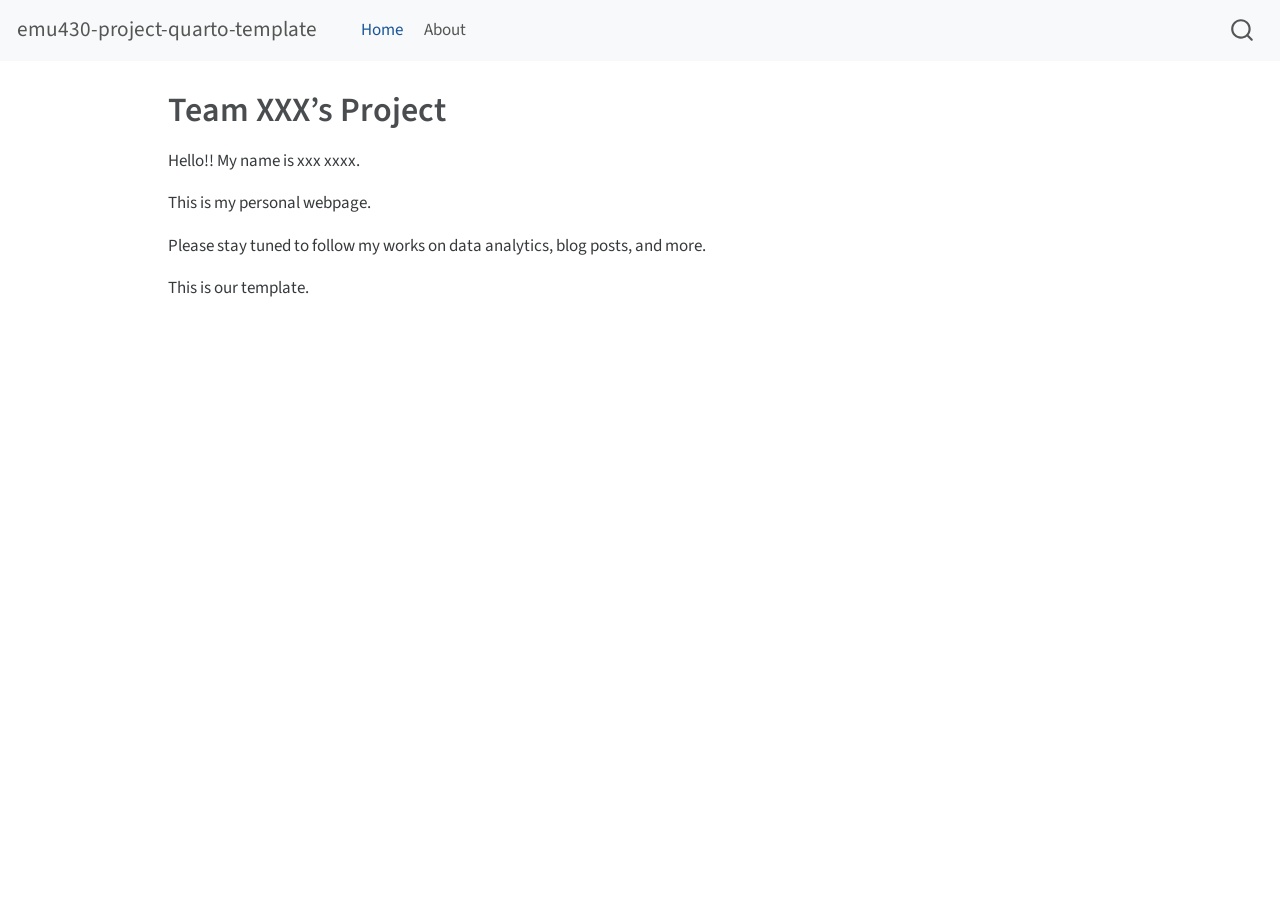
<file: _site/index.html>
<!DOCTYPE html>
<html xmlns="http://www.w3.org/1999/xhtml" lang="en" xml:lang="en"><head>

<meta charset="utf-8">
<meta name="generator" content="quarto-1.3.450">

<meta name="viewport" content="width=device-width, initial-scale=1.0, user-scalable=yes">


<title>emu430-project-quarto-template - Team XXX’s Project</title>
<style>
code{white-space: pre-wrap;}
span.smallcaps{font-variant: small-caps;}
div.columns{display: flex; gap: min(4vw, 1.5em);}
div.column{flex: auto; overflow-x: auto;}
div.hanging-indent{margin-left: 1.5em; text-indent: -1.5em;}
ul.task-list{list-style: none;}
ul.task-list li input[type="checkbox"] {
  width: 0.8em;
  margin: 0 0.8em 0.2em -1em; /* quarto-specific, see https://github.com/quarto-dev/quarto-cli/issues/4556 */ 
  vertical-align: middle;
}
</style>


<script src="site_libs/quarto-nav/quarto-nav.js"></script>
<script src="site_libs/quarto-nav/headroom.min.js"></script>
<script src="site_libs/clipboard/clipboard.min.js"></script>
<script src="site_libs/quarto-search/autocomplete.umd.js"></script>
<script src="site_libs/quarto-search/fuse.min.js"></script>
<script src="site_libs/quarto-search/quarto-search.js"></script>
<meta name="quarto:offset" content="./">
<script src="site_libs/quarto-html/quarto.js"></script>
<script src="site_libs/quarto-html/popper.min.js"></script>
<script src="site_libs/quarto-html/tippy.umd.min.js"></script>
<script src="site_libs/quarto-html/anchor.min.js"></script>
<link href="site_libs/quarto-html/tippy.css" rel="stylesheet">
<link href="site_libs/quarto-html/quarto-syntax-highlighting.css" rel="stylesheet" id="quarto-text-highlighting-styles">
<script src="site_libs/bootstrap/bootstrap.min.js"></script>
<link href="site_libs/bootstrap/bootstrap-icons.css" rel="stylesheet">
<link href="site_libs/bootstrap/bootstrap.min.css" rel="stylesheet" id="quarto-bootstrap" data-mode="light">
<script id="quarto-search-options" type="application/json">{
  "location": "navbar",
  "copy-button": false,
  "collapse-after": 3,
  "panel-placement": "end",
  "type": "overlay",
  "limit": 20,
  "language": {
    "search-no-results-text": "No results",
    "search-matching-documents-text": "matching documents",
    "search-copy-link-title": "Copy link to search",
    "search-hide-matches-text": "Hide additional matches",
    "search-more-match-text": "more match in this document",
    "search-more-matches-text": "more matches in this document",
    "search-clear-button-title": "Clear",
    "search-detached-cancel-button-title": "Cancel",
    "search-submit-button-title": "Submit",
    "search-label": "Search"
  }
}</script>


<link rel="stylesheet" href="styles.css">
</head>

<body class="nav-fixed">

<div id="quarto-search-results"></div>
  <header id="quarto-header" class="headroom fixed-top">
    <nav class="navbar navbar-expand-lg navbar-dark ">
      <div class="navbar-container container-fluid">
      <div class="navbar-brand-container">
    <a class="navbar-brand" href="./index.html">
    <span class="navbar-title">emu430-project-quarto-template</span>
    </a>
  </div>
            <div id="quarto-search" class="" title="Search"></div>
          <button class="navbar-toggler" type="button" data-bs-toggle="collapse" data-bs-target="#navbarCollapse" aria-controls="navbarCollapse" aria-expanded="false" aria-label="Toggle navigation" onclick="if (window.quartoToggleHeadroom) { window.quartoToggleHeadroom(); }">
  <span class="navbar-toggler-icon"></span>
</button>
          <div class="collapse navbar-collapse" id="navbarCollapse">
            <ul class="navbar-nav navbar-nav-scroll me-auto">
  <li class="nav-item">
    <a class="nav-link active" href="./index.html" rel="" target="" aria-current="page">
 <span class="menu-text">Home</span></a>
  </li>  
  <li class="nav-item">
    <a class="nav-link" href="./about.html" rel="" target="">
 <span class="menu-text">About</span></a>
  </li>  
</ul>
            <div class="quarto-navbar-tools ms-auto">
</div>
          </div> <!-- /navcollapse -->
      </div> <!-- /container-fluid -->
    </nav>
</header>
<!-- content -->
<div id="quarto-content" class="quarto-container page-columns page-rows-contents page-layout-article page-navbar">
<!-- sidebar -->
<!-- margin-sidebar -->
    <div id="quarto-margin-sidebar" class="sidebar margin-sidebar">
        
    </div>
<!-- main -->
<main class="content" id="quarto-document-content">

<header id="title-block-header" class="quarto-title-block default">
<div class="quarto-title">
<h1 class="title">Team XXX’s Project</h1>
</div>



<div class="quarto-title-meta">

    
  
    
  </div>
  

</header>

<p>Hello!! My name is xxx xxxx.</p>
<p>This is my personal webpage.</p>
<p>Please stay tuned to follow my works on data analytics, blog posts, and more.</p>
<p>This is our template.</p>



</main> <!-- /main -->
<script id="quarto-html-after-body" type="application/javascript">
window.document.addEventListener("DOMContentLoaded", function (event) {
  const toggleBodyColorMode = (bsSheetEl) => {
    const mode = bsSheetEl.getAttribute("data-mode");
    const bodyEl = window.document.querySelector("body");
    if (mode === "dark") {
      bodyEl.classList.add("quarto-dark");
      bodyEl.classList.remove("quarto-light");
    } else {
      bodyEl.classList.add("quarto-light");
      bodyEl.classList.remove("quarto-dark");
    }
  }
  const toggleBodyColorPrimary = () => {
    const bsSheetEl = window.document.querySelector("link#quarto-bootstrap");
    if (bsSheetEl) {
      toggleBodyColorMode(bsSheetEl);
    }
  }
  toggleBodyColorPrimary();  
  const icon = "";
  const anchorJS = new window.AnchorJS();
  anchorJS.options = {
    placement: 'right',
    icon: icon
  };
  anchorJS.add('.anchored');
  const isCodeAnnotation = (el) => {
    for (const clz of el.classList) {
      if (clz.startsWith('code-annotation-')) {                     
        return true;
      }
    }
    return false;
  }
  const clipboard = new window.ClipboardJS('.code-copy-button', {
    text: function(trigger) {
      const codeEl = trigger.previousElementSibling.cloneNode(true);
      for (const childEl of codeEl.children) {
        if (isCodeAnnotation(childEl)) {
          childEl.remove();
        }
      }
      return codeEl.innerText;
    }
  });
  clipboard.on('success', function(e) {
    // button target
    const button = e.trigger;
    // don't keep focus
    button.blur();
    // flash "checked"
    button.classList.add('code-copy-button-checked');
    var currentTitle = button.getAttribute("title");
    button.setAttribute("title", "Copied!");
    let tooltip;
    if (window.bootstrap) {
      button.setAttribute("data-bs-toggle", "tooltip");
      button.setAttribute("data-bs-placement", "left");
      button.setAttribute("data-bs-title", "Copied!");
      tooltip = new bootstrap.Tooltip(button, 
        { trigger: "manual", 
          customClass: "code-copy-button-tooltip",
          offset: [0, -8]});
      tooltip.show();    
    }
    setTimeout(function() {
      if (tooltip) {
        tooltip.hide();
        button.removeAttribute("data-bs-title");
        button.removeAttribute("data-bs-toggle");
        button.removeAttribute("data-bs-placement");
      }
      button.setAttribute("title", currentTitle);
      button.classList.remove('code-copy-button-checked');
    }, 1000);
    // clear code selection
    e.clearSelection();
  });
  function tippyHover(el, contentFn) {
    const config = {
      allowHTML: true,
      content: contentFn,
      maxWidth: 500,
      delay: 100,
      arrow: false,
      appendTo: function(el) {
          return el.parentElement;
      },
      interactive: true,
      interactiveBorder: 10,
      theme: 'quarto',
      placement: 'bottom-start'
    };
    window.tippy(el, config); 
  }
  const noterefs = window.document.querySelectorAll('a[role="doc-noteref"]');
  for (var i=0; i<noterefs.length; i++) {
    const ref = noterefs[i];
    tippyHover(ref, function() {
      // use id or data attribute instead here
      let href = ref.getAttribute('data-footnote-href') || ref.getAttribute('href');
      try { href = new URL(href).hash; } catch {}
      const id = href.replace(/^#\/?/, "");
      const note = window.document.getElementById(id);
      return note.innerHTML;
    });
  }
      let selectedAnnoteEl;
      const selectorForAnnotation = ( cell, annotation) => {
        let cellAttr = 'data-code-cell="' + cell + '"';
        let lineAttr = 'data-code-annotation="' +  annotation + '"';
        const selector = 'span[' + cellAttr + '][' + lineAttr + ']';
        return selector;
      }
      const selectCodeLines = (annoteEl) => {
        const doc = window.document;
        const targetCell = annoteEl.getAttribute("data-target-cell");
        const targetAnnotation = annoteEl.getAttribute("data-target-annotation");
        const annoteSpan = window.document.querySelector(selectorForAnnotation(targetCell, targetAnnotation));
        const lines = annoteSpan.getAttribute("data-code-lines").split(",");
        const lineIds = lines.map((line) => {
          return targetCell + "-" + line;
        })
        let top = null;
        let height = null;
        let parent = null;
        if (lineIds.length > 0) {
            //compute the position of the single el (top and bottom and make a div)
            const el = window.document.getElementById(lineIds[0]);
            top = el.offsetTop;
            height = el.offsetHeight;
            parent = el.parentElement.parentElement;
          if (lineIds.length > 1) {
            const lastEl = window.document.getElementById(lineIds[lineIds.length - 1]);
            const bottom = lastEl.offsetTop + lastEl.offsetHeight;
            height = bottom - top;
          }
          if (top !== null && height !== null && parent !== null) {
            // cook up a div (if necessary) and position it 
            let div = window.document.getElementById("code-annotation-line-highlight");
            if (div === null) {
              div = window.document.createElement("div");
              div.setAttribute("id", "code-annotation-line-highlight");
              div.style.position = 'absolute';
              parent.appendChild(div);
            }
            div.style.top = top - 2 + "px";
            div.style.height = height + 4 + "px";
            let gutterDiv = window.document.getElementById("code-annotation-line-highlight-gutter");
            if (gutterDiv === null) {
              gutterDiv = window.document.createElement("div");
              gutterDiv.setAttribute("id", "code-annotation-line-highlight-gutter");
              gutterDiv.style.position = 'absolute';
              const codeCell = window.document.getElementById(targetCell);
              const gutter = codeCell.querySelector('.code-annotation-gutter');
              gutter.appendChild(gutterDiv);
            }
            gutterDiv.style.top = top - 2 + "px";
            gutterDiv.style.height = height + 4 + "px";
          }
          selectedAnnoteEl = annoteEl;
        }
      };
      const unselectCodeLines = () => {
        const elementsIds = ["code-annotation-line-highlight", "code-annotation-line-highlight-gutter"];
        elementsIds.forEach((elId) => {
          const div = window.document.getElementById(elId);
          if (div) {
            div.remove();
          }
        });
        selectedAnnoteEl = undefined;
      };
      // Attach click handler to the DT
      const annoteDls = window.document.querySelectorAll('dt[data-target-cell]');
      for (const annoteDlNode of annoteDls) {
        annoteDlNode.addEventListener('click', (event) => {
          const clickedEl = event.target;
          if (clickedEl !== selectedAnnoteEl) {
            unselectCodeLines();
            const activeEl = window.document.querySelector('dt[data-target-cell].code-annotation-active');
            if (activeEl) {
              activeEl.classList.remove('code-annotation-active');
            }
            selectCodeLines(clickedEl);
            clickedEl.classList.add('code-annotation-active');
          } else {
            // Unselect the line
            unselectCodeLines();
            clickedEl.classList.remove('code-annotation-active');
          }
        });
      }
  const findCites = (el) => {
    const parentEl = el.parentElement;
    if (parentEl) {
      const cites = parentEl.dataset.cites;
      if (cites) {
        return {
          el,
          cites: cites.split(' ')
        };
      } else {
        return findCites(el.parentElement)
      }
    } else {
      return undefined;
    }
  };
  var bibliorefs = window.document.querySelectorAll('a[role="doc-biblioref"]');
  for (var i=0; i<bibliorefs.length; i++) {
    const ref = bibliorefs[i];
    const citeInfo = findCites(ref);
    if (citeInfo) {
      tippyHover(citeInfo.el, function() {
        var popup = window.document.createElement('div');
        citeInfo.cites.forEach(function(cite) {
          var citeDiv = window.document.createElement('div');
          citeDiv.classList.add('hanging-indent');
          citeDiv.classList.add('csl-entry');
          var biblioDiv = window.document.getElementById('ref-' + cite);
          if (biblioDiv) {
            citeDiv.innerHTML = biblioDiv.innerHTML;
          }
          popup.appendChild(citeDiv);
        });
        return popup.innerHTML;
      });
    }
  }
});
</script>
</div> <!-- /content -->



</body></html>
</file>
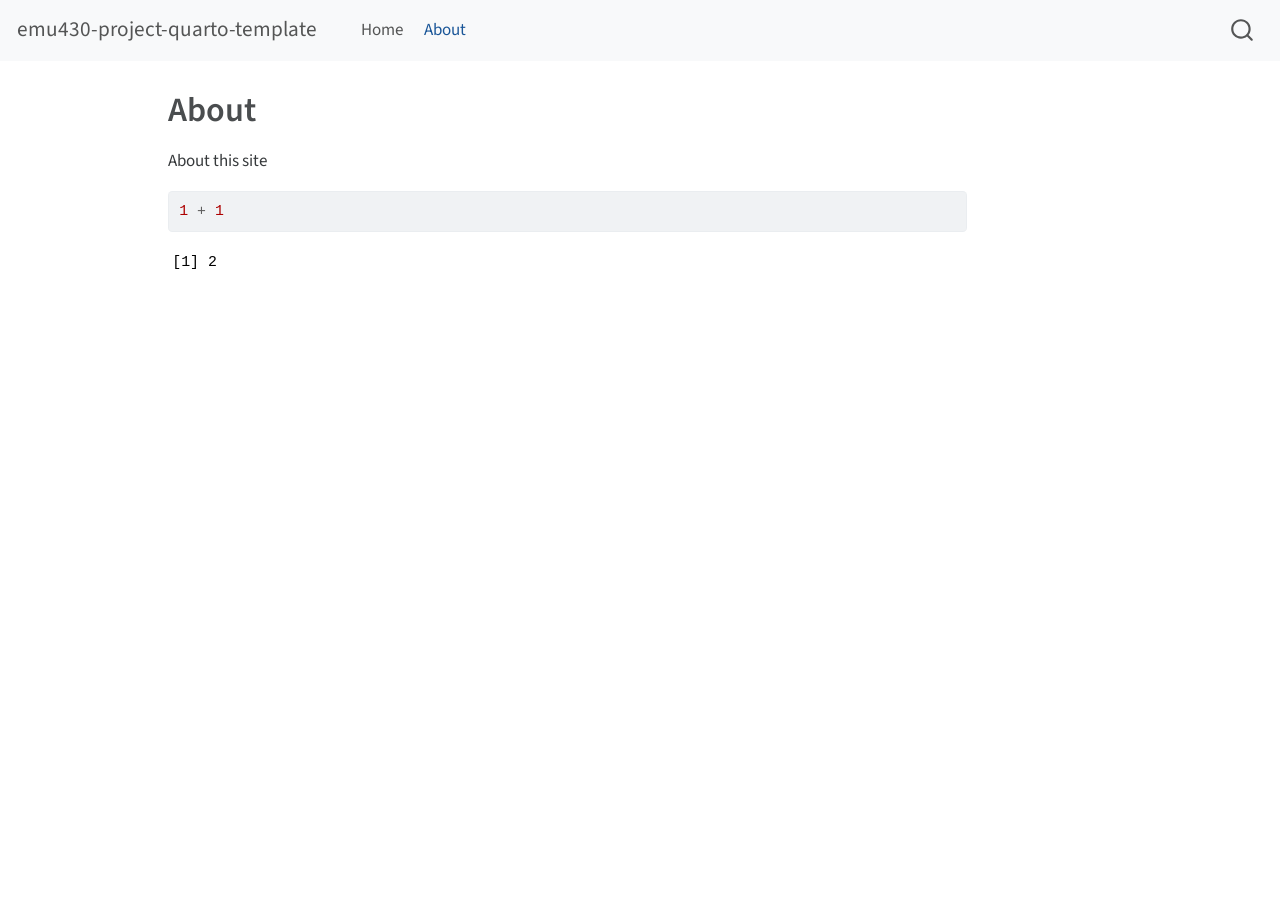
<file: _site/about.html>
<!DOCTYPE html>
<html xmlns="http://www.w3.org/1999/xhtml" lang="en" xml:lang="en"><head>

<meta charset="utf-8">
<meta name="generator" content="quarto-1.3.450">

<meta name="viewport" content="width=device-width, initial-scale=1.0, user-scalable=yes">


<title>emu430-project-quarto-template - About</title>
<style>
code{white-space: pre-wrap;}
span.smallcaps{font-variant: small-caps;}
div.columns{display: flex; gap: min(4vw, 1.5em);}
div.column{flex: auto; overflow-x: auto;}
div.hanging-indent{margin-left: 1.5em; text-indent: -1.5em;}
ul.task-list{list-style: none;}
ul.task-list li input[type="checkbox"] {
  width: 0.8em;
  margin: 0 0.8em 0.2em -1em; /* quarto-specific, see https://github.com/quarto-dev/quarto-cli/issues/4556 */ 
  vertical-align: middle;
}
/* CSS for syntax highlighting */
pre > code.sourceCode { white-space: pre; position: relative; }
pre > code.sourceCode > span { display: inline-block; line-height: 1.25; }
pre > code.sourceCode > span:empty { height: 1.2em; }
.sourceCode { overflow: visible; }
code.sourceCode > span { color: inherit; text-decoration: inherit; }
div.sourceCode { margin: 1em 0; }
pre.sourceCode { margin: 0; }
@media screen {
div.sourceCode { overflow: auto; }
}
@media print {
pre > code.sourceCode { white-space: pre-wrap; }
pre > code.sourceCode > span { text-indent: -5em; padding-left: 5em; }
}
pre.numberSource code
  { counter-reset: source-line 0; }
pre.numberSource code > span
  { position: relative; left: -4em; counter-increment: source-line; }
pre.numberSource code > span > a:first-child::before
  { content: counter(source-line);
    position: relative; left: -1em; text-align: right; vertical-align: baseline;
    border: none; display: inline-block;
    -webkit-touch-callout: none; -webkit-user-select: none;
    -khtml-user-select: none; -moz-user-select: none;
    -ms-user-select: none; user-select: none;
    padding: 0 4px; width: 4em;
  }
pre.numberSource { margin-left: 3em;  padding-left: 4px; }
div.sourceCode
  {   }
@media screen {
pre > code.sourceCode > span > a:first-child::before { text-decoration: underline; }
}
</style>


<script src="site_libs/quarto-nav/quarto-nav.js"></script>
<script src="site_libs/quarto-nav/headroom.min.js"></script>
<script src="site_libs/clipboard/clipboard.min.js"></script>
<script src="site_libs/quarto-search/autocomplete.umd.js"></script>
<script src="site_libs/quarto-search/fuse.min.js"></script>
<script src="site_libs/quarto-search/quarto-search.js"></script>
<meta name="quarto:offset" content="./">
<script src="site_libs/quarto-html/quarto.js"></script>
<script src="site_libs/quarto-html/popper.min.js"></script>
<script src="site_libs/quarto-html/tippy.umd.min.js"></script>
<script src="site_libs/quarto-html/anchor.min.js"></script>
<link href="site_libs/quarto-html/tippy.css" rel="stylesheet">
<link href="site_libs/quarto-html/quarto-syntax-highlighting.css" rel="stylesheet" id="quarto-text-highlighting-styles">
<script src="site_libs/bootstrap/bootstrap.min.js"></script>
<link href="site_libs/bootstrap/bootstrap-icons.css" rel="stylesheet">
<link href="site_libs/bootstrap/bootstrap.min.css" rel="stylesheet" id="quarto-bootstrap" data-mode="light">
<script id="quarto-search-options" type="application/json">{
  "location": "navbar",
  "copy-button": false,
  "collapse-after": 3,
  "panel-placement": "end",
  "type": "overlay",
  "limit": 20,
  "language": {
    "search-no-results-text": "No results",
    "search-matching-documents-text": "matching documents",
    "search-copy-link-title": "Copy link to search",
    "search-hide-matches-text": "Hide additional matches",
    "search-more-match-text": "more match in this document",
    "search-more-matches-text": "more matches in this document",
    "search-clear-button-title": "Clear",
    "search-detached-cancel-button-title": "Cancel",
    "search-submit-button-title": "Submit",
    "search-label": "Search"
  }
}</script>


<link rel="stylesheet" href="styles.css">
</head>

<body class="nav-fixed">

<div id="quarto-search-results"></div>
  <header id="quarto-header" class="headroom fixed-top">
    <nav class="navbar navbar-expand-lg navbar-dark ">
      <div class="navbar-container container-fluid">
      <div class="navbar-brand-container">
    <a class="navbar-brand" href="./index.html">
    <span class="navbar-title">emu430-project-quarto-template</span>
    </a>
  </div>
            <div id="quarto-search" class="" title="Search"></div>
          <button class="navbar-toggler" type="button" data-bs-toggle="collapse" data-bs-target="#navbarCollapse" aria-controls="navbarCollapse" aria-expanded="false" aria-label="Toggle navigation" onclick="if (window.quartoToggleHeadroom) { window.quartoToggleHeadroom(); }">
  <span class="navbar-toggler-icon"></span>
</button>
          <div class="collapse navbar-collapse" id="navbarCollapse">
            <ul class="navbar-nav navbar-nav-scroll me-auto">
  <li class="nav-item">
    <a class="nav-link" href="./index.html" rel="" target="">
 <span class="menu-text">Home</span></a>
  </li>  
  <li class="nav-item">
    <a class="nav-link active" href="./about.html" rel="" target="" aria-current="page">
 <span class="menu-text">About</span></a>
  </li>  
</ul>
            <div class="quarto-navbar-tools ms-auto">
</div>
          </div> <!-- /navcollapse -->
      </div> <!-- /container-fluid -->
    </nav>
</header>
<!-- content -->
<div id="quarto-content" class="quarto-container page-columns page-rows-contents page-layout-article page-navbar">
<!-- sidebar -->
<!-- margin-sidebar -->
    <div id="quarto-margin-sidebar" class="sidebar margin-sidebar">
        
    </div>
<!-- main -->
<main class="content" id="quarto-document-content">

<header id="title-block-header" class="quarto-title-block default">
<div class="quarto-title">
<h1 class="title">About</h1>
</div>



<div class="quarto-title-meta">

    
  
    
  </div>
  

</header>

<p>About this site</p>
<div class="cell">
<div class="sourceCode cell-code" id="cb1"><pre class="sourceCode r code-with-copy"><code class="sourceCode r"><span id="cb1-1"><a href="#cb1-1" aria-hidden="true" tabindex="-1"></a><span class="dv">1</span> <span class="sc">+</span> <span class="dv">1</span></span></code><button title="Copy to Clipboard" class="code-copy-button"><i class="bi"></i></button></pre></div>
<div class="cell-output cell-output-stdout">
<pre><code>[1] 2</code></pre>
</div>
</div>



</main> <!-- /main -->
<script id="quarto-html-after-body" type="application/javascript">
window.document.addEventListener("DOMContentLoaded", function (event) {
  const toggleBodyColorMode = (bsSheetEl) => {
    const mode = bsSheetEl.getAttribute("data-mode");
    const bodyEl = window.document.querySelector("body");
    if (mode === "dark") {
      bodyEl.classList.add("quarto-dark");
      bodyEl.classList.remove("quarto-light");
    } else {
      bodyEl.classList.add("quarto-light");
      bodyEl.classList.remove("quarto-dark");
    }
  }
  const toggleBodyColorPrimary = () => {
    const bsSheetEl = window.document.querySelector("link#quarto-bootstrap");
    if (bsSheetEl) {
      toggleBodyColorMode(bsSheetEl);
    }
  }
  toggleBodyColorPrimary();  
  const icon = "";
  const anchorJS = new window.AnchorJS();
  anchorJS.options = {
    placement: 'right',
    icon: icon
  };
  anchorJS.add('.anchored');
  const isCodeAnnotation = (el) => {
    for (const clz of el.classList) {
      if (clz.startsWith('code-annotation-')) {                     
        return true;
      }
    }
    return false;
  }
  const clipboard = new window.ClipboardJS('.code-copy-button', {
    text: function(trigger) {
      const codeEl = trigger.previousElementSibling.cloneNode(true);
      for (const childEl of codeEl.children) {
        if (isCodeAnnotation(childEl)) {
          childEl.remove();
        }
      }
      return codeEl.innerText;
    }
  });
  clipboard.on('success', function(e) {
    // button target
    const button = e.trigger;
    // don't keep focus
    button.blur();
    // flash "checked"
    button.classList.add('code-copy-button-checked');
    var currentTitle = button.getAttribute("title");
    button.setAttribute("title", "Copied!");
    let tooltip;
    if (window.bootstrap) {
      button.setAttribute("data-bs-toggle", "tooltip");
      button.setAttribute("data-bs-placement", "left");
      button.setAttribute("data-bs-title", "Copied!");
      tooltip = new bootstrap.Tooltip(button, 
        { trigger: "manual", 
          customClass: "code-copy-button-tooltip",
          offset: [0, -8]});
      tooltip.show();    
    }
    setTimeout(function() {
      if (tooltip) {
        tooltip.hide();
        button.removeAttribute("data-bs-title");
        button.removeAttribute("data-bs-toggle");
        button.removeAttribute("data-bs-placement");
      }
      button.setAttribute("title", currentTitle);
      button.classList.remove('code-copy-button-checked');
    }, 1000);
    // clear code selection
    e.clearSelection();
  });
  function tippyHover(el, contentFn) {
    const config = {
      allowHTML: true,
      content: contentFn,
      maxWidth: 500,
      delay: 100,
      arrow: false,
      appendTo: function(el) {
          return el.parentElement;
      },
      interactive: true,
      interactiveBorder: 10,
      theme: 'quarto',
      placement: 'bottom-start'
    };
    window.tippy(el, config); 
  }
  const noterefs = window.document.querySelectorAll('a[role="doc-noteref"]');
  for (var i=0; i<noterefs.length; i++) {
    const ref = noterefs[i];
    tippyHover(ref, function() {
      // use id or data attribute instead here
      let href = ref.getAttribute('data-footnote-href') || ref.getAttribute('href');
      try { href = new URL(href).hash; } catch {}
      const id = href.replace(/^#\/?/, "");
      const note = window.document.getElementById(id);
      return note.innerHTML;
    });
  }
      let selectedAnnoteEl;
      const selectorForAnnotation = ( cell, annotation) => {
        let cellAttr = 'data-code-cell="' + cell + '"';
        let lineAttr = 'data-code-annotation="' +  annotation + '"';
        const selector = 'span[' + cellAttr + '][' + lineAttr + ']';
        return selector;
      }
      const selectCodeLines = (annoteEl) => {
        const doc = window.document;
        const targetCell = annoteEl.getAttribute("data-target-cell");
        const targetAnnotation = annoteEl.getAttribute("data-target-annotation");
        const annoteSpan = window.document.querySelector(selectorForAnnotation(targetCell, targetAnnotation));
        const lines = annoteSpan.getAttribute("data-code-lines").split(",");
        const lineIds = lines.map((line) => {
          return targetCell + "-" + line;
        })
        let top = null;
        let height = null;
        let parent = null;
        if (lineIds.length > 0) {
            //compute the position of the single el (top and bottom and make a div)
            const el = window.document.getElementById(lineIds[0]);
            top = el.offsetTop;
            height = el.offsetHeight;
            parent = el.parentElement.parentElement;
          if (lineIds.length > 1) {
            const lastEl = window.document.getElementById(lineIds[lineIds.length - 1]);
            const bottom = lastEl.offsetTop + lastEl.offsetHeight;
            height = bottom - top;
          }
          if (top !== null && height !== null && parent !== null) {
            // cook up a div (if necessary) and position it 
            let div = window.document.getElementById("code-annotation-line-highlight");
            if (div === null) {
              div = window.document.createElement("div");
              div.setAttribute("id", "code-annotation-line-highlight");
              div.style.position = 'absolute';
              parent.appendChild(div);
            }
            div.style.top = top - 2 + "px";
            div.style.height = height + 4 + "px";
            let gutterDiv = window.document.getElementById("code-annotation-line-highlight-gutter");
            if (gutterDiv === null) {
              gutterDiv = window.document.createElement("div");
              gutterDiv.setAttribute("id", "code-annotation-line-highlight-gutter");
              gutterDiv.style.position = 'absolute';
              const codeCell = window.document.getElementById(targetCell);
              const gutter = codeCell.querySelector('.code-annotation-gutter');
              gutter.appendChild(gutterDiv);
            }
            gutterDiv.style.top = top - 2 + "px";
            gutterDiv.style.height = height + 4 + "px";
          }
          selectedAnnoteEl = annoteEl;
        }
      };
      const unselectCodeLines = () => {
        const elementsIds = ["code-annotation-line-highlight", "code-annotation-line-highlight-gutter"];
        elementsIds.forEach((elId) => {
          const div = window.document.getElementById(elId);
          if (div) {
            div.remove();
          }
        });
        selectedAnnoteEl = undefined;
      };
      // Attach click handler to the DT
      const annoteDls = window.document.querySelectorAll('dt[data-target-cell]');
      for (const annoteDlNode of annoteDls) {
        annoteDlNode.addEventListener('click', (event) => {
          const clickedEl = event.target;
          if (clickedEl !== selectedAnnoteEl) {
            unselectCodeLines();
            const activeEl = window.document.querySelector('dt[data-target-cell].code-annotation-active');
            if (activeEl) {
              activeEl.classList.remove('code-annotation-active');
            }
            selectCodeLines(clickedEl);
            clickedEl.classList.add('code-annotation-active');
          } else {
            // Unselect the line
            unselectCodeLines();
            clickedEl.classList.remove('code-annotation-active');
          }
        });
      }
  const findCites = (el) => {
    const parentEl = el.parentElement;
    if (parentEl) {
      const cites = parentEl.dataset.cites;
      if (cites) {
        return {
          el,
          cites: cites.split(' ')
        };
      } else {
        return findCites(el.parentElement)
      }
    } else {
      return undefined;
    }
  };
  var bibliorefs = window.document.querySelectorAll('a[role="doc-biblioref"]');
  for (var i=0; i<bibliorefs.length; i++) {
    const ref = bibliorefs[i];
    const citeInfo = findCites(ref);
    if (citeInfo) {
      tippyHover(citeInfo.el, function() {
        var popup = window.document.createElement('div');
        citeInfo.cites.forEach(function(cite) {
          var citeDiv = window.document.createElement('div');
          citeDiv.classList.add('hanging-indent');
          citeDiv.classList.add('csl-entry');
          var biblioDiv = window.document.getElementById('ref-' + cite);
          if (biblioDiv) {
            citeDiv.innerHTML = biblioDiv.innerHTML;
          }
          popup.appendChild(citeDiv);
        });
        return popup.innerHTML;
      });
    }
  }
});
</script>
</div> <!-- /content -->



</body></html>
</file>
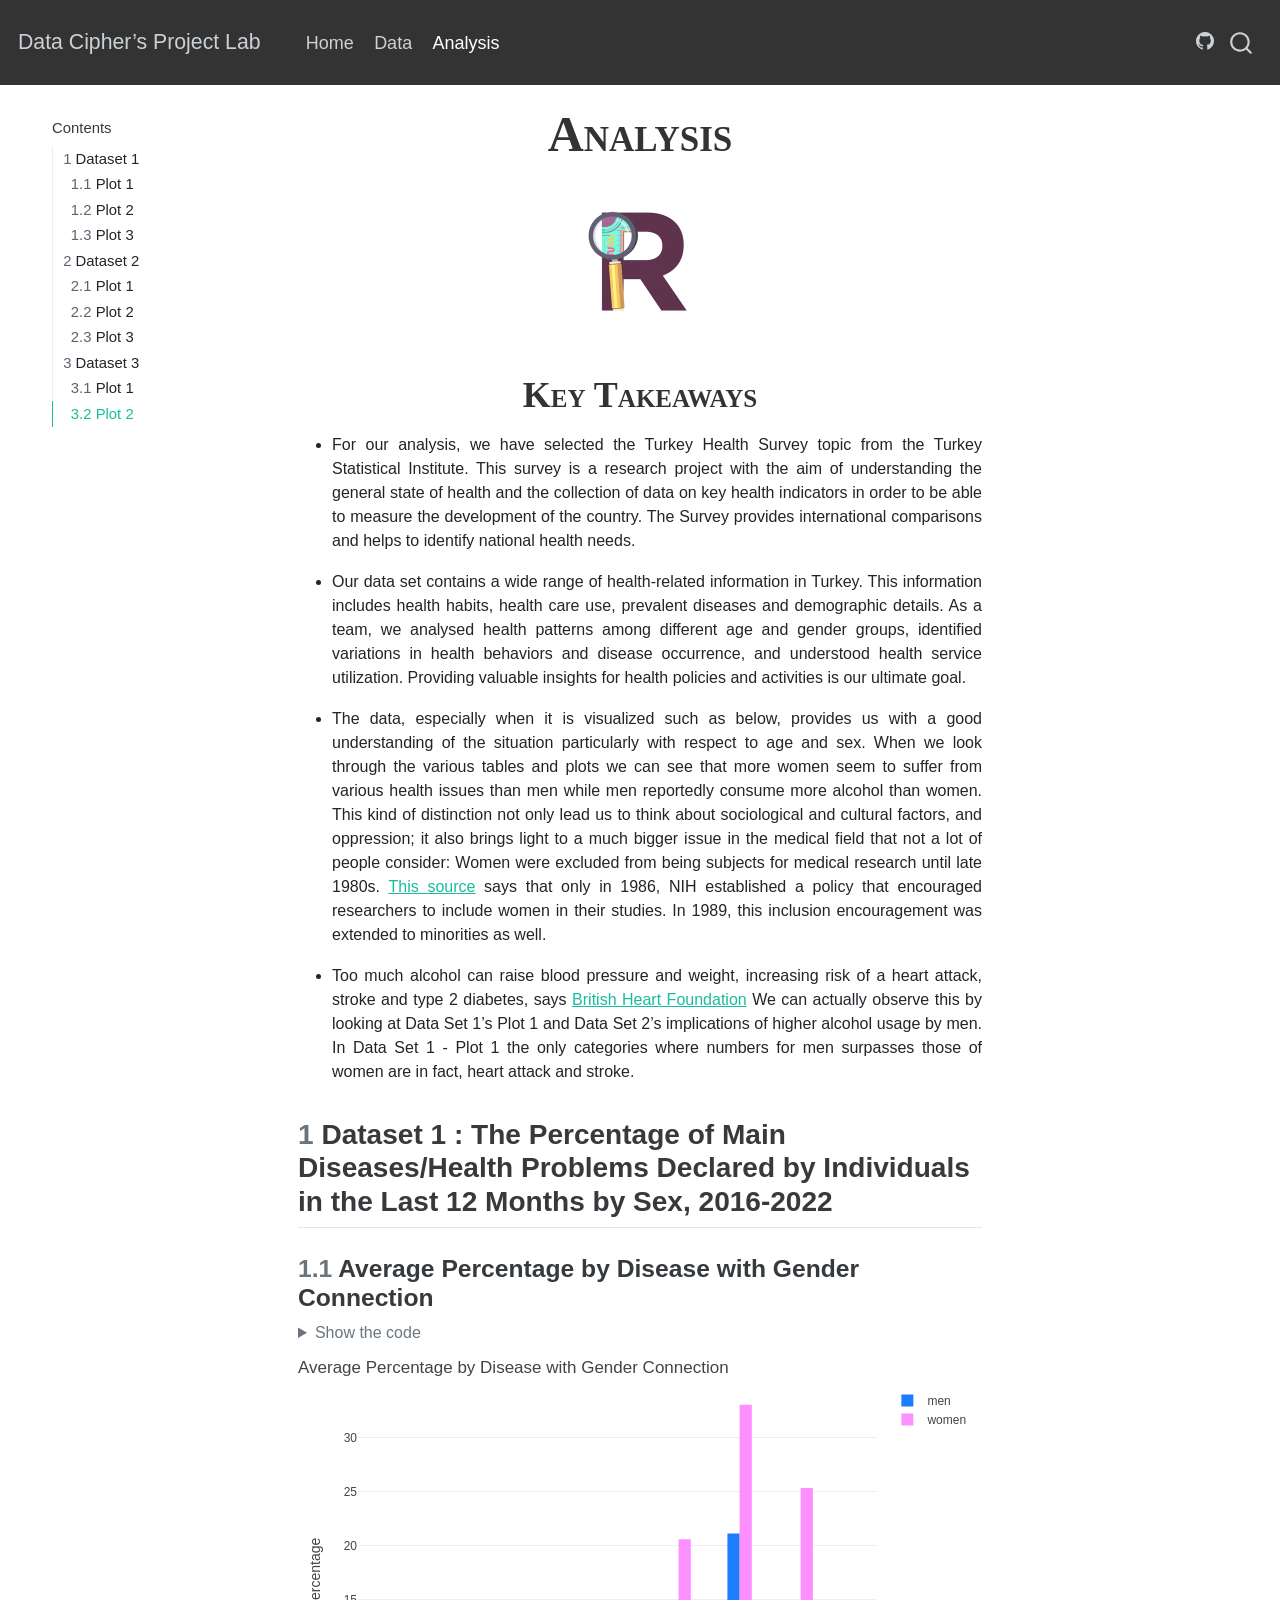
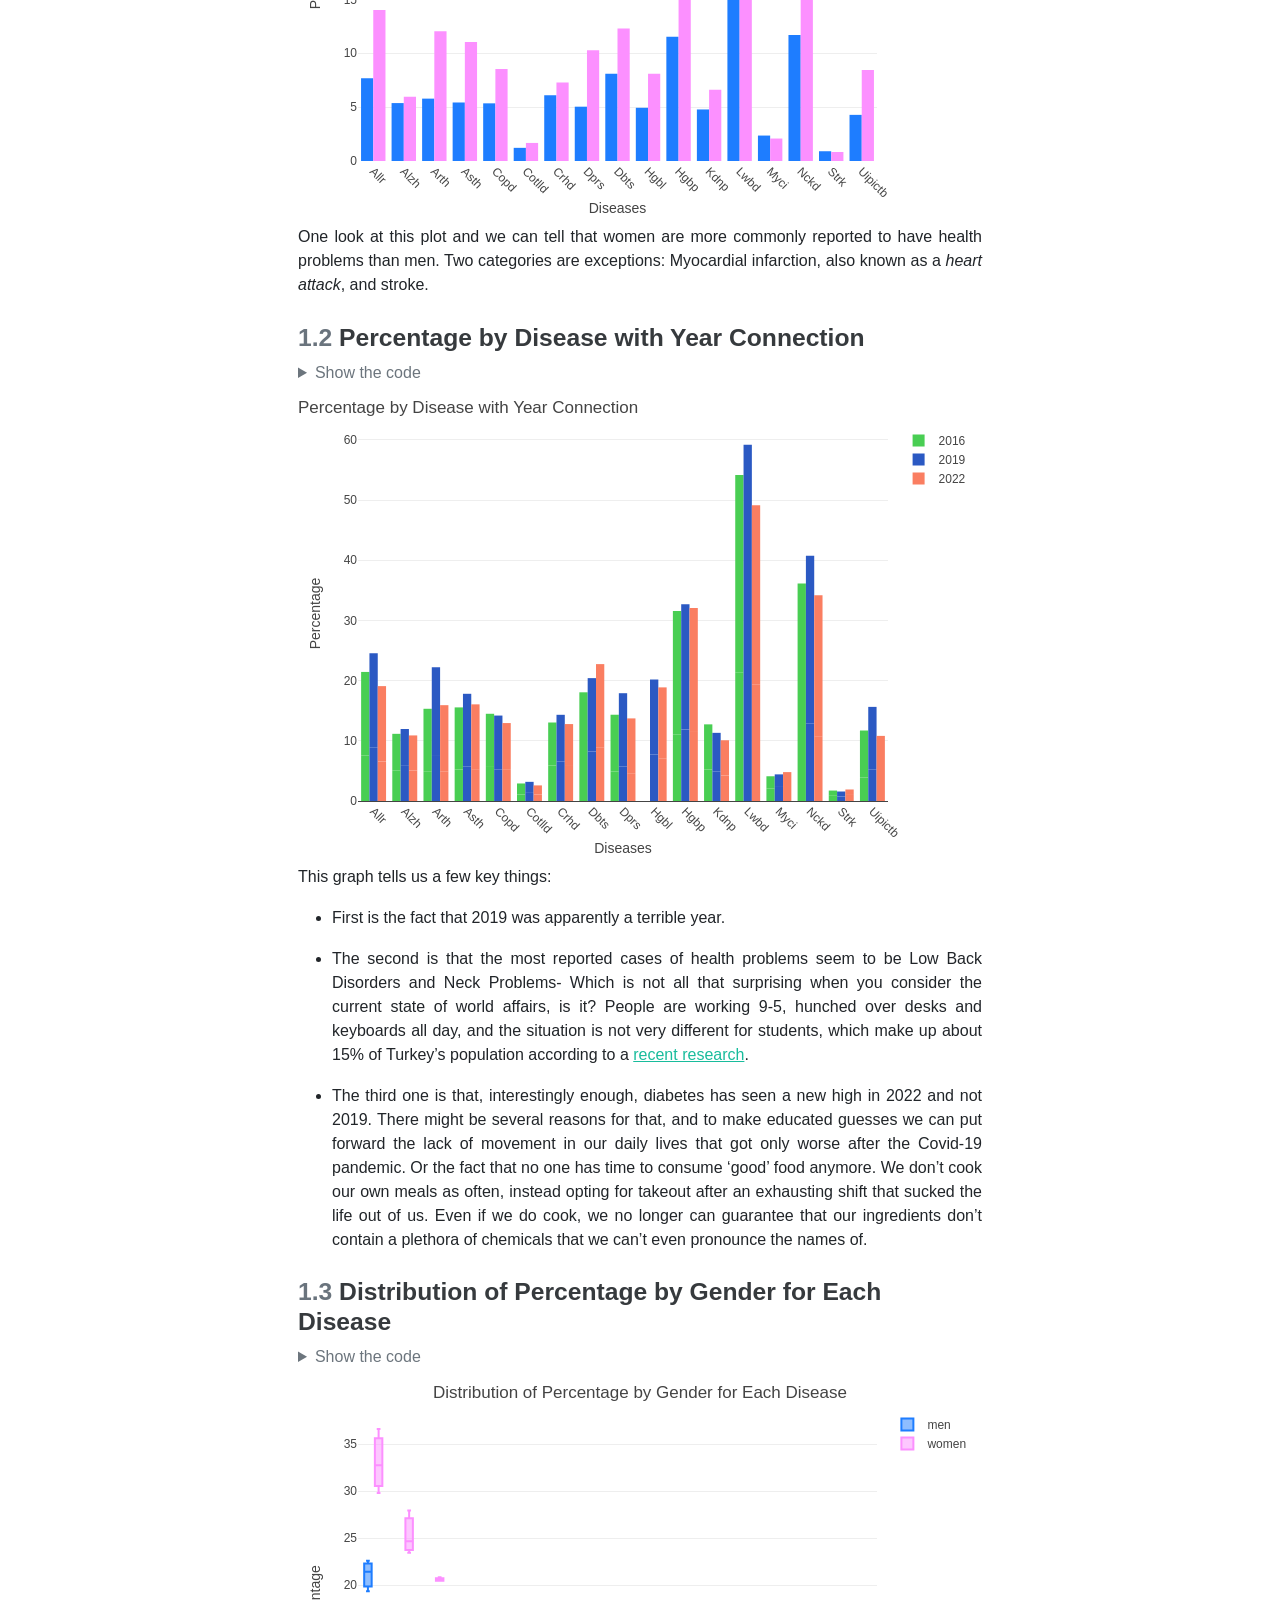
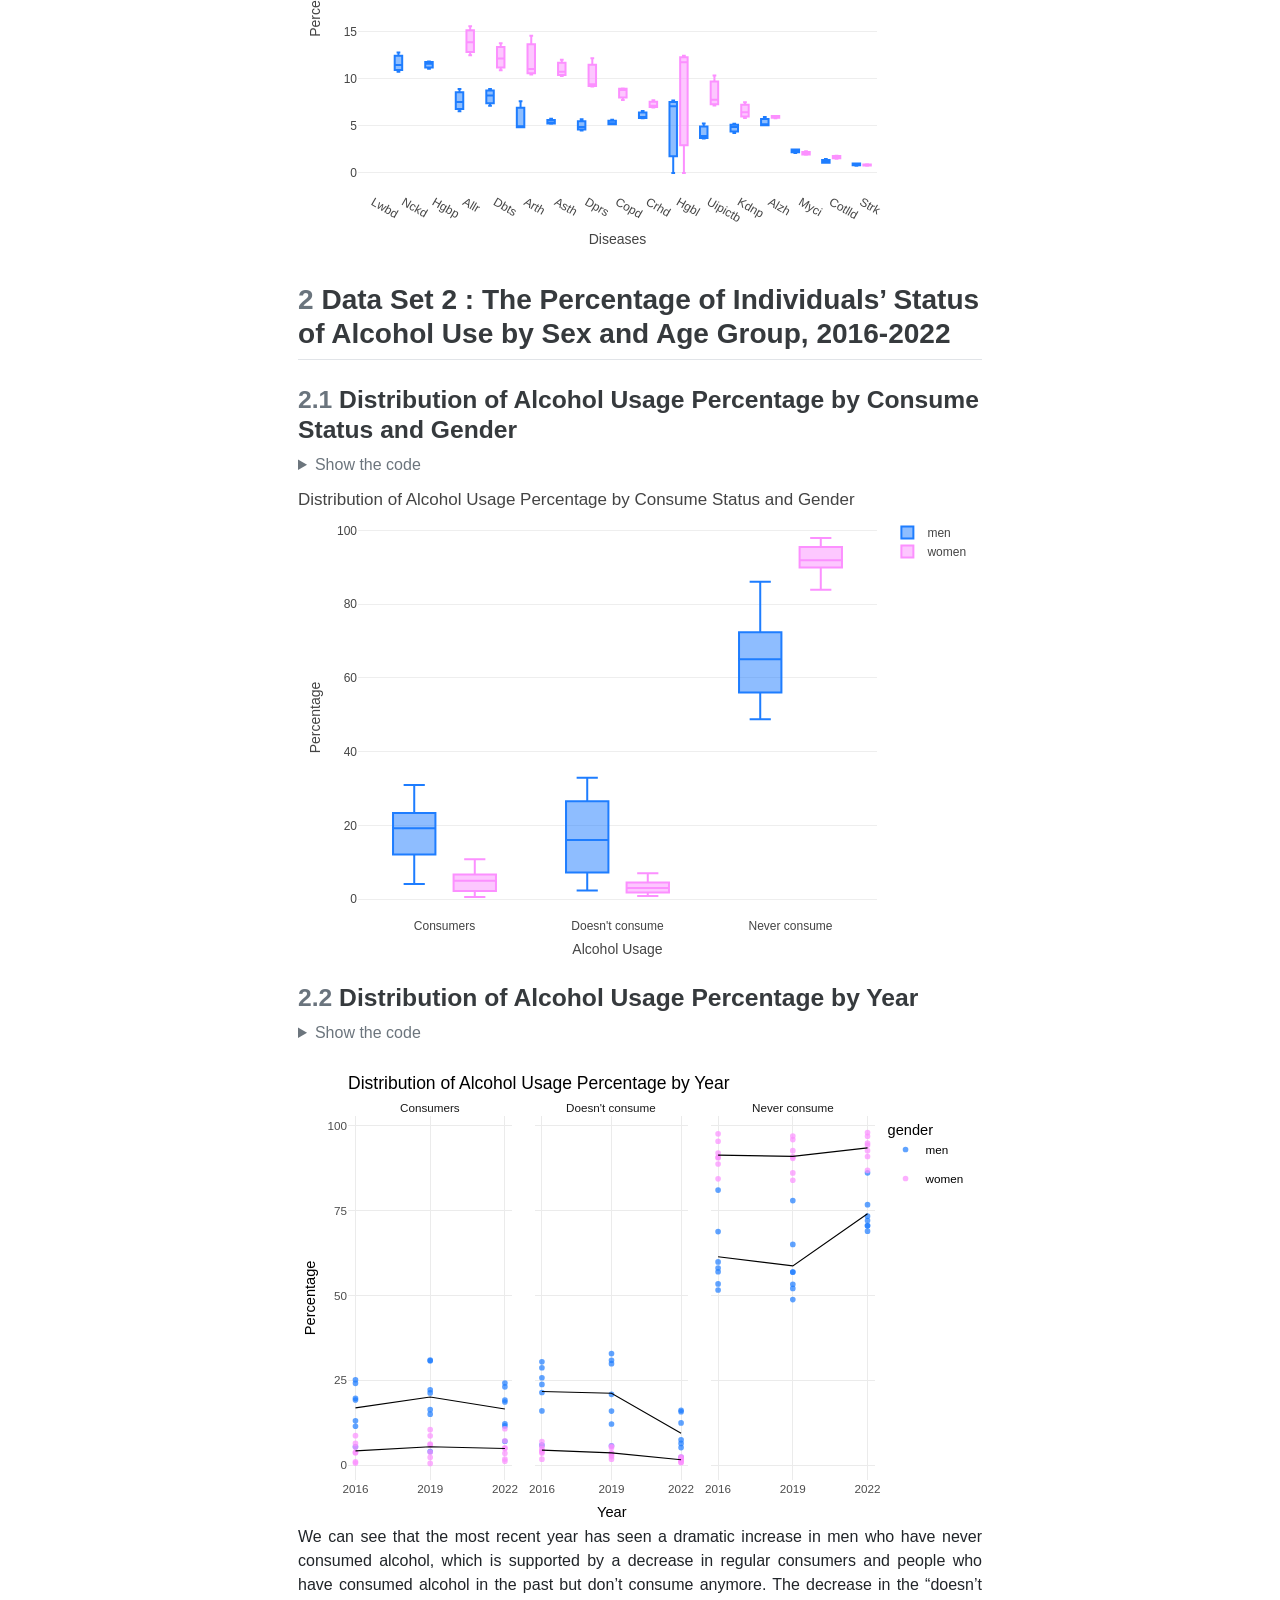
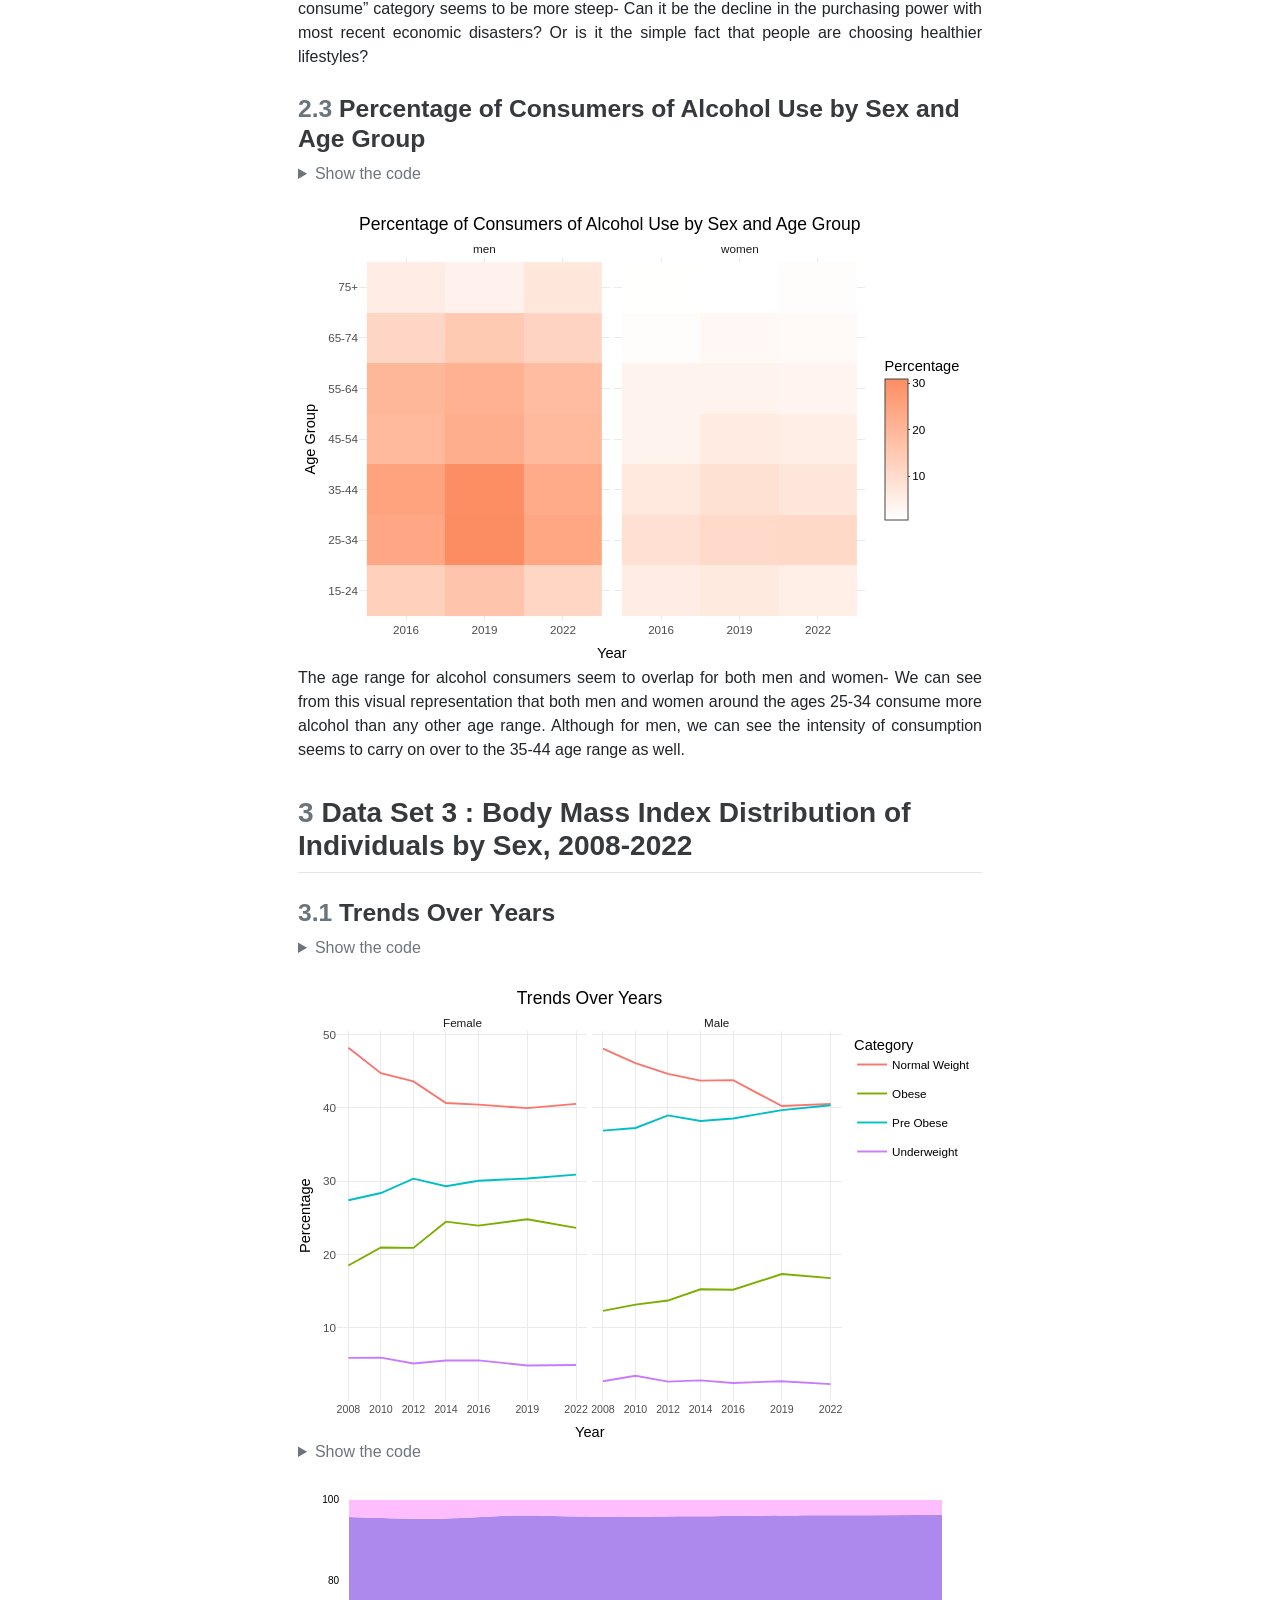
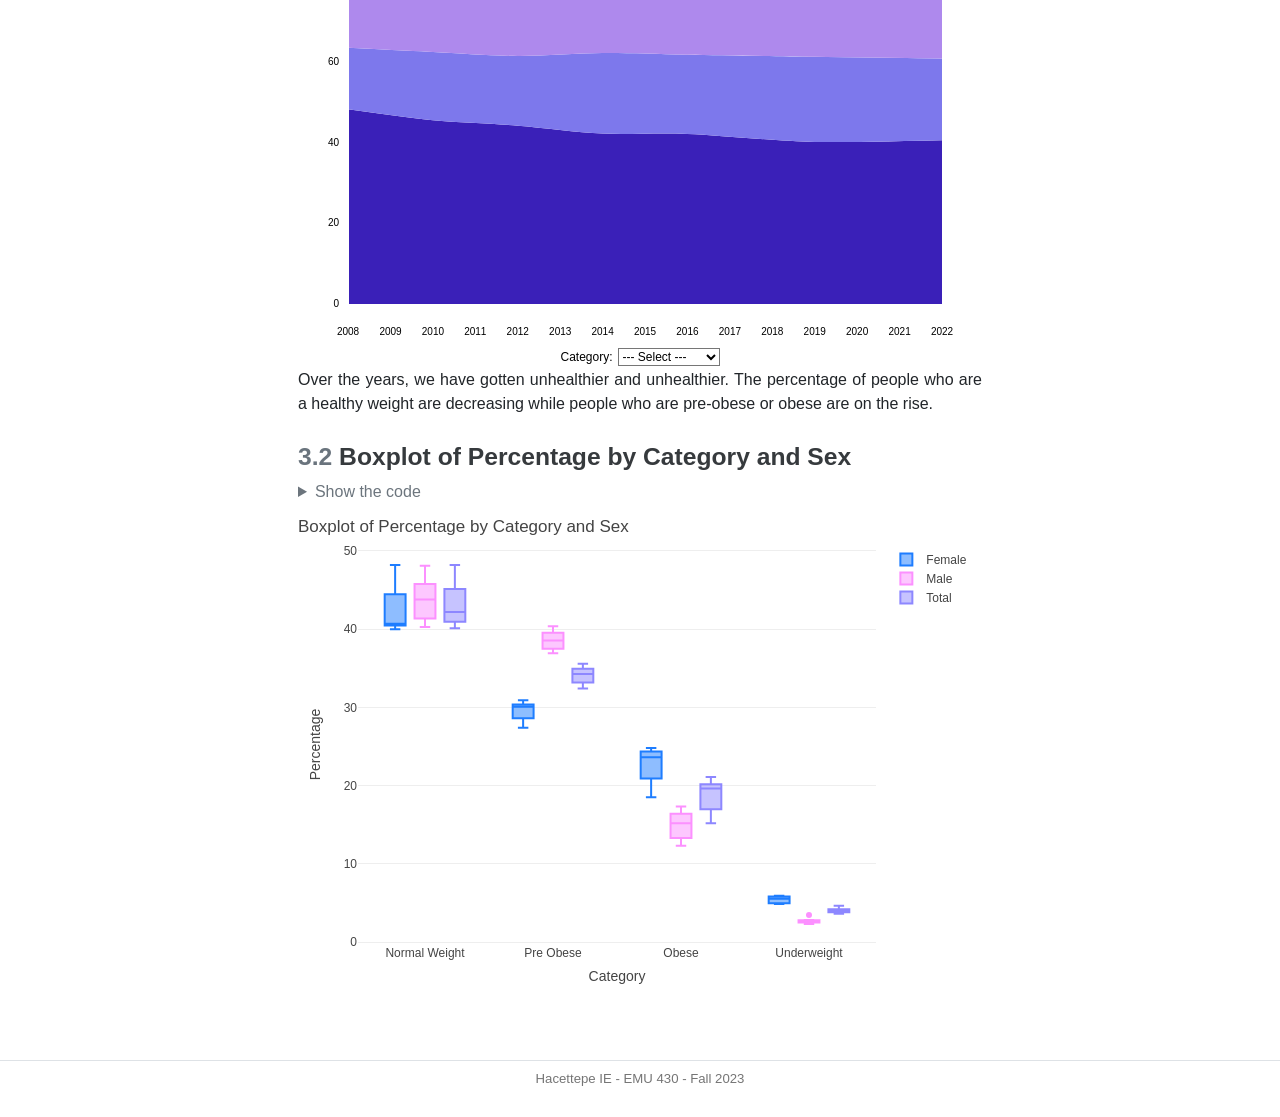
<file: docs/analysis.html>
<!DOCTYPE html>
<html xmlns="http://www.w3.org/1999/xhtml" lang="en" xml:lang="en"><head>

<meta charset="utf-8">
<meta name="generator" content="quarto-1.3.450">

<meta name="viewport" content="width=device-width, initial-scale=1.0, user-scalable=yes">


<title>Data Cipher's Project Lab – analysis</title>
<style>
code{white-space: pre-wrap;}
span.smallcaps{font-variant: small-caps;}
div.columns{display: flex; gap: min(4vw, 1.5em);}
div.column{flex: auto; overflow-x: auto;}
div.hanging-indent{margin-left: 1.5em; text-indent: -1.5em;}
ul.task-list{list-style: none;}
ul.task-list li input[type="checkbox"] {
  width: 0.8em;
  margin: 0 0.8em 0.2em -1em; /* quarto-specific, see https://github.com/quarto-dev/quarto-cli/issues/4556 */ 
  vertical-align: middle;
}
/* CSS for syntax highlighting */
pre > code.sourceCode { white-space: pre; position: relative; }
pre > code.sourceCode > span { display: inline-block; line-height: 1.25; }
pre > code.sourceCode > span:empty { height: 1.2em; }
.sourceCode { overflow: visible; }
code.sourceCode > span { color: inherit; text-decoration: inherit; }
div.sourceCode { margin: 1em 0; }
pre.sourceCode { margin: 0; }
@media screen {
div.sourceCode { overflow: auto; }
}
@media print {
pre > code.sourceCode { white-space: pre-wrap; }
pre > code.sourceCode > span { text-indent: -5em; padding-left: 5em; }
}
pre.numberSource code
  { counter-reset: source-line 0; }
pre.numberSource code > span
  { position: relative; left: -4em; counter-increment: source-line; }
pre.numberSource code > span > a:first-child::before
  { content: counter(source-line);
    position: relative; left: -1em; text-align: right; vertical-align: baseline;
    border: none; display: inline-block;
    -webkit-touch-callout: none; -webkit-user-select: none;
    -khtml-user-select: none; -moz-user-select: none;
    -ms-user-select: none; user-select: none;
    padding: 0 4px; width: 4em;
  }
pre.numberSource { margin-left: 3em;  padding-left: 4px; }
div.sourceCode
  {   }
@media screen {
pre > code.sourceCode > span > a:first-child::before { text-decoration: underline; }
}
</style>


<script src="site_libs/quarto-nav/quarto-nav.js"></script>
<script src="site_libs/quarto-nav/headroom.min.js"></script>
<script src="site_libs/clipboard/clipboard.min.js"></script>
<script src="site_libs/quarto-search/autocomplete.umd.js"></script>
<script src="site_libs/quarto-search/fuse.min.js"></script>
<script src="site_libs/quarto-search/quarto-search.js"></script>
<meta name="quarto:offset" content="./">
<link href="./logo.png" rel="icon" type="image/png">
<script src="site_libs/quarto-html/quarto.js"></script>
<script src="site_libs/quarto-html/popper.min.js"></script>
<script src="site_libs/quarto-html/tippy.umd.min.js"></script>
<script src="site_libs/quarto-html/anchor.min.js"></script>
<link href="site_libs/quarto-html/tippy.css" rel="stylesheet">
<link href="site_libs/quarto-html/quarto-syntax-highlighting.css" rel="stylesheet" id="quarto-text-highlighting-styles">
<script src="site_libs/bootstrap/bootstrap.min.js"></script>
<link href="site_libs/bootstrap/bootstrap-icons.css" rel="stylesheet">
<link href="site_libs/bootstrap/bootstrap.min.css" rel="stylesheet" id="quarto-bootstrap" data-mode="light">
<script id="quarto-search-options" type="application/json">{
  "location": "navbar",
  "copy-button": false,
  "collapse-after": 3,
  "panel-placement": "end",
  "type": "overlay",
  "limit": 20,
  "language": {
    "search-no-results-text": "No results",
    "search-matching-documents-text": "matching documents",
    "search-copy-link-title": "Copy link to search",
    "search-hide-matches-text": "Hide additional matches",
    "search-more-match-text": "more match in this document",
    "search-more-matches-text": "more matches in this document",
    "search-clear-button-title": "Clear",
    "search-detached-cancel-button-title": "Cancel",
    "search-submit-button-title": "Submit",
    "search-label": "Search"
  }
}</script>
<style>html{ scroll-behavior: smooth; }</style>
<script src="site_libs/htmlwidgets-1.6.4/htmlwidgets.js"></script>
<script src="site_libs/plotly-binding-4.10.3/plotly.js"></script>
<script src="site_libs/typedarray-0.1/typedarray.min.js"></script>
<script src="site_libs/jquery-3.5.1/jquery.min.js"></script>
<link href="site_libs/crosstalk-1.2.1/css/crosstalk.min.css" rel="stylesheet">
<script src="site_libs/crosstalk-1.2.1/js/crosstalk.min.js"></script>
<link href="site_libs/plotly-htmlwidgets-css-2.11.1/plotly-htmlwidgets.css" rel="stylesheet">
<script src="site_libs/plotly-main-2.11.1/plotly-latest.min.js"></script>
<script src="site_libs/d3-3.5.3/d3.min.js"></script>
<link href="site_libs/colorbrewer-1/colorbrewer.css" rel="stylesheet">
<script src="site_libs/colorbrewer-1/colorbrewer.js"></script>
<link href="site_libs/streamgraph-1/streamgraph.css" rel="stylesheet">
<script src="site_libs/streamgraph-binding-0.9.0/streamgraph.js"></script>


<link rel="stylesheet" href="styles.css">
</head>

<body class="floating nav-fixed">

<div id="quarto-search-results"></div>
  <header id="quarto-header" class="headroom fixed-top">
    <nav class="navbar navbar-expand-lg navbar-dark ">
      <div class="navbar-container container-fluid">
      <div class="navbar-brand-container">
    <a class="navbar-brand" href="./index.html">
    <span class="navbar-title">Data Cipher’s Project Lab</span>
    </a>
  </div>
            <div id="quarto-search" class="" title="Search"></div>
          <button class="navbar-toggler" type="button" data-bs-toggle="collapse" data-bs-target="#navbarCollapse" aria-controls="navbarCollapse" aria-expanded="false" aria-label="Toggle navigation" onclick="if (window.quartoToggleHeadroom) { window.quartoToggleHeadroom(); }">
  <span class="navbar-toggler-icon"></span>
</button>
          <div class="collapse navbar-collapse" id="navbarCollapse">
            <ul class="navbar-nav navbar-nav-scroll me-auto">
  <li class="nav-item">
    <a class="nav-link" href="./index.html" rel="" target="">
 <span class="menu-text">Home</span></a>
  </li>  
  <li class="nav-item">
    <a class="nav-link" href="./data.html" rel="" target="">
 <span class="menu-text">Data</span></a>
  </li>  
  <li class="nav-item">
    <a class="nav-link active" href="./analysis.html" rel="" target="" aria-current="page">
 <span class="menu-text">Analysis</span></a>
  </li>  
</ul>
            <div class="quarto-navbar-tools ms-auto">
    <a href="https://github.com/emu-hacettepe-analytics/emu430-fall2023-team-data_ciphers" rel="" title="" class="quarto-navigation-tool px-1" aria-label=""><i class="bi bi-github"></i></a>
</div>
          </div> <!-- /navcollapse -->
      </div> <!-- /container-fluid -->
    </nav>
</header>
<!-- content -->
<div id="quarto-content" class="quarto-container page-columns page-rows-contents page-layout-article page-navbar">
<!-- sidebar -->
  <nav id="quarto-sidebar" class="sidebar collapse collapse-horizontal sidebar-navigation floating overflow-auto">
    <nav id="TOC" role="doc-toc" class="toc-active" data-toc-expanded="5">
    <h2 id="toc-title">Contents</h2>
   
  <ul>
  <li><a href="#dataset-1-the-percentage-of-main-diseaseshealth-problems-declared-by-individuals-in-the-last-12-months-by-sex-2016-2022" id="toc-dataset-1-the-percentage-of-main-diseaseshealth-problems-declared-by-individuals-in-the-last-12-months-by-sex-2016-2022" class="nav-link active" data-scroll-target="#dataset-1-the-percentage-of-main-diseaseshealth-problems-declared-by-individuals-in-the-last-12-months-by-sex-2016-2022"><span class="header-section-number">1</span> Dataset 1 : The Percentage of Main Diseases/Health Problems Declared by Individuals in the Last 12 Months by Sex, 2016-2022</a>
  <ul>
  <li><a href="#average-percentage-by-disease-with-gender-connection" id="toc-average-percentage-by-disease-with-gender-connection" class="nav-link" data-scroll-target="#average-percentage-by-disease-with-gender-connection"><span class="header-section-number">1.1</span> Average Percentage by Disease with Gender Connection</a></li>
  <li><a href="#percentage-by-disease-with-year-connection" id="toc-percentage-by-disease-with-year-connection" class="nav-link" data-scroll-target="#percentage-by-disease-with-year-connection"><span class="header-section-number">1.2</span> Percentage by Disease with Year Connection</a></li>
  <li><a href="#distribution-of-percentage-by-gender-for-each-disease" id="toc-distribution-of-percentage-by-gender-for-each-disease" class="nav-link" data-scroll-target="#distribution-of-percentage-by-gender-for-each-disease"><span class="header-section-number">1.3</span> Distribution of Percentage by Gender for Each Disease</a></li>
  </ul></li>
  <li><a href="#data-set-2-the-percentage-of-individuals-status-of-alcohol-use-by-sex-and-age-group-2016-2022" id="toc-data-set-2-the-percentage-of-individuals-status-of-alcohol-use-by-sex-and-age-group-2016-2022" class="nav-link" data-scroll-target="#data-set-2-the-percentage-of-individuals-status-of-alcohol-use-by-sex-and-age-group-2016-2022"><span class="header-section-number">2</span> Data Set 2 : The Percentage of Individuals’ Status of Alcohol Use by Sex and Age Group, 2016-2022</a>
  <ul>
  <li><a href="#distribution-of-alcohol-usage-percentage-by-consume-status-and-gender" id="toc-distribution-of-alcohol-usage-percentage-by-consume-status-and-gender" class="nav-link" data-scroll-target="#distribution-of-alcohol-usage-percentage-by-consume-status-and-gender"><span class="header-section-number">2.1</span> Distribution of Alcohol Usage Percentage by Consume Status and Gender</a></li>
  <li><a href="#distribution-of-alcohol-usage-percentage-by-year" id="toc-distribution-of-alcohol-usage-percentage-by-year" class="nav-link" data-scroll-target="#distribution-of-alcohol-usage-percentage-by-year"><span class="header-section-number">2.2</span> Distribution of Alcohol Usage Percentage by Year</a></li>
  <li><a href="#percentage-of-consumers-of-alcohol-use-by-sex-and-age-group" id="toc-percentage-of-consumers-of-alcohol-use-by-sex-and-age-group" class="nav-link" data-scroll-target="#percentage-of-consumers-of-alcohol-use-by-sex-and-age-group"><span class="header-section-number">2.3</span> Percentage of Consumers of Alcohol Use by Sex and Age Group</a></li>
  </ul></li>
  <li><a href="#data-set-3-body-mass-index-distribution-of-individuals-by-sex-2008-2022" id="toc-data-set-3-body-mass-index-distribution-of-individuals-by-sex-2008-2022" class="nav-link" data-scroll-target="#data-set-3-body-mass-index-distribution-of-individuals-by-sex-2008-2022"><span class="header-section-number">3</span> Data Set 3 : Body Mass Index Distribution of Individuals by Sex, 2008-2022</a>
  <ul>
  <li><a href="#trends-over-years" id="toc-trends-over-years" class="nav-link" data-scroll-target="#trends-over-years"><span class="header-section-number">3.1</span> Trends Over Years</a></li>
  <li><a href="#boxplot-of-percentage-by-category-and-sex" id="toc-boxplot-of-percentage-by-category-and-sex" class="nav-link" data-scroll-target="#boxplot-of-percentage-by-category-and-sex"><span class="header-section-number">3.2</span> Boxplot of Percentage by Category and Sex</a></li>
  </ul></li>
  </ul>
</nav>
</nav>
<div id="quarto-sidebar-glass" data-bs-toggle="collapse" data-bs-target="#quarto-sidebar,#quarto-sidebar-glass"></div>
<!-- margin-sidebar -->
    <div id="quarto-margin-sidebar" class="sidebar margin-sidebar">
    </div>
<!-- main -->
<main class="content" id="quarto-document-content">



<div style="text-align: center">
<div style="font-family: fantasy; font-size: 50px; font-style: normal; font-variant: small-caps; font-weight: 700; line-height: 39.6px; color: #333333;">
<p><strong>Analysis</strong></p>
</div>
</div>
<div class="quarto-figure quarto-figure-center">
<figure class="figure">
<p><img src="giphy2.gif" class="img-fluid figure-img" width="240"></p>
</figure>
</div>
<div style="text-align: center">
<div style="font-family: fantasy; font-size: 36px; font-style: normal; font-variant: small-caps; font-weight: 700; line-height: 39.6px; color: #333333;">
<p><strong>Key Takeaways</strong></p>
</div>
</div>
<div style="text-align: justify">
<ul>
<li><p>For our analysis, we have selected the Turkey Health Survey topic from the Turkey Statistical Institute. This survey is a research project with the aim of understanding the general state of health and the collection of data on key health indicators in order to be able to measure the development of the country. The Survey provides international comparisons and helps to identify national health needs.</p></li>
<li><p>Our data set contains a wide range of health-related information in Turkey. This information includes health habits, health care use, prevalent diseases and demographic details. As a team, we analysed health patterns among different age and gender groups, identified variations in health behaviors and disease occurrence, and understood health service utilization. Providing valuable insights for health policies and activities is our ultimate goal.</p></li>
<li><p>The data, especially when it is visualized such as below, provides us with a good understanding of the situation particularly with respect to age and sex. When we look through the various tables and plots we can see that more women seem to suffer from various health issues than men while men reportedly consume more alcohol than women. This kind of distinction not only lead us to think about sociological and cultural factors, and oppression; it also brings light to a much bigger issue in the medical field that not a lot of people consider: Women were excluded from being subjects for medical research until late 1980s. <a href="https://orwh.od.nih.gov/toolkit/recruitment/history#:~:text=In%201986%2C%20NIH%20established%20a,Grants%20and%20Contracts%20in%201987.">This source</a> says that only in 1986, NIH established a policy that encouraged researchers to include women in their studies. In 1989, this inclusion encouragement was extended to minorities as well.</p></li>
<li><p>Too much alcohol can raise blood pressure and weight, increasing risk of a heart attack, stroke and type 2 diabetes, says <a href="https://www.bhf.org.uk/informationsupport/heart-matters-magazine/medical/effects-of-alcohol-on-your-heart#:~:text=Too%20much%20alcohol%20can%20raise,at%20Royal%20Liverpool%20University%20Hospitals.">British Heart Foundation</a> We can actually observe this by looking at Data Set 1’s Plot 1 and Data Set 2’s implications of higher alcohol usage by men. In Data Set 1 - Plot 1 the only categories where numbers for men surpasses those of women are in fact, heart attack and stroke.</p></li>
</ul>
</div>
<section id="dataset-1-the-percentage-of-main-diseaseshealth-problems-declared-by-individuals-in-the-last-12-months-by-sex-2016-2022" class="level2" data-toc-text="Dataset 1" data-number="1">
<h2 data-toc-text="Dataset 1" data-number="1" class="anchored" data-anchor-id="dataset-1-the-percentage-of-main-diseaseshealth-problems-declared-by-individuals-in-the-last-12-months-by-sex-2016-2022"><span class="header-section-number">1</span> Dataset 1 : The Percentage of Main Diseases/Health Problems Declared by Individuals in the Last 12 Months by Sex, 2016-2022</h2>
<section id="average-percentage-by-disease-with-gender-connection" class="level3" data-toc-text="Plot 1" data-number="1.1">
<h3 data-toc-text="Plot 1" data-number="1.1" class="anchored" data-anchor-id="average-percentage-by-disease-with-gender-connection"><span class="header-section-number">1.1</span> Average Percentage by Disease with Gender Connection</h3>
<div class="cell">
<details>
<summary>Show the code</summary>
<div class="sourceCode cell-code" id="cb1"><pre class="sourceCode r code-with-copy"><code class="sourceCode r"><span id="cb1-1"><a href="#cb1-1" aria-hidden="true" tabindex="-1"></a>summary_data <span class="ot">&lt;-</span> data_1_longer <span class="sc">%&gt;%</span></span>
<span id="cb1-2"><a href="#cb1-2" aria-hidden="true" tabindex="-1"></a>  <span class="fu">group_by</span>(Diseases, Gender) <span class="sc">%&gt;%</span></span>
<span id="cb1-3"><a href="#cb1-3" aria-hidden="true" tabindex="-1"></a>  <span class="fu">summarise</span>(<span class="at">mean_percentage =</span> <span class="fu">mean</span>(Percentage))</span>
<span id="cb1-4"><a href="#cb1-4" aria-hidden="true" tabindex="-1"></a>abbreviate_disease_names <span class="ot">&lt;-</span> <span class="fu">abbreviate</span>(summary_data<span class="sc">$</span>Diseases)</span>
<span id="cb1-5"><a href="#cb1-5" aria-hidden="true" tabindex="-1"></a>plot <span class="ot">&lt;-</span> <span class="fu">plot_ly</span>(summary_data, </span>
<span id="cb1-6"><a href="#cb1-6" aria-hidden="true" tabindex="-1"></a>                <span class="at">x =</span> <span class="sc">~</span>abbreviate_disease_names, </span>
<span id="cb1-7"><a href="#cb1-7" aria-hidden="true" tabindex="-1"></a>                <span class="at">y =</span> <span class="sc">~</span>mean_percentage, </span>
<span id="cb1-8"><a href="#cb1-8" aria-hidden="true" tabindex="-1"></a>                <span class="at">color =</span> <span class="sc">~</span>Gender,</span>
<span id="cb1-9"><a href="#cb1-9" aria-hidden="true" tabindex="-1"></a>                <span class="at">colors =</span> <span class="fu">c</span>(<span class="st">"#1E7DFF"</span>, <span class="st">"#FC90FF"</span>),</span>
<span id="cb1-10"><a href="#cb1-10" aria-hidden="true" tabindex="-1"></a>                <span class="at">type =</span> <span class="st">"bar"</span>) <span class="sc">%&gt;%</span></span>
<span id="cb1-11"><a href="#cb1-11" aria-hidden="true" tabindex="-1"></a>  <span class="fu">layout</span>(<span class="at">title =</span> <span class="fu">list</span>(<span class="at">text=</span><span class="st">"Average Percentage by Disease with Gender Connection"</span>, <span class="at">x =</span> <span class="dv">0</span>, <span class="at">y =</span> <span class="dv">1</span>),</span>
<span id="cb1-12"><a href="#cb1-12" aria-hidden="true" tabindex="-1"></a>         <span class="at">xaxis =</span> <span class="fu">list</span>(<span class="at">title =</span> <span class="st">"Diseases"</span>,</span>
<span id="cb1-13"><a href="#cb1-13" aria-hidden="true" tabindex="-1"></a>                      <span class="at">zeroline =</span> <span class="cn">FALSE</span>,</span>
<span id="cb1-14"><a href="#cb1-14" aria-hidden="true" tabindex="-1"></a>                      <span class="at">tickangle =</span> <span class="dv">45</span>,</span>
<span id="cb1-15"><a href="#cb1-15" aria-hidden="true" tabindex="-1"></a>                      <span class="at">categoryorder =</span> <span class="st">"trace"</span>),</span>
<span id="cb1-16"><a href="#cb1-16" aria-hidden="true" tabindex="-1"></a>         <span class="at">yaxis =</span> <span class="fu">list</span>(<span class="at">title =</span> <span class="st">"Percentage"</span>,</span>
<span id="cb1-17"><a href="#cb1-17" aria-hidden="true" tabindex="-1"></a>                      <span class="at">zeroline =</span> <span class="cn">FALSE</span>))</span>
<span id="cb1-18"><a href="#cb1-18" aria-hidden="true" tabindex="-1"></a></span>
<span id="cb1-19"><a href="#cb1-19" aria-hidden="true" tabindex="-1"></a>plot</span></code><button title="Copy to Clipboard" class="code-copy-button"><i class="bi"></i></button></pre></div>
</details>
<div class="cell-output-display">
<div class="plotly html-widget html-fill-item" id="htmlwidget-20fa185e3e4d26d48828" style="width:100%;height:464px;"></div>
<script type="application/json" data-for="htmlwidget-20fa185e3e4d26d48828">{"x":{"visdat":{"4394799da6e":["function () ","plotlyVisDat"]},"cur_data":"4394799da6e","attrs":{"4394799da6e":{"x":{},"y":{},"color":{},"colors":["#1E7DFF","#FC90FF"],"alpha_stroke":1,"sizes":[10,100],"spans":[1,20],"type":"bar"}},"layout":{"margin":{"b":40,"l":60,"t":25,"r":10},"title":{"text":"Average Percentage by Disease with Gender Connection","x":0,"y":1},"xaxis":{"domain":[0,1],"automargin":true,"title":"Diseases","zeroline":false,"tickangle":45,"categoryorder":"trace","type":"category","categoryarray":["Allr","Alzh","Arth","Asth","Copd","Cotlld","Crhd","Dbts","Dprs","Hgbl","Hgbp","Kdnp","Lwbd","Myci","Nckd","Strk","Uipictb"]},"yaxis":{"domain":[0,1],"automargin":true,"title":"Percentage","zeroline":false},"hovermode":"closest","showlegend":true},"source":"A","config":{"modeBarButtonsToAdd":["hoverclosest","hovercompare"],"showSendToCloud":false},"data":[{"x":["Allr","Alzh","Arth","Asth","Copd","Cotlld","Crhd","Dprs","Dbts","Hgbl","Hgbp","Kdnp","Lwbd","Myci","Nckd","Strk","Uipictb"],"y":[7.6779724364790409,5.3735703163394026,5.7861340508108352,5.4275524307911525,5.3487673130767153,1.2211441964735044,6.1027062144225388,5.0380604186408977,8.103265201840971,4.9368112027380731,11.5245198134687,4.7809546304106592,21.107182608504147,2.3602249481860236,11.684533032437804,0.90560624507417242,4.2804255594739535],"type":"bar","name":"men","marker":{"color":"rgba(30,125,255,1)","line":{"color":"rgba(30,125,255,1)"}},"textfont":{"color":"rgba(30,125,255,1)"},"error_y":{"color":"rgba(30,125,255,1)"},"error_x":{"color":"rgba(30,125,255,1)"},"xaxis":"x","yaxis":"y","frame":null},{"x":["Allr","Alzh","Arth","Asth","Copd","Cotlld","Crhd","Dprs","Dbts","Hgbl","Hgbp","Kdnp","Lwbd","Myci","Nckd","Strk","Uipictb"],"y":[14.013354177019723,5.9661781636778537,12.036993765963658,11.045274753893148,8.5300229406048889,1.6750226626665816,7.2785837708678409,10.282917184487278,12.301164289146438,8.0835690134560902,20.579644953340797,6.6018280674777809,33.049019195086963,2.0844825219114096,25.337287795368688,0.83531329571133883,8.4416502158828646],"type":"bar","name":"women","marker":{"color":"rgba(252,144,255,1)","line":{"color":"rgba(252,144,255,1)"}},"textfont":{"color":"rgba(252,144,255,1)"},"error_y":{"color":"rgba(252,144,255,1)"},"error_x":{"color":"rgba(252,144,255,1)"},"xaxis":"x","yaxis":"y","frame":null}],"highlight":{"on":"plotly_click","persistent":false,"dynamic":false,"selectize":false,"opacityDim":0.20000000000000001,"selected":{"opacity":1},"debounce":0},"shinyEvents":["plotly_hover","plotly_click","plotly_selected","plotly_relayout","plotly_brushed","plotly_brushing","plotly_clickannotation","plotly_doubleclick","plotly_deselect","plotly_afterplot","plotly_sunburstclick"],"base_url":"https://plot.ly"},"evals":[],"jsHooks":[]}</script>
</div>
</div>
<div style="text-align: justify">
<p>One look at this plot and we can tell that women are more commonly reported to have health problems than men. Two categories are exceptions: Myocardial infarction, also known as a <em>heart attack</em>, and stroke.</p>
</div>
</section>
<section id="percentage-by-disease-with-year-connection" class="level3" data-toc-text="Plot 2" data-number="1.2">
<h3 data-toc-text="Plot 2" data-number="1.2" class="anchored" data-anchor-id="percentage-by-disease-with-year-connection"><span class="header-section-number">1.2</span> Percentage by Disease with Year Connection</h3>
<div class="cell">
<details>
<summary>Show the code</summary>
<div class="sourceCode cell-code" id="cb2"><pre class="sourceCode r code-with-copy"><code class="sourceCode r"><span id="cb2-1"><a href="#cb2-1" aria-hidden="true" tabindex="-1"></a>abbreviate_disease_names <span class="ot">&lt;-</span> <span class="fu">abbreviate</span>(data_1_longer<span class="sc">$</span>Diseases)</span>
<span id="cb2-2"><a href="#cb2-2" aria-hidden="true" tabindex="-1"></a></span>
<span id="cb2-3"><a href="#cb2-3" aria-hidden="true" tabindex="-1"></a>chart_12 <span class="ot">&lt;-</span> <span class="fu">plot_ly</span>(data_1_longer, </span>
<span id="cb2-4"><a href="#cb2-4" aria-hidden="true" tabindex="-1"></a>                <span class="at">x =</span> <span class="sc">~</span>abbreviate_disease_names, </span>
<span id="cb2-5"><a href="#cb2-5" aria-hidden="true" tabindex="-1"></a>                <span class="at">y =</span> <span class="sc">~</span>Percentage, </span>
<span id="cb2-6"><a href="#cb2-6" aria-hidden="true" tabindex="-1"></a>                <span class="at">color =</span> <span class="sc">~</span><span class="fu">as.factor</span>(Year),</span>
<span id="cb2-7"><a href="#cb2-7" aria-hidden="true" tabindex="-1"></a>                <span class="at">colors =</span> <span class="fu">c</span>(<span class="st">"#49CE53"</span>, <span class="st">"#2B59C3"</span>,<span class="st">"#FA7E61"</span>),</span>
<span id="cb2-8"><a href="#cb2-8" aria-hidden="true" tabindex="-1"></a>                <span class="at">type =</span> <span class="st">"bar"</span>) <span class="sc">%&gt;%</span></span>
<span id="cb2-9"><a href="#cb2-9" aria-hidden="true" tabindex="-1"></a>  <span class="fu">layout</span>(<span class="at">title =</span> <span class="fu">list</span>(<span class="at">text=</span><span class="st">"Percentage by Disease with Year Connection"</span>, <span class="at">x =</span> <span class="dv">0</span>, <span class="at">y =</span> <span class="dv">1</span>),</span>
<span id="cb2-10"><a href="#cb2-10" aria-hidden="true" tabindex="-1"></a>         <span class="at">xaxis =</span> <span class="fu">list</span>(<span class="at">title =</span> <span class="st">"Diseases"</span>,</span>
<span id="cb2-11"><a href="#cb2-11" aria-hidden="true" tabindex="-1"></a>                      <span class="at">tickangle =</span> <span class="dv">45</span>),</span>
<span id="cb2-12"><a href="#cb2-12" aria-hidden="true" tabindex="-1"></a>         <span class="at">yaxis =</span> <span class="fu">list</span>(<span class="at">title =</span> <span class="st">"Percentage"</span>))</span>
<span id="cb2-13"><a href="#cb2-13" aria-hidden="true" tabindex="-1"></a></span>
<span id="cb2-14"><a href="#cb2-14" aria-hidden="true" tabindex="-1"></a>chart_12</span></code><button title="Copy to Clipboard" class="code-copy-button"><i class="bi"></i></button></pre></div>
</details>
<div class="cell-output-display">
<div class="plotly html-widget html-fill-item" id="htmlwidget-698fd121997c93a858be" style="width:100%;height:464px;"></div>
<script type="application/json" data-for="htmlwidget-698fd121997c93a858be">{"x":{"visdat":{"43946cb155ce":["function () ","plotlyVisDat"]},"cur_data":"43946cb155ce","attrs":{"43946cb155ce":{"x":{},"y":{},"color":{},"colors":["#49CE53","#2B59C3","#FA7E61"],"alpha_stroke":1,"sizes":[10,100],"spans":[1,20],"type":"bar"}},"layout":{"margin":{"b":40,"l":60,"t":25,"r":10},"title":{"text":"Percentage by Disease with Year Connection","x":0,"y":1},"xaxis":{"domain":[0,1],"automargin":true,"title":"Diseases","tickangle":45,"type":"category","categoryorder":"array","categoryarray":["Allr","Alzh","Arth","Asth","Copd","Cotlld","Crhd","Dbts","Dprs","Hgbl","Hgbp","Kdnp","Lwbd","Myci","Nckd","Strk","Uipictb"]},"yaxis":{"domain":[0,1],"automargin":true,"title":"Percentage"},"hovermode":"closest","showlegend":true},"source":"A","config":{"modeBarButtonsToAdd":["hoverclosest","hovercompare"],"showSendToCloud":false},"data":[{"x":["Allr","Allr","Alzh","Alzh","Arth","Arth","Asth","Asth","Copd","Copd","Cotlld","Cotlld","Crhd","Crhd","Dprs","Dprs","Dbts","Dbts","Hgbl","Hgbl","Hgbp","Hgbp","Kdnp","Kdnp","Myci","Myci","Nckd","Nckd","Strk","Strk","Uipictb","Uipictb","Lwbd","Lwbd"],"y":[7.5405907316304335,13.90024550995577,5.0956861842644736,6.0655934898177071,4.8583613280283595,10.462408090340206,5.2344601627083343,10.316175126689545,5.6581225980106504,8.8341913587351737,1.0929407289891158,1.8208926122559466,5.8989576926295459,7.1431950426040292,4.8917359673190166,9.4407729932995537,7.1418795380343791,10.916818965812491,0,0,11.083737024019969,20.471834686819612,5.2254579153229521,7.507322857191963,2.1051780195948262,2.004608067001632,11.473857962971559,24.64700244221444,0.96268774764124032,0.77190709576156979,3.9222097238349551,7.7890004381493085,21.403870359647737,32.751858380323867],"type":"bar","name":"2016","marker":{"color":"rgba(73,206,83,1)","line":{"color":"rgba(73,206,83,1)"}},"textfont":{"color":"rgba(73,206,83,1)"},"error_y":{"color":"rgba(73,206,83,1)"},"error_x":{"color":"rgba(73,206,83,1)"},"xaxis":"x","yaxis":"y","frame":null},{"x":["Allr","Allr","Alzh","Alzh","Arth","Arth","Asth","Asth","Copd","Copd","Cotlld","Cotlld","Crhd","Crhd","Dprs","Dprs","Dbts","Dbts","Hgbl","Hgbl","Hgbp","Hgbp","Kdnp","Kdnp","Myci","Myci","Nckd","Nckd","Strk","Strk","Uipictb","Uipictb","Lwbd","Lwbd"],"y":[8.926596937477143,15.621690956978505,5.955258175231009,6.008264401571866,7.6369456060174947,14.591047859311281,5.7591128228014483,12.051521634128072,5.20806800961532,8.9869934022360507,1.4776752112324729,1.7051297368176912,6.5888899894327349,7.732646962014039,5.7036957945003728,12.204514763443914,8.2318333903577035,12.180856118197356,7.7063226883459182,12.478487075945148,11.866926961143056,20.814122543063611,4.8759315956880895,6.4482990276604824,2.4845709728617318,1.9404164367068524,12.816394200945908,27.942146894581317,0.74958961299222338,0.82627497848858789,5.265234696885404,10.372254263563597,22.589058103467885,36.596699275532579],"type":"bar","name":"2019","marker":{"color":"rgba(43,89,195,1)","line":{"color":"rgba(43,89,195,1)"}},"textfont":{"color":"rgba(43,89,195,1)"},"error_y":{"color":"rgba(43,89,195,1)"},"error_x":{"color":"rgba(43,89,195,1)"},"xaxis":"x","yaxis":"y","frame":null},{"x":["Allr","Allr","Alzh","Alzh","Arth","Arth","Asth","Asth","Copd","Copd","Cotlld","Cotlld","Crhd","Crhd","Dprs","Dprs","Dbts","Dbts","Hgbl","Hgbl","Hgbp","Hgbp","Kdnp","Kdnp","Myci","Myci","Nckd","Nckd","Strk","Strk","Uipictb","Uipictb","Lwbd","Lwbd"],"y":[6.5667296403295454,12.518126064124896,5.0697665895227262,5.824676599643988,4.8630952183866514,11.057525348239485,5.2890843068636748,10.768127500861825,5.1801113316041754,7.7688840608434422,1.0928166491989246,1.4990456389261073,5.8202709612053365,6.9599093079854555,4.5187494941033028,9.2034637967183688,8.9360826771308286,13.80581778342947,7.1041109198683019,11.772219964423121,11.622895455243073,20.45297763013917,4.2414743802209349,5.8498623175808975,2.4909258521015132,2.3084230620257449,10.763346933395946,23.422714049310308,1.0045413745890537,0.90775781288385882,3.6538322577015006,7.1636959459356886,19.328619362396815,29.798499929404436],"type":"bar","name":"2022","marker":{"color":"rgba(250,126,97,1)","line":{"color":"rgba(250,126,97,1)"}},"textfont":{"color":"rgba(250,126,97,1)"},"error_y":{"color":"rgba(250,126,97,1)"},"error_x":{"color":"rgba(250,126,97,1)"},"xaxis":"x","yaxis":"y","frame":null}],"highlight":{"on":"plotly_click","persistent":false,"dynamic":false,"selectize":false,"opacityDim":0.20000000000000001,"selected":{"opacity":1},"debounce":0},"shinyEvents":["plotly_hover","plotly_click","plotly_selected","plotly_relayout","plotly_brushed","plotly_brushing","plotly_clickannotation","plotly_doubleclick","plotly_deselect","plotly_afterplot","plotly_sunburstclick"],"base_url":"https://plot.ly"},"evals":[],"jsHooks":[]}</script>
</div>
</div>
<div style="text-align: justify">
<p>This graph tells us a few key things:</p>
<ul>
<li><p>First is the fact that 2019 was apparently a terrible year.</p></li>
<li><p>The second is that the most reported cases of health problems seem to be Low Back Disorders and Neck Problems- Which is not all that surprising when you consider the current state of world affairs, is it? People are working 9-5, hunched over desks and keyboards all day, and the situation is not very different for students, which make up about 15% of Turkey’s population according to a <a href="https://data.tuik.gov.tr/Bulten/Index?p=Istatistiklerle-Genclik-2022-49670">recent research</a>.</p></li>
<li><p>The third one is that, interestingly enough, diabetes has seen a new high in 2022 and not 2019. There might be several reasons for that, and to make educated guesses we can put forward the lack of movement in our daily lives that got only worse after the Covid-19 pandemic. Or the fact that no one has time to consume ‘good’ food anymore. We don’t cook our own meals as often, instead opting for takeout after an exhausting shift that sucked the life out of us. Even if we do cook, we no longer can guarantee that our ingredients don’t contain a plethora of chemicals that we can’t even pronounce the names of.</p></li>
</ul>
</div>
</section>
<section id="distribution-of-percentage-by-gender-for-each-disease" class="level3" data-toc-text="Plot 3" data-number="1.3">
<h3 data-toc-text="Plot 3" data-number="1.3" class="anchored" data-anchor-id="distribution-of-percentage-by-gender-for-each-disease"><span class="header-section-number">1.3</span> Distribution of Percentage by Gender for Each Disease</h3>
<div class="cell">
<details>
<summary>Show the code</summary>
<div class="sourceCode cell-code" id="cb3"><pre class="sourceCode r code-with-copy"><code class="sourceCode r"><span id="cb3-1"><a href="#cb3-1" aria-hidden="true" tabindex="-1"></a>abbreviate_disease_names <span class="ot">&lt;-</span> <span class="fu">abbreviate</span>(data_1_longer<span class="sc">$</span>Diseases)</span>
<span id="cb3-2"><a href="#cb3-2" aria-hidden="true" tabindex="-1"></a>box_13 <span class="ot">&lt;-</span> <span class="fu">plot_ly</span>(data_1_longer,</span>
<span id="cb3-3"><a href="#cb3-3" aria-hidden="true" tabindex="-1"></a>              <span class="at">x =</span> <span class="sc">~</span><span class="fu">reorder</span>(abbreviate_disease_names, <span class="sc">-</span>Percentage),</span>
<span id="cb3-4"><a href="#cb3-4" aria-hidden="true" tabindex="-1"></a>              <span class="at">y =</span> <span class="sc">~</span>Percentage,</span>
<span id="cb3-5"><a href="#cb3-5" aria-hidden="true" tabindex="-1"></a>              <span class="at">color =</span> <span class="sc">~</span>Gender,</span>
<span id="cb3-6"><a href="#cb3-6" aria-hidden="true" tabindex="-1"></a>              <span class="at">colors =</span> <span class="fu">c</span>(<span class="st">"#1E7DFF"</span>, <span class="st">"#FC90FF"</span>),</span>
<span id="cb3-7"><a href="#cb3-7" aria-hidden="true" tabindex="-1"></a>              <span class="at">type =</span> <span class="st">"box"</span>) <span class="sc">%&gt;%</span> </span>
<span id="cb3-8"><a href="#cb3-8" aria-hidden="true" tabindex="-1"></a>  <span class="fu">layout</span>(<span class="at">boxmode =</span> <span class="st">"group"</span>,</span>
<span id="cb3-9"><a href="#cb3-9" aria-hidden="true" tabindex="-1"></a>         <span class="at">title =</span> <span class="st">"Distribution of Percentage by Gender for Each Disease"</span>,</span>
<span id="cb3-10"><a href="#cb3-10" aria-hidden="true" tabindex="-1"></a>         <span class="at">xaxis =</span> <span class="fu">list</span>(<span class="at">title =</span> <span class="st">"Diseases"</span>,</span>
<span id="cb3-11"><a href="#cb3-11" aria-hidden="true" tabindex="-1"></a>                      <span class="at">zeroline =</span> <span class="cn">FALSE</span>),</span>
<span id="cb3-12"><a href="#cb3-12" aria-hidden="true" tabindex="-1"></a>         <span class="at">yaxis =</span> <span class="fu">list</span>(<span class="at">title =</span> <span class="st">"Percentage"</span>,</span>
<span id="cb3-13"><a href="#cb3-13" aria-hidden="true" tabindex="-1"></a>                      <span class="at">zeroline =</span> <span class="cn">FALSE</span>))</span>
<span id="cb3-14"><a href="#cb3-14" aria-hidden="true" tabindex="-1"></a>box_13</span></code><button title="Copy to Clipboard" class="code-copy-button"><i class="bi"></i></button></pre></div>
</details>
<div class="cell-output-display">
<div class="plotly html-widget html-fill-item" id="htmlwidget-a66f0b015ce90460e386" style="width:100%;height:464px;"></div>
<script type="application/json" data-for="htmlwidget-a66f0b015ce90460e386">{"x":{"visdat":{"4394320a7fd4":["function () ","plotlyVisDat"]},"cur_data":"4394320a7fd4","attrs":{"4394320a7fd4":{"x":{},"y":{},"color":{},"colors":["#1E7DFF","#FC90FF"],"alpha_stroke":1,"sizes":[10,100],"spans":[1,20],"type":"box"}},"layout":{"margin":{"b":40,"l":60,"t":25,"r":10},"boxmode":"group","title":"Distribution of Percentage by Gender for Each Disease","xaxis":{"domain":[0,1],"automargin":true,"title":"Diseases","zeroline":false,"type":"category","categoryorder":"array","categoryarray":["Lwbd","Nckd","Hgbp","Allr","Dbts","Arth","Asth","Dprs","Copd","Crhd","Hgbl","Uipictb","Kdnp","Alzh","Myci","Cotlld","Strk"]},"yaxis":{"domain":[0,1],"automargin":true,"title":"Percentage","zeroline":false},"hovermode":"closest","showlegend":true},"source":"A","config":{"modeBarButtonsToAdd":["hoverclosest","hovercompare"],"showSendToCloud":false},"data":[{"fillcolor":"rgba(30,125,255,0.5)","x":["Allr","Allr","Allr","Alzh","Alzh","Alzh","Arth","Arth","Arth","Asth","Asth","Asth","Copd","Copd","Copd","Cotlld","Cotlld","Cotlld","Crhd","Crhd","Crhd","Dprs","Dprs","Dprs","Dbts","Dbts","Dbts","Hgbl","Hgbl","Hgbl","Hgbp","Hgbp","Hgbp","Kdnp","Kdnp","Kdnp","Myci","Myci","Myci","Nckd","Nckd","Nckd","Strk","Strk","Strk","Uipictb","Uipictb","Uipictb","Lwbd","Lwbd","Lwbd"],"y":[7.5405907316304335,8.926596937477143,6.5667296403295454,5.0956861842644736,5.955258175231009,5.0697665895227262,4.8583613280283595,7.6369456060174947,4.8630952183866514,5.2344601627083343,5.7591128228014483,5.2890843068636748,5.6581225980106504,5.20806800961532,5.1801113316041754,1.0929407289891158,1.4776752112324729,1.0928166491989246,5.8989576926295459,6.5888899894327349,5.8202709612053365,4.8917359673190166,5.7036957945003728,4.5187494941033028,7.1418795380343791,8.2318333903577035,8.9360826771308286,0,7.7063226883459182,7.1041109198683019,11.083737024019969,11.866926961143056,11.622895455243073,5.2254579153229521,4.8759315956880895,4.2414743802209349,2.1051780195948262,2.4845709728617318,2.4909258521015132,11.473857962971559,12.816394200945908,10.763346933395946,0.96268774764124032,0.74958961299222338,1.0045413745890537,3.9222097238349551,5.265234696885404,3.6538322577015006,21.403870359647737,22.589058103467885,19.328619362396815],"type":"box","name":"men","marker":{"color":"rgba(30,125,255,1)","line":{"color":"rgba(30,125,255,1)"}},"line":{"color":"rgba(30,125,255,1)"},"xaxis":"x","yaxis":"y","frame":null},{"fillcolor":"rgba(252,144,255,0.5)","x":["Allr","Allr","Allr","Alzh","Alzh","Alzh","Arth","Arth","Arth","Asth","Asth","Asth","Copd","Copd","Copd","Cotlld","Cotlld","Cotlld","Crhd","Crhd","Crhd","Dprs","Dprs","Dprs","Dbts","Dbts","Dbts","Hgbl","Hgbl","Hgbl","Hgbp","Hgbp","Hgbp","Kdnp","Kdnp","Kdnp","Myci","Myci","Myci","Nckd","Nckd","Nckd","Strk","Strk","Strk","Uipictb","Uipictb","Uipictb","Lwbd","Lwbd","Lwbd"],"y":[13.90024550995577,15.621690956978505,12.518126064124896,6.0655934898177071,6.008264401571866,5.824676599643988,10.462408090340206,14.591047859311281,11.057525348239485,10.316175126689545,12.051521634128072,10.768127500861825,8.8341913587351737,8.9869934022360507,7.7688840608434422,1.8208926122559466,1.7051297368176912,1.4990456389261073,7.1431950426040292,7.732646962014039,6.9599093079854555,9.4407729932995537,12.204514763443914,9.2034637967183688,10.916818965812491,12.180856118197356,13.80581778342947,0,12.478487075945148,11.772219964423121,20.471834686819612,20.814122543063611,20.45297763013917,7.507322857191963,6.4482990276604824,5.8498623175808975,2.004608067001632,1.9404164367068524,2.3084230620257449,24.64700244221444,27.942146894581317,23.422714049310308,0.77190709576156979,0.82627497848858789,0.90775781288385882,7.7890004381493085,10.372254263563597,7.1636959459356886,32.751858380323867,36.596699275532579,29.798499929404436],"type":"box","name":"women","marker":{"color":"rgba(252,144,255,1)","line":{"color":"rgba(252,144,255,1)"}},"line":{"color":"rgba(252,144,255,1)"},"xaxis":"x","yaxis":"y","frame":null}],"highlight":{"on":"plotly_click","persistent":false,"dynamic":false,"selectize":false,"opacityDim":0.20000000000000001,"selected":{"opacity":1},"debounce":0},"shinyEvents":["plotly_hover","plotly_click","plotly_selected","plotly_relayout","plotly_brushed","plotly_brushing","plotly_clickannotation","plotly_doubleclick","plotly_deselect","plotly_afterplot","plotly_sunburstclick"],"base_url":"https://plot.ly"},"evals":[],"jsHooks":[]}</script>
</div>
</div>
</section>
</section>
<section id="data-set-2-the-percentage-of-individuals-status-of-alcohol-use-by-sex-and-age-group-2016-2022" class="level2" data-toc-text="Dataset 2" data-number="2">
<h2 data-toc-text="Dataset 2" data-number="2" class="anchored" data-anchor-id="data-set-2-the-percentage-of-individuals-status-of-alcohol-use-by-sex-and-age-group-2016-2022"><span class="header-section-number">2</span> Data Set 2 : The Percentage of Individuals’ Status of Alcohol Use by Sex and Age Group, 2016-2022</h2>
<section id="distribution-of-alcohol-usage-percentage-by-consume-status-and-gender" class="level3" data-toc-text="Plot 1" data-number="2.1">
<h3 data-toc-text="Plot 1" data-number="2.1" class="anchored" data-anchor-id="distribution-of-alcohol-usage-percentage-by-consume-status-and-gender"><span class="header-section-number">2.1</span> Distribution of Alcohol Usage Percentage by Consume Status and Gender</h3>
<div class="cell">
<details>
<summary>Show the code</summary>
<div class="sourceCode cell-code" id="cb4"><pre class="sourceCode r code-with-copy"><code class="sourceCode r"><span id="cb4-1"><a href="#cb4-1" aria-hidden="true" tabindex="-1"></a>chart_21 <span class="ot">&lt;-</span> <span class="fu">plot_ly</span>(data_2_longer,</span>
<span id="cb4-2"><a href="#cb4-2" aria-hidden="true" tabindex="-1"></a>              <span class="at">x =</span> <span class="sc">~</span>usage,</span>
<span id="cb4-3"><a href="#cb4-3" aria-hidden="true" tabindex="-1"></a>              <span class="at">y =</span> <span class="sc">~</span>rate,</span>
<span id="cb4-4"><a href="#cb4-4" aria-hidden="true" tabindex="-1"></a>              <span class="at">color =</span> <span class="sc">~</span>gender,</span>
<span id="cb4-5"><a href="#cb4-5" aria-hidden="true" tabindex="-1"></a>              <span class="at">colors =</span> <span class="fu">c</span>(<span class="st">"#1E7DFF"</span>, <span class="st">"#FC90FF"</span>),</span>
<span id="cb4-6"><a href="#cb4-6" aria-hidden="true" tabindex="-1"></a>              <span class="at">type =</span> <span class="st">"box"</span>) <span class="sc">%&gt;%</span> </span>
<span id="cb4-7"><a href="#cb4-7" aria-hidden="true" tabindex="-1"></a>  <span class="fu">layout</span>(<span class="at">boxmode =</span> <span class="st">"group"</span>,</span>
<span id="cb4-8"><a href="#cb4-8" aria-hidden="true" tabindex="-1"></a>         <span class="at">title =</span> <span class="fu">list</span>(<span class="at">text=</span><span class="st">"Distribution of Alcohol Usage Percentage by Consume Status and Gender"</span>, <span class="at">x =</span> <span class="dv">0</span>, <span class="at">y =</span> <span class="dv">1</span>),</span>
<span id="cb4-9"><a href="#cb4-9" aria-hidden="true" tabindex="-1"></a>         <span class="at">xaxis =</span> <span class="fu">list</span>(<span class="at">title =</span> <span class="st">"Alcohol Usage"</span>,</span>
<span id="cb4-10"><a href="#cb4-10" aria-hidden="true" tabindex="-1"></a>                      <span class="at">zeroline =</span> <span class="cn">FALSE</span>),</span>
<span id="cb4-11"><a href="#cb4-11" aria-hidden="true" tabindex="-1"></a>         <span class="at">yaxis =</span> <span class="fu">list</span>(<span class="at">title =</span> <span class="st">"Percentage"</span>,</span>
<span id="cb4-12"><a href="#cb4-12" aria-hidden="true" tabindex="-1"></a>                      <span class="at">zeroline =</span> <span class="cn">FALSE</span>))</span>
<span id="cb4-13"><a href="#cb4-13" aria-hidden="true" tabindex="-1"></a>chart_21</span></code><button title="Copy to Clipboard" class="code-copy-button"><i class="bi"></i></button></pre></div>
</details>
<div class="cell-output-display">
<div class="plotly html-widget html-fill-item" id="htmlwidget-03a173a1f2aa4228b94b" style="width:100%;height:464px;"></div>
<script type="application/json" data-for="htmlwidget-03a173a1f2aa4228b94b">{"x":{"visdat":{"4394ba96064":["function () ","plotlyVisDat"]},"cur_data":"4394ba96064","attrs":{"4394ba96064":{"x":{},"y":{},"color":{},"colors":["#1E7DFF","#FC90FF"],"alpha_stroke":1,"sizes":[10,100],"spans":[1,20],"type":"box"}},"layout":{"margin":{"b":40,"l":60,"t":25,"r":10},"boxmode":"group","title":{"text":"Distribution of Alcohol Usage Percentage by Consume Status and Gender","x":0,"y":1},"xaxis":{"domain":[0,1],"automargin":true,"title":"Alcohol Usage","zeroline":false,"type":"category","categoryorder":"array","categoryarray":["Consumers","Doesn't consume","Never consume"]},"yaxis":{"domain":[0,1],"automargin":true,"title":"Percentage","zeroline":false},"hovermode":"closest","showlegend":true},"source":"A","config":{"modeBarButtonsToAdd":["hoverclosest","hovercompare"],"showSendToCloud":false},"data":[{"fillcolor":"rgba(30,125,255,0.5)","x":["Consumers","Consumers","Consumers","Doesn't consume","Doesn't consume","Doesn't consume","Never consume","Never consume","Never consume","Consumers","Consumers","Consumers","Doesn't consume","Doesn't consume","Doesn't consume","Never consume","Never consume","Never consume","Consumers","Consumers","Consumers","Doesn't consume","Doesn't consume","Doesn't consume","Never consume","Never consume","Never consume","Consumers","Consumers","Consumers","Doesn't consume","Doesn't consume","Doesn't consume","Never consume","Never consume","Never consume","Consumers","Consumers","Consumers","Doesn't consume","Doesn't consume","Doesn't consume","Never consume","Never consume","Never consume","Consumers","Consumers","Consumers","Doesn't consume","Doesn't consume","Doesn't consume","Never consume","Never consume","Never consume","Consumers","Consumers","Consumers","Doesn't consume","Doesn't consume","Doesn't consume","Never consume","Never consume","Never consume"],"y":[13.080057582653065,16.368840545340152,11.590163795463285,5.9217498778847011,5.7362601963165716,2.3365367060660227,80.998192372121991,77.894899258343273,86.073299498470689,24.130715479946424,30.947661991606822,24.225032852382171,16.002125267373184,12.159591987097127,5.2265717053870375,59.867159252680381,56.892746021296048,70.548395442230799,25.180695757616945,30.75439070353082,23.102353125136823,21.431382798953049,15.95561004508515,6.434361494784552,53.38792144343001,53.289999251384032,70.463285380078617,19.218946391194393,22.239190233300871,19.184477166721592,23.811531737576676,20.88891830884635,7.4929342499734375,56.969521658586899,56.871891457852783,73.322588583304977,19.701913228161178,21.311056878898114,18.61764859835974,28.700293818717366,29.918860559235405,12.485343843170673,51.597792953121456,48.770082561866488,68.897007558469582,11.489260828286989,15.048321627805294,12.205910534652798,30.442662859645473,32.8826503262854,15.768344789754673,58.068075773346251,52.069028045909306,72.025744675592534,5.4507332332203733,4.0740034685884376,7.0909266577268673,25.776615638747032,30.912083617740898,16.203216421027232,68.772652147595906,65.013912913670666,76.705856921245896],"type":"box","name":"men","marker":{"color":"rgba(30,125,255,1)","line":{"color":"rgba(30,125,255,1)"}},"line":{"color":"rgba(30,125,255,1)"},"xaxis":"x","yaxis":"y","frame":null},{"fillcolor":"rgba(252,144,255,0.5)","x":["Consumers","Consumers","Consumers","Doesn't consume","Doesn't consume","Doesn't consume","Never consume","Never consume","Never consume","Consumers","Consumers","Consumers","Doesn't consume","Doesn't consume","Doesn't consume","Never consume","Never consume","Never consume","Consumers","Consumers","Consumers","Doesn't consume","Doesn't consume","Doesn't consume","Never consume","Never consume","Never consume","Consumers","Consumers","Consumers","Doesn't consume","Doesn't consume","Doesn't consume","Never consume","Never consume","Never consume","Consumers","Consumers","Consumers","Doesn't consume","Doesn't consume","Doesn't consume","Never consume","Never consume","Never consume","Consumers","Consumers","Consumers","Doesn't consume","Doesn't consume","Doesn't consume","Never consume","Never consume","Never consume","Consumers","Consumers","Consumers","Doesn't consume","Doesn't consume","Doesn't consume","Never consume","Never consume","Never consume"],"y":[5.4064093370193076,6.2480878057190035,4.9318587696871026,3.9478235429275506,3.0067650329511983,0.85845339025700418,90.645766950295709,90.745147161329797,94.209687840055892,8.7147053935419709,10.478067379133316,10.764030525759383,6.9817722510544522,5.6333869796641052,2.4641517757075122,84.303522355403572,83.888545641202583,86.771817698533098,6.4445819549665311,8.6823052258773501,7.2011607987917312,4.8910589517210736,5.2589190595299593,1.9168612573960746,88.664359262014884,86.058775714592699,90.881977943812203,3.7246440764073898,6.0078791978807633,5.1306516223780694,5.7614897163180849,3.6632714135594964,2.2789487915827569,90.513865991990443,90.328849388559746,92.590399586039169,3.7702581414799372,3.8587643492614108,3.5588556750240627,4.3559263278284162,3.5484636611991092,1.6410555584849871,91.873815530691658,92.592771989539486,94.800088766490958,1.0298932258205633,2.31939914073729,1.8256213768699272,3.6000334568287542,1.8130807216028795,1.3338245540336966,95.370073779104416,95.867520137659838,96.84055406909637,0.64858034979703394,0.54542882627277001,1.2077160356265262,1.806072778141218,2.5630622683393147,0.86444141913596861,97.545346872061742,96.891508905387909,97.92784254523751],"type":"box","name":"women","marker":{"color":"rgba(252,144,255,1)","line":{"color":"rgba(252,144,255,1)"}},"line":{"color":"rgba(252,144,255,1)"},"xaxis":"x","yaxis":"y","frame":null}],"highlight":{"on":"plotly_click","persistent":false,"dynamic":false,"selectize":false,"opacityDim":0.20000000000000001,"selected":{"opacity":1},"debounce":0},"shinyEvents":["plotly_hover","plotly_click","plotly_selected","plotly_relayout","plotly_brushed","plotly_brushing","plotly_clickannotation","plotly_doubleclick","plotly_deselect","plotly_afterplot","plotly_sunburstclick"],"base_url":"https://plot.ly"},"evals":[],"jsHooks":[]}</script>
</div>
</div>
</section>
<section id="distribution-of-alcohol-usage-percentage-by-year" class="level3" data-toc-text="Plot 2" data-number="2.2">
<h3 data-toc-text="Plot 2" data-number="2.2" class="anchored" data-anchor-id="distribution-of-alcohol-usage-percentage-by-year"><span class="header-section-number">2.2</span> Distribution of Alcohol Usage Percentage by Year</h3>
<div class="cell">
<details>
<summary>Show the code</summary>
<div class="sourceCode cell-code" id="cb5"><pre class="sourceCode r code-with-copy"><code class="sourceCode r"><span id="cb5-1"><a href="#cb5-1" aria-hidden="true" tabindex="-1"></a>chart_22 <span class="ot">&lt;-</span> <span class="fu">ggplot</span>(data_2_longer, <span class="fu">aes</span>(<span class="at">x =</span> year, <span class="at">y =</span> rate, <span class="at">color =</span> gender)) <span class="sc">+</span></span>
<span id="cb5-2"><a href="#cb5-2" aria-hidden="true" tabindex="-1"></a>  <span class="fu">geom_point</span>(<span class="at">alpha =</span> <span class="fl">0.7</span>, <span class="at">size =</span> <span class="dv">1</span>) <span class="sc">+</span></span>
<span id="cb5-3"><a href="#cb5-3" aria-hidden="true" tabindex="-1"></a>  <span class="fu">stat_summary</span>(<span class="at">fun =</span> <span class="st">"mean"</span>, <span class="at">geom =</span> <span class="st">"line"</span>, <span class="at">linewidth =</span> <span class="fl">0.3</span>, <span class="at">color =</span> <span class="st">"black"</span>,</span>
<span id="cb5-4"><a href="#cb5-4" aria-hidden="true" tabindex="-1"></a>               <span class="fu">aes</span>(<span class="at">group =</span> <span class="fu">interaction</span>(usage, gender)), <span class="at">show.legend =</span> <span class="cn">TRUE</span>) <span class="sc">+</span></span>
<span id="cb5-5"><a href="#cb5-5" aria-hidden="true" tabindex="-1"></a>  <span class="fu">labs</span>(<span class="at">title =</span> <span class="st">"Distribution of Alcohol Usage Percentage by Year"</span>,</span>
<span id="cb5-6"><a href="#cb5-6" aria-hidden="true" tabindex="-1"></a>       <span class="at">x =</span> <span class="st">"Year"</span>,</span>
<span id="cb5-7"><a href="#cb5-7" aria-hidden="true" tabindex="-1"></a>       <span class="at">y =</span> <span class="st">"Percentage"</span>) <span class="sc">+</span></span>
<span id="cb5-8"><a href="#cb5-8" aria-hidden="true" tabindex="-1"></a>  <span class="fu">scale_color_manual</span>(<span class="at">values =</span> <span class="fu">c</span>(<span class="st">"#1E7DFF"</span>, <span class="st">"#FC90FF"</span>)) <span class="sc">+</span></span>
<span id="cb5-9"><a href="#cb5-9" aria-hidden="true" tabindex="-1"></a>  <span class="fu">theme</span>(<span class="at">axis.text.x =</span> <span class="fu">element_text</span>(<span class="at">angle =</span> <span class="dv">45</span>, <span class="at">hjust =</span> <span class="dv">1</span>)) <span class="sc">+</span></span>
<span id="cb5-10"><a href="#cb5-10" aria-hidden="true" tabindex="-1"></a>  <span class="fu">theme_minimal</span>() <span class="sc">+</span></span>
<span id="cb5-11"><a href="#cb5-11" aria-hidden="true" tabindex="-1"></a>  <span class="fu">facet_grid</span>(. <span class="sc">~</span> usage, <span class="at">scales =</span> <span class="st">"free_x"</span>, <span class="at">space =</span> <span class="st">"free_x"</span>, <span class="at">switch =</span> <span class="st">"both"</span>) <span class="sc">+</span></span>
<span id="cb5-12"><a href="#cb5-12" aria-hidden="true" tabindex="-1"></a>  <span class="fu">theme</span>(<span class="at">panel.spacing =</span> <span class="fu">unit</span>(<span class="dv">2</span>, <span class="st">"lines"</span>))<span class="sc">+</span></span>
<span id="cb5-13"><a href="#cb5-13" aria-hidden="true" tabindex="-1"></a>  <span class="fu">scale_x_continuous</span>(<span class="at">breaks =</span> <span class="fu">c</span>(<span class="dv">2016</span>, <span class="dv">2019</span>, <span class="dv">2022</span>)) </span>
<span id="cb5-14"><a href="#cb5-14" aria-hidden="true" tabindex="-1"></a></span>
<span id="cb5-15"><a href="#cb5-15" aria-hidden="true" tabindex="-1"></a><span class="fu">ggplotly</span>(chart_22)</span></code><button title="Copy to Clipboard" class="code-copy-button"><i class="bi"></i></button></pre></div>
</details>
<div class="cell-output-display">
<div class="plotly html-widget html-fill-item" id="htmlwidget-cb0d1ade5943f8e837d9" style="width:100%;height:464px;"></div>
<script type="application/json" data-for="htmlwidget-cb0d1ade5943f8e837d9">{"x":{"data":[{"x":[2016,2019,2022,2016,2019,2022,2016,2019,2022,2016,2019,2022,2016,2019,2022,2016,2019,2022,2016,2019,2022],"y":[13.080057582653065,16.368840545340152,11.590163795463285,24.130715479946424,30.947661991606822,24.225032852382171,25.180695757616945,30.75439070353082,23.102353125136823,19.218946391194393,22.239190233300871,19.184477166721592,19.701913228161178,21.311056878898114,18.61764859835974,11.489260828286989,15.048321627805294,12.205910534652798,5.4507332332203733,4.0740034685884376,7.0909266577268673],"text":["year: 2016<br />rate: 13.0800576<br />gender: men","year: 2019<br />rate: 16.3688405<br />gender: men","year: 2022<br />rate: 11.5901638<br />gender: men","year: 2016<br />rate: 24.1307155<br />gender: men","year: 2019<br />rate: 30.9476620<br />gender: men","year: 2022<br />rate: 24.2250329<br />gender: men","year: 2016<br />rate: 25.1806958<br />gender: men","year: 2019<br />rate: 30.7543907<br />gender: men","year: 2022<br />rate: 23.1023531<br />gender: men","year: 2016<br />rate: 19.2189464<br />gender: men","year: 2019<br />rate: 22.2391902<br />gender: men","year: 2022<br />rate: 19.1844772<br />gender: men","year: 2016<br />rate: 19.7019132<br />gender: men","year: 2019<br />rate: 21.3110569<br />gender: men","year: 2022<br />rate: 18.6176486<br />gender: men","year: 2016<br />rate: 11.4892608<br />gender: men","year: 2019<br />rate: 15.0483216<br />gender: men","year: 2022<br />rate: 12.2059105<br />gender: men","year: 2016<br />rate:  5.4507332<br />gender: men","year: 2019<br />rate:  4.0740035<br />gender: men","year: 2022<br />rate:  7.0909267<br />gender: men"],"type":"scatter","mode":"markers","marker":{"autocolorscale":false,"color":"rgba(30,125,255,1)","opacity":0.69999999999999996,"size":3.7795275590551185,"symbol":"circle","line":{"width":1.8897637795275593,"color":"rgba(30,125,255,1)"}},"hoveron":"points","name":"men","legendgroup":"men","showlegend":true,"xaxis":"x","yaxis":"y","hoverinfo":"text","frame":null},{"x":[2016,2019,2022,2016,2019,2022,2016,2019,2022,2016,2019,2022,2016,2019,2022,2016,2019,2022,2016,2019,2022],"y":[5.9217498778847011,5.7362601963165716,2.3365367060660227,16.002125267373184,12.159591987097127,5.2265717053870375,21.431382798953049,15.95561004508515,6.434361494784552,23.811531737576676,20.88891830884635,7.4929342499734375,28.700293818717366,29.918860559235405,12.485343843170673,30.442662859645473,32.8826503262854,15.768344789754673,25.776615638747032,30.912083617740898,16.203216421027232],"text":["year: 2016<br />rate:  5.9217499<br />gender: men","year: 2019<br />rate:  5.7362602<br />gender: men","year: 2022<br />rate:  2.3365367<br />gender: men","year: 2016<br />rate: 16.0021253<br />gender: men","year: 2019<br />rate: 12.1595920<br />gender: men","year: 2022<br />rate:  5.2265717<br />gender: men","year: 2016<br />rate: 21.4313828<br />gender: men","year: 2019<br />rate: 15.9556100<br />gender: men","year: 2022<br />rate:  6.4343615<br />gender: men","year: 2016<br />rate: 23.8115317<br />gender: men","year: 2019<br />rate: 20.8889183<br />gender: men","year: 2022<br />rate:  7.4929342<br />gender: men","year: 2016<br />rate: 28.7002938<br />gender: men","year: 2019<br />rate: 29.9188606<br />gender: men","year: 2022<br />rate: 12.4853438<br />gender: men","year: 2016<br />rate: 30.4426629<br />gender: men","year: 2019<br />rate: 32.8826503<br />gender: men","year: 2022<br />rate: 15.7683448<br />gender: men","year: 2016<br />rate: 25.7766156<br />gender: men","year: 2019<br />rate: 30.9120836<br />gender: men","year: 2022<br />rate: 16.2032164<br />gender: men"],"type":"scatter","mode":"markers","marker":{"autocolorscale":false,"color":"rgba(30,125,255,1)","opacity":0.69999999999999996,"size":3.7795275590551185,"symbol":"circle","line":{"width":1.8897637795275593,"color":"rgba(30,125,255,1)"}},"hoveron":"points","name":"men","legendgroup":"men","showlegend":false,"xaxis":"x2","yaxis":"y","hoverinfo":"text","frame":null},{"x":[2016,2019,2022,2016,2019,2022,2016,2019,2022,2016,2019,2022,2016,2019,2022,2016,2019,2022,2016,2019,2022],"y":[80.998192372121991,77.894899258343273,86.073299498470689,59.867159252680381,56.892746021296048,70.548395442230799,53.38792144343001,53.289999251384032,70.463285380078617,56.969521658586899,56.871891457852783,73.322588583304977,51.597792953121456,48.770082561866488,68.897007558469582,58.068075773346251,52.069028045909306,72.025744675592534,68.772652147595906,65.013912913670666,76.705856921245896],"text":["year: 2016<br />rate: 80.9981924<br />gender: men","year: 2019<br />rate: 77.8948993<br />gender: men","year: 2022<br />rate: 86.0732995<br />gender: men","year: 2016<br />rate: 59.8671593<br />gender: men","year: 2019<br />rate: 56.8927460<br />gender: men","year: 2022<br />rate: 70.5483954<br />gender: men","year: 2016<br />rate: 53.3879214<br />gender: men","year: 2019<br />rate: 53.2899993<br />gender: men","year: 2022<br />rate: 70.4632854<br />gender: men","year: 2016<br />rate: 56.9695217<br />gender: men","year: 2019<br />rate: 56.8718915<br />gender: men","year: 2022<br />rate: 73.3225886<br />gender: men","year: 2016<br />rate: 51.5977930<br />gender: men","year: 2019<br />rate: 48.7700826<br />gender: men","year: 2022<br />rate: 68.8970076<br />gender: men","year: 2016<br />rate: 58.0680758<br />gender: men","year: 2019<br />rate: 52.0690280<br />gender: men","year: 2022<br />rate: 72.0257447<br />gender: men","year: 2016<br />rate: 68.7726521<br />gender: men","year: 2019<br />rate: 65.0139129<br />gender: men","year: 2022<br />rate: 76.7058569<br />gender: men"],"type":"scatter","mode":"markers","marker":{"autocolorscale":false,"color":"rgba(30,125,255,1)","opacity":0.69999999999999996,"size":3.7795275590551185,"symbol":"circle","line":{"width":1.8897637795275593,"color":"rgba(30,125,255,1)"}},"hoveron":"points","name":"men","legendgroup":"men","showlegend":false,"xaxis":"x3","yaxis":"y","hoverinfo":"text","frame":null},{"x":[2016,2019,2022,2016,2019,2022,2016,2019,2022,2016,2019,2022,2016,2019,2022,2016,2019,2022,2016,2019,2022],"y":[5.4064093370193076,6.2480878057190035,4.9318587696871026,8.7147053935419709,10.478067379133316,10.764030525759383,6.4445819549665311,8.6823052258773501,7.2011607987917312,3.7246440764073898,6.0078791978807633,5.1306516223780694,3.7702581414799372,3.8587643492614108,3.5588556750240627,1.0298932258205633,2.31939914073729,1.8256213768699272,0.64858034979703394,0.54542882627277001,1.2077160356265262],"text":["year: 2016<br />rate:  5.4064093<br />gender: women","year: 2019<br />rate:  6.2480878<br />gender: women","year: 2022<br />rate:  4.9318588<br />gender: women","year: 2016<br />rate:  8.7147054<br />gender: women","year: 2019<br />rate: 10.4780674<br />gender: women","year: 2022<br />rate: 10.7640305<br />gender: women","year: 2016<br />rate:  6.4445820<br />gender: women","year: 2019<br />rate:  8.6823052<br />gender: women","year: 2022<br />rate:  7.2011608<br />gender: women","year: 2016<br />rate:  3.7246441<br />gender: women","year: 2019<br />rate:  6.0078792<br />gender: women","year: 2022<br />rate:  5.1306516<br />gender: women","year: 2016<br />rate:  3.7702581<br />gender: women","year: 2019<br />rate:  3.8587643<br />gender: women","year: 2022<br />rate:  3.5588557<br />gender: women","year: 2016<br />rate:  1.0298932<br />gender: women","year: 2019<br />rate:  2.3193991<br />gender: women","year: 2022<br />rate:  1.8256214<br />gender: women","year: 2016<br />rate:  0.6485803<br />gender: women","year: 2019<br />rate:  0.5454288<br />gender: women","year: 2022<br />rate:  1.2077160<br />gender: women"],"type":"scatter","mode":"markers","marker":{"autocolorscale":false,"color":"rgba(252,144,255,1)","opacity":0.69999999999999996,"size":3.7795275590551185,"symbol":"circle","line":{"width":1.8897637795275593,"color":"rgba(252,144,255,1)"}},"hoveron":"points","name":"women","legendgroup":"women","showlegend":true,"xaxis":"x","yaxis":"y","hoverinfo":"text","frame":null},{"x":[2016,2019,2022,2016,2019,2022,2016,2019,2022,2016,2019,2022,2016,2019,2022,2016,2019,2022,2016,2019,2022],"y":[3.9478235429275506,3.0067650329511983,0.85845339025700418,6.9817722510544522,5.6333869796641052,2.4641517757075122,4.8910589517210736,5.2589190595299593,1.9168612573960746,5.7614897163180849,3.6632714135594964,2.2789487915827569,4.3559263278284162,3.5484636611991092,1.6410555584849871,3.6000334568287542,1.8130807216028795,1.3338245540336966,1.806072778141218,2.5630622683393147,0.86444141913596861],"text":["year: 2016<br />rate:  3.9478235<br />gender: women","year: 2019<br />rate:  3.0067650<br />gender: women","year: 2022<br />rate:  0.8584534<br />gender: women","year: 2016<br />rate:  6.9817723<br />gender: women","year: 2019<br />rate:  5.6333870<br />gender: women","year: 2022<br />rate:  2.4641518<br />gender: women","year: 2016<br />rate:  4.8910590<br />gender: women","year: 2019<br />rate:  5.2589191<br />gender: women","year: 2022<br />rate:  1.9168613<br />gender: women","year: 2016<br />rate:  5.7614897<br />gender: women","year: 2019<br />rate:  3.6632714<br />gender: women","year: 2022<br />rate:  2.2789488<br />gender: women","year: 2016<br />rate:  4.3559263<br />gender: women","year: 2019<br />rate:  3.5484637<br />gender: women","year: 2022<br />rate:  1.6410556<br />gender: women","year: 2016<br />rate:  3.6000335<br />gender: women","year: 2019<br />rate:  1.8130807<br />gender: women","year: 2022<br />rate:  1.3338246<br />gender: women","year: 2016<br />rate:  1.8060728<br />gender: women","year: 2019<br />rate:  2.5630623<br />gender: women","year: 2022<br />rate:  0.8644414<br />gender: women"],"type":"scatter","mode":"markers","marker":{"autocolorscale":false,"color":"rgba(252,144,255,1)","opacity":0.69999999999999996,"size":3.7795275590551185,"symbol":"circle","line":{"width":1.8897637795275593,"color":"rgba(252,144,255,1)"}},"hoveron":"points","name":"women","legendgroup":"women","showlegend":false,"xaxis":"x2","yaxis":"y","hoverinfo":"text","frame":null},{"x":[2016,2019,2022,2016,2019,2022,2016,2019,2022,2016,2019,2022,2016,2019,2022,2016,2019,2022,2016,2019,2022],"y":[90.645766950295709,90.745147161329797,94.209687840055892,84.303522355403572,83.888545641202583,86.771817698533098,88.664359262014884,86.058775714592699,90.881977943812203,90.513865991990443,90.328849388559746,92.590399586039169,91.873815530691658,92.592771989539486,94.800088766490958,95.370073779104416,95.867520137659838,96.84055406909637,97.545346872061742,96.891508905387909,97.92784254523751],"text":["year: 2016<br />rate: 90.6457670<br />gender: women","year: 2019<br />rate: 90.7451472<br />gender: women","year: 2022<br />rate: 94.2096878<br />gender: women","year: 2016<br />rate: 84.3035224<br />gender: women","year: 2019<br />rate: 83.8885456<br />gender: women","year: 2022<br />rate: 86.7718177<br />gender: women","year: 2016<br />rate: 88.6643593<br />gender: women","year: 2019<br />rate: 86.0587757<br />gender: women","year: 2022<br />rate: 90.8819779<br />gender: women","year: 2016<br />rate: 90.5138660<br />gender: women","year: 2019<br />rate: 90.3288494<br />gender: women","year: 2022<br />rate: 92.5903996<br />gender: women","year: 2016<br />rate: 91.8738155<br />gender: women","year: 2019<br />rate: 92.5927720<br />gender: women","year: 2022<br />rate: 94.8000888<br />gender: women","year: 2016<br />rate: 95.3700738<br />gender: women","year: 2019<br />rate: 95.8675201<br />gender: women","year: 2022<br />rate: 96.8405541<br />gender: women","year: 2016<br />rate: 97.5453469<br />gender: women","year: 2019<br />rate: 96.8915089<br />gender: women","year: 2022<br />rate: 97.9278425<br />gender: women"],"type":"scatter","mode":"markers","marker":{"autocolorscale":false,"color":"rgba(252,144,255,1)","opacity":0.69999999999999996,"size":3.7795275590551185,"symbol":"circle","line":{"width":1.8897637795275593,"color":"rgba(252,144,255,1)"}},"hoveron":"points","name":"women","legendgroup":"women","showlegend":false,"xaxis":"x3","yaxis":"y","hoverinfo":"text","frame":null},{"x":[2016,2019,2022,null,2016,2019,2022],"y":[16.893188928725625,20.106209349867214,16.573787532920466,null,4.2484389255761048,5.4485617035545575,4.9456992577338292],"text":["year: 2016<br />rate: 16.893189<br />gender: black<br />interaction(usage, gender): Consumers.men","year: 2019<br />rate: 20.106209<br />gender: black<br />interaction(usage, gender): Consumers.men","year: 2022<br />rate: 16.573788<br />gender: black<br />interaction(usage, gender): Consumers.men",null,"year: 2016<br />rate:  4.248439<br />gender: black<br />interaction(usage, gender): Consumers.women","year: 2019<br />rate:  5.448562<br />gender: black<br />interaction(usage, gender): Consumers.women","year: 2022<br />rate:  4.945699<br />gender: black<br />interaction(usage, gender): Consumers.women"],"type":"scatter","mode":"lines","line":{"width":1.1338582677165354,"color":"rgba(0,0,0,1)","dash":"solid"},"hoveron":"points","showlegend":false,"xaxis":"x","yaxis":"y","hoverinfo":"text","frame":null},{"x":[2016,2019,2022,null,2016,2019,2022],"y":[21.726623142699641,21.207710720086702,9.421044172880519,null,4.4777395749742217,3.640992733835152,1.6225338209425715],"text":["year: 2016<br />rate: 21.726623<br />gender: black<br />interaction(usage, gender): Doesn't consume.men","year: 2019<br />rate: 21.207711<br />gender: black<br />interaction(usage, gender): Doesn't consume.men","year: 2022<br />rate:  9.421044<br />gender: black<br />interaction(usage, gender): Doesn't consume.men",null,"year: 2016<br />rate:  4.477740<br />gender: black<br />interaction(usage, gender): Doesn't consume.women","year: 2019<br />rate:  3.640993<br />gender: black<br />interaction(usage, gender): Doesn't consume.women","year: 2022<br />rate:  1.622534<br />gender: black<br />interaction(usage, gender): Doesn't consume.women"],"type":"scatter","mode":"lines","line":{"width":1.1338582677165354,"color":"rgba(0,0,0,1)","dash":"solid"},"hoveron":"points","showlegend":false,"xaxis":"x2","yaxis":"y","hoverinfo":"text","frame":null},{"x":[2016,2019,2022,null,2016,2019,2022],"y":[61.38018794298327,58.686079930046084,74.005168294199009,null,91.273821534508912,90.910445562610292,93.4317669213236],"text":["year: 2016<br />rate: 61.380188<br />gender: black<br />interaction(usage, gender): Never consume.men","year: 2019<br />rate: 58.686080<br />gender: black<br />interaction(usage, gender): Never consume.men","year: 2022<br />rate: 74.005168<br />gender: black<br />interaction(usage, gender): Never consume.men",null,"year: 2016<br />rate: 91.273822<br />gender: black<br />interaction(usage, gender): Never consume.women","year: 2019<br />rate: 90.910446<br />gender: black<br />interaction(usage, gender): Never consume.women","year: 2022<br />rate: 93.431767<br />gender: black<br />interaction(usage, gender): Never consume.women"],"type":"scatter","mode":"lines","line":{"width":1.1338582677165354,"color":"rgba(0,0,0,1)","dash":"solid"},"hoveron":"points","showlegend":false,"xaxis":"x3","yaxis":"y","hoverinfo":"text","frame":null}],"layout":{"margin":{"t":55.452054794520549,"r":18.99543378995434,"b":40.182648401826491,"l":43.105022831050235},"font":{"color":"rgba(0,0,0,1)","family":"","size":14.611872146118724},"title":{"text":"Distribution of Alcohol Usage Percentage by Year","font":{"color":"rgba(0,0,0,1)","family":"","size":17.534246575342465},"x":0,"xref":"paper"},"xaxis":{"domain":[0,0.31190476190476191],"automargin":true,"type":"linear","autorange":false,"range":[2015.7,2022.3],"tickmode":"array","ticktext":["2016","2019","2022"],"tickvals":[2016,2019,2022],"categoryorder":"array","categoryarray":["2016","2019","2022"],"nticks":null,"ticks":"","tickcolor":null,"ticklen":3.6529680365296811,"tickwidth":0,"showticklabels":true,"tickfont":{"color":"rgba(77,77,77,1)","family":"","size":11.68949771689498},"tickangle":-0,"showline":false,"linecolor":null,"linewidth":0,"showgrid":true,"gridcolor":"rgba(235,235,235,1)","gridwidth":0.66417600664176002,"zeroline":false,"anchor":"y","title":"","hoverformat":".2f"},"annotations":[{"text":"Year","x":0.5,"y":0,"showarrow":false,"ax":0,"ay":0,"font":{"color":"rgba(0,0,0,1)","family":"","size":14.611872146118724},"xref":"paper","yref":"paper","textangle":-0,"xanchor":"center","yanchor":"top","annotationType":"axis","yshift":-21.917808219178088},{"text":"Percentage","x":0,"y":0.5,"showarrow":false,"ax":0,"ay":0,"font":{"color":"rgba(0,0,0,1)","family":"","size":14.611872146118724},"xref":"paper","yref":"paper","textangle":-90,"xanchor":"right","yanchor":"center","annotationType":"axis","xshift":-27.762557077625573},{"text":"Consumers","x":0.15595238095238095,"y":1,"showarrow":false,"ax":0,"ay":0,"font":{"color":"rgba(26,26,26,1)","family":"","size":11.68949771689498},"xref":"paper","yref":"paper","textangle":-0,"xanchor":"center","yanchor":"bottom"},{"text":"Doesn't consume","x":0.49999999999999994,"y":1,"showarrow":false,"ax":0,"ay":0,"font":{"color":"rgba(26,26,26,1)","family":"","size":11.68949771689498},"xref":"paper","yref":"paper","textangle":-0,"xanchor":"center","yanchor":"bottom"},{"text":"Never consume","x":0.84404761904761905,"y":1,"showarrow":false,"ax":0,"ay":0,"font":{"color":"rgba(26,26,26,1)","family":"","size":11.68949771689498},"xref":"paper","yref":"paper","textangle":-0,"xanchor":"center","yanchor":"bottom"}],"yaxis":{"domain":[0,1],"automargin":true,"type":"linear","autorange":false,"range":[-4.323691859675467,102.79696323118574],"tickmode":"array","ticktext":["0","25","50","75","100"],"tickvals":[0,25.000000000000004,49.999999999999986,75,100],"categoryorder":"array","categoryarray":["0","25","50","75","100"],"nticks":null,"ticks":"","tickcolor":null,"ticklen":3.6529680365296811,"tickwidth":0,"showticklabels":true,"tickfont":{"color":"rgba(77,77,77,1)","family":"","size":11.68949771689498},"tickangle":-0,"showline":false,"linecolor":null,"linewidth":0,"showgrid":true,"gridcolor":"rgba(235,235,235,1)","gridwidth":0.66417600664176002,"zeroline":false,"anchor":"x","title":"","hoverformat":".2f"},"shapes":[{"type":"rect","fillcolor":null,"line":{"color":null,"width":0,"linetype":[]},"yref":"paper","xref":"paper","x0":0,"x1":0.31190476190476191,"y0":0,"y1":1},{"type":"rect","fillcolor":null,"line":{"color":null,"width":0,"linetype":[]},"yref":"paper","xref":"paper","x0":0,"x1":0.31190476190476191,"y0":0,"y1":23.37899543378996,"yanchor":1,"ysizemode":"pixel"},{"type":"rect","fillcolor":null,"line":{"color":null,"width":0,"linetype":[]},"yref":"paper","xref":"paper","x0":0.35476190476190472,"x1":0.64523809523809517,"y0":0,"y1":1},{"type":"rect","fillcolor":null,"line":{"color":null,"width":0,"linetype":[]},"yref":"paper","xref":"paper","x0":0.35476190476190472,"x1":0.64523809523809517,"y0":0,"y1":23.37899543378996,"yanchor":1,"ysizemode":"pixel"},{"type":"rect","fillcolor":null,"line":{"color":null,"width":0,"linetype":[]},"yref":"paper","xref":"paper","x0":0.68809523809523809,"x1":1,"y0":0,"y1":1},{"type":"rect","fillcolor":null,"line":{"color":null,"width":0,"linetype":[]},"yref":"paper","xref":"paper","x0":0.68809523809523809,"x1":1,"y0":0,"y1":23.37899543378996,"yanchor":1,"ysizemode":"pixel"}],"xaxis2":{"type":"linear","autorange":false,"range":[2015.7,2022.3],"tickmode":"array","ticktext":["2016","2019","2022"],"tickvals":[2016,2019,2022],"categoryorder":"array","categoryarray":["2016","2019","2022"],"nticks":null,"ticks":"","tickcolor":null,"ticklen":3.6529680365296811,"tickwidth":0,"showticklabels":true,"tickfont":{"color":"rgba(77,77,77,1)","family":"","size":11.68949771689498},"tickangle":-0,"showline":false,"linecolor":null,"linewidth":0,"showgrid":true,"domain":[0.35476190476190472,0.64523809523809517],"gridcolor":"rgba(235,235,235,1)","gridwidth":0.66417600664176002,"zeroline":false,"anchor":"y","title":"","hoverformat":".2f"},"xaxis3":{"type":"linear","autorange":false,"range":[2015.7,2022.3],"tickmode":"array","ticktext":["2016","2019","2022"],"tickvals":[2016,2019,2022],"categoryorder":"array","categoryarray":["2016","2019","2022"],"nticks":null,"ticks":"","tickcolor":null,"ticklen":3.6529680365296811,"tickwidth":0,"showticklabels":true,"tickfont":{"color":"rgba(77,77,77,1)","family":"","size":11.68949771689498},"tickangle":-0,"showline":false,"linecolor":null,"linewidth":0,"showgrid":true,"domain":[0.68809523809523809,1],"gridcolor":"rgba(235,235,235,1)","gridwidth":0.66417600664176002,"zeroline":false,"anchor":"y","title":"","hoverformat":".2f"},"showlegend":true,"legend":{"bgcolor":null,"bordercolor":null,"borderwidth":0,"font":{"color":"rgba(0,0,0,1)","family":"","size":11.68949771689498},"title":{"text":"gender","font":{"color":"rgba(0,0,0,1)","family":"","size":14.611872146118724}}},"hovermode":"closest","barmode":"relative"},"config":{"doubleClick":"reset","modeBarButtonsToAdd":["hoverclosest","hovercompare"],"showSendToCloud":false},"source":"A","attrs":{"439451d07d95":{"x":{},"y":{},"colour":{},"type":"scatter"},"4394e7c452":{"x":{},"y":{},"colour":{}}},"cur_data":"439451d07d95","visdat":{"439451d07d95":["function (y) ","x"],"4394e7c452":["function (y) ","x"]},"highlight":{"on":"plotly_click","persistent":false,"dynamic":false,"selectize":false,"opacityDim":0.20000000000000001,"selected":{"opacity":1},"debounce":0},"shinyEvents":["plotly_hover","plotly_click","plotly_selected","plotly_relayout","plotly_brushed","plotly_brushing","plotly_clickannotation","plotly_doubleclick","plotly_deselect","plotly_afterplot","plotly_sunburstclick"],"base_url":"https://plot.ly"},"evals":[],"jsHooks":[]}</script>
</div>
</div>
<div style="text-align: justify">
<p>We can see that the most recent year has seen a dramatic increase in men who have never consumed alcohol, which is supported by a decrease in regular consumers and people who have consumed alcohol in the past but don’t consume anymore. The decrease in the “doesn’t consume” category seems to be more steep- Can it be the decline in the purchasing power with most recent economic disasters? Or is it the simple fact that people are choosing healthier lifestyles?</p>
</div>
</section>
<section id="percentage-of-consumers-of-alcohol-use-by-sex-and-age-group" class="level3" data-toc-text="Plot 3" data-number="2.3">
<h3 data-toc-text="Plot 3" data-number="2.3" class="anchored" data-anchor-id="percentage-of-consumers-of-alcohol-use-by-sex-and-age-group"><span class="header-section-number">2.3</span> Percentage of Consumers of Alcohol Use by Sex and Age Group</h3>
<div class="cell">
<details>
<summary>Show the code</summary>
<div class="sourceCode cell-code" id="cb6"><pre class="sourceCode r code-with-copy"><code class="sourceCode r"><span id="cb6-1"><a href="#cb6-1" aria-hidden="true" tabindex="-1"></a>consumers_data <span class="ot">&lt;-</span> data_2_longer <span class="sc">%&gt;%</span></span>
<span id="cb6-2"><a href="#cb6-2" aria-hidden="true" tabindex="-1"></a>  <span class="fu">filter</span>(usage <span class="sc">==</span> <span class="st">"Consumers"</span>)</span>
<span id="cb6-3"><a href="#cb6-3" aria-hidden="true" tabindex="-1"></a>consumers_data<span class="sc">$</span>year <span class="ot">&lt;-</span> <span class="fu">factor</span>(consumers_data<span class="sc">$</span>year, <span class="at">levels =</span> <span class="fu">c</span>(<span class="dv">2016</span>, <span class="dv">2019</span>, <span class="dv">2020</span>, <span class="dv">2022</span>))</span>
<span id="cb6-4"><a href="#cb6-4" aria-hidden="true" tabindex="-1"></a>chart_23 <span class="ot">&lt;-</span> <span class="fu">ggplotly</span>(<span class="fu">ggplot</span>(consumers_data, <span class="fu">aes</span>(<span class="at">x =</span> year, <span class="at">y =</span> age, <span class="at">fill =</span> rate)) <span class="sc">+</span></span>
<span id="cb6-5"><a href="#cb6-5" aria-hidden="true" tabindex="-1"></a>  <span class="fu">geom_tile</span>() <span class="sc">+</span></span>
<span id="cb6-6"><a href="#cb6-6" aria-hidden="true" tabindex="-1"></a>  <span class="fu">facet_grid</span>(<span class="at">cols =</span> <span class="fu">vars</span>(gender), <span class="at">scales =</span> <span class="st">"free"</span>) <span class="sc">+</span></span>
<span id="cb6-7"><a href="#cb6-7" aria-hidden="true" tabindex="-1"></a>  <span class="fu">labs</span>(<span class="at">title =</span> <span class="st">"Percentage of Consumers of Alcohol Use by Sex and Age Group"</span>,</span>
<span id="cb6-8"><a href="#cb6-8" aria-hidden="true" tabindex="-1"></a>       <span class="at">x =</span> <span class="st">"Year"</span>,</span>
<span id="cb6-9"><a href="#cb6-9" aria-hidden="true" tabindex="-1"></a>       <span class="at">y =</span> <span class="st">"Age Group"</span>,</span>
<span id="cb6-10"><a href="#cb6-10" aria-hidden="true" tabindex="-1"></a>       <span class="at">fill =</span> <span class="st">"Percentage"</span>) <span class="sc">+</span></span>
<span id="cb6-11"><a href="#cb6-11" aria-hidden="true" tabindex="-1"></a>  <span class="fu">scale_fill_gradient</span>(<span class="at">low =</span> <span class="st">"white"</span>, <span class="at">high =</span> <span class="st">"#fc8d62"</span>) <span class="sc">+</span></span>
<span id="cb6-12"><a href="#cb6-12" aria-hidden="true" tabindex="-1"></a>  <span class="fu">theme_minimal</span>())</span>
<span id="cb6-13"><a href="#cb6-13" aria-hidden="true" tabindex="-1"></a></span>
<span id="cb6-14"><a href="#cb6-14" aria-hidden="true" tabindex="-1"></a>chart_23</span></code><button title="Copy to Clipboard" class="code-copy-button"><i class="bi"></i></button></pre></div>
</details>
<div class="cell-output-display">
<div class="plotly html-widget html-fill-item" id="htmlwidget-aa3350aaef53f27789c0" style="width:100%;height:464px;"></div>
<script type="application/json" data-for="htmlwidget-aa3350aaef53f27789c0">{"x":{"data":[{"x":[1,2,3],"y":[1,2,3,4,5,6,7],"z":[[0.33512571823261711,0.45750514639533302,0.27968504252731163],[0.74633351444049179,1,0.74984317325211058],[0.78540449827290038,0.99280815122695498,0.70806695858882884],[0.56356089029090306,0.67594766634223657,0.56227825047305779],[0.58153264640863089,0.6414107478349268,0.54118590207262174],[0.2759303260978434,0.40836710602007931,0.30259769279642557],[0.05122971118549826,0,0.11226321070331052]],"text":[["year: 2016<br />age: 15-24<br />rate: 13.0800576","year: 2019<br />age: 15-24<br />rate: 16.3688405","year: 2022<br />age: 15-24<br />rate: 11.5901638"],["year: 2016<br />age: 25-34<br />rate: 24.1307155","year: 2019<br />age: 25-34<br />rate: 30.9476620","year: 2022<br />age: 25-34<br />rate: 24.2250329"],["year: 2016<br />age: 35-44<br />rate: 25.1806958","year: 2019<br />age: 35-44<br />rate: 30.7543907","year: 2022<br />age: 35-44<br />rate: 23.1023531"],["year: 2016<br />age: 45-54<br />rate: 19.2189464","year: 2019<br />age: 45-54<br />rate: 22.2391902","year: 2022<br />age: 45-54<br />rate: 19.1844772"],["year: 2016<br />age: 55-64<br />rate: 19.7019132","year: 2019<br />age: 55-64<br />rate: 21.3110569","year: 2022<br />age: 55-64<br />rate: 18.6176486"],["year: 2016<br />age: 65-74<br />rate: 11.4892608","year: 2019<br />age: 65-74<br />rate: 15.0483216","year: 2022<br />age: 65-74<br />rate: 12.2059105"],["year: 2016<br />age: 75+<br />rate:  5.4507332","year: 2019<br />age: 75+<br />rate:  4.0740035","year: 2022<br />age: 75+<br />rate:  7.0909267"]],"colorscale":[[0,"#FFF2EC"],[0.05122971118549826,"#FFEDE5"],[0.11226321070331052,"#FFE7DC"],[0.2759303260978434,"#FFD6C5"],[0.27968504252731163,"#FFD6C4"],[0.30259769279642557,"#FFD3C1"],[0.33512571823261711,"#FFD0BC"],[0.40836710602007931,"#FFC9B2"],[0.45750514639533302,"#FFC4AB"],[0.54118590207262174,"#FFBCA0"],[0.56227825047305779,"#FFB99D"],[0.56356089029090306,"#FFB99D"],[0.58153264640863089,"#FFB79A"],[0.6414107478349268,"#FFB192"],[0.67594766634223657,"#FFAE8D"],[0.70806695858882884,"#FFAB89"],[0.74633351444049179,"#FFA784"],[0.74984317325211058,"#FFA783"],[0.78540449827290038,"#FFA37F"],[0.99280815122695498,"#FC8E63"],[1,"#FC8D62"]],"type":"heatmap","showscale":false,"autocolorscale":false,"showlegend":false,"xaxis":"x","yaxis":"y","hoverinfo":"text","frame":null},{"x":[1,2,3],"y":[1,2,3,4,5,6,7],"z":[[0.47569918602373512,0.55806647006632404,0.42925931281133206],[0.79945151083436683,0.97201543273377278,1],[0.57729553437728554,0.79628080620985364,0.65133490552365381],[0.31112038061864622,0.53455947616418298,0.44871332995938795],[0.31558420711996088,0.32424549076564013,0.29489620374406889],[0.047410048242914983,0.17360206089191688,0.12528059985560203],[0.010094485190615298,0,0.064811921320607868]],"text":[["year: 2016<br />age: 15-24<br />rate:  5.4064093","year: 2019<br />age: 15-24<br />rate:  6.2480878","year: 2022<br />age: 15-24<br />rate:  4.9318588"],["year: 2016<br />age: 25-34<br />rate:  8.7147054","year: 2019<br />age: 25-34<br />rate: 10.4780674","year: 2022<br />age: 25-34<br />rate: 10.7640305"],["year: 2016<br />age: 35-44<br />rate:  6.4445820","year: 2019<br />age: 35-44<br />rate:  8.6823052","year: 2022<br />age: 35-44<br />rate:  7.2011608"],["year: 2016<br />age: 45-54<br />rate:  3.7246441","year: 2019<br />age: 45-54<br />rate:  6.0078792","year: 2022<br />age: 45-54<br />rate:  5.1306516"],["year: 2016<br />age: 55-64<br />rate:  3.7702581","year: 2019<br />age: 55-64<br />rate:  3.8587643","year: 2022<br />age: 55-64<br />rate:  3.5588557"],["year: 2016<br />age: 65-74<br />rate:  1.0298932","year: 2019<br />age: 65-74<br />rate:  2.3193991","year: 2022<br />age: 65-74<br />rate:  1.8256214"],["year: 2016<br />age: 75+<br />rate:  0.6485803","year: 2019<br />age: 75+<br />rate:  0.5454288","year: 2022<br />age: 75+<br />rate:  1.2077160"]],"colorscale":[[0,"#FFFFFF"],[0.010094485190615298,"#FFFFFE"],[0.047410048242914983,"#FFFDFC"],[0.064811921320607868,"#FFFDFB"],[0.12528059985560203,"#FFFAF8"],[0.17360206089191688,"#FFF8F5"],[0.29489620374406889,"#FFF4EF"],[0.31112038061864622,"#FFF3EE"],[0.31558420711996088,"#FFF3EE"],[0.32424549076564013,"#FFF3ED"],[0.42925931281133206,"#FFEFE7"],[0.44871332995938795,"#FFEEE6"],[0.47569918602373512,"#FFEDE5"],[0.53455947616418298,"#FFEBE2"],[0.55806647006632404,"#FFEAE0"],[0.57729553437728554,"#FFE9DF"],[0.65133490552365381,"#FFE6DB"],[0.79628080620985364,"#FFE1D3"],[0.79945151083436683,"#FFE0D3"],[0.97201543273377278,"#FFDACA"],[1,"#FFD9C8"]],"type":"heatmap","showscale":false,"autocolorscale":false,"showlegend":false,"xaxis":"x2","yaxis":"y","hoverinfo":"text","frame":null},{"x":[1],"y":[1],"name":"99_e70106ef583a6631e782c204b6265c2c","type":"scatter","mode":"markers","opacity":0,"hoverinfo":"skip","showlegend":false,"marker":{"color":[0,1],"colorscale":[[0,"#FFFFFF"],[0.0033444816053511714,"#FFFFFE"],[0.0066889632107023428,"#FFFEFE"],[0.010033444816053514,"#FFFEFD"],[0.013377926421404686,"#FFFDFD"],[0.016722408026755856,"#FFFDFC"],[0.020066889632107027,"#FFFDFC"],[0.023411371237458199,"#FFFCFB"],[0.026755852842809371,"#FFFCFB"],[0.030100334448160543,"#FFFCFA"],[0.033444816053511704,"#FFFBF9"],[0.03678929765886288,"#FFFBF9"],[0.040133779264214048,"#FFFAF8"],[0.043478260869565216,"#FFFAF8"],[0.046822742474916391,"#FFFAF7"],[0.050167224080267553,"#FFF9F7"],[0.053511705685618728,"#FFF9F6"],[0.056856187290969896,"#FFF9F6"],[0.060200668896321065,"#FFF8F5"],[0.06354515050167224,"#FFF8F5"],[0.066889632107023408,"#FFF7F4"],[0.070234113712374577,"#FFF7F3"],[0.073578595317725759,"#FFF7F3"],[0.076923076923076927,"#FFF6F2"],[0.080267558528428096,"#FFF6F2"],[0.083612040133779264,"#FFF5F1"],[0.086956521739130432,"#FFF5F1"],[0.090301003344481615,"#FFF5F0"],[0.093645484949832783,"#FFF4F0"],[0.096989966555183951,"#FFF4EF"],[0.10033444816053512,"#FFF4EE"],[0.10367892976588629,"#FFF3EE"],[0.10702341137123747,"#FFF3ED"],[0.11036789297658864,"#FFF2ED"],[0.11371237458193981,"#FFF2EC"],[0.11705685618729098,"#FFF2EC"],[0.12040133779264216,"#FFF1EB"],[0.12374581939799333,"#FFF1EB"],[0.12709030100334448,"#FFF1EA"],[0.13043478260869568,"#FFF0EA"],[0.13377926421404679,"#FFF0E9"],[0.13712374581939799,"#FFEFE8"],[0.14046822742474913,"#FFEFE8"],[0.14381270903010032,"#FFEFE7"],[0.14715719063545149,"#FFEEE7"],[0.15050167224080269,"#FFEEE6"],[0.15384615384615383,"#FFEDE6"],[0.15719063545150502,"#FFEDE5"],[0.16053511705685616,"#FFEDE5"],[0.16387959866220736,"#FFECE4"],[0.1672240802675585,"#FFECE4"],[0.1705685618729097,"#FFECE3"],[0.17391304347826084,"#FFEBE2"],[0.17725752508361206,"#FFEBE2"],[0.1806020066889632,"#FFEAE1"],[0.1839464882943144,"#FFEAE1"],[0.18729096989966554,"#FFEAE0"],[0.19063545150501673,"#FFE9E0"],[0.19397993311036787,"#FFE9DF"],[0.19732441471571907,"#FFE9DF"],[0.20066889632107021,"#FFE8DE"],[0.20401337792642141,"#FFE8DE"],[0.20735785953177255,"#FFE7DD"],[0.21070234113712377,"#FFE7DD"],[0.21404682274247491,"#FFE7DC"],[0.21739130434782611,"#FFE6DB"],[0.22073578595317725,"#FFE6DB"],[0.22408026755852845,"#FFE6DA"],[0.22742474916387959,"#FFE5DA"],[0.23076923076923078,"#FFE5D9"],[0.23411371237458192,"#FFE4D9"],[0.23745819397993312,"#FFE4D8"],[0.24080267558528426,"#FFE4D8"],[0.24414715719063548,"#FFE3D7"],[0.24749163879598662,"#FFE3D7"],[0.25083612040133779,"#FFE2D6"],[0.25418060200668896,"#FFE2D5"],[0.25752508361204018,"#FFE2D5"],[0.2608695652173913,"#FFE1D4"],[0.26421404682274252,"#FFE1D4"],[0.26755852842809363,"#FFE1D3"],[0.27090301003344486,"#FFE0D3"],[0.27424749163879597,"#FFE0D2"],[0.27759197324414719,"#FFDFD2"],[0.28093645484949831,"#FFDFD1"],[0.28428093645484953,"#FFDFD1"],[0.28762541806020064,"#FFDED0"],[0.29096989966555187,"#FFDED0"],[0.29431438127090304,"#FFDECF"],[0.2976588628762542,"#FFDDCE"],[0.30100334448160537,"#FFDDCE"],[0.30434782608695654,"#FFDCCD"],[0.30769230769230771,"#FFDCCD"],[0.31103678929765888,"#FFDCCC"],[0.31438127090301005,"#FFDBCC"],[0.31772575250836121,"#FFDBCB"],[0.32107023411371238,"#FFDBCB"],[0.32441471571906361,"#FFDACA"],[0.32775919732441472,"#FFDACA"],[0.33110367892976594,"#FFD9C9"],[0.33444816053511706,"#FFD9C9"],[0.33779264214046828,"#FFD9C8"],[0.34113712374581939,"#FFD8C8"],[0.34448160535117062,"#FFD8C7"],[0.34782608695652173,"#FFD7C6"],[0.35117056856187295,"#FFD7C6"],[0.35451505016722412,"#FFD7C5"],[0.35785953177257529,"#FFD6C5"],[0.36120401337792646,"#FFD6C4"],[0.36454849498327763,"#FFD6C4"],[0.3678929765886288,"#FFD5C3"],[0.37123745819397996,"#FFD5C3"],[0.37458193979933113,"#FFD4C2"],[0.3779264214046823,"#FFD4C2"],[0.38127090301003347,"#FFD4C1"],[0.38461538461538469,"#FFD3C1"],[0.38795986622073581,"#FFD3C0"],[0.39130434782608703,"#FFD3C0"],[0.39464882943143814,"#FFD2BF"],[0.39799331103678937,"#FFD2BE"],[0.40133779264214048,"#FFD1BE"],[0.4046822742474917,"#FFD1BD"],[0.40802675585284282,"#FFD1BD"],[0.41137123745819404,"#FFD0BC"],[0.41471571906354515,"#FFD0BC"],[0.41806020066889638,"#FFD0BB"],[0.42140468227424754,"#FFCFBB"],[0.42474916387959871,"#FFCFBA"],[0.42809364548494988,"#FFCEBA"],[0.43143812709030099,"#FFCEB9"],[0.43478260869565222,"#FFCEB9"],[0.43812709030100333,"#FFCDB8"],[0.44147157190635455,"#FFCDB8"],[0.44481605351170567,"#FFCCB7"],[0.44816053511705689,"#FFCCB7"],[0.45150501672240806,"#FFCCB6"],[0.45484949832775923,"#FFCBB6"],[0.4581939799331104,"#FFCBB5"],[0.46153846153846156,"#FFCBB4"],[0.46488294314381273,"#FFCAB4"],[0.4682274247491639,"#FFCAB3"],[0.47157190635451507,"#FFC9B3"],[0.47491638795986624,"#FFC9B2"],[0.47826086956521741,"#FFC9B2"],[0.48160535117056863,"#FFC8B1"],[0.48494983277591974,"#FFC8B1"],[0.48829431438127097,"#FFC8B0"],[0.49163879598662208,"#FFC7B0"],[0.4949832775919733,"#FFC7AF"],[0.49832775919732442,"#FFC6AF"],[0.50167224080267558,"#FFC6AE"],[0.50501672240802675,"#FFC6AE"],[0.50836120401337792,"#FFC5AD"],[0.51170568561872909,"#FFC5AD"],[0.51505016722408026,"#FFC5AC"],[0.51839464882943143,"#FFC4AC"],[0.52173913043478271,"#FFC4AB"],[0.52508361204013376,"#FFC3AA"],[0.52842809364548504,"#FFC3AA"],[0.5317725752508361,"#FFC3A9"],[0.53511705685618727,"#FFC2A9"],[0.53846153846153855,"#FFC2A8"],[0.54180602006688972,"#FFC1A8"],[0.54515050167224077,"#FFC1A7"],[0.54849498327759194,"#FFC1A7"],[0.55183946488294322,"#FFC0A6"],[0.55518394648829439,"#FFC0A6"],[0.55852842809364556,"#FFC0A5"],[0.56187290969899661,"#FFBFA5"],[0.56521739130434789,"#FFBFA4"],[0.56856187290969906,"#FFBEA4"],[0.57190635451505023,"#FFBEA3"],[0.57525083612040129,"#FFBEA3"],[0.57859531772575257,"#FFBDA2"],[0.58193979933110374,"#FFBDA2"],[0.5852842809364549,"#FFBDA1"],[0.58862876254180607,"#FFBCA1"],[0.59197324414715724,"#FFBCA0"],[0.59531772575250841,"#FFBBA0"],[0.59866220735785958,"#FFBB9F"],[0.60200668896321075,"#FFBB9F"],[0.60535117056856191,"#FFBA9E"],[0.60869565217391308,"#FFBA9D"],[0.61204013377926425,"#FFBA9D"],[0.61538461538461542,"#FFB99C"],[0.6187290969899667,"#FFB99C"],[0.62207357859531776,"#FFB89B"],[0.62541806020066892,"#FFB89B"],[0.62876254180602009,"#FFB89A"],[0.63210702341137137,"#FFB79A"],[0.63545150501672243,"#FFB799"],[0.6387959866220736,"#FFB699"],[0.64214046822742477,"#FFB698"],[0.64548494983277593,"#FFB698"],[0.64882943143812721,"#FFB597"],[0.65217391304347827,"#FFB597"],[0.65551839464882944,"#FFB596"],[0.65886287625418061,"#FFB496"],[0.66220735785953189,"#FFB495"],[0.66555183946488294,"#FFB395"],[0.66889632107023411,"#FFB394"],[0.67224080267558528,"#FFB394"],[0.67558528428093656,"#FFB293"],[0.67892976588628773,"#FFB293"],[0.68227424749163879,"#FFB292"],[0.68561872909698995,"#FFB192"],[0.68896321070234123,"#FFB191"],[0.6923076923076924,"#FFB091"],[0.69565217391304346,"#FFB090"],[0.69899665551839463,"#FFB090"],[0.70234113712374591,"#FFAF8F"],[0.70568561872909707,"#FFAF8F"],[0.70903010033444824,"#FFAE8E"],[0.7123745819397993,"#FFAE8D"],[0.71571906354515058,"#FFAE8D"],[0.71906354515050175,"#FFAD8C"],[0.72240802675585292,"#FFAD8C"],[0.72575250836120397,"#FFAD8B"],[0.72909698996655525,"#FFAC8B"],[0.73244147157190642,"#FFAC8A"],[0.73578595317725759,"#FFAB8A"],[0.73913043478260865,"#FFAB89"],[0.74247491638795993,"#FFAB89"],[0.7458193979933111,"#FFAA88"],[0.74916387959866226,"#FFAA88"],[0.75250836120401343,"#FFAA87"],[0.7558528428093646,"#FFA987"],[0.75919732441471577,"#FFA986"],[0.76254180602006694,"#FFA886"],[0.76588628762541811,"#FFA885"],[0.76923076923076938,"#FFA885"],[0.77257525083612044,"#FFA784"],[0.77591973244147161,"#FFA784"],[0.77926421404682278,"#FFA683"],[0.78260869565217406,"#FFA683"],[0.78595317725752512,"#FFA682"],[0.78929765886287628,"#FFA582"],[0.79264214046822745,"#FFA581"],[0.79598662207357873,"#FFA581"],[0.79933110367892979,"#FFA480"],[0.80267558528428096,"#FFA480"],[0.80602006688963213,"#FFA37F"],[0.8093645484949834,"#FFA37F"],[0.81270903010033457,"#FFA37E"],[0.81605351170568563,"#FFA27E"],[0.8193979933110368,"#FFA27D"],[0.82274247491638808,"#FFA17D"],[0.82608695652173925,"#FFA17C"],[0.8294314381270903,"#FFA17C"],[0.83277591973244147,"#FFA07B"],[0.83612040133779275,"#FFA07B"],[0.83946488294314392,"#FFA07A"],[0.84280936454849509,"#FF9F7A"],[0.84615384615384615,"#FF9F79"],[0.84949832775919742,"#FF9E79"],[0.85284280936454859,"#FF9E78"],[0.85618729096989976,"#FF9E78"],[0.85953177257525082,"#FF9D77"],[0.86287625418060199,"#FF9D77"],[0.86622073578595327,"#FF9C76"],[0.86956521739130443,"#FF9C76"],[0.8729096989966556,"#FF9C75"],[0.87625418060200666,"#FF9B75"],[0.87959866220735794,"#FF9B74"],[0.88294314381270911,"#FF9B74"],[0.88628762541806028,"#FF9A73"],[0.88963210702341133,"#FF9A73"],[0.89297658862876261,"#FF9972"],[0.89632107023411378,"#FF9972"],[0.89966555183946495,"#FF9971"],[0.90301003344481612,"#FF9871"],[0.90635451505016729,"#FF9870"],[0.90969899665551845,"#FE9770"],[0.91304347826086962,"#FE976F"],[0.91638795986622079,"#FE976F"],[0.91973244147157196,"#FE966E"],[0.92307692307692313,"#FE966E"],[0.9264214046822743,"#FE966D"],[0.92976588628762546,"#FE956D"],[0.93311036789297674,"#FE956C"],[0.9364548494983278,"#FE946C"],[0.93979933110367897,"#FE946B"],[0.94314381270903014,"#FE946B"],[0.94648829431438142,"#FD936A"],[0.94983277591973247,"#FD936A"],[0.95317725752508364,"#FD9269"],[0.95652173913043481,"#FD9269"],[0.95986622073578609,"#FD9268"],[0.96321070234113726,"#FD9168"],[0.96655518394648832,"#FD9167"],[0.96989966555183948,"#FD9167"],[0.97324414715719076,"#FD9066"],[0.97658862876254193,"#FD9066"],[0.97993311036789299,"#FD8F65"],[0.98327759197324416,"#FC8F65"],[0.98662207357859544,"#FC8F64"],[0.98996655518394661,"#FC8E64"],[0.99331103678929766,"#FC8E63"],[0.99665551839464883,"#FC8D63"],[1,"#FC8D62"]],"colorbar":{"bgcolor":null,"bordercolor":null,"borderwidth":0,"thickness":23.039999999999996,"title":"Percentage","titlefont":{"color":"rgba(0,0,0,1)","family":"","size":14.611872146118724},"tickmode":"array","ticktext":["10","20","30"],"tickvals":[0.31098278611019081,0.63990599203449894,0.96882919795880695],"tickfont":{"color":"rgba(0,0,0,1)","family":"","size":11.68949771689498},"ticklen":2,"len":0.5}},"xaxis":"x","yaxis":"y","frame":null}],"layout":{"margin":{"t":55.452054794520549,"r":18.99543378995434,"b":40.182648401826491,"l":54.794520547945211},"font":{"color":"rgba(0,0,0,1)","family":"","size":14.611872146118724},"title":{"text":"Percentage of Consumers of Alcohol Use by Sex and Age Group","font":{"color":"rgba(0,0,0,1)","family":"","size":17.534246575342465},"x":0,"xref":"paper"},"xaxis":{"domain":[0,0.49592302674494454],"automargin":true,"type":"linear","autorange":false,"range":[0.40000000000000002,3.6000000000000001],"tickmode":"array","ticktext":["2016","2019","2022"],"tickvals":[1,2,3],"categoryorder":"array","categoryarray":["2016","2019","2022"],"nticks":null,"ticks":"","tickcolor":null,"ticklen":3.6529680365296811,"tickwidth":0,"showticklabels":true,"tickfont":{"color":"rgba(77,77,77,1)","family":"","size":11.68949771689498},"tickangle":-0,"showline":false,"linecolor":null,"linewidth":0,"showgrid":true,"gridcolor":"rgba(235,235,235,1)","gridwidth":0.66417600664176002,"zeroline":false,"anchor":"y","title":"","hoverformat":".2f"},"annotations":[{"text":"Year","x":0.5,"y":0,"showarrow":false,"ax":0,"ay":0,"font":{"color":"rgba(0,0,0,1)","family":"","size":14.611872146118724},"xref":"paper","yref":"paper","textangle":-0,"xanchor":"center","yanchor":"top","annotationType":"axis","yshift":-21.917808219178088},{"text":"Age Group","x":0,"y":0.5,"showarrow":false,"ax":0,"ay":0,"font":{"color":"rgba(0,0,0,1)","family":"","size":14.611872146118724},"xref":"paper","yref":"paper","textangle":-90,"xanchor":"right","yanchor":"center","annotationType":"axis","xshift":-39.452054794520549},{"text":"men","x":0.24796151337247227,"y":1,"showarrow":false,"ax":0,"ay":0,"font":{"color":"rgba(26,26,26,1)","family":"","size":11.68949771689498},"xref":"paper","yref":"paper","textangle":-0,"xanchor":"center","yanchor":"bottom"},{"text":"women","x":0.7520384866275277,"y":1,"showarrow":false,"ax":0,"ay":0,"font":{"color":"rgba(26,26,26,1)","family":"","size":11.68949771689498},"xref":"paper","yref":"paper","textangle":-0,"xanchor":"center","yanchor":"bottom"}],"yaxis":{"domain":[0,1],"automargin":true,"type":"linear","autorange":false,"range":[0.40000000000000002,7.5999999999999996],"tickmode":"array","ticktext":["15-24","25-34","35-44","45-54","55-64","65-74","75+"],"tickvals":[1,2,3,4.0000000000000009,5,6,7],"categoryorder":"array","categoryarray":["15-24","25-34","35-44","45-54","55-64","65-74","75+"],"nticks":null,"ticks":"","tickcolor":null,"ticklen":3.6529680365296811,"tickwidth":0,"showticklabels":true,"tickfont":{"color":"rgba(77,77,77,1)","family":"","size":11.68949771689498},"tickangle":-0,"showline":false,"linecolor":null,"linewidth":0,"showgrid":true,"gridcolor":"rgba(235,235,235,1)","gridwidth":0.66417600664176002,"zeroline":false,"anchor":"x","title":"","hoverformat":".2f"},"shapes":[{"type":"rect","fillcolor":null,"line":{"color":null,"width":0,"linetype":[]},"yref":"paper","xref":"paper","x0":0,"x1":0.49592302674494454,"y0":0,"y1":1},{"type":"rect","fillcolor":null,"line":{"color":null,"width":0,"linetype":[]},"yref":"paper","xref":"paper","x0":0,"x1":0.49592302674494454,"y0":0,"y1":23.37899543378996,"yanchor":1,"ysizemode":"pixel"},{"type":"rect","fillcolor":null,"line":{"color":null,"width":0,"linetype":[]},"yref":"paper","xref":"paper","x0":0.5040769732550554,"x1":1,"y0":0,"y1":1},{"type":"rect","fillcolor":null,"line":{"color":null,"width":0,"linetype":[]},"yref":"paper","xref":"paper","x0":0.5040769732550554,"x1":1,"y0":0,"y1":23.37899543378996,"yanchor":1,"ysizemode":"pixel"}],"xaxis2":{"type":"linear","autorange":false,"range":[0.40000000000000002,3.6000000000000001],"tickmode":"array","ticktext":["2016","2019","2022"],"tickvals":[1,2,3],"categoryorder":"array","categoryarray":["2016","2019","2022"],"nticks":null,"ticks":"","tickcolor":null,"ticklen":3.6529680365296811,"tickwidth":0,"showticklabels":true,"tickfont":{"color":"rgba(77,77,77,1)","family":"","size":11.68949771689498},"tickangle":-0,"showline":false,"linecolor":null,"linewidth":0,"showgrid":true,"domain":[0.5040769732550554,1],"gridcolor":"rgba(235,235,235,1)","gridwidth":0.66417600664176002,"zeroline":false,"anchor":"y","title":"","hoverformat":".2f"},"showlegend":false,"legend":{"bgcolor":null,"bordercolor":null,"borderwidth":0,"font":{"color":"rgba(0,0,0,1)","family":"","size":11.68949771689498},"title":{"text":"","font":{"color":"rgba(0,0,0,1)","family":"","size":14.611872146118724}}},"hovermode":"closest","barmode":"relative"},"config":{"doubleClick":"reset","modeBarButtonsToAdd":["hoverclosest","hovercompare"],"showSendToCloud":false},"source":"A","attrs":{"43943a862fd3":{"x":{},"y":{},"fill":{},"type":"heatmap"}},"cur_data":"43943a862fd3","visdat":{"43943a862fd3":["function (y) ","x"]},"highlight":{"on":"plotly_click","persistent":false,"dynamic":false,"selectize":false,"opacityDim":0.20000000000000001,"selected":{"opacity":1},"debounce":0},"shinyEvents":["plotly_hover","plotly_click","plotly_selected","plotly_relayout","plotly_brushed","plotly_brushing","plotly_clickannotation","plotly_doubleclick","plotly_deselect","plotly_afterplot","plotly_sunburstclick"],"base_url":"https://plot.ly"},"evals":[],"jsHooks":[]}</script>
</div>
</div>
<div style="text-align: justify">
<p>The age range for alcohol consumers seem to overlap for both men and women- We can see from this visual representation that both men and women around the ages 25-34 consume more alcohol than any other age range. Although for men, we can see the intensity of consumption seems to carry on over to the 35-44 age range as well.</p>
</div>
</section>
</section>
<section id="data-set-3-body-mass-index-distribution-of-individuals-by-sex-2008-2022" class="level2" data-toc-text="Dataset 3" data-number="3">
<h2 data-toc-text="Dataset 3" data-number="3" class="anchored" data-anchor-id="data-set-3-body-mass-index-distribution-of-individuals-by-sex-2008-2022"><span class="header-section-number">3</span> Data Set 3 : Body Mass Index Distribution of Individuals by Sex, 2008-2022</h2>
<section id="trends-over-years" class="level3" data-toc-text="Plot 1" data-number="3.1">
<h3 data-toc-text="Plot 1" data-number="3.1" class="anchored" data-anchor-id="trends-over-years"><span class="header-section-number">3.1</span> Trends Over Years</h3>
<div class="cell">
<details>
<summary>Show the code</summary>
<div class="sourceCode cell-code" id="cb7"><pre class="sourceCode r code-with-copy"><code class="sourceCode r"><span id="cb7-1"><a href="#cb7-1" aria-hidden="true" tabindex="-1"></a>filtered_data <span class="ot">&lt;-</span> data_3_long[data_3_long<span class="sc">$</span>Sex <span class="sc">!=</span> <span class="st">"Total"</span>, ]</span>
<span id="cb7-2"><a href="#cb7-2" aria-hidden="true" tabindex="-1"></a></span>
<span id="cb7-3"><a href="#cb7-3" aria-hidden="true" tabindex="-1"></a>chart_321 <span class="ot">&lt;-</span> <span class="fu">ggplotly</span>(<span class="fu">ggplot</span>(filtered_data, <span class="fu">aes</span>(<span class="at">x =</span> Year, <span class="at">y =</span> Percentage, <span class="at">color =</span> Category)) <span class="sc">+</span></span>
<span id="cb7-4"><a href="#cb7-4" aria-hidden="true" tabindex="-1"></a>  <span class="fu">geom_line</span>() <span class="sc">+</span></span>
<span id="cb7-5"><a href="#cb7-5" aria-hidden="true" tabindex="-1"></a>  <span class="fu">facet_wrap</span>(<span class="sc">~</span>Sex) <span class="sc">+</span></span>
<span id="cb7-6"><a href="#cb7-6" aria-hidden="true" tabindex="-1"></a>  <span class="fu">labs</span>(<span class="at">title =</span> <span class="st">"Trends Over Years"</span>, <span class="at">x =</span> <span class="st">"Year"</span>, <span class="at">y =</span> <span class="st">"Percentage"</span>) <span class="sc">+</span></span>
<span id="cb7-7"><a href="#cb7-7" aria-hidden="true" tabindex="-1"></a>  <span class="fu">theme_minimal</span>() <span class="sc">+</span></span>
<span id="cb7-8"><a href="#cb7-8" aria-hidden="true" tabindex="-1"></a>  <span class="fu">scale_x_continuous</span>(<span class="at">breaks =</span> years, <span class="at">labels =</span> years) <span class="sc">+</span></span>
<span id="cb7-9"><a href="#cb7-9" aria-hidden="true" tabindex="-1"></a>  <span class="fu">theme</span>(</span>
<span id="cb7-10"><a href="#cb7-10" aria-hidden="true" tabindex="-1"></a>    <span class="at">axis.text.x =</span> <span class="fu">element_text</span>(<span class="at">size =</span> <span class="dv">8</span>, <span class="at">hjust =</span> <span class="fl">0.5</span>),</span>
<span id="cb7-11"><a href="#cb7-11" aria-hidden="true" tabindex="-1"></a>    <span class="at">plot.title =</span> <span class="fu">element_text</span>(<span class="at">hjust =</span> <span class="fl">0.5</span>)</span>
<span id="cb7-12"><a href="#cb7-12" aria-hidden="true" tabindex="-1"></a>  ))</span>
<span id="cb7-13"><a href="#cb7-13" aria-hidden="true" tabindex="-1"></a></span>
<span id="cb7-14"><a href="#cb7-14" aria-hidden="true" tabindex="-1"></a>chart_321</span></code><button title="Copy to Clipboard" class="code-copy-button"><i class="bi"></i></button></pre></div>
</details>
<div class="cell-output-display">
<div class="plotly html-widget html-fill-item" id="htmlwidget-9309acf888ebef41a521" style="width:100%;height:464px;"></div>
<script type="application/json" data-for="htmlwidget-9309acf888ebef41a521">{"x":{"data":[{"x":[2008,2010,2012,2014,2016,2019,2022],"y":[48.200000000000003,44.729999999999997,43.619999999999997,40.670000000000002,40.442803360786513,39.971124862114898,40.55224190182232],"text":["Year: 2008<br />Percentage: 48.200000<br />Category: Normal Weight","Year: 2010<br />Percentage: 44.730000<br />Category: Normal Weight","Year: 2012<br />Percentage: 43.620000<br />Category: Normal Weight","Year: 2014<br />Percentage: 40.670000<br />Category: Normal Weight","Year: 2016<br />Percentage: 40.442803<br />Category: Normal Weight","Year: 2019<br />Percentage: 39.971125<br />Category: Normal Weight","Year: 2022<br />Percentage: 40.552242<br />Category: Normal Weight"],"type":"scatter","mode":"lines","line":{"width":1.8897637795275593,"color":"rgba(248,118,109,1)","dash":"solid"},"hoveron":"points","name":"Normal Weight","legendgroup":"Normal Weight","showlegend":true,"xaxis":"x","yaxis":"y","hoverinfo":"text","frame":null},{"x":[2008,2010,2012,2014,2016,2019,2022],"y":[48.100000000000001,46.119999999999997,44.649999999999999,43.729999999999997,43.786032177007975,40.255776500150951,40.553743227593756],"text":["Year: 2008<br />Percentage: 48.100000<br />Category: Normal Weight","Year: 2010<br />Percentage: 46.120000<br />Category: Normal Weight","Year: 2012<br />Percentage: 44.650000<br />Category: Normal Weight","Year: 2014<br />Percentage: 43.730000<br />Category: Normal Weight","Year: 2016<br />Percentage: 43.786032<br />Category: Normal Weight","Year: 2019<br />Percentage: 40.255777<br />Category: Normal Weight","Year: 2022<br />Percentage: 40.553743<br />Category: Normal Weight"],"type":"scatter","mode":"lines","line":{"width":1.8897637795275593,"color":"rgba(248,118,109,1)","dash":"solid"},"hoveron":"points","name":"Normal Weight","legendgroup":"Normal Weight","showlegend":false,"xaxis":"x2","yaxis":"y","hoverinfo":"text","frame":null},{"x":[2008,2010,2012,2014,2016,2019,2022],"y":[18.5,20.949999999999999,20.899999999999999,24.48,23.94098320482146,24.800533349116748,23.627890533336753],"text":["Year: 2008<br />Percentage: 18.500000<br />Category: Obese","Year: 2010<br />Percentage: 20.950000<br />Category: Obese","Year: 2012<br />Percentage: 20.900000<br />Category: Obese","Year: 2014<br />Percentage: 24.480000<br />Category: Obese","Year: 2016<br />Percentage: 23.940983<br />Category: Obese","Year: 2019<br />Percentage: 24.800533<br />Category: Obese","Year: 2022<br />Percentage: 23.627891<br />Category: Obese"],"type":"scatter","mode":"lines","line":{"width":1.8897637795275593,"color":"rgba(124,174,0,1)","dash":"solid"},"hoveron":"points","name":"Obese","legendgroup":"Obese","showlegend":true,"xaxis":"x","yaxis":"y","hoverinfo":"text","frame":null},{"x":[2008,2010,2012,2014,2016,2019,2022],"y":[12.300000000000001,13.16,13.720000000000001,15.25,15.189383322803977,17.328678910889231,16.780336421185826],"text":["Year: 2008<br />Percentage: 12.300000<br />Category: Obese","Year: 2010<br />Percentage: 13.160000<br />Category: Obese","Year: 2012<br />Percentage: 13.720000<br />Category: Obese","Year: 2014<br />Percentage: 15.250000<br />Category: Obese","Year: 2016<br />Percentage: 15.189383<br />Category: Obese","Year: 2019<br />Percentage: 17.328679<br />Category: Obese","Year: 2022<br />Percentage: 16.780336<br />Category: Obese"],"type":"scatter","mode":"lines","line":{"width":1.8897637795275593,"color":"rgba(124,174,0,1)","dash":"solid"},"hoveron":"points","name":"Obese","legendgroup":"Obese","showlegend":false,"xaxis":"x2","yaxis":"y","hoverinfo":"text","frame":null},{"x":[2008,2010,2012,2014,2016,2019,2022],"y":[27.399999999999999,28.390000000000001,30.350000000000001,29.32,30.061665935237187,30.369645793275936,30.896814304546876],"text":["Year: 2008<br />Percentage: 27.400000<br />Category: Pre Obese","Year: 2010<br />Percentage: 28.390000<br />Category: Pre Obese","Year: 2012<br />Percentage: 30.350000<br />Category: Pre Obese","Year: 2014<br />Percentage: 29.320000<br />Category: Pre Obese","Year: 2016<br />Percentage: 30.061666<br />Category: Pre Obese","Year: 2019<br />Percentage: 30.369646<br />Category: Pre Obese","Year: 2022<br />Percentage: 30.896814<br />Category: Pre Obese"],"type":"scatter","mode":"lines","line":{"width":1.8897637795275593,"color":"rgba(0,191,196,1)","dash":"solid"},"hoveron":"points","name":"Pre Obese","legendgroup":"Pre Obese","showlegend":true,"xaxis":"x","yaxis":"y","hoverinfo":"text","frame":null},{"x":[2008,2010,2012,2014,2016,2019,2022],"y":[36.899999999999999,37.259999999999998,38.979999999999997,38.210000000000001,38.553524241902473,39.704092433228219,40.362007712837567],"text":["Year: 2008<br />Percentage: 36.900000<br />Category: Pre Obese","Year: 2010<br />Percentage: 37.260000<br />Category: Pre Obese","Year: 2012<br />Percentage: 38.980000<br />Category: Pre Obese","Year: 2014<br />Percentage: 38.210000<br />Category: Pre Obese","Year: 2016<br />Percentage: 38.553524<br />Category: Pre Obese","Year: 2019<br />Percentage: 39.704092<br />Category: Pre Obese","Year: 2022<br />Percentage: 40.362008<br />Category: Pre Obese"],"type":"scatter","mode":"lines","line":{"width":1.8897637795275593,"color":"rgba(0,191,196,1)","dash":"solid"},"hoveron":"points","name":"Pre Obese","legendgroup":"Pre Obese","showlegend":false,"xaxis":"x2","yaxis":"y","hoverinfo":"text","frame":null},{"x":[2008,2010,2012,2014,2016,2019,2022],"y":[5.9000000000000004,5.9299999999999997,5.1299999999999999,5.5300000000000002,5.5545475327273159,4.85869599549242,4.9230532907624358],"text":["Year: 2008<br />Percentage:  5.900000<br />Category: Underweight","Year: 2010<br />Percentage:  5.930000<br />Category: Underweight","Year: 2012<br />Percentage:  5.130000<br />Category: Underweight","Year: 2014<br />Percentage:  5.530000<br />Category: Underweight","Year: 2016<br />Percentage:  5.554548<br />Category: Underweight","Year: 2019<br />Percentage:  4.858696<br />Category: Underweight","Year: 2022<br />Percentage:  4.923053<br />Category: Underweight"],"type":"scatter","mode":"lines","line":{"width":1.8897637795275593,"color":"rgba(199,124,255,1)","dash":"solid"},"hoveron":"points","name":"Underweight","legendgroup":"Underweight","showlegend":true,"xaxis":"x","yaxis":"y","hoverinfo":"text","frame":null},{"x":[2008,2010,2012,2014,2016,2019,2022],"y":[2.7000000000000002,3.46,2.6499999999999999,2.8199999999999998,2.471060258285569,2.7114521229695225,2.3039126383828585],"text":["Year: 2008<br />Percentage:  2.700000<br />Category: Underweight","Year: 2010<br />Percentage:  3.460000<br />Category: Underweight","Year: 2012<br />Percentage:  2.650000<br />Category: Underweight","Year: 2014<br />Percentage:  2.820000<br />Category: Underweight","Year: 2016<br />Percentage:  2.471060<br />Category: Underweight","Year: 2019<br />Percentage:  2.711452<br />Category: Underweight","Year: 2022<br />Percentage:  2.303913<br />Category: Underweight"],"type":"scatter","mode":"lines","line":{"width":1.8897637795275593,"color":"rgba(199,124,255,1)","dash":"solid"},"hoveron":"points","name":"Underweight","legendgroup":"Underweight","showlegend":false,"xaxis":"x2","yaxis":"y","hoverinfo":"text","frame":null}],"layout":{"margin":{"t":55.452054794520549,"r":7.3059360730593621,"b":39.119966791199673,"l":37.260273972602747},"font":{"color":"rgba(0,0,0,1)","family":"","size":14.611872146118724},"title":{"text":"Trends Over Years","font":{"color":"rgba(0,0,0,1)","family":"","size":17.534246575342465},"x":0.5,"xref":"paper"},"xaxis":{"domain":[0,0.49592302674494454],"automargin":true,"type":"linear","autorange":false,"range":[2007.3,2022.7],"tickmode":"array","ticktext":[2008,2010,2012,2014,2016,2019,2022],"tickvals":[2008,2010,2012,2014,2016,2019,2022],"categoryorder":"array","categoryarray":[2008,2010,2012,2014,2016,2019,2022],"nticks":null,"ticks":"","tickcolor":null,"ticklen":3.6529680365296811,"tickwidth":0,"showticklabels":true,"tickfont":{"color":"rgba(77,77,77,1)","family":"","size":10.62681610626816},"tickangle":-0,"showline":false,"linecolor":null,"linewidth":0,"showgrid":true,"gridcolor":"rgba(235,235,235,1)","gridwidth":0.66417600664176002,"zeroline":false,"anchor":"y","title":"","hoverformat":".2f"},"annotations":[{"text":"Year","x":0.5,"y":0,"showarrow":false,"ax":0,"ay":0,"font":{"color":"rgba(0,0,0,1)","family":"","size":14.611872146118724},"xref":"paper","yref":"paper","textangle":-0,"xanchor":"center","yanchor":"top","annotationType":"axis","yshift":-20.85512660855127},{"text":"Percentage","x":0,"y":0.5,"showarrow":false,"ax":0,"ay":0,"font":{"color":"rgba(0,0,0,1)","family":"","size":14.611872146118724},"xref":"paper","yref":"paper","textangle":-90,"xanchor":"right","yanchor":"center","annotationType":"axis","xshift":-21.917808219178081},{"text":"Female","x":0.24796151337247227,"y":1,"showarrow":false,"ax":0,"ay":0,"font":{"color":"rgba(26,26,26,1)","family":"","size":11.68949771689498},"xref":"paper","yref":"paper","textangle":-0,"xanchor":"center","yanchor":"bottom"},{"text":"Male","x":0.7520384866275277,"y":1,"showarrow":false,"ax":0,"ay":0,"font":{"color":"rgba(26,26,26,1)","family":"","size":11.68949771689498},"xref":"paper","yref":"paper","textangle":-0,"xanchor":"center","yanchor":"bottom"}],"yaxis":{"domain":[0,1],"automargin":true,"type":"linear","autorange":false,"range":[0.0091082703020015643,50.494804368080857],"tickmode":"array","ticktext":["10","20","30","40","50"],"tickvals":[10,20,29.999999999999996,40,50],"categoryorder":"array","categoryarray":["10","20","30","40","50"],"nticks":null,"ticks":"","tickcolor":null,"ticklen":3.6529680365296811,"tickwidth":0,"showticklabels":true,"tickfont":{"color":"rgba(77,77,77,1)","family":"","size":11.68949771689498},"tickangle":-0,"showline":false,"linecolor":null,"linewidth":0,"showgrid":true,"gridcolor":"rgba(235,235,235,1)","gridwidth":0.66417600664176002,"zeroline":false,"anchor":"x","title":"","hoverformat":".2f"},"shapes":[{"type":"rect","fillcolor":null,"line":{"color":null,"width":0,"linetype":[]},"yref":"paper","xref":"paper","x0":0,"x1":0.49592302674494454,"y0":0,"y1":1},{"type":"rect","fillcolor":null,"line":{"color":null,"width":0,"linetype":[]},"yref":"paper","xref":"paper","x0":0,"x1":0.49592302674494454,"y0":0,"y1":23.37899543378996,"yanchor":1,"ysizemode":"pixel"},{"type":"rect","fillcolor":null,"line":{"color":null,"width":0,"linetype":[]},"yref":"paper","xref":"paper","x0":0.5040769732550554,"x1":1,"y0":0,"y1":1},{"type":"rect","fillcolor":null,"line":{"color":null,"width":0,"linetype":[]},"yref":"paper","xref":"paper","x0":0.5040769732550554,"x1":1,"y0":0,"y1":23.37899543378996,"yanchor":1,"ysizemode":"pixel"}],"xaxis2":{"type":"linear","autorange":false,"range":[2007.3,2022.7],"tickmode":"array","ticktext":[2008,2010,2012,2014,2016,2019,2022],"tickvals":[2008,2010,2012,2014,2016,2019,2022],"categoryorder":"array","categoryarray":[2008,2010,2012,2014,2016,2019,2022],"nticks":null,"ticks":"","tickcolor":null,"ticklen":3.6529680365296811,"tickwidth":0,"showticklabels":true,"tickfont":{"color":"rgba(77,77,77,1)","family":"","size":10.62681610626816},"tickangle":-0,"showline":false,"linecolor":null,"linewidth":0,"showgrid":true,"domain":[0.5040769732550554,1],"gridcolor":"rgba(235,235,235,1)","gridwidth":0.66417600664176002,"zeroline":false,"anchor":"y","title":"","hoverformat":".2f"},"showlegend":true,"legend":{"bgcolor":null,"bordercolor":null,"borderwidth":0,"font":{"color":"rgba(0,0,0,1)","family":"","size":11.68949771689498},"title":{"text":"Category","font":{"color":"rgba(0,0,0,1)","family":"","size":14.611872146118724}}},"hovermode":"closest","barmode":"relative"},"config":{"doubleClick":"reset","modeBarButtonsToAdd":["hoverclosest","hovercompare"],"showSendToCloud":false},"source":"A","attrs":{"43945df4b81":{"x":{},"y":{},"colour":{},"type":"scatter"}},"cur_data":"43945df4b81","visdat":{"43945df4b81":["function (y) ","x"]},"highlight":{"on":"plotly_click","persistent":false,"dynamic":false,"selectize":false,"opacityDim":0.20000000000000001,"selected":{"opacity":1},"debounce":0},"shinyEvents":["plotly_hover","plotly_click","plotly_selected","plotly_relayout","plotly_brushed","plotly_brushing","plotly_clickannotation","plotly_doubleclick","plotly_deselect","plotly_afterplot","plotly_sunburstclick"],"base_url":"https://plot.ly"},"evals":[],"jsHooks":[]}</script>
</div>
<details>
<summary>Show the code</summary>
<div class="sourceCode cell-code" id="cb8"><pre class="sourceCode r code-with-copy"><code class="sourceCode r"><span id="cb8-1"><a href="#cb8-1" aria-hidden="true" tabindex="-1"></a>summarized_3_long <span class="ot">&lt;-</span> data_3_long <span class="sc">%&gt;%</span></span>
<span id="cb8-2"><a href="#cb8-2" aria-hidden="true" tabindex="-1"></a>  <span class="fu">filter</span>(Sex <span class="sc">==</span> <span class="st">"Total"</span>)</span>
<span id="cb8-3"><a href="#cb8-3" aria-hidden="true" tabindex="-1"></a></span>
<span id="cb8-4"><a href="#cb8-4" aria-hidden="true" tabindex="-1"></a>chart_322 <span class="ot">&lt;-</span> <span class="fu">streamgraph</span>(summarized_3_long,</span>
<span id="cb8-5"><a href="#cb8-5" aria-hidden="true" tabindex="-1"></a>                        <span class="at">key =</span> <span class="st">"Category"</span>,</span>
<span id="cb8-6"><a href="#cb8-6" aria-hidden="true" tabindex="-1"></a>                        <span class="at">value =</span> <span class="st">"Percentage"</span>,</span>
<span id="cb8-7"><a href="#cb8-7" aria-hidden="true" tabindex="-1"></a>                        <span class="at">date =</span> <span class="st">"Year"</span>) <span class="sc">%&gt;%</span></span>
<span id="cb8-8"><a href="#cb8-8" aria-hidden="true" tabindex="-1"></a>  <span class="fu">sg_fill_manual</span>(<span class="fu">c</span>(<span class="st">"#3A20B8"</span>, <span class="st">"#7D78EC"</span>, <span class="st">"#AE89ED"</span>, <span class="st">"#FDBDFF"</span>)) <span class="sc">%&gt;%</span></span>
<span id="cb8-9"><a href="#cb8-9" aria-hidden="true" tabindex="-1"></a>  <span class="fu">sg_legend</span>(<span class="at">show =</span> <span class="cn">TRUE</span>, <span class="at">label =</span> <span class="st">"Category:"</span>) <span class="sc">%&gt;%</span></span>
<span id="cb8-10"><a href="#cb8-10" aria-hidden="true" tabindex="-1"></a>  <span class="fu">sg_axis_x</span>(<span class="at">tick_interval =</span> <span class="st">"year"</span>)</span>
<span id="cb8-11"><a href="#cb8-11" aria-hidden="true" tabindex="-1"></a>chart_322</span></code><button title="Copy to Clipboard" class="code-copy-button"><i class="bi"></i></button></pre></div>
</details>
<div class="cell-output-display no-overflow-x">
<div id="htmlwidget-93a76fa8e5c419daeb11" class="streamgraph html-widget" style="width:100%;height:464px;"></div>
<div id="htmlwidget-93a76fa8e5c419daeb11-legend" style="width:100%" class="streamgraph html-widget-legend"><center><label style="padding-right:5px" for="htmlwidget-93a76fa8e5c419daeb11-select"></label><select id="htmlwidget-93a76fa8e5c419daeb11-select" style="visibility:hidden;"></select></center></div>
<script type="application/json" data-for="htmlwidget-93a76fa8e5c419daeb11">{"x":{"data":{"key":["Normal Weight","Obese","Pre Obese","Underweight","Normal Weight","Obese","Pre Obese","Underweight","Normal Weight","Obese","Pre Obese","Underweight","Normal Weight","Obese","Pre Obese","Underweight","Normal Weight","Obese","Pre Obese","Underweight","Normal Weight","Obese","Pre Obese","Underweight","Normal Weight","Obese","Pre Obese","Underweight"],"value":[48.2,15.2,32.4,4.2,45.45,16.91,32.98,4.65,44.15,17.23,34.76,3.86,42.18,19.92,33.71,4.19,42.09570265092032,19.61417397803952,34.26005836919199,4.030065001848174,40.11176585776658,21.10883185611871,34.98161875877197,3.79778354352986,40.55298493877234,20.2388252192138,35.58142986811082,3.626759958514383],"date":["2008-01-01","2008-01-01","2008-01-01","2008-01-01","2010-01-01","2010-01-01","2010-01-01","2010-01-01","2012-01-01","2012-01-01","2012-01-01","2012-01-01","2014-01-01","2014-01-01","2014-01-01","2014-01-01","2016-01-01","2016-01-01","2016-01-01","2016-01-01","2019-01-01","2019-01-01","2019-01-01","2019-01-01","2022-01-01","2022-01-01","2022-01-01","2022-01-01"]},"markers":null,"annotations":null,"offset":"silhouette","interactive":true,"interpolate":"cardinal","palette":["#3A20B8","#7D78EC","#AE89ED","#FDBDFF"],"text":"black","tooltip":"black","x_tick_interval":"year","x_tick_units":"year","x_tick_format":"%Y","y_tick_count":5,"y_tick_format":",g","top":20,"right":40,"bottom":30,"left":50,"legend":true,"legend_label":"Category:","fill":"manual","label_col":"black","x_scale":"date","sort":true,"order":"none"},"evals":[],"jsHooks":[]}</script>
</div>
</div>
<div style="text-align: justify">
<p>Over the years, we have gotten unhealthier and unhealthier. The percentage of people who are a healthy weight are decreasing while people who are pre-obese or obese are on the rise.</p>
</div>
</section>
<section id="boxplot-of-percentage-by-category-and-sex" class="level3" data-toc-text="Plot 2" data-number="3.2">
<h3 data-toc-text="Plot 2" data-number="3.2" class="anchored" data-anchor-id="boxplot-of-percentage-by-category-and-sex"><span class="header-section-number">3.2</span> Boxplot of Percentage by Category and Sex</h3>
<div class="cell">
<details>
<summary>Show the code</summary>
<div class="sourceCode cell-code" id="cb9"><pre class="sourceCode r code-with-copy"><code class="sourceCode r"><span id="cb9-1"><a href="#cb9-1" aria-hidden="true" tabindex="-1"></a>chart_33 <span class="ot">&lt;-</span> <span class="fu">plot_ly</span>(data_3_long,</span>
<span id="cb9-2"><a href="#cb9-2" aria-hidden="true" tabindex="-1"></a>              <span class="at">x =</span> <span class="sc">~</span><span class="fu">reorder</span>(Category, <span class="sc">-</span>Percentage),</span>
<span id="cb9-3"><a href="#cb9-3" aria-hidden="true" tabindex="-1"></a>              <span class="at">y =</span> <span class="sc">~</span>Percentage,</span>
<span id="cb9-4"><a href="#cb9-4" aria-hidden="true" tabindex="-1"></a>              <span class="at">color =</span> <span class="sc">~</span>Sex,</span>
<span id="cb9-5"><a href="#cb9-5" aria-hidden="true" tabindex="-1"></a>              <span class="at">colors =</span> <span class="fu">c</span>(<span class="st">"#1E7DFF"</span>, <span class="st">"#FC90FF"</span>,<span class="st">"#8D87FF"</span>),</span>
<span id="cb9-6"><a href="#cb9-6" aria-hidden="true" tabindex="-1"></a>              <span class="at">type =</span> <span class="st">"box"</span>) <span class="sc">%&gt;%</span> </span>
<span id="cb9-7"><a href="#cb9-7" aria-hidden="true" tabindex="-1"></a>  <span class="fu">layout</span>(<span class="at">boxmode =</span> <span class="st">"group"</span>,</span>
<span id="cb9-8"><a href="#cb9-8" aria-hidden="true" tabindex="-1"></a>         <span class="at">title =</span> <span class="fu">list</span>(<span class="at">text=</span><span class="st">"Boxplot of Percentage by Category and Sex"</span>, <span class="at">x =</span> <span class="dv">0</span>, <span class="at">y =</span> <span class="dv">1</span>),</span>
<span id="cb9-9"><a href="#cb9-9" aria-hidden="true" tabindex="-1"></a>         <span class="at">xaxis =</span> <span class="fu">list</span>(<span class="at">title =</span> <span class="st">"Category"</span>,</span>
<span id="cb9-10"><a href="#cb9-10" aria-hidden="true" tabindex="-1"></a>                      <span class="at">zeroline =</span> <span class="cn">FALSE</span>),</span>
<span id="cb9-11"><a href="#cb9-11" aria-hidden="true" tabindex="-1"></a>         <span class="at">yaxis =</span> <span class="fu">list</span>(<span class="at">title =</span> <span class="st">"Percentage"</span>,</span>
<span id="cb9-12"><a href="#cb9-12" aria-hidden="true" tabindex="-1"></a>                      <span class="at">zeroline =</span> <span class="cn">FALSE</span>))</span>
<span id="cb9-13"><a href="#cb9-13" aria-hidden="true" tabindex="-1"></a>chart_33</span></code><button title="Copy to Clipboard" class="code-copy-button"><i class="bi"></i></button></pre></div>
</details>
<div class="cell-output-display">
<div class="plotly html-widget html-fill-item" id="htmlwidget-d9337cd0918259881a9d" style="width:100%;height:464px;"></div>
<script type="application/json" data-for="htmlwidget-d9337cd0918259881a9d">{"x":{"visdat":{"43941e8d691a":["function () ","plotlyVisDat"]},"cur_data":"43941e8d691a","attrs":{"43941e8d691a":{"x":{},"y":{},"color":{},"colors":["#1E7DFF","#FC90FF","#8D87FF"],"alpha_stroke":1,"sizes":[10,100],"spans":[1,20],"type":"box"}},"layout":{"margin":{"b":40,"l":60,"t":25,"r":10},"boxmode":"group","title":{"text":"Boxplot of Percentage by Category and Sex","x":0,"y":1},"xaxis":{"domain":[0,1],"automargin":true,"title":"Category","zeroline":false,"type":"category","categoryorder":"array","categoryarray":["Normal Weight","Pre Obese","Obese","Underweight"]},"yaxis":{"domain":[0,1],"automargin":true,"title":"Percentage","zeroline":false},"hovermode":"closest","showlegend":true},"source":"A","config":{"modeBarButtonsToAdd":["hoverclosest","hovercompare"],"showSendToCloud":false},"data":[{"fillcolor":"rgba(30,125,255,0.5)","x":["Underweight","Normal Weight","Pre Obese","Obese","Underweight","Normal Weight","Pre Obese","Obese","Underweight","Normal Weight","Pre Obese","Obese","Underweight","Normal Weight","Pre Obese","Obese","Underweight","Normal Weight","Pre Obese","Obese","Underweight","Normal Weight","Pre Obese","Obese","Underweight","Normal Weight","Pre Obese","Obese"],"y":[5.9000000000000004,48.200000000000003,27.399999999999999,18.5,5.9299999999999997,44.729999999999997,28.390000000000001,20.949999999999999,5.1299999999999999,43.619999999999997,30.350000000000001,20.899999999999999,5.5300000000000002,40.670000000000002,29.32,24.48,5.5545475327273159,40.442803360786513,30.061665935237187,23.94098320482146,4.85869599549242,39.971124862114898,30.369645793275936,24.800533349116748,4.9230532907624358,40.55224190182232,30.896814304546876,23.627890533336753],"type":"box","name":"Female","marker":{"color":"rgba(30,125,255,1)","line":{"color":"rgba(30,125,255,1)"}},"line":{"color":"rgba(30,125,255,1)"},"xaxis":"x","yaxis":"y","frame":null},{"fillcolor":"rgba(252,144,255,0.5)","x":["Underweight","Normal Weight","Pre Obese","Obese","Underweight","Normal Weight","Pre Obese","Obese","Underweight","Normal Weight","Pre Obese","Obese","Underweight","Normal Weight","Pre Obese","Obese","Underweight","Normal Weight","Pre Obese","Obese","Underweight","Normal Weight","Pre Obese","Obese","Underweight","Normal Weight","Pre Obese","Obese"],"y":[2.7000000000000002,48.100000000000001,36.899999999999999,12.300000000000001,3.46,46.119999999999997,37.259999999999998,13.16,2.6499999999999999,44.649999999999999,38.979999999999997,13.720000000000001,2.8199999999999998,43.729999999999997,38.210000000000001,15.25,2.471060258285569,43.786032177007975,38.553524241902473,15.189383322803977,2.7114521229695225,40.255776500150951,39.704092433228219,17.328678910889231,2.3039126383828585,40.553743227593756,40.362007712837567,16.780336421185826],"type":"box","name":"Male","marker":{"color":"rgba(252,144,255,1)","line":{"color":"rgba(252,144,255,1)"}},"line":{"color":"rgba(252,144,255,1)"},"xaxis":"x","yaxis":"y","frame":null},{"fillcolor":"rgba(141,135,255,0.5)","x":["Underweight","Normal Weight","Pre Obese","Obese","Underweight","Normal Weight","Pre Obese","Obese","Underweight","Normal Weight","Pre Obese","Obese","Underweight","Normal Weight","Pre Obese","Obese","Underweight","Normal Weight","Pre Obese","Obese","Underweight","Normal Weight","Pre Obese","Obese","Underweight","Normal Weight","Pre Obese","Obese"],"y":[4.2000000000000002,48.200000000000003,32.399999999999999,15.199999999999999,4.6500000000000004,45.450000000000003,32.979999999999997,16.91,3.8599999999999999,44.149999999999999,34.759999999999998,17.23,4.1900000000000004,42.18,33.710000000000001,19.920000000000002,4.0300650018481736,42.095702650920316,34.260058369191988,19.614173978039517,3.7977835435298597,40.111765857766585,34.981618758771972,21.108831856118705,3.6267599585143833,40.55298493877234,35.581429868110824,20.238825219213801],"type":"box","name":"Total","marker":{"color":"rgba(141,135,255,1)","line":{"color":"rgba(141,135,255,1)"}},"line":{"color":"rgba(141,135,255,1)"},"xaxis":"x","yaxis":"y","frame":null}],"highlight":{"on":"plotly_click","persistent":false,"dynamic":false,"selectize":false,"opacityDim":0.20000000000000001,"selected":{"opacity":1},"debounce":0},"shinyEvents":["plotly_hover","plotly_click","plotly_selected","plotly_relayout","plotly_brushed","plotly_brushing","plotly_clickannotation","plotly_doubleclick","plotly_deselect","plotly_afterplot","plotly_sunburstclick"],"base_url":"https://plot.ly"},"evals":[],"jsHooks":[]}</script>
</div>
</div>


</section>
</section>

<a onclick="window.scrollTo(0, 0); return false;" role="button" id="quarto-back-to-top"><i class="bi bi-arrow-up"></i> Back to top</a></main> <!-- /main -->
<script>
  function abbrv_toc() {
    let toc = document.querySelectorAll('nav#TOC li>a');
    toc.forEach(e => {
      let id = e.id.substring(4);
      let sec = document.getElementById(id);
      let toc_text = sec.getAttribute('data-toc-text');
      if(toc_text != null) {
        let new_toc_text = e.querySelector('span').outerHTML + ' ' + toc_text;
        e.innerHTML = new_toc_text;
      }
    })
  };

  window.document.addEventListener("DOMContentLoaded", function (event) {
    abbrv_toc();
  });
</script>
<script id="quarto-html-after-body" type="application/javascript">
window.document.addEventListener("DOMContentLoaded", function (event) {
  const toggleBodyColorMode = (bsSheetEl) => {
    const mode = bsSheetEl.getAttribute("data-mode");
    const bodyEl = window.document.querySelector("body");
    if (mode === "dark") {
      bodyEl.classList.add("quarto-dark");
      bodyEl.classList.remove("quarto-light");
    } else {
      bodyEl.classList.add("quarto-light");
      bodyEl.classList.remove("quarto-dark");
    }
  }
  const toggleBodyColorPrimary = () => {
    const bsSheetEl = window.document.querySelector("link#quarto-bootstrap");
    if (bsSheetEl) {
      toggleBodyColorMode(bsSheetEl);
    }
  }
  toggleBodyColorPrimary();  
  const icon = "";
  const anchorJS = new window.AnchorJS();
  anchorJS.options = {
    placement: 'right',
    icon: icon
  };
  anchorJS.add('.anchored');
  const isCodeAnnotation = (el) => {
    for (const clz of el.classList) {
      if (clz.startsWith('code-annotation-')) {                     
        return true;
      }
    }
    return false;
  }
  const clipboard = new window.ClipboardJS('.code-copy-button', {
    text: function(trigger) {
      const codeEl = trigger.previousElementSibling.cloneNode(true);
      for (const childEl of codeEl.children) {
        if (isCodeAnnotation(childEl)) {
          childEl.remove();
        }
      }
      return codeEl.innerText;
    }
  });
  clipboard.on('success', function(e) {
    // button target
    const button = e.trigger;
    // don't keep focus
    button.blur();
    // flash "checked"
    button.classList.add('code-copy-button-checked');
    var currentTitle = button.getAttribute("title");
    button.setAttribute("title", "Copied!");
    let tooltip;
    if (window.bootstrap) {
      button.setAttribute("data-bs-toggle", "tooltip");
      button.setAttribute("data-bs-placement", "left");
      button.setAttribute("data-bs-title", "Copied!");
      tooltip = new bootstrap.Tooltip(button, 
        { trigger: "manual", 
          customClass: "code-copy-button-tooltip",
          offset: [0, -8]});
      tooltip.show();    
    }
    setTimeout(function() {
      if (tooltip) {
        tooltip.hide();
        button.removeAttribute("data-bs-title");
        button.removeAttribute("data-bs-toggle");
        button.removeAttribute("data-bs-placement");
      }
      button.setAttribute("title", currentTitle);
      button.classList.remove('code-copy-button-checked');
    }, 1000);
    // clear code selection
    e.clearSelection();
  });
  function tippyHover(el, contentFn) {
    const config = {
      allowHTML: true,
      content: contentFn,
      maxWidth: 500,
      delay: 100,
      arrow: false,
      appendTo: function(el) {
          return el.parentElement;
      },
      interactive: true,
      interactiveBorder: 10,
      theme: 'quarto',
      placement: 'bottom-start'
    };
    window.tippy(el, config); 
  }
  const noterefs = window.document.querySelectorAll('a[role="doc-noteref"]');
  for (var i=0; i<noterefs.length; i++) {
    const ref = noterefs[i];
    tippyHover(ref, function() {
      // use id or data attribute instead here
      let href = ref.getAttribute('data-footnote-href') || ref.getAttribute('href');
      try { href = new URL(href).hash; } catch {}
      const id = href.replace(/^#\/?/, "");
      const note = window.document.getElementById(id);
      return note.innerHTML;
    });
  }
      let selectedAnnoteEl;
      const selectorForAnnotation = ( cell, annotation) => {
        let cellAttr = 'data-code-cell="' + cell + '"';
        let lineAttr = 'data-code-annotation="' +  annotation + '"';
        const selector = 'span[' + cellAttr + '][' + lineAttr + ']';
        return selector;
      }
      const selectCodeLines = (annoteEl) => {
        const doc = window.document;
        const targetCell = annoteEl.getAttribute("data-target-cell");
        const targetAnnotation = annoteEl.getAttribute("data-target-annotation");
        const annoteSpan = window.document.querySelector(selectorForAnnotation(targetCell, targetAnnotation));
        const lines = annoteSpan.getAttribute("data-code-lines").split(",");
        const lineIds = lines.map((line) => {
          return targetCell + "-" + line;
        })
        let top = null;
        let height = null;
        let parent = null;
        if (lineIds.length > 0) {
            //compute the position of the single el (top and bottom and make a div)
            const el = window.document.getElementById(lineIds[0]);
            top = el.offsetTop;
            height = el.offsetHeight;
            parent = el.parentElement.parentElement;
          if (lineIds.length > 1) {
            const lastEl = window.document.getElementById(lineIds[lineIds.length - 1]);
            const bottom = lastEl.offsetTop + lastEl.offsetHeight;
            height = bottom - top;
          }
          if (top !== null && height !== null && parent !== null) {
            // cook up a div (if necessary) and position it 
            let div = window.document.getElementById("code-annotation-line-highlight");
            if (div === null) {
              div = window.document.createElement("div");
              div.setAttribute("id", "code-annotation-line-highlight");
              div.style.position = 'absolute';
              parent.appendChild(div);
            }
            div.style.top = top - 2 + "px";
            div.style.height = height + 4 + "px";
            let gutterDiv = window.document.getElementById("code-annotation-line-highlight-gutter");
            if (gutterDiv === null) {
              gutterDiv = window.document.createElement("div");
              gutterDiv.setAttribute("id", "code-annotation-line-highlight-gutter");
              gutterDiv.style.position = 'absolute';
              const codeCell = window.document.getElementById(targetCell);
              const gutter = codeCell.querySelector('.code-annotation-gutter');
              gutter.appendChild(gutterDiv);
            }
            gutterDiv.style.top = top - 2 + "px";
            gutterDiv.style.height = height + 4 + "px";
          }
          selectedAnnoteEl = annoteEl;
        }
      };
      const unselectCodeLines = () => {
        const elementsIds = ["code-annotation-line-highlight", "code-annotation-line-highlight-gutter"];
        elementsIds.forEach((elId) => {
          const div = window.document.getElementById(elId);
          if (div) {
            div.remove();
          }
        });
        selectedAnnoteEl = undefined;
      };
      // Attach click handler to the DT
      const annoteDls = window.document.querySelectorAll('dt[data-target-cell]');
      for (const annoteDlNode of annoteDls) {
        annoteDlNode.addEventListener('click', (event) => {
          const clickedEl = event.target;
          if (clickedEl !== selectedAnnoteEl) {
            unselectCodeLines();
            const activeEl = window.document.querySelector('dt[data-target-cell].code-annotation-active');
            if (activeEl) {
              activeEl.classList.remove('code-annotation-active');
            }
            selectCodeLines(clickedEl);
            clickedEl.classList.add('code-annotation-active');
          } else {
            // Unselect the line
            unselectCodeLines();
            clickedEl.classList.remove('code-annotation-active');
          }
        });
      }
  const findCites = (el) => {
    const parentEl = el.parentElement;
    if (parentEl) {
      const cites = parentEl.dataset.cites;
      if (cites) {
        return {
          el,
          cites: cites.split(' ')
        };
      } else {
        return findCites(el.parentElement)
      }
    } else {
      return undefined;
    }
  };
  var bibliorefs = window.document.querySelectorAll('a[role="doc-biblioref"]');
  for (var i=0; i<bibliorefs.length; i++) {
    const ref = bibliorefs[i];
    const citeInfo = findCites(ref);
    if (citeInfo) {
      tippyHover(citeInfo.el, function() {
        var popup = window.document.createElement('div');
        citeInfo.cites.forEach(function(cite) {
          var citeDiv = window.document.createElement('div');
          citeDiv.classList.add('hanging-indent');
          citeDiv.classList.add('csl-entry');
          var biblioDiv = window.document.getElementById('ref-' + cite);
          if (biblioDiv) {
            citeDiv.innerHTML = biblioDiv.innerHTML;
          }
          popup.appendChild(citeDiv);
        });
        return popup.innerHTML;
      });
    }
  }
});
</script>
</div> <!-- /content -->
<footer class="footer">
  <div class="nav-footer">
    <div class="nav-footer-left">
      &nbsp;
    </div>   
    <div class="nav-footer-center">Hacettepe IE - EMU 430 - Fall 2023</div>
    <div class="nav-footer-right">
      &nbsp;
    </div>
  </div>
</footer>



<script src="site_libs/quarto-html/zenscroll-min.js"></script>
</body></html>
</file>
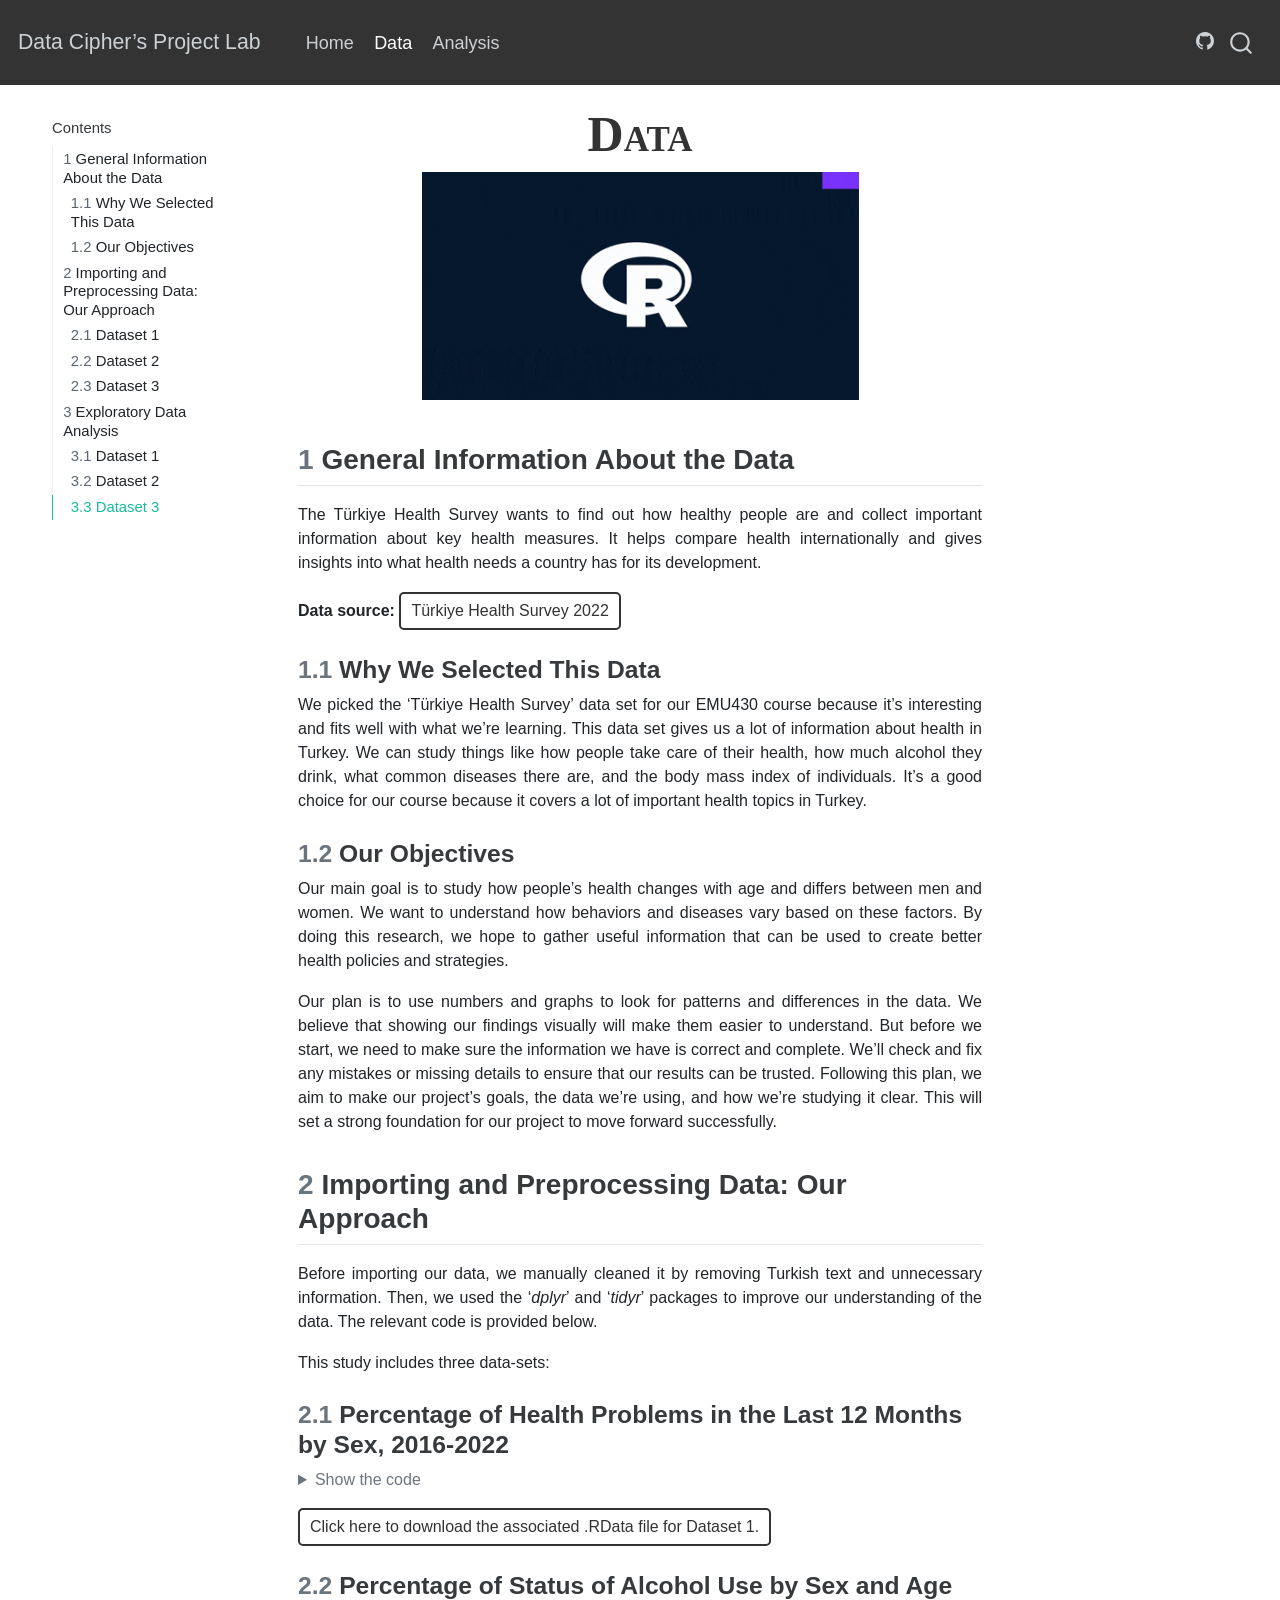
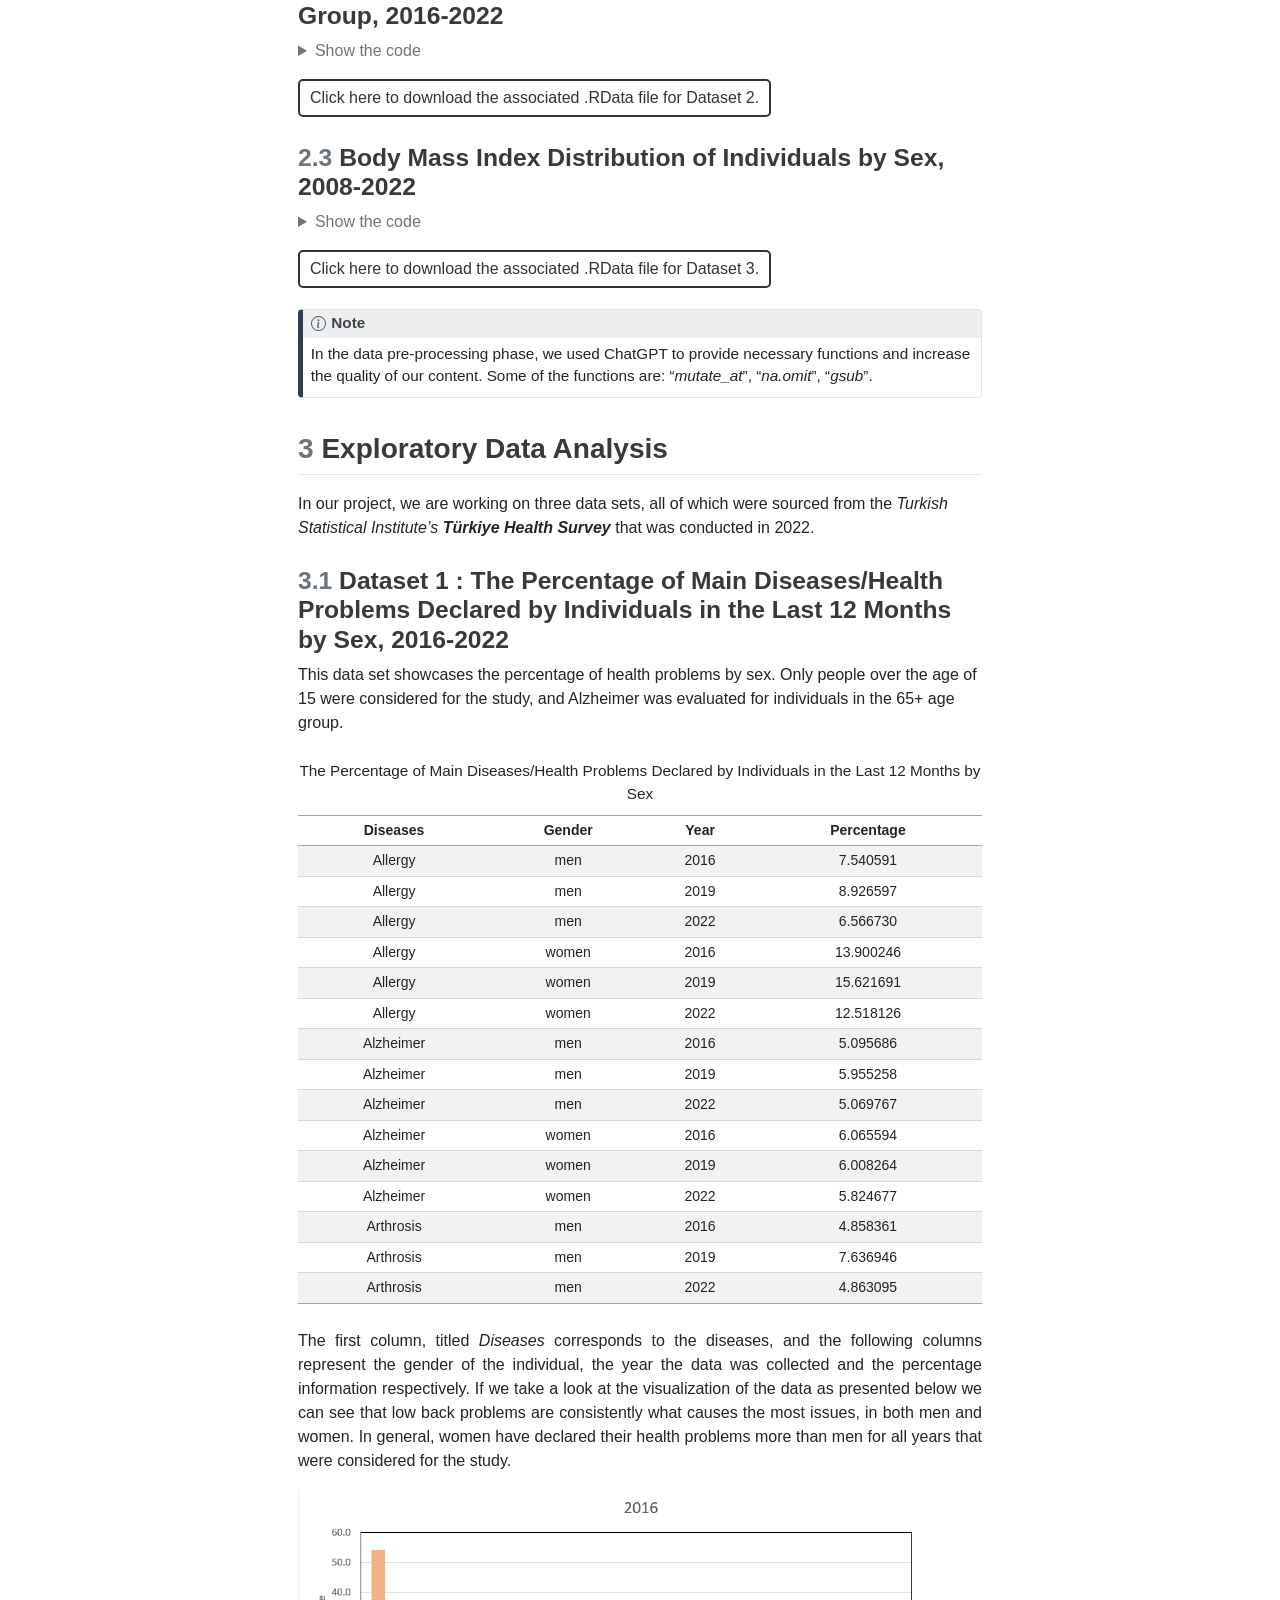
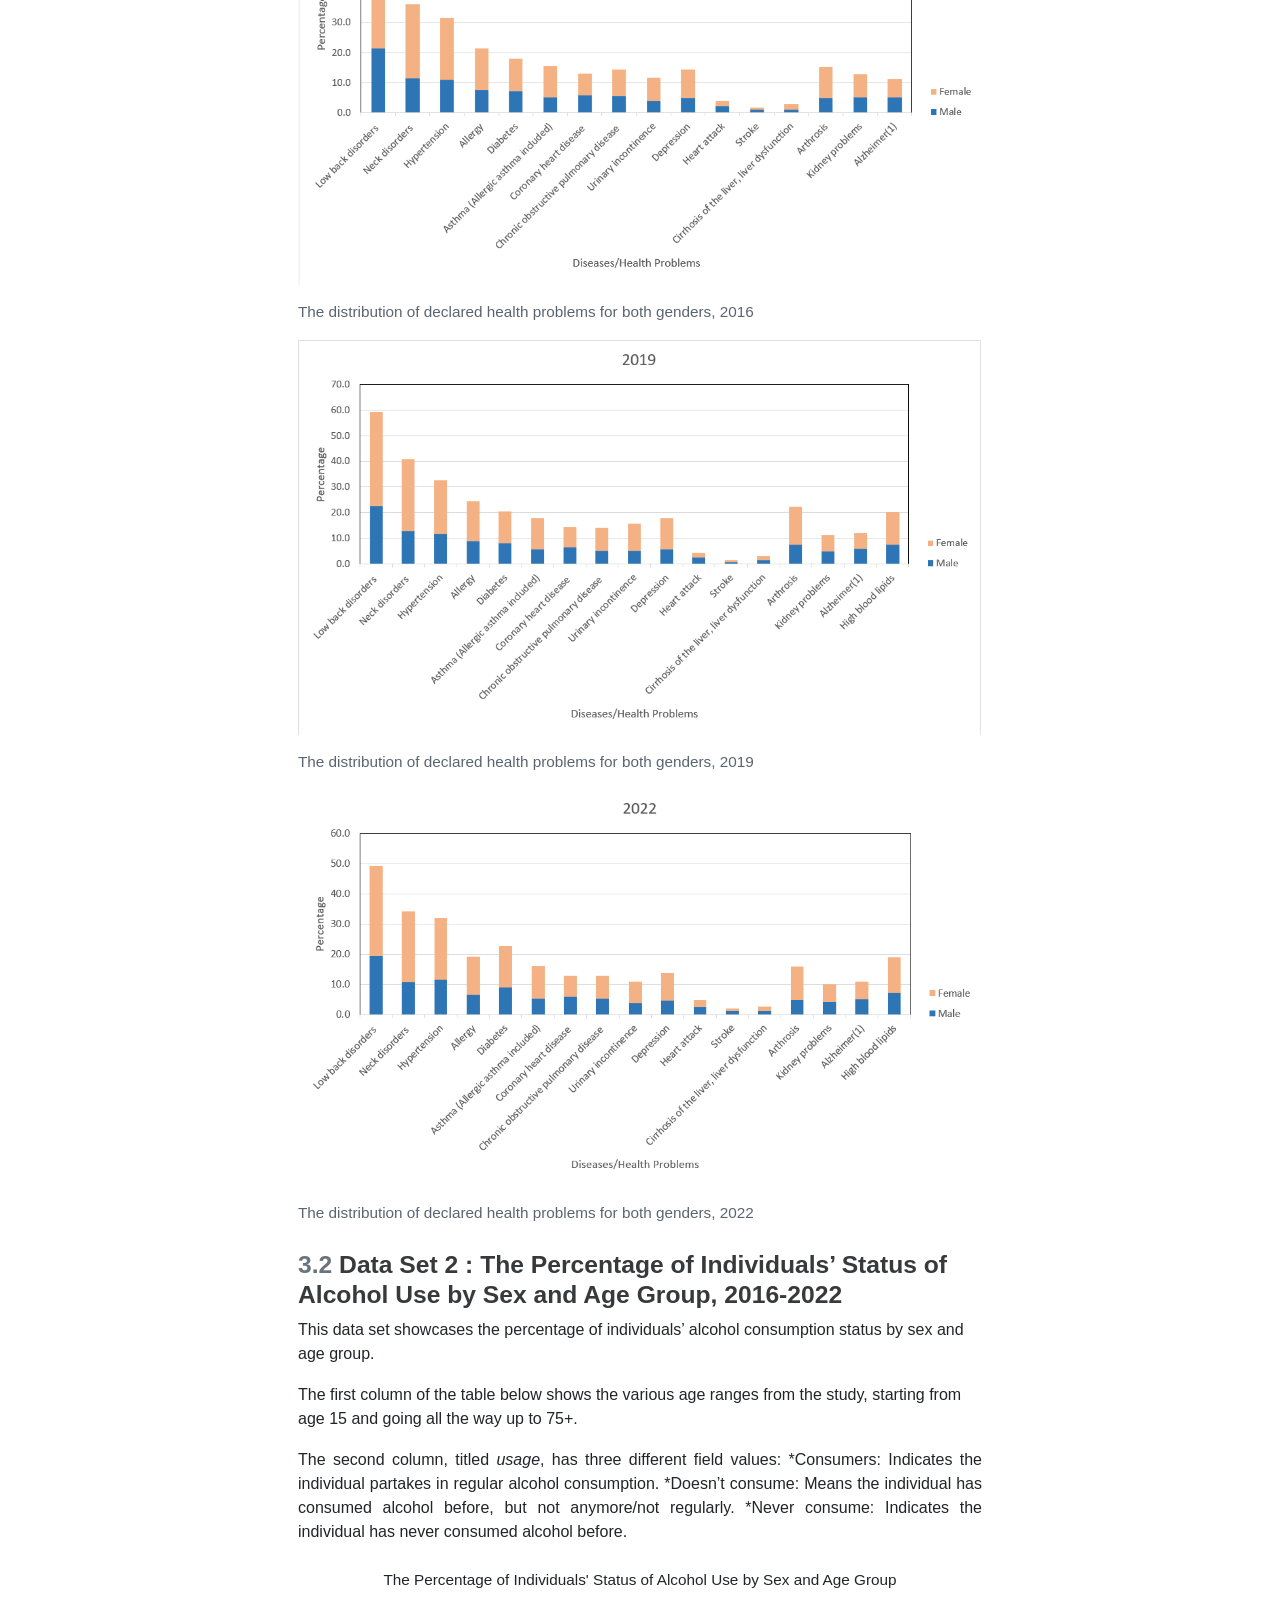
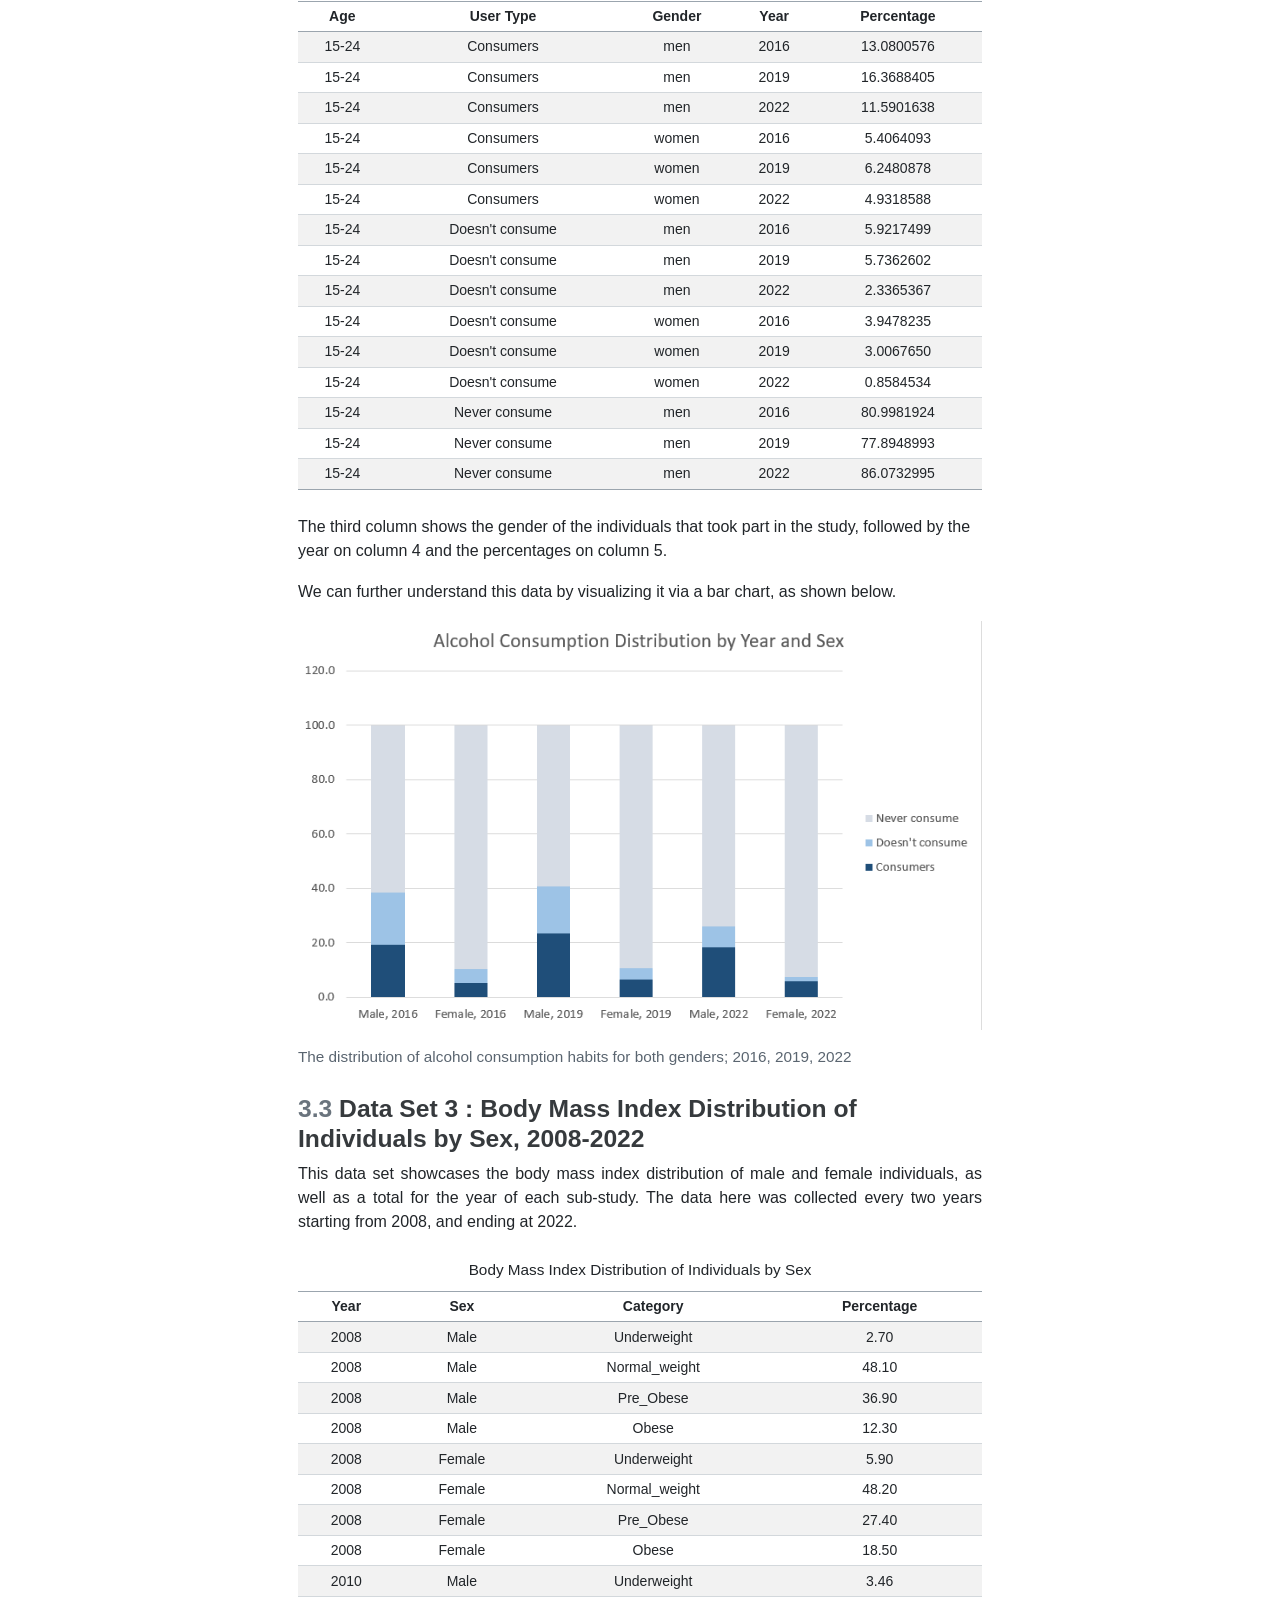
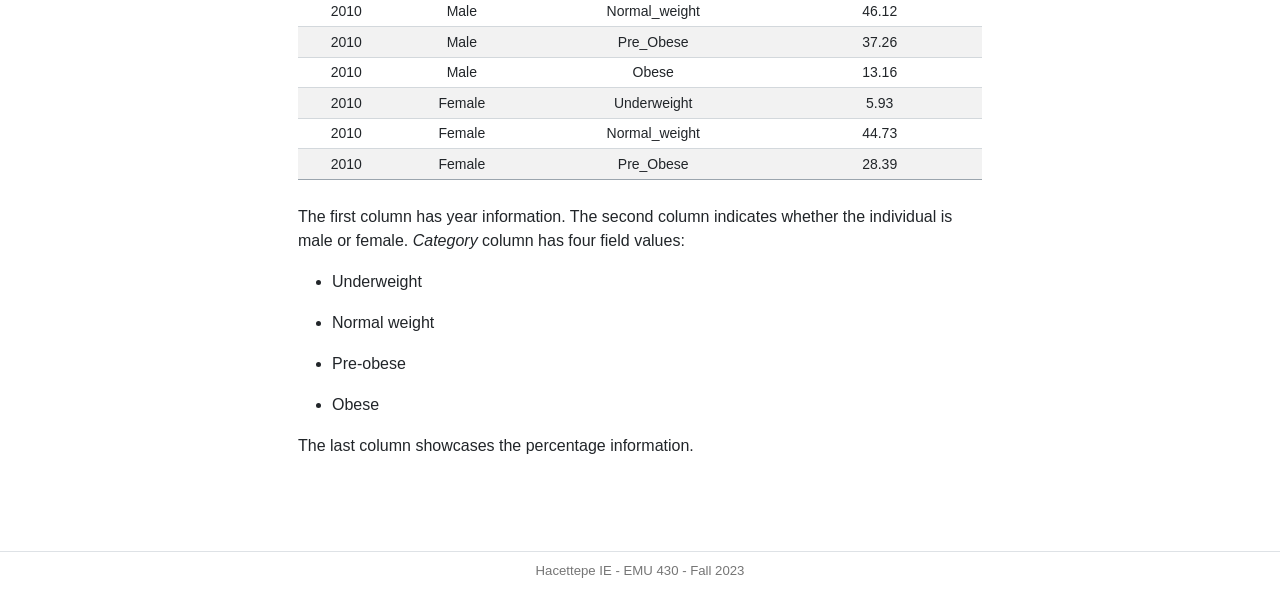
<file: docs/data.html>
<!DOCTYPE html>
<html xmlns="http://www.w3.org/1999/xhtml" lang="en" xml:lang="en"><head>

<meta charset="utf-8">
<meta name="generator" content="quarto-1.3.450">

<meta name="viewport" content="width=device-width, initial-scale=1.0, user-scalable=yes">


<title>Data Cipher's Project Lab – data</title>
<style>
code{white-space: pre-wrap;}
span.smallcaps{font-variant: small-caps;}
div.columns{display: flex; gap: min(4vw, 1.5em);}
div.column{flex: auto; overflow-x: auto;}
div.hanging-indent{margin-left: 1.5em; text-indent: -1.5em;}
ul.task-list{list-style: none;}
ul.task-list li input[type="checkbox"] {
  width: 0.8em;
  margin: 0 0.8em 0.2em -1em; /* quarto-specific, see https://github.com/quarto-dev/quarto-cli/issues/4556 */ 
  vertical-align: middle;
}
/* CSS for syntax highlighting */
pre > code.sourceCode { white-space: pre; position: relative; }
pre > code.sourceCode > span { display: inline-block; line-height: 1.25; }
pre > code.sourceCode > span:empty { height: 1.2em; }
.sourceCode { overflow: visible; }
code.sourceCode > span { color: inherit; text-decoration: inherit; }
div.sourceCode { margin: 1em 0; }
pre.sourceCode { margin: 0; }
@media screen {
div.sourceCode { overflow: auto; }
}
@media print {
pre > code.sourceCode { white-space: pre-wrap; }
pre > code.sourceCode > span { text-indent: -5em; padding-left: 5em; }
}
pre.numberSource code
  { counter-reset: source-line 0; }
pre.numberSource code > span
  { position: relative; left: -4em; counter-increment: source-line; }
pre.numberSource code > span > a:first-child::before
  { content: counter(source-line);
    position: relative; left: -1em; text-align: right; vertical-align: baseline;
    border: none; display: inline-block;
    -webkit-touch-callout: none; -webkit-user-select: none;
    -khtml-user-select: none; -moz-user-select: none;
    -ms-user-select: none; user-select: none;
    padding: 0 4px; width: 4em;
  }
pre.numberSource { margin-left: 3em;  padding-left: 4px; }
div.sourceCode
  {   }
@media screen {
pre > code.sourceCode > span > a:first-child::before { text-decoration: underline; }
}
</style>


<script src="site_libs/quarto-nav/quarto-nav.js"></script>
<script src="site_libs/quarto-nav/headroom.min.js"></script>
<script src="site_libs/clipboard/clipboard.min.js"></script>
<script src="site_libs/quarto-search/autocomplete.umd.js"></script>
<script src="site_libs/quarto-search/fuse.min.js"></script>
<script src="site_libs/quarto-search/quarto-search.js"></script>
<meta name="quarto:offset" content="./">
<link href="./logo.png" rel="icon" type="image/png">
<script src="site_libs/quarto-html/quarto.js"></script>
<script src="site_libs/quarto-html/popper.min.js"></script>
<script src="site_libs/quarto-html/tippy.umd.min.js"></script>
<script src="site_libs/quarto-html/anchor.min.js"></script>
<link href="site_libs/quarto-html/tippy.css" rel="stylesheet">
<link href="site_libs/quarto-html/quarto-syntax-highlighting.css" rel="stylesheet" id="quarto-text-highlighting-styles">
<script src="site_libs/bootstrap/bootstrap.min.js"></script>
<link href="site_libs/bootstrap/bootstrap-icons.css" rel="stylesheet">
<link href="site_libs/bootstrap/bootstrap.min.css" rel="stylesheet" id="quarto-bootstrap" data-mode="light">
<script id="quarto-search-options" type="application/json">{
  "location": "navbar",
  "copy-button": false,
  "collapse-after": 3,
  "panel-placement": "end",
  "type": "overlay",
  "limit": 20,
  "language": {
    "search-no-results-text": "No results",
    "search-matching-documents-text": "matching documents",
    "search-copy-link-title": "Copy link to search",
    "search-hide-matches-text": "Hide additional matches",
    "search-more-match-text": "more match in this document",
    "search-more-matches-text": "more matches in this document",
    "search-clear-button-title": "Clear",
    "search-detached-cancel-button-title": "Cancel",
    "search-submit-button-title": "Submit",
    "search-label": "Search"
  }
}</script>
<style>html{ scroll-behavior: smooth; }</style>


<link rel="stylesheet" href="styles.css">
</head>

<body class="floating nav-fixed">

<div id="quarto-search-results"></div>
  <header id="quarto-header" class="headroom fixed-top">
    <nav class="navbar navbar-expand-lg navbar-dark ">
      <div class="navbar-container container-fluid">
      <div class="navbar-brand-container">
    <a class="navbar-brand" href="./index.html">
    <span class="navbar-title">Data Cipher’s Project Lab</span>
    </a>
  </div>
            <div id="quarto-search" class="" title="Search"></div>
          <button class="navbar-toggler" type="button" data-bs-toggle="collapse" data-bs-target="#navbarCollapse" aria-controls="navbarCollapse" aria-expanded="false" aria-label="Toggle navigation" onclick="if (window.quartoToggleHeadroom) { window.quartoToggleHeadroom(); }">
  <span class="navbar-toggler-icon"></span>
</button>
          <div class="collapse navbar-collapse" id="navbarCollapse">
            <ul class="navbar-nav navbar-nav-scroll me-auto">
  <li class="nav-item">
    <a class="nav-link" href="./index.html" rel="" target="">
 <span class="menu-text">Home</span></a>
  </li>  
  <li class="nav-item">
    <a class="nav-link active" href="./data.html" rel="" target="" aria-current="page">
 <span class="menu-text">Data</span></a>
  </li>  
  <li class="nav-item">
    <a class="nav-link" href="./analysis.html" rel="" target="">
 <span class="menu-text">Analysis</span></a>
  </li>  
</ul>
            <div class="quarto-navbar-tools ms-auto">
    <a href="https://github.com/emu-hacettepe-analytics/emu430-fall2023-team-data_ciphers" rel="" title="" class="quarto-navigation-tool px-1" aria-label=""><i class="bi bi-github"></i></a>
</div>
          </div> <!-- /navcollapse -->
      </div> <!-- /container-fluid -->
    </nav>
</header>
<!-- content -->
<div id="quarto-content" class="quarto-container page-columns page-rows-contents page-layout-article page-navbar">
<!-- sidebar -->
  <nav id="quarto-sidebar" class="sidebar collapse collapse-horizontal sidebar-navigation floating overflow-auto">
    <nav id="TOC" role="doc-toc" class="toc-active" data-toc-expanded="5">
    <h2 id="toc-title">Contents</h2>
   
  <ul>
  <li><a href="#general-information-about-the-data" id="toc-general-information-about-the-data" class="nav-link active" data-scroll-target="#general-information-about-the-data"><span class="header-section-number">1</span> General Information About the Data</a>
  <ul>
  <li><a href="#why-we-selected-this-data" id="toc-why-we-selected-this-data" class="nav-link" data-scroll-target="#why-we-selected-this-data"><span class="header-section-number">1.1</span> Why We Selected This Data</a></li>
  <li><a href="#our-objectives" id="toc-our-objectives" class="nav-link" data-scroll-target="#our-objectives"><span class="header-section-number">1.2</span> Our Objectives</a></li>
  </ul></li>
  <li><a href="#importing-and-preprocessing-data-our-approach" id="toc-importing-and-preprocessing-data-our-approach" class="nav-link" data-scroll-target="#importing-and-preprocessing-data-our-approach"><span class="header-section-number">2</span> Importing and Preprocessing Data: Our Approach</a>
  <ul>
  <li><a href="#percentage-of-health-problems-in-the-last-12-months-by-sex-2016-2022" id="toc-percentage-of-health-problems-in-the-last-12-months-by-sex-2016-2022" class="nav-link" data-scroll-target="#percentage-of-health-problems-in-the-last-12-months-by-sex-2016-2022"><span class="header-section-number">2.1</span> <strong>Percentage of Health Problems in the Last 12 Months by Sex, 2016-2022</strong></a></li>
  <li><a href="#percentage-of-status-of-alcohol-use-by-sex-and-age-group-2016-2022" id="toc-percentage-of-status-of-alcohol-use-by-sex-and-age-group-2016-2022" class="nav-link" data-scroll-target="#percentage-of-status-of-alcohol-use-by-sex-and-age-group-2016-2022"><span class="header-section-number">2.2</span> <strong>Percentage of Status of Alcohol Use by Sex and Age Group, 2016-2022</strong></a></li>
  <li><a href="#body-mass-index-distribution-of-individuals-by-sex-2008-2022" id="toc-body-mass-index-distribution-of-individuals-by-sex-2008-2022" class="nav-link" data-scroll-target="#body-mass-index-distribution-of-individuals-by-sex-2008-2022"><span class="header-section-number">2.3</span> <strong>Body Mass Index Distribution of Individuals by Sex, 2008-2022</strong></a></li>
  </ul></li>
  <li><a href="#exploratory-data-analysis" id="toc-exploratory-data-analysis" class="nav-link" data-scroll-target="#exploratory-data-analysis"><span class="header-section-number">3</span> Exploratory Data Analysis</a>
  <ul>
  <li><a href="#dataset-1-the-percentage-of-main-diseaseshealth-problems-declared-by-individuals-in-the-last-12-months-by-sex-2016-2022" id="toc-dataset-1-the-percentage-of-main-diseaseshealth-problems-declared-by-individuals-in-the-last-12-months-by-sex-2016-2022" class="nav-link" data-scroll-target="#dataset-1-the-percentage-of-main-diseaseshealth-problems-declared-by-individuals-in-the-last-12-months-by-sex-2016-2022"><span class="header-section-number">3.1</span> Dataset 1 : The Percentage of Main Diseases/Health Problems Declared by Individuals in the Last 12 Months by Sex, 2016-2022</a></li>
  <li><a href="#data-set-2-the-percentage-of-individuals-status-of-alcohol-use-by-sex-and-age-group-2016-2022" id="toc-data-set-2-the-percentage-of-individuals-status-of-alcohol-use-by-sex-and-age-group-2016-2022" class="nav-link" data-scroll-target="#data-set-2-the-percentage-of-individuals-status-of-alcohol-use-by-sex-and-age-group-2016-2022"><span class="header-section-number">3.2</span> Data Set 2 : The Percentage of Individuals’ Status of Alcohol Use by Sex and Age Group, 2016-2022</a></li>
  <li><a href="#data-set-3-body-mass-index-distribution-of-individuals-by-sex-2008-2022" id="toc-data-set-3-body-mass-index-distribution-of-individuals-by-sex-2008-2022" class="nav-link" data-scroll-target="#data-set-3-body-mass-index-distribution-of-individuals-by-sex-2008-2022"><span class="header-section-number">3.3</span> Data Set 3 : Body Mass Index Distribution of Individuals by Sex, 2008-2022</a></li>
  </ul></li>
  </ul>
</nav>
</nav>
<div id="quarto-sidebar-glass" data-bs-toggle="collapse" data-bs-target="#quarto-sidebar,#quarto-sidebar-glass"></div>
<!-- margin-sidebar -->
    <div id="quarto-margin-sidebar" class="sidebar margin-sidebar">
    </div>
<!-- main -->
<main class="content" id="quarto-document-content">



<div style="text-align: center">
<div style="font-family: fantasy; font-size: 50px; font-style: normal; font-variant: small-caps; font-weight: 700; line-height: 39.6px; color: #333333;">
<p><strong>Data</strong></p>
</div>
</div>
<div class="quarto-figure quarto-figure-center" style="text-align: center">
<figure class="figure">
<p><img src="giphy.gif" class="img-fluid figure-img" width="437"></p>
</figure>
</div>
<section id="general-information-about-the-data" class="level2" data-number="1">
<h2 data-number="1" class="anchored" data-anchor-id="general-information-about-the-data"><span class="header-section-number">1</span> General Information About the Data</h2>
<div style="text-align: justify">
<p>The Türkiye Health Survey wants to find out how healthy people are and collect important information about key health measures. It helps compare health internationally and gives insights into what health needs a country has for its development.</p>
</div>
<p><strong>Data source:</strong> <a href="https://data.tuik.gov.tr/Bulten/Index?p=Turkiye-Saglik-Arastirmasi-2022-49747" class="download-button">Türkiye Health Survey 2022</a></p>
<section id="why-we-selected-this-data" class="level3" data-number="1.1">
<h3 data-number="1.1" class="anchored" data-anchor-id="why-we-selected-this-data"><span class="header-section-number">1.1</span> Why We Selected This Data</h3>
<div style="text-align: justify">
<p>We picked the ‘Türkiye Health Survey’ data set for our EMU430 course because it’s interesting and fits well with what we’re learning. This data set gives us a lot of information about health in Turkey. We can study things like how people take care of their health, how much alcohol they drink, what common diseases there are, and the body mass index of individuals. It’s a good choice for our course because it covers a lot of important health topics in Turkey.</p>
</div>
</section>
<section id="our-objectives" class="level3" data-number="1.2">
<h3 data-number="1.2" class="anchored" data-anchor-id="our-objectives"><span class="header-section-number">1.2</span> Our Objectives</h3>
<div style="text-align: justify">
<p>Our main goal is to study how people’s health changes with age and differs between men and women. We want to understand how behaviors and diseases vary based on these factors. By doing this research, we hope to gather useful information that can be used to create better health policies and strategies.</p>
<p>Our plan is to use numbers and graphs to look for patterns and differences in the data. We believe that showing our findings visually will make them easier to understand. But before we start, we need to make sure the information we have is correct and complete. We’ll check and fix any mistakes or missing details to ensure that our results can be trusted. Following this plan, we aim to make our project’s goals, the data we’re using, and how we’re studying it clear. This will set a strong foundation for our project to move forward successfully.</p>
</div>
</section>
</section>
<section id="importing-and-preprocessing-data-our-approach" class="level2" data-number="2">
<h2 data-number="2" class="anchored" data-anchor-id="importing-and-preprocessing-data-our-approach"><span class="header-section-number">2</span> Importing and Preprocessing Data: Our Approach</h2>
<div style="text-align: justify">
<p>Before importing our data, we manually cleaned it by removing Turkish text and unnecessary information. Then, we used the ‘<em>dplyr</em>’ and ‘<em>tidyr</em>’ packages to improve our understanding of the data. The relevant code is provided below.</p>
</div>
<p>This study includes three data-sets:</p>
<section id="percentage-of-health-problems-in-the-last-12-months-by-sex-2016-2022" class="level3" data-toc-text="Dataset 1" data-number="2.1">
<h3 data-toc-text="Dataset 1" data-number="2.1" class="anchored" data-anchor-id="percentage-of-health-problems-in-the-last-12-months-by-sex-2016-2022"><span class="header-section-number">2.1</span> <strong>Percentage of Health Problems in the Last 12 Months by Sex, 2016-2022</strong></h3>
<div class="cell">
<details>
<summary>Show the code</summary>
<div class="sourceCode cell-code" id="cb1"><pre class="sourceCode r code-with-copy"><code class="sourceCode r"><span id="cb1-1"><a href="#cb1-1" aria-hidden="true" tabindex="-1"></a><span class="fu">suppressPackageStartupMessages</span>(<span class="fu">library</span>(dplyr))</span>
<span id="cb1-2"><a href="#cb1-2" aria-hidden="true" tabindex="-1"></a><span class="fu">library</span>(readxl)</span>
<span id="cb1-3"><a href="#cb1-3" aria-hidden="true" tabindex="-1"></a><span class="fu">library</span>(dplyr)</span>
<span id="cb1-4"><a href="#cb1-4" aria-hidden="true" tabindex="-1"></a><span class="fu">library</span>(tidyr)</span>
<span id="cb1-5"><a href="#cb1-5" aria-hidden="true" tabindex="-1"></a></span>
<span id="cb1-6"><a href="#cb1-6" aria-hidden="true" tabindex="-1"></a>data_1 <span class="ot">&lt;-</span> <span class="fu">read_excel</span>(<span class="st">"tidydataset1.xls"</span>)</span>
<span id="cb1-7"><a href="#cb1-7" aria-hidden="true" tabindex="-1"></a><span class="fu">colnames</span>(data_1) <span class="ot">&lt;-</span> <span class="fu">c</span>(<span class="st">"Diseases"</span>, <span class="st">"men_2016"</span>, <span class="st">"women_2016"</span>, <span class="st">"men_2019"</span>, <span class="st">"women_2019"</span>, <span class="st">"men_2022"</span>, <span class="st">"women_2022"</span>)</span>
<span id="cb1-8"><a href="#cb1-8" aria-hidden="true" tabindex="-1"></a></span>
<span id="cb1-9"><a href="#cb1-9" aria-hidden="true" tabindex="-1"></a>data_1_longer <span class="ot">&lt;-</span> data_1 <span class="sc">%&gt;%</span></span>
<span id="cb1-10"><a href="#cb1-10" aria-hidden="true" tabindex="-1"></a>  <span class="fu">pivot_longer</span>(<span class="at">cols =</span> <span class="fu">starts_with</span>(<span class="fu">c</span>(<span class="st">"men"</span>, <span class="st">"women"</span>)),</span>
<span id="cb1-11"><a href="#cb1-11" aria-hidden="true" tabindex="-1"></a>               <span class="at">names_to =</span> <span class="st">"Gender"</span>,</span>
<span id="cb1-12"><a href="#cb1-12" aria-hidden="true" tabindex="-1"></a>               <span class="at">values_to =</span> <span class="st">"Percentage"</span>) <span class="sc">%&gt;%</span></span>
<span id="cb1-13"><a href="#cb1-13" aria-hidden="true" tabindex="-1"></a>  <span class="fu">separate</span>(Gender, <span class="at">into =</span> <span class="fu">c</span>(<span class="st">"Gender"</span>, <span class="st">"Year"</span>), <span class="at">sep =</span> <span class="st">"_"</span>) <span class="sc">%&gt;%</span></span>
<span id="cb1-14"><a href="#cb1-14" aria-hidden="true" tabindex="-1"></a>  <span class="fu">arrange</span>(Diseases) <span class="sc">%&gt;%</span></span>
<span id="cb1-15"><a href="#cb1-15" aria-hidden="true" tabindex="-1"></a>  <span class="fu">mutate_at</span>(<span class="fu">vars</span>(Year, Percentage), as.numeric) <span class="sc">%&gt;%</span></span>
<span id="cb1-16"><a href="#cb1-16" aria-hidden="true" tabindex="-1"></a>  <span class="fu">mutate</span>(<span class="at">Diseases =</span> <span class="fu">gsub</span>(<span class="st">"^</span><span class="sc">\\</span><span class="st">n"</span>, <span class="st">""</span>, Diseases))</span></code><button title="Copy to Clipboard" class="code-copy-button"><i class="bi"></i></button></pre></div>
</details>
</div>
<p><a href="https://github.com/emu-hacettepe-analytics/emu430-fall2023-team-data_ciphers/raw/master/tidy_dataset_1.RData" class="download-button">Click here to download the associated .RData file for Dataset 1.</a></p>
</section>
<section id="percentage-of-status-of-alcohol-use-by-sex-and-age-group-2016-2022" class="level3" data-toc-text="Dataset 2" data-number="2.2">
<h3 data-toc-text="Dataset 2" data-number="2.2" class="anchored" data-anchor-id="percentage-of-status-of-alcohol-use-by-sex-and-age-group-2016-2022"><span class="header-section-number">2.2</span> <strong>Percentage of Status of Alcohol Use by Sex and Age Group, 2016-2022</strong></h3>
<div class="cell">
<details>
<summary>Show the code</summary>
<div class="sourceCode cell-code" id="cb2"><pre class="sourceCode r code-with-copy"><code class="sourceCode r"><span id="cb2-1"><a href="#cb2-1" aria-hidden="true" tabindex="-1"></a><span class="fu">suppressPackageStartupMessages</span>(<span class="fu">library</span>(dplyr))</span>
<span id="cb2-2"><a href="#cb2-2" aria-hidden="true" tabindex="-1"></a><span class="fu">library</span>(readxl)</span>
<span id="cb2-3"><a href="#cb2-3" aria-hidden="true" tabindex="-1"></a><span class="fu">library</span>(dplyr)</span>
<span id="cb2-4"><a href="#cb2-4" aria-hidden="true" tabindex="-1"></a><span class="fu">library</span>(tidyr)</span>
<span id="cb2-5"><a href="#cb2-5" aria-hidden="true" tabindex="-1"></a></span>
<span id="cb2-6"><a href="#cb2-6" aria-hidden="true" tabindex="-1"></a>data_2 <span class="ot">&lt;-</span> <span class="fu">read_excel</span>(<span class="st">"tidydataset2.xls"</span>)</span>
<span id="cb2-7"><a href="#cb2-7" aria-hidden="true" tabindex="-1"></a><span class="fu">colnames</span>(data_2) <span class="ot">&lt;-</span> <span class="fu">c</span>(<span class="st">"age"</span>, <span class="st">"men_2016"</span>, <span class="st">"women_2016"</span>, <span class="st">"men_2019"</span>, <span class="st">"women_2019"</span>, <span class="st">"men_2022"</span>, <span class="st">"women_2022"</span>, <span class="st">"usage"</span>)</span>
<span id="cb2-8"><a href="#cb2-8" aria-hidden="true" tabindex="-1"></a>data_2_longer <span class="ot">&lt;-</span> data_2 <span class="sc">%&gt;%</span></span>
<span id="cb2-9"><a href="#cb2-9" aria-hidden="true" tabindex="-1"></a>  <span class="fu">pivot_longer</span>(<span class="at">cols =</span> <span class="fu">starts_with</span>(<span class="fu">c</span>(<span class="st">"men"</span>, <span class="st">"women"</span>)),</span>
<span id="cb2-10"><a href="#cb2-10" aria-hidden="true" tabindex="-1"></a>               <span class="at">names_to =</span> <span class="st">"gender"</span>,</span>
<span id="cb2-11"><a href="#cb2-11" aria-hidden="true" tabindex="-1"></a>               <span class="at">values_to =</span> <span class="st">"rate"</span>) <span class="sc">%&gt;%</span></span>
<span id="cb2-12"><a href="#cb2-12" aria-hidden="true" tabindex="-1"></a>  <span class="fu">separate</span>(gender, <span class="at">into =</span> <span class="fu">c</span>(<span class="st">"gender"</span>, <span class="st">"year"</span>), <span class="at">sep =</span> <span class="st">"_"</span>) <span class="sc">%&gt;%</span></span>
<span id="cb2-13"><a href="#cb2-13" aria-hidden="true" tabindex="-1"></a>  <span class="fu">arrange</span>(age) <span class="sc">%&gt;%</span></span>
<span id="cb2-14"><a href="#cb2-14" aria-hidden="true" tabindex="-1"></a>  <span class="fu">mutate_at</span>(<span class="fu">vars</span>(year, rate), as.numeric) <span class="sc">%&gt;%</span></span>
<span id="cb2-15"><a href="#cb2-15" aria-hidden="true" tabindex="-1"></a>  <span class="fu">na.omit</span>()</span></code><button title="Copy to Clipboard" class="code-copy-button"><i class="bi"></i></button></pre></div>
</details>
</div>
<p><a href="https://github.com/emu-hacettepe-analytics/emu430-fall2023-team-data_ciphers/raw/master/tidy_dataset_2.RData" class="download-button">Click here to download the associated .RData file for Dataset 2.</a></p>
</section>
<section id="body-mass-index-distribution-of-individuals-by-sex-2008-2022" class="level3" data-toc-text="Dataset 3" data-number="2.3">
<h3 data-toc-text="Dataset 3" data-number="2.3" class="anchored" data-anchor-id="body-mass-index-distribution-of-individuals-by-sex-2008-2022"><span class="header-section-number">2.3</span> <strong>Body Mass Index Distribution of Individuals by Sex, 2008-2022</strong></h3>
<div class="cell">
<details>
<summary>Show the code</summary>
<div class="sourceCode cell-code" id="cb3"><pre class="sourceCode r code-with-copy"><code class="sourceCode r"><span id="cb3-1"><a href="#cb3-1" aria-hidden="true" tabindex="-1"></a><span class="fu">suppressPackageStartupMessages</span>(<span class="fu">library</span>(dplyr))</span>
<span id="cb3-2"><a href="#cb3-2" aria-hidden="true" tabindex="-1"></a><span class="fu">library</span>(readxl)</span>
<span id="cb3-3"><a href="#cb3-3" aria-hidden="true" tabindex="-1"></a><span class="fu">library</span>(dplyr)</span>
<span id="cb3-4"><a href="#cb3-4" aria-hidden="true" tabindex="-1"></a><span class="fu">library</span>(tidyr)</span>
<span id="cb3-5"><a href="#cb3-5" aria-hidden="true" tabindex="-1"></a></span>
<span id="cb3-6"><a href="#cb3-6" aria-hidden="true" tabindex="-1"></a>data_3 <span class="ot">&lt;-</span> <span class="fu">read_excel</span>(<span class="st">"tidydataset3.xls"</span>)</span>
<span id="cb3-7"><a href="#cb3-7" aria-hidden="true" tabindex="-1"></a><span class="fu">colnames</span>(data_3) <span class="ot">&lt;-</span> <span class="fu">c</span>(<span class="st">"Year"</span>, <span class="st">"Sex"</span>, <span class="st">"Underweight"</span>, <span class="st">"Normal_weight"</span>, <span class="st">"Pre_Obese"</span>, <span class="st">"Obese"</span>)</span>
<span id="cb3-8"><a href="#cb3-8" aria-hidden="true" tabindex="-1"></a>data_3_long <span class="ot">&lt;-</span> data_3 <span class="sc">%&gt;%</span></span>
<span id="cb3-9"><a href="#cb3-9" aria-hidden="true" tabindex="-1"></a>  <span class="fu">pivot_longer</span>(<span class="at">cols =</span> <span class="fu">c</span>(Underweight, Normal_weight, Pre_Obese, Obese),</span>
<span id="cb3-10"><a href="#cb3-10" aria-hidden="true" tabindex="-1"></a>               <span class="at">names_to =</span> <span class="st">"Category"</span>,</span>
<span id="cb3-11"><a href="#cb3-11" aria-hidden="true" tabindex="-1"></a>               <span class="at">values_to =</span> <span class="st">"Percentage"</span>) <span class="sc">%&gt;%</span></span>
<span id="cb3-12"><a href="#cb3-12" aria-hidden="true" tabindex="-1"></a>  <span class="fu">mutate</span>(<span class="at">sex_group =</span> <span class="fu">ifelse</span>(Sex <span class="sc">==</span> <span class="st">"Total"</span>, <span class="st">"Total"</span>, <span class="st">"Individual"</span>)) <span class="sc">%&gt;%</span></span>
<span id="cb3-13"><a href="#cb3-13" aria-hidden="true" tabindex="-1"></a>  <span class="fu">group_by</span>(sex_group) <span class="sc">%&gt;%</span></span>
<span id="cb3-14"><a href="#cb3-14" aria-hidden="true" tabindex="-1"></a>  <span class="fu">ungroup</span>() <span class="sc">%&gt;%</span></span>
<span id="cb3-15"><a href="#cb3-15" aria-hidden="true" tabindex="-1"></a>  dplyr<span class="sc">::</span><span class="fu">filter</span>(Sex <span class="sc">!=</span> <span class="st">"Total"</span> <span class="sc">|</span> <span class="fu">n</span>() <span class="sc">==</span> <span class="dv">1</span>) <span class="sc">%&gt;%</span></span>
<span id="cb3-16"><a href="#cb3-16" aria-hidden="true" tabindex="-1"></a>  <span class="fu">select</span>(<span class="sc">-</span>sex_group)</span></code><button title="Copy to Clipboard" class="code-copy-button"><i class="bi"></i></button></pre></div>
</details>
</div>
<p><a href="https://github.com/emu-hacettepe-analytics/emu430-fall2023-team-data_ciphers/blob/master/tidy_dataset_3.RData" class="download-button">Click here to download the associated .RData file for Dataset 3.</a></p>
<div class="callout callout-style-default callout-note callout-titled">
<div class="callout-header d-flex align-content-center">
<div class="callout-icon-container">
<i class="callout-icon"></i>
</div>
<div class="callout-title-container flex-fill">
Note
</div>
</div>
<div class="callout-body-container callout-body">
<p>In the data pre-processing phase, we used ChatGPT to provide necessary functions and increase the quality of our content. Some of the functions are: “<em>mutate_at</em>”, “<em>na.omit</em>”, “<em>gsub</em>”.</p>
</div>
</div>
</section>
</section>
<section id="exploratory-data-analysis" class="level2" data-number="3">
<h2 data-number="3" class="anchored" data-anchor-id="exploratory-data-analysis"><span class="header-section-number">3</span> Exploratory Data Analysis</h2>
<p>In our project, we are working on three data sets, all of which were sourced from the <em>Turkish Statistical Institute’s</em> <strong><em>Türkiye Health Survey</em></strong> that was conducted in 2022.</p>
<section id="dataset-1-the-percentage-of-main-diseaseshealth-problems-declared-by-individuals-in-the-last-12-months-by-sex-2016-2022" class="level3" data-toc-text="Dataset 1" data-number="3.1">
<h3 data-toc-text="Dataset 1" data-number="3.1" class="anchored" data-anchor-id="dataset-1-the-percentage-of-main-diseaseshealth-problems-declared-by-individuals-in-the-last-12-months-by-sex-2016-2022"><span class="header-section-number">3.1</span> Dataset 1 : The Percentage of Main Diseases/Health Problems Declared by Individuals in the Last 12 Months by Sex, 2016-2022</h3>
<p>This data set showcases the percentage of health problems by sex. Only people over the age of 15 were considered for the study, and Alzheimer was evaluated for individuals in the 65+ age group.</p>
<div class="cell">
<div class="cell-output-display">
<table data-quarto-postprocess="true" class="table table-sm table-striped small">
<caption>The Percentage of Main Diseases/Health Problems Declared by Individuals in the Last 12 Months by Sex</caption>
<thead>
<tr class="header">
<th style="text-align: center;" data-quarto-table-cell-role="th">Diseases</th>
<th style="text-align: center;" data-quarto-table-cell-role="th">Gender</th>
<th style="text-align: center;" data-quarto-table-cell-role="th">Year</th>
<th style="text-align: center;" data-quarto-table-cell-role="th">Percentage</th>
</tr>
</thead>
<tbody>
<tr class="odd">
<td style="text-align: center;">Allergy</td>
<td style="text-align: center;">men</td>
<td style="text-align: center;">2016</td>
<td style="text-align: center;">7.540591</td>
</tr>
<tr class="even">
<td style="text-align: center;">Allergy</td>
<td style="text-align: center;">men</td>
<td style="text-align: center;">2019</td>
<td style="text-align: center;">8.926597</td>
</tr>
<tr class="odd">
<td style="text-align: center;">Allergy</td>
<td style="text-align: center;">men</td>
<td style="text-align: center;">2022</td>
<td style="text-align: center;">6.566730</td>
</tr>
<tr class="even">
<td style="text-align: center;">Allergy</td>
<td style="text-align: center;">women</td>
<td style="text-align: center;">2016</td>
<td style="text-align: center;">13.900246</td>
</tr>
<tr class="odd">
<td style="text-align: center;">Allergy</td>
<td style="text-align: center;">women</td>
<td style="text-align: center;">2019</td>
<td style="text-align: center;">15.621691</td>
</tr>
<tr class="even">
<td style="text-align: center;">Allergy</td>
<td style="text-align: center;">women</td>
<td style="text-align: center;">2022</td>
<td style="text-align: center;">12.518126</td>
</tr>
<tr class="odd">
<td style="text-align: center;">Alzheimer</td>
<td style="text-align: center;">men</td>
<td style="text-align: center;">2016</td>
<td style="text-align: center;">5.095686</td>
</tr>
<tr class="even">
<td style="text-align: center;">Alzheimer</td>
<td style="text-align: center;">men</td>
<td style="text-align: center;">2019</td>
<td style="text-align: center;">5.955258</td>
</tr>
<tr class="odd">
<td style="text-align: center;">Alzheimer</td>
<td style="text-align: center;">men</td>
<td style="text-align: center;">2022</td>
<td style="text-align: center;">5.069767</td>
</tr>
<tr class="even">
<td style="text-align: center;">Alzheimer</td>
<td style="text-align: center;">women</td>
<td style="text-align: center;">2016</td>
<td style="text-align: center;">6.065594</td>
</tr>
<tr class="odd">
<td style="text-align: center;">Alzheimer</td>
<td style="text-align: center;">women</td>
<td style="text-align: center;">2019</td>
<td style="text-align: center;">6.008264</td>
</tr>
<tr class="even">
<td style="text-align: center;">Alzheimer</td>
<td style="text-align: center;">women</td>
<td style="text-align: center;">2022</td>
<td style="text-align: center;">5.824677</td>
</tr>
<tr class="odd">
<td style="text-align: center;">Arthrosis</td>
<td style="text-align: center;">men</td>
<td style="text-align: center;">2016</td>
<td style="text-align: center;">4.858361</td>
</tr>
<tr class="even">
<td style="text-align: center;">Arthrosis</td>
<td style="text-align: center;">men</td>
<td style="text-align: center;">2019</td>
<td style="text-align: center;">7.636946</td>
</tr>
<tr class="odd">
<td style="text-align: center;">Arthrosis</td>
<td style="text-align: center;">men</td>
<td style="text-align: center;">2022</td>
<td style="text-align: center;">4.863095</td>
</tr>
</tbody>
</table>


</div>
</div>
<div style="text-align: justify">
<p>The first column, titled <em>Diseases</em> corresponds to the diseases, and the following columns represent the gender of the individual, the year the data was collected and the percentage information respectively. If we take a look at the visualization of the data as presented below we can see that low back problems are consistently what causes the most issues, in both men and women. In general, women have declared their health problems more than men for all years that were considered for the study.</p>
</div>
<div class="quarto-figure quarto-figure-center">
<figure class="figure">
<p><img src="2016_dataset_1.png" class="img-fluid figure-img"></p>
<figcaption class="figure-caption">The distribution of declared health problems for both genders, 2016</figcaption>
</figure>
</div>
<div class="quarto-figure quarto-figure-center">
<figure class="figure">
<p><img src="2019_dataset_1.png" class="img-fluid figure-img"></p>
<figcaption class="figure-caption">The distribution of declared health problems for both genders, 2019</figcaption>
</figure>
</div>
<div class="quarto-figure quarto-figure-center">
<figure class="figure">
<p><img src="2022_dataset_1.png" class="img-fluid figure-img"></p>
<figcaption class="figure-caption">The distribution of declared health problems for both genders, 2022</figcaption>
</figure>
</div>
</section>
<section id="data-set-2-the-percentage-of-individuals-status-of-alcohol-use-by-sex-and-age-group-2016-2022" class="level3" data-toc-text="Dataset 2" data-number="3.2">
<h3 data-toc-text="Dataset 2" data-number="3.2" class="anchored" data-anchor-id="data-set-2-the-percentage-of-individuals-status-of-alcohol-use-by-sex-and-age-group-2016-2022"><span class="header-section-number">3.2</span> Data Set 2 : The Percentage of Individuals’ Status of Alcohol Use by Sex and Age Group, 2016-2022</h3>
<p>This data set showcases the percentage of individuals’ alcohol consumption status by sex and age group.</p>
<p>The first column of the table below shows the various age ranges from the study, starting from age 15 and going all the way up to 75+.</p>
<div style="text-align: justify">
<p>The second column, titled <em>usage</em>, has three different field values: *Consumers: Indicates the individual partakes in regular alcohol consumption. *Doesn’t consume: Means the individual has consumed alcohol before, but not anymore/not regularly. *Never consume: Indicates the individual has never consumed alcohol before.</p>
</div>
<div class="cell">
<div class="cell-output-display">
<table data-quarto-postprocess="true" class="table table-sm table-striped small">
<caption>The Percentage of Individuals' Status of Alcohol Use by Sex and Age Group</caption>
<thead>
<tr class="header">
<th style="text-align: center;" data-quarto-table-cell-role="th">Age</th>
<th style="text-align: center;" data-quarto-table-cell-role="th">User Type</th>
<th style="text-align: center;" data-quarto-table-cell-role="th">Gender</th>
<th style="text-align: center;" data-quarto-table-cell-role="th">Year</th>
<th style="text-align: center;" data-quarto-table-cell-role="th">Percentage</th>
</tr>
</thead>
<tbody>
<tr class="odd">
<td style="text-align: center;">15-24</td>
<td style="text-align: center;">Consumers</td>
<td style="text-align: center;">men</td>
<td style="text-align: center;">2016</td>
<td style="text-align: center;">13.0800576</td>
</tr>
<tr class="even">
<td style="text-align: center;">15-24</td>
<td style="text-align: center;">Consumers</td>
<td style="text-align: center;">men</td>
<td style="text-align: center;">2019</td>
<td style="text-align: center;">16.3688405</td>
</tr>
<tr class="odd">
<td style="text-align: center;">15-24</td>
<td style="text-align: center;">Consumers</td>
<td style="text-align: center;">men</td>
<td style="text-align: center;">2022</td>
<td style="text-align: center;">11.5901638</td>
</tr>
<tr class="even">
<td style="text-align: center;">15-24</td>
<td style="text-align: center;">Consumers</td>
<td style="text-align: center;">women</td>
<td style="text-align: center;">2016</td>
<td style="text-align: center;">5.4064093</td>
</tr>
<tr class="odd">
<td style="text-align: center;">15-24</td>
<td style="text-align: center;">Consumers</td>
<td style="text-align: center;">women</td>
<td style="text-align: center;">2019</td>
<td style="text-align: center;">6.2480878</td>
</tr>
<tr class="even">
<td style="text-align: center;">15-24</td>
<td style="text-align: center;">Consumers</td>
<td style="text-align: center;">women</td>
<td style="text-align: center;">2022</td>
<td style="text-align: center;">4.9318588</td>
</tr>
<tr class="odd">
<td style="text-align: center;">15-24</td>
<td style="text-align: center;">Doesn't consume</td>
<td style="text-align: center;">men</td>
<td style="text-align: center;">2016</td>
<td style="text-align: center;">5.9217499</td>
</tr>
<tr class="even">
<td style="text-align: center;">15-24</td>
<td style="text-align: center;">Doesn't consume</td>
<td style="text-align: center;">men</td>
<td style="text-align: center;">2019</td>
<td style="text-align: center;">5.7362602</td>
</tr>
<tr class="odd">
<td style="text-align: center;">15-24</td>
<td style="text-align: center;">Doesn't consume</td>
<td style="text-align: center;">men</td>
<td style="text-align: center;">2022</td>
<td style="text-align: center;">2.3365367</td>
</tr>
<tr class="even">
<td style="text-align: center;">15-24</td>
<td style="text-align: center;">Doesn't consume</td>
<td style="text-align: center;">women</td>
<td style="text-align: center;">2016</td>
<td style="text-align: center;">3.9478235</td>
</tr>
<tr class="odd">
<td style="text-align: center;">15-24</td>
<td style="text-align: center;">Doesn't consume</td>
<td style="text-align: center;">women</td>
<td style="text-align: center;">2019</td>
<td style="text-align: center;">3.0067650</td>
</tr>
<tr class="even">
<td style="text-align: center;">15-24</td>
<td style="text-align: center;">Doesn't consume</td>
<td style="text-align: center;">women</td>
<td style="text-align: center;">2022</td>
<td style="text-align: center;">0.8584534</td>
</tr>
<tr class="odd">
<td style="text-align: center;">15-24</td>
<td style="text-align: center;">Never consume</td>
<td style="text-align: center;">men</td>
<td style="text-align: center;">2016</td>
<td style="text-align: center;">80.9981924</td>
</tr>
<tr class="even">
<td style="text-align: center;">15-24</td>
<td style="text-align: center;">Never consume</td>
<td style="text-align: center;">men</td>
<td style="text-align: center;">2019</td>
<td style="text-align: center;">77.8948993</td>
</tr>
<tr class="odd">
<td style="text-align: center;">15-24</td>
<td style="text-align: center;">Never consume</td>
<td style="text-align: center;">men</td>
<td style="text-align: center;">2022</td>
<td style="text-align: center;">86.0732995</td>
</tr>
</tbody>
</table>


</div>
</div>
<p>The third column shows the gender of the individuals that took part in the study, followed by the year on column 4 and the percentages on column 5.</p>
<p>We can further understand this data by visualizing it via a bar chart, as shown below.</p>
<div class="quarto-figure quarto-figure-center">
<figure class="figure">
<p><img src="chart_dataset_2.png" class="img-fluid figure-img"></p>
<figcaption class="figure-caption">The distribution of alcohol consumption habits for both genders; 2016, 2019, 2022</figcaption>
</figure>
</div>
</section>
<section id="data-set-3-body-mass-index-distribution-of-individuals-by-sex-2008-2022" class="level3" data-toc-text="Dataset 3" data-number="3.3">
<h3 data-toc-text="Dataset 3" data-number="3.3" class="anchored" data-anchor-id="data-set-3-body-mass-index-distribution-of-individuals-by-sex-2008-2022"><span class="header-section-number">3.3</span> Data Set 3 : Body Mass Index Distribution of Individuals by Sex, 2008-2022</h3>
<div style="text-align: justify">
<p>This data set showcases the body mass index distribution of male and female individuals, as well as a total for the year of each sub-study. The data here was collected every two years starting from 2008, and ending at 2022.</p>
</div>
<div class="cell">
<div class="cell-output-display">
<table data-quarto-postprocess="true" class="table table-sm table-striped small">
<caption>Body Mass Index Distribution of Individuals by Sex</caption>
<thead>
<tr class="header">
<th style="text-align: center;" data-quarto-table-cell-role="th">Year</th>
<th style="text-align: center;" data-quarto-table-cell-role="th">Sex</th>
<th style="text-align: center;" data-quarto-table-cell-role="th">Category</th>
<th style="text-align: center;" data-quarto-table-cell-role="th">Percentage</th>
</tr>
</thead>
<tbody>
<tr class="odd">
<td style="text-align: center;">2008</td>
<td style="text-align: center;">Male</td>
<td style="text-align: center;">Underweight</td>
<td style="text-align: center;">2.70</td>
</tr>
<tr class="even">
<td style="text-align: center;">2008</td>
<td style="text-align: center;">Male</td>
<td style="text-align: center;">Normal_weight</td>
<td style="text-align: center;">48.10</td>
</tr>
<tr class="odd">
<td style="text-align: center;">2008</td>
<td style="text-align: center;">Male</td>
<td style="text-align: center;">Pre_Obese</td>
<td style="text-align: center;">36.90</td>
</tr>
<tr class="even">
<td style="text-align: center;">2008</td>
<td style="text-align: center;">Male</td>
<td style="text-align: center;">Obese</td>
<td style="text-align: center;">12.30</td>
</tr>
<tr class="odd">
<td style="text-align: center;">2008</td>
<td style="text-align: center;">Female</td>
<td style="text-align: center;">Underweight</td>
<td style="text-align: center;">5.90</td>
</tr>
<tr class="even">
<td style="text-align: center;">2008</td>
<td style="text-align: center;">Female</td>
<td style="text-align: center;">Normal_weight</td>
<td style="text-align: center;">48.20</td>
</tr>
<tr class="odd">
<td style="text-align: center;">2008</td>
<td style="text-align: center;">Female</td>
<td style="text-align: center;">Pre_Obese</td>
<td style="text-align: center;">27.40</td>
</tr>
<tr class="even">
<td style="text-align: center;">2008</td>
<td style="text-align: center;">Female</td>
<td style="text-align: center;">Obese</td>
<td style="text-align: center;">18.50</td>
</tr>
<tr class="odd">
<td style="text-align: center;">2010</td>
<td style="text-align: center;">Male</td>
<td style="text-align: center;">Underweight</td>
<td style="text-align: center;">3.46</td>
</tr>
<tr class="even">
<td style="text-align: center;">2010</td>
<td style="text-align: center;">Male</td>
<td style="text-align: center;">Normal_weight</td>
<td style="text-align: center;">46.12</td>
</tr>
<tr class="odd">
<td style="text-align: center;">2010</td>
<td style="text-align: center;">Male</td>
<td style="text-align: center;">Pre_Obese</td>
<td style="text-align: center;">37.26</td>
</tr>
<tr class="even">
<td style="text-align: center;">2010</td>
<td style="text-align: center;">Male</td>
<td style="text-align: center;">Obese</td>
<td style="text-align: center;">13.16</td>
</tr>
<tr class="odd">
<td style="text-align: center;">2010</td>
<td style="text-align: center;">Female</td>
<td style="text-align: center;">Underweight</td>
<td style="text-align: center;">5.93</td>
</tr>
<tr class="even">
<td style="text-align: center;">2010</td>
<td style="text-align: center;">Female</td>
<td style="text-align: center;">Normal_weight</td>
<td style="text-align: center;">44.73</td>
</tr>
<tr class="odd">
<td style="text-align: center;">2010</td>
<td style="text-align: center;">Female</td>
<td style="text-align: center;">Pre_Obese</td>
<td style="text-align: center;">28.39</td>
</tr>
</tbody>
</table>


</div>
</div>
<p>The first column has year information. The second column indicates whether the individual is male or female. <em>Category</em> column has four field values:</p>
<ul>
<li><p>Underweight</p></li>
<li><p>Normal weight</p></li>
<li><p>Pre-obese</p></li>
<li><p>Obese</p></li>
</ul>
<p>The last column showcases the percentage information.</p>


</section>
</section>

<a onclick="window.scrollTo(0, 0); return false;" role="button" id="quarto-back-to-top"><i class="bi bi-arrow-up"></i> Back to top</a></main> <!-- /main -->
<script>
  function abbrv_toc() {
    let toc = document.querySelectorAll('nav#TOC li>a');
    toc.forEach(e => {
      let id = e.id.substring(4);
      let sec = document.getElementById(id);
      let toc_text = sec.getAttribute('data-toc-text');
      if(toc_text != null) {
        let new_toc_text = e.querySelector('span').outerHTML + ' ' + toc_text;
        e.innerHTML = new_toc_text;
      }
    })
  };

  window.document.addEventListener("DOMContentLoaded", function (event) {
    abbrv_toc();
  });
</script>
<script id="quarto-html-after-body" type="application/javascript">
window.document.addEventListener("DOMContentLoaded", function (event) {
  const toggleBodyColorMode = (bsSheetEl) => {
    const mode = bsSheetEl.getAttribute("data-mode");
    const bodyEl = window.document.querySelector("body");
    if (mode === "dark") {
      bodyEl.classList.add("quarto-dark");
      bodyEl.classList.remove("quarto-light");
    } else {
      bodyEl.classList.add("quarto-light");
      bodyEl.classList.remove("quarto-dark");
    }
  }
  const toggleBodyColorPrimary = () => {
    const bsSheetEl = window.document.querySelector("link#quarto-bootstrap");
    if (bsSheetEl) {
      toggleBodyColorMode(bsSheetEl);
    }
  }
  toggleBodyColorPrimary();  
  const icon = "";
  const anchorJS = new window.AnchorJS();
  anchorJS.options = {
    placement: 'right',
    icon: icon
  };
  anchorJS.add('.anchored');
  const isCodeAnnotation = (el) => {
    for (const clz of el.classList) {
      if (clz.startsWith('code-annotation-')) {                     
        return true;
      }
    }
    return false;
  }
  const clipboard = new window.ClipboardJS('.code-copy-button', {
    text: function(trigger) {
      const codeEl = trigger.previousElementSibling.cloneNode(true);
      for (const childEl of codeEl.children) {
        if (isCodeAnnotation(childEl)) {
          childEl.remove();
        }
      }
      return codeEl.innerText;
    }
  });
  clipboard.on('success', function(e) {
    // button target
    const button = e.trigger;
    // don't keep focus
    button.blur();
    // flash "checked"
    button.classList.add('code-copy-button-checked');
    var currentTitle = button.getAttribute("title");
    button.setAttribute("title", "Copied!");
    let tooltip;
    if (window.bootstrap) {
      button.setAttribute("data-bs-toggle", "tooltip");
      button.setAttribute("data-bs-placement", "left");
      button.setAttribute("data-bs-title", "Copied!");
      tooltip = new bootstrap.Tooltip(button, 
        { trigger: "manual", 
          customClass: "code-copy-button-tooltip",
          offset: [0, -8]});
      tooltip.show();    
    }
    setTimeout(function() {
      if (tooltip) {
        tooltip.hide();
        button.removeAttribute("data-bs-title");
        button.removeAttribute("data-bs-toggle");
        button.removeAttribute("data-bs-placement");
      }
      button.setAttribute("title", currentTitle);
      button.classList.remove('code-copy-button-checked');
    }, 1000);
    // clear code selection
    e.clearSelection();
  });
  function tippyHover(el, contentFn) {
    const config = {
      allowHTML: true,
      content: contentFn,
      maxWidth: 500,
      delay: 100,
      arrow: false,
      appendTo: function(el) {
          return el.parentElement;
      },
      interactive: true,
      interactiveBorder: 10,
      theme: 'quarto',
      placement: 'bottom-start'
    };
    window.tippy(el, config); 
  }
  const noterefs = window.document.querySelectorAll('a[role="doc-noteref"]');
  for (var i=0; i<noterefs.length; i++) {
    const ref = noterefs[i];
    tippyHover(ref, function() {
      // use id or data attribute instead here
      let href = ref.getAttribute('data-footnote-href') || ref.getAttribute('href');
      try { href = new URL(href).hash; } catch {}
      const id = href.replace(/^#\/?/, "");
      const note = window.document.getElementById(id);
      return note.innerHTML;
    });
  }
      let selectedAnnoteEl;
      const selectorForAnnotation = ( cell, annotation) => {
        let cellAttr = 'data-code-cell="' + cell + '"';
        let lineAttr = 'data-code-annotation="' +  annotation + '"';
        const selector = 'span[' + cellAttr + '][' + lineAttr + ']';
        return selector;
      }
      const selectCodeLines = (annoteEl) => {
        const doc = window.document;
        const targetCell = annoteEl.getAttribute("data-target-cell");
        const targetAnnotation = annoteEl.getAttribute("data-target-annotation");
        const annoteSpan = window.document.querySelector(selectorForAnnotation(targetCell, targetAnnotation));
        const lines = annoteSpan.getAttribute("data-code-lines").split(",");
        const lineIds = lines.map((line) => {
          return targetCell + "-" + line;
        })
        let top = null;
        let height = null;
        let parent = null;
        if (lineIds.length > 0) {
            //compute the position of the single el (top and bottom and make a div)
            const el = window.document.getElementById(lineIds[0]);
            top = el.offsetTop;
            height = el.offsetHeight;
            parent = el.parentElement.parentElement;
          if (lineIds.length > 1) {
            const lastEl = window.document.getElementById(lineIds[lineIds.length - 1]);
            const bottom = lastEl.offsetTop + lastEl.offsetHeight;
            height = bottom - top;
          }
          if (top !== null && height !== null && parent !== null) {
            // cook up a div (if necessary) and position it 
            let div = window.document.getElementById("code-annotation-line-highlight");
            if (div === null) {
              div = window.document.createElement("div");
              div.setAttribute("id", "code-annotation-line-highlight");
              div.style.position = 'absolute';
              parent.appendChild(div);
            }
            div.style.top = top - 2 + "px";
            div.style.height = height + 4 + "px";
            let gutterDiv = window.document.getElementById("code-annotation-line-highlight-gutter");
            if (gutterDiv === null) {
              gutterDiv = window.document.createElement("div");
              gutterDiv.setAttribute("id", "code-annotation-line-highlight-gutter");
              gutterDiv.style.position = 'absolute';
              const codeCell = window.document.getElementById(targetCell);
              const gutter = codeCell.querySelector('.code-annotation-gutter');
              gutter.appendChild(gutterDiv);
            }
            gutterDiv.style.top = top - 2 + "px";
            gutterDiv.style.height = height + 4 + "px";
          }
          selectedAnnoteEl = annoteEl;
        }
      };
      const unselectCodeLines = () => {
        const elementsIds = ["code-annotation-line-highlight", "code-annotation-line-highlight-gutter"];
        elementsIds.forEach((elId) => {
          const div = window.document.getElementById(elId);
          if (div) {
            div.remove();
          }
        });
        selectedAnnoteEl = undefined;
      };
      // Attach click handler to the DT
      const annoteDls = window.document.querySelectorAll('dt[data-target-cell]');
      for (const annoteDlNode of annoteDls) {
        annoteDlNode.addEventListener('click', (event) => {
          const clickedEl = event.target;
          if (clickedEl !== selectedAnnoteEl) {
            unselectCodeLines();
            const activeEl = window.document.querySelector('dt[data-target-cell].code-annotation-active');
            if (activeEl) {
              activeEl.classList.remove('code-annotation-active');
            }
            selectCodeLines(clickedEl);
            clickedEl.classList.add('code-annotation-active');
          } else {
            // Unselect the line
            unselectCodeLines();
            clickedEl.classList.remove('code-annotation-active');
          }
        });
      }
  const findCites = (el) => {
    const parentEl = el.parentElement;
    if (parentEl) {
      const cites = parentEl.dataset.cites;
      if (cites) {
        return {
          el,
          cites: cites.split(' ')
        };
      } else {
        return findCites(el.parentElement)
      }
    } else {
      return undefined;
    }
  };
  var bibliorefs = window.document.querySelectorAll('a[role="doc-biblioref"]');
  for (var i=0; i<bibliorefs.length; i++) {
    const ref = bibliorefs[i];
    const citeInfo = findCites(ref);
    if (citeInfo) {
      tippyHover(citeInfo.el, function() {
        var popup = window.document.createElement('div');
        citeInfo.cites.forEach(function(cite) {
          var citeDiv = window.document.createElement('div');
          citeDiv.classList.add('hanging-indent');
          citeDiv.classList.add('csl-entry');
          var biblioDiv = window.document.getElementById('ref-' + cite);
          if (biblioDiv) {
            citeDiv.innerHTML = biblioDiv.innerHTML;
          }
          popup.appendChild(citeDiv);
        });
        return popup.innerHTML;
      });
    }
  }
});
</script>
</div> <!-- /content -->
<footer class="footer">
  <div class="nav-footer">
    <div class="nav-footer-left">
      &nbsp;
    </div>   
    <div class="nav-footer-center">Hacettepe IE - EMU 430 - Fall 2023</div>
    <div class="nav-footer-right">
      &nbsp;
    </div>
  </div>
</footer>



<script src="site_libs/quarto-html/zenscroll-min.js"></script>
</body></html>
</file>
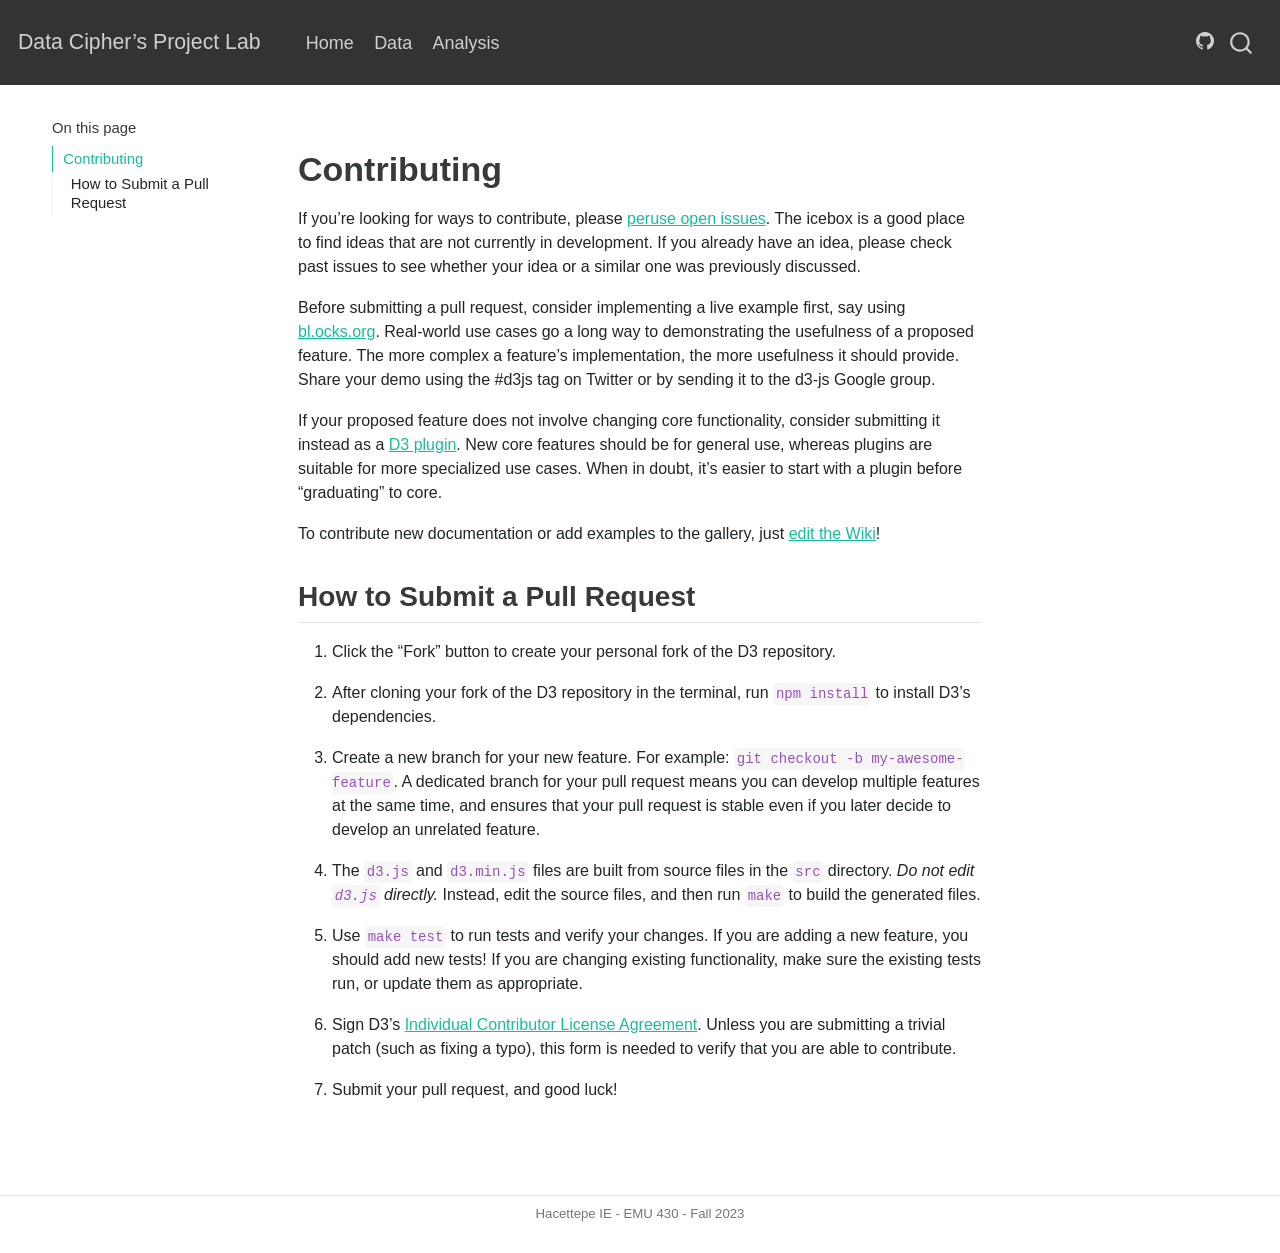
<file: docs/docs/site_libs/d3-3.5.3/CONTRIBUTING.html>
<!DOCTYPE html>
<html xmlns="http://www.w3.org/1999/xhtml" lang="en" xml:lang="en"><head>

<meta charset="utf-8">
<meta name="generator" content="quarto-1.3.450">

<meta name="viewport" content="width=device-width, initial-scale=1.0, user-scalable=yes">


<title>Data Cipher's Project Lab – contributing</title>
<style>
code{white-space: pre-wrap;}
span.smallcaps{font-variant: small-caps;}
div.columns{display: flex; gap: min(4vw, 1.5em);}
div.column{flex: auto; overflow-x: auto;}
div.hanging-indent{margin-left: 1.5em; text-indent: -1.5em;}
ul.task-list{list-style: none;}
ul.task-list li input[type="checkbox"] {
  width: 0.8em;
  margin: 0 0.8em 0.2em -1em; /* quarto-specific, see https://github.com/quarto-dev/quarto-cli/issues/4556 */ 
  vertical-align: middle;
}
</style>


<script src="../../../site_libs/quarto-nav/quarto-nav.js"></script>
<script src="../../../site_libs/quarto-nav/headroom.min.js"></script>
<script src="../../../site_libs/clipboard/clipboard.min.js"></script>
<script src="../../../site_libs/quarto-search/autocomplete.umd.js"></script>
<script src="../../../site_libs/quarto-search/fuse.min.js"></script>
<script src="../../../site_libs/quarto-search/quarto-search.js"></script>
<meta name="quarto:offset" content="../../../">
<link href="../../../logo.png" rel="icon" type="image/png">
<script src="../../../site_libs/quarto-html/quarto.js"></script>
<script src="../../../site_libs/quarto-html/popper.min.js"></script>
<script src="../../../site_libs/quarto-html/tippy.umd.min.js"></script>
<script src="../../../site_libs/quarto-html/anchor.min.js"></script>
<link href="../../../site_libs/quarto-html/tippy.css" rel="stylesheet">
<link href="../../../site_libs/quarto-html/quarto-syntax-highlighting.css" rel="stylesheet" id="quarto-text-highlighting-styles">
<script src="../../../site_libs/bootstrap/bootstrap.min.js"></script>
<link href="../../../site_libs/bootstrap/bootstrap-icons.css" rel="stylesheet">
<link href="../../../site_libs/bootstrap/bootstrap.min.css" rel="stylesheet" id="quarto-bootstrap" data-mode="light">
<script id="quarto-search-options" type="application/json">{
  "location": "navbar",
  "copy-button": false,
  "collapse-after": 3,
  "panel-placement": "end",
  "type": "overlay",
  "limit": 20,
  "language": {
    "search-no-results-text": "No results",
    "search-matching-documents-text": "matching documents",
    "search-copy-link-title": "Copy link to search",
    "search-hide-matches-text": "Hide additional matches",
    "search-more-match-text": "more match in this document",
    "search-more-matches-text": "more matches in this document",
    "search-clear-button-title": "Clear",
    "search-detached-cancel-button-title": "Cancel",
    "search-submit-button-title": "Submit",
    "search-label": "Search"
  }
}</script>


<link rel="stylesheet" href="../../../styles.css">
</head>

<body class="floating nav-fixed">

<div id="quarto-search-results"></div>
  <header id="quarto-header" class="headroom fixed-top">
    <nav class="navbar navbar-expand-lg navbar-dark ">
      <div class="navbar-container container-fluid">
      <div class="navbar-brand-container">
    <a class="navbar-brand" href="../../../index.html">
    <span class="navbar-title">Data Cipher’s Project Lab</span>
    </a>
  </div>
            <div id="quarto-search" class="" title="Search"></div>
          <button class="navbar-toggler" type="button" data-bs-toggle="collapse" data-bs-target="#navbarCollapse" aria-controls="navbarCollapse" aria-expanded="false" aria-label="Toggle navigation" onclick="if (window.quartoToggleHeadroom) { window.quartoToggleHeadroom(); }">
  <span class="navbar-toggler-icon"></span>
</button>
          <div class="collapse navbar-collapse" id="navbarCollapse">
            <ul class="navbar-nav navbar-nav-scroll me-auto">
  <li class="nav-item">
    <a class="nav-link" href="../../../index.html" rel="" target="">
 <span class="menu-text">Home</span></a>
  </li>  
  <li class="nav-item">
    <a class="nav-link" href="../../../data.html" rel="" target="">
 <span class="menu-text">Data</span></a>
  </li>  
  <li class="nav-item">
    <a class="nav-link" href="../../../analysis.html" rel="" target="">
 <span class="menu-text">Analysis</span></a>
  </li>  
</ul>
            <div class="quarto-navbar-tools ms-auto">
    <a href="https://github.com/emu-hacettepe-analytics/emu430-fall2023-team-data_ciphers" rel="" title="" class="quarto-navigation-tool px-1" aria-label=""><i class="bi bi-github"></i></a>
</div>
          </div> <!-- /navcollapse -->
      </div> <!-- /container-fluid -->
    </nav>
</header>
<!-- content -->
<div id="quarto-content" class="quarto-container page-columns page-rows-contents page-layout-article page-navbar">
<!-- sidebar -->
  <nav id="quarto-sidebar" class="sidebar collapse collapse-horizontal sidebar-navigation floating overflow-auto">
    <nav id="TOC" role="doc-toc" class="toc-active">
    <h2 id="toc-title">On this page</h2>
   
  <ul>
  <li><a href="#contributing" id="toc-contributing" class="nav-link active" data-scroll-target="#contributing">Contributing</a>
  <ul class="collapse">
  <li><a href="#how-to-submit-a-pull-request" id="toc-how-to-submit-a-pull-request" class="nav-link" data-scroll-target="#how-to-submit-a-pull-request">How to Submit a Pull Request</a></li>
  </ul></li>
  </ul>
</nav>
</nav>
<div id="quarto-sidebar-glass" data-bs-toggle="collapse" data-bs-target="#quarto-sidebar,#quarto-sidebar-glass"></div>
<!-- margin-sidebar -->
    <div id="quarto-margin-sidebar" class="sidebar margin-sidebar">
    </div>
<!-- main -->
<main class="content" id="quarto-document-content">



<section id="contributing" class="level1">
<h1>Contributing</h1>
<p>If you’re looking for ways to contribute, please <a href="https://github.com/mbostock/d3/issues?milestone=&amp;page=1&amp;state=open">peruse open issues</a>. The icebox is a good place to find ideas that are not currently in development. If you already have an idea, please check past issues to see whether your idea or a similar one was previously discussed.</p>
<p>Before submitting a pull request, consider implementing a live example first, say using <a href="http://bl.ocks.org">bl.ocks.org</a>. Real-world use cases go a long way to demonstrating the usefulness of a proposed feature. The more complex a feature’s implementation, the more usefulness it should provide. Share your demo using the #d3js tag on Twitter or by sending it to the d3-js Google group.</p>
<p>If your proposed feature does not involve changing core functionality, consider submitting it instead as a <a href="https://github.com/d3/d3-plugins">D3 plugin</a>. New core features should be for general use, whereas plugins are suitable for more specialized use cases. When in doubt, it’s easier to start with a plugin before “graduating” to core.</p>
<p>To contribute new documentation or add examples to the gallery, just <a href="https://github.com/mbostock/d3/wiki">edit the Wiki</a>!</p>
<section id="how-to-submit-a-pull-request" class="level2">
<h2 class="anchored" data-anchor-id="how-to-submit-a-pull-request">How to Submit a Pull Request</h2>
<ol type="1">
<li><p>Click the “Fork” button to create your personal fork of the D3 repository.</p></li>
<li><p>After cloning your fork of the D3 repository in the terminal, run <code>npm install</code> to install D3’s dependencies.</p></li>
<li><p>Create a new branch for your new feature. For example: <code>git checkout -b my-awesome-feature</code>. A dedicated branch for your pull request means you can develop multiple features at the same time, and ensures that your pull request is stable even if you later decide to develop an unrelated feature.</p></li>
<li><p>The <code>d3.js</code> and <code>d3.min.js</code> files are built from source files in the <code>src</code> directory. <em>Do not edit <code>d3.js</code> directly.</em> Instead, edit the source files, and then run <code>make</code> to build the generated files.</p></li>
<li><p>Use <code>make test</code> to run tests and verify your changes. If you are adding a new feature, you should add new tests! If you are changing existing functionality, make sure the existing tests run, or update them as appropriate.</p></li>
<li><p>Sign D3’s <a href="https://docs.google.com/forms/d/1CzjdBKtDuA8WeuFJinadx956xLQ4Xriv7-oDvXnZMaI/viewform">Individual Contributor License Agreement</a>. Unless you are submitting a trivial patch (such as fixing a typo), this form is needed to verify that you are able to contribute.</p></li>
<li><p>Submit your pull request, and good luck!</p></li>
</ol>


</section>
</section>

<a onclick="window.scrollTo(0, 0); return false;" role="button" id="quarto-back-to-top"><i class="bi bi-arrow-up"></i> Back to top</a></main> <!-- /main -->
<script id="quarto-html-after-body" type="application/javascript">
window.document.addEventListener("DOMContentLoaded", function (event) {
  const toggleBodyColorMode = (bsSheetEl) => {
    const mode = bsSheetEl.getAttribute("data-mode");
    const bodyEl = window.document.querySelector("body");
    if (mode === "dark") {
      bodyEl.classList.add("quarto-dark");
      bodyEl.classList.remove("quarto-light");
    } else {
      bodyEl.classList.add("quarto-light");
      bodyEl.classList.remove("quarto-dark");
    }
  }
  const toggleBodyColorPrimary = () => {
    const bsSheetEl = window.document.querySelector("link#quarto-bootstrap");
    if (bsSheetEl) {
      toggleBodyColorMode(bsSheetEl);
    }
  }
  toggleBodyColorPrimary();  
  const icon = "";
  const anchorJS = new window.AnchorJS();
  anchorJS.options = {
    placement: 'right',
    icon: icon
  };
  anchorJS.add('.anchored');
  const isCodeAnnotation = (el) => {
    for (const clz of el.classList) {
      if (clz.startsWith('code-annotation-')) {                     
        return true;
      }
    }
    return false;
  }
  const clipboard = new window.ClipboardJS('.code-copy-button', {
    text: function(trigger) {
      const codeEl = trigger.previousElementSibling.cloneNode(true);
      for (const childEl of codeEl.children) {
        if (isCodeAnnotation(childEl)) {
          childEl.remove();
        }
      }
      return codeEl.innerText;
    }
  });
  clipboard.on('success', function(e) {
    // button target
    const button = e.trigger;
    // don't keep focus
    button.blur();
    // flash "checked"
    button.classList.add('code-copy-button-checked');
    var currentTitle = button.getAttribute("title");
    button.setAttribute("title", "Copied!");
    let tooltip;
    if (window.bootstrap) {
      button.setAttribute("data-bs-toggle", "tooltip");
      button.setAttribute("data-bs-placement", "left");
      button.setAttribute("data-bs-title", "Copied!");
      tooltip = new bootstrap.Tooltip(button, 
        { trigger: "manual", 
          customClass: "code-copy-button-tooltip",
          offset: [0, -8]});
      tooltip.show();    
    }
    setTimeout(function() {
      if (tooltip) {
        tooltip.hide();
        button.removeAttribute("data-bs-title");
        button.removeAttribute("data-bs-toggle");
        button.removeAttribute("data-bs-placement");
      }
      button.setAttribute("title", currentTitle);
      button.classList.remove('code-copy-button-checked');
    }, 1000);
    // clear code selection
    e.clearSelection();
  });
  function tippyHover(el, contentFn) {
    const config = {
      allowHTML: true,
      content: contentFn,
      maxWidth: 500,
      delay: 100,
      arrow: false,
      appendTo: function(el) {
          return el.parentElement;
      },
      interactive: true,
      interactiveBorder: 10,
      theme: 'quarto',
      placement: 'bottom-start'
    };
    window.tippy(el, config); 
  }
  const noterefs = window.document.querySelectorAll('a[role="doc-noteref"]');
  for (var i=0; i<noterefs.length; i++) {
    const ref = noterefs[i];
    tippyHover(ref, function() {
      // use id or data attribute instead here
      let href = ref.getAttribute('data-footnote-href') || ref.getAttribute('href');
      try { href = new URL(href).hash; } catch {}
      const id = href.replace(/^#\/?/, "");
      const note = window.document.getElementById(id);
      return note.innerHTML;
    });
  }
      let selectedAnnoteEl;
      const selectorForAnnotation = ( cell, annotation) => {
        let cellAttr = 'data-code-cell="' + cell + '"';
        let lineAttr = 'data-code-annotation="' +  annotation + '"';
        const selector = 'span[' + cellAttr + '][' + lineAttr + ']';
        return selector;
      }
      const selectCodeLines = (annoteEl) => {
        const doc = window.document;
        const targetCell = annoteEl.getAttribute("data-target-cell");
        const targetAnnotation = annoteEl.getAttribute("data-target-annotation");
        const annoteSpan = window.document.querySelector(selectorForAnnotation(targetCell, targetAnnotation));
        const lines = annoteSpan.getAttribute("data-code-lines").split(",");
        const lineIds = lines.map((line) => {
          return targetCell + "-" + line;
        })
        let top = null;
        let height = null;
        let parent = null;
        if (lineIds.length > 0) {
            //compute the position of the single el (top and bottom and make a div)
            const el = window.document.getElementById(lineIds[0]);
            top = el.offsetTop;
            height = el.offsetHeight;
            parent = el.parentElement.parentElement;
          if (lineIds.length > 1) {
            const lastEl = window.document.getElementById(lineIds[lineIds.length - 1]);
            const bottom = lastEl.offsetTop + lastEl.offsetHeight;
            height = bottom - top;
          }
          if (top !== null && height !== null && parent !== null) {
            // cook up a div (if necessary) and position it 
            let div = window.document.getElementById("code-annotation-line-highlight");
            if (div === null) {
              div = window.document.createElement("div");
              div.setAttribute("id", "code-annotation-line-highlight");
              div.style.position = 'absolute';
              parent.appendChild(div);
            }
            div.style.top = top - 2 + "px";
            div.style.height = height + 4 + "px";
            let gutterDiv = window.document.getElementById("code-annotation-line-highlight-gutter");
            if (gutterDiv === null) {
              gutterDiv = window.document.createElement("div");
              gutterDiv.setAttribute("id", "code-annotation-line-highlight-gutter");
              gutterDiv.style.position = 'absolute';
              const codeCell = window.document.getElementById(targetCell);
              const gutter = codeCell.querySelector('.code-annotation-gutter');
              gutter.appendChild(gutterDiv);
            }
            gutterDiv.style.top = top - 2 + "px";
            gutterDiv.style.height = height + 4 + "px";
          }
          selectedAnnoteEl = annoteEl;
        }
      };
      const unselectCodeLines = () => {
        const elementsIds = ["code-annotation-line-highlight", "code-annotation-line-highlight-gutter"];
        elementsIds.forEach((elId) => {
          const div = window.document.getElementById(elId);
          if (div) {
            div.remove();
          }
        });
        selectedAnnoteEl = undefined;
      };
      // Attach click handler to the DT
      const annoteDls = window.document.querySelectorAll('dt[data-target-cell]');
      for (const annoteDlNode of annoteDls) {
        annoteDlNode.addEventListener('click', (event) => {
          const clickedEl = event.target;
          if (clickedEl !== selectedAnnoteEl) {
            unselectCodeLines();
            const activeEl = window.document.querySelector('dt[data-target-cell].code-annotation-active');
            if (activeEl) {
              activeEl.classList.remove('code-annotation-active');
            }
            selectCodeLines(clickedEl);
            clickedEl.classList.add('code-annotation-active');
          } else {
            // Unselect the line
            unselectCodeLines();
            clickedEl.classList.remove('code-annotation-active');
          }
        });
      }
  const findCites = (el) => {
    const parentEl = el.parentElement;
    if (parentEl) {
      const cites = parentEl.dataset.cites;
      if (cites) {
        return {
          el,
          cites: cites.split(' ')
        };
      } else {
        return findCites(el.parentElement)
      }
    } else {
      return undefined;
    }
  };
  var bibliorefs = window.document.querySelectorAll('a[role="doc-biblioref"]');
  for (var i=0; i<bibliorefs.length; i++) {
    const ref = bibliorefs[i];
    const citeInfo = findCites(ref);
    if (citeInfo) {
      tippyHover(citeInfo.el, function() {
        var popup = window.document.createElement('div');
        citeInfo.cites.forEach(function(cite) {
          var citeDiv = window.document.createElement('div');
          citeDiv.classList.add('hanging-indent');
          citeDiv.classList.add('csl-entry');
          var biblioDiv = window.document.getElementById('ref-' + cite);
          if (biblioDiv) {
            citeDiv.innerHTML = biblioDiv.innerHTML;
          }
          popup.appendChild(citeDiv);
        });
        return popup.innerHTML;
      });
    }
  }
});
</script>
</div> <!-- /content -->
<footer class="footer">
  <div class="nav-footer">
    <div class="nav-footer-left">
      &nbsp;
    </div>   
    <div class="nav-footer-center">Hacettepe IE - EMU 430 - Fall 2023</div>
    <div class="nav-footer-right">
      &nbsp;
    </div>
  </div>
</footer>



</body></html>
</file>
<file: _site/site_libs/quarto-html/tippy.css>
.tippy-box[data-animation=fade][data-state=hidden]{opacity:0}[data-tippy-root]{max-width:calc(100vw - 10px)}.tippy-box{position:relative;background-color:#333;color:#fff;border-radius:4px;font-size:14px;line-height:1.4;white-space:normal;outline:0;transition-property:transform,visibility,opacity}.tippy-box[data-placement^=top]>.tippy-arrow{bottom:0}.tippy-box[data-placement^=top]>.tippy-arrow:before{bottom:-7px;left:0;border-width:8px 8px 0;border-top-color:initial;transform-origin:center top}.tippy-box[data-placement^=bottom]>.tippy-arrow{top:0}.tippy-box[data-placement^=bottom]>.tippy-arrow:before{top:-7px;left:0;border-width:0 8px 8px;border-bottom-color:initial;transform-origin:center bottom}.tippy-box[data-placement^=left]>.tippy-arrow{right:0}.tippy-box[data-placement^=left]>.tippy-arrow:before{border-width:8px 0 8px 8px;border-left-color:initial;right:-7px;transform-origin:center left}.tippy-box[data-placement^=right]>.tippy-arrow{left:0}.tippy-box[data-placement^=right]>.tippy-arrow:before{left:-7px;border-width:8px 8px 8px 0;border-right-color:initial;transform-origin:center right}.tippy-box[data-inertia][data-state=visible]{transition-timing-function:cubic-bezier(.54,1.5,.38,1.11)}.tippy-arrow{width:16px;height:16px;color:#333}.tippy-arrow:before{content:"";position:absolute;border-color:transparent;border-style:solid}.tippy-content{position:relative;padding:5px 9px;z-index:1}
</file>
<file: _site/site_libs/quarto-html/quarto-syntax-highlighting.css>
/* quarto syntax highlight colors */
:root {
  --quarto-hl-ot-color: #003B4F;
  --quarto-hl-at-color: #657422;
  --quarto-hl-ss-color: #20794D;
  --quarto-hl-an-color: #5E5E5E;
  --quarto-hl-fu-color: #4758AB;
  --quarto-hl-st-color: #20794D;
  --quarto-hl-cf-color: #003B4F;
  --quarto-hl-op-color: #5E5E5E;
  --quarto-hl-er-color: #AD0000;
  --quarto-hl-bn-color: #AD0000;
  --quarto-hl-al-color: #AD0000;
  --quarto-hl-va-color: #111111;
  --quarto-hl-bu-color: inherit;
  --quarto-hl-ex-color: inherit;
  --quarto-hl-pp-color: #AD0000;
  --quarto-hl-in-color: #5E5E5E;
  --quarto-hl-vs-color: #20794D;
  --quarto-hl-wa-color: #5E5E5E;
  --quarto-hl-do-color: #5E5E5E;
  --quarto-hl-im-color: #00769E;
  --quarto-hl-ch-color: #20794D;
  --quarto-hl-dt-color: #AD0000;
  --quarto-hl-fl-color: #AD0000;
  --quarto-hl-co-color: #5E5E5E;
  --quarto-hl-cv-color: #5E5E5E;
  --quarto-hl-cn-color: #8f5902;
  --quarto-hl-sc-color: #5E5E5E;
  --quarto-hl-dv-color: #AD0000;
  --quarto-hl-kw-color: #003B4F;
}

/* other quarto variables */
:root {
  --quarto-font-monospace: SFMono-Regular, Menlo, Monaco, Consolas, "Liberation Mono", "Courier New", monospace;
}

pre > code.sourceCode > span {
  color: #003B4F;
}

code span {
  color: #003B4F;
}

code.sourceCode > span {
  color: #003B4F;
}

div.sourceCode,
div.sourceCode pre.sourceCode {
  color: #003B4F;
}

code span.ot {
  color: #003B4F;
  font-style: inherit;
}

code span.at {
  color: #657422;
  font-style: inherit;
}

code span.ss {
  color: #20794D;
  font-style: inherit;
}

code span.an {
  color: #5E5E5E;
  font-style: inherit;
}

code span.fu {
  color: #4758AB;
  font-style: inherit;
}

code span.st {
  color: #20794D;
  font-style: inherit;
}

code span.cf {
  color: #003B4F;
  font-style: inherit;
}

code span.op {
  color: #5E5E5E;
  font-style: inherit;
}

code span.er {
  color: #AD0000;
  font-style: inherit;
}

code span.bn {
  color: #AD0000;
  font-style: inherit;
}

code span.al {
  color: #AD0000;
  font-style: inherit;
}

code span.va {
  color: #111111;
  font-style: inherit;
}

code span.bu {
  font-style: inherit;
}

code span.ex {
  font-style: inherit;
}

code span.pp {
  color: #AD0000;
  font-style: inherit;
}

code span.in {
  color: #5E5E5E;
  font-style: inherit;
}

code span.vs {
  color: #20794D;
  font-style: inherit;
}

code span.wa {
  color: #5E5E5E;
  font-style: italic;
}

code span.do {
  color: #5E5E5E;
  font-style: italic;
}

code span.im {
  color: #00769E;
  font-style: inherit;
}

code span.ch {
  color: #20794D;
  font-style: inherit;
}

code span.dt {
  color: #AD0000;
  font-style: inherit;
}

code span.fl {
  color: #AD0000;
  font-style: inherit;
}

code span.co {
  color: #5E5E5E;
  font-style: inherit;
}

code span.cv {
  color: #5E5E5E;
  font-style: italic;
}

code span.cn {
  color: #8f5902;
  font-style: inherit;
}

code span.sc {
  color: #5E5E5E;
  font-style: inherit;
}

code span.dv {
  color: #AD0000;
  font-style: inherit;
}

code span.kw {
  color: #003B4F;
  font-style: inherit;
}

.prevent-inlining {
  content: "</";
}

/*# sourceMappingURL=debc5d5d77c3f9108843748ff7464032.css.map */
</file>
<file: _site/styles.css>
/* css styles */
</file>
<file: docs/site_libs/quarto-html/tippy.css>
.tippy-box[data-animation=fade][data-state=hidden]{opacity:0}[data-tippy-root]{max-width:calc(100vw - 10px)}.tippy-box{position:relative;background-color:#333;color:#fff;border-radius:4px;font-size:14px;line-height:1.4;white-space:normal;outline:0;transition-property:transform,visibility,opacity}.tippy-box[data-placement^=top]>.tippy-arrow{bottom:0}.tippy-box[data-placement^=top]>.tippy-arrow:before{bottom:-7px;left:0;border-width:8px 8px 0;border-top-color:initial;transform-origin:center top}.tippy-box[data-placement^=bottom]>.tippy-arrow{top:0}.tippy-box[data-placement^=bottom]>.tippy-arrow:before{top:-7px;left:0;border-width:0 8px 8px;border-bottom-color:initial;transform-origin:center bottom}.tippy-box[data-placement^=left]>.tippy-arrow{right:0}.tippy-box[data-placement^=left]>.tippy-arrow:before{border-width:8px 0 8px 8px;border-left-color:initial;right:-7px;transform-origin:center left}.tippy-box[data-placement^=right]>.tippy-arrow{left:0}.tippy-box[data-placement^=right]>.tippy-arrow:before{left:-7px;border-width:8px 8px 8px 0;border-right-color:initial;transform-origin:center right}.tippy-box[data-inertia][data-state=visible]{transition-timing-function:cubic-bezier(.54,1.5,.38,1.11)}.tippy-arrow{width:16px;height:16px;color:#333}.tippy-arrow:before{content:"";position:absolute;border-color:transparent;border-style:solid}.tippy-content{position:relative;padding:5px 9px;z-index:1}
</file>
<file: docs/site_libs/quarto-html/quarto-syntax-highlighting.css>
/* quarto syntax highlight colors */
:root {
  --quarto-hl-ot-color: #003B4F;
  --quarto-hl-at-color: #657422;
  --quarto-hl-ss-color: #20794D;
  --quarto-hl-an-color: #5E5E5E;
  --quarto-hl-fu-color: #4758AB;
  --quarto-hl-st-color: #20794D;
  --quarto-hl-cf-color: #003B4F;
  --quarto-hl-op-color: #5E5E5E;
  --quarto-hl-er-color: #AD0000;
  --quarto-hl-bn-color: #AD0000;
  --quarto-hl-al-color: #AD0000;
  --quarto-hl-va-color: #111111;
  --quarto-hl-bu-color: inherit;
  --quarto-hl-ex-color: inherit;
  --quarto-hl-pp-color: #AD0000;
  --quarto-hl-in-color: #5E5E5E;
  --quarto-hl-vs-color: #20794D;
  --quarto-hl-wa-color: #5E5E5E;
  --quarto-hl-do-color: #5E5E5E;
  --quarto-hl-im-color: #00769E;
  --quarto-hl-ch-color: #20794D;
  --quarto-hl-dt-color: #AD0000;
  --quarto-hl-fl-color: #AD0000;
  --quarto-hl-co-color: #5E5E5E;
  --quarto-hl-cv-color: #5E5E5E;
  --quarto-hl-cn-color: #8f5902;
  --quarto-hl-sc-color: #5E5E5E;
  --quarto-hl-dv-color: #AD0000;
  --quarto-hl-kw-color: #003B4F;
}

/* other quarto variables */
:root {
  --quarto-font-monospace: SFMono-Regular, Menlo, Monaco, Consolas, "Liberation Mono", "Courier New", monospace;
}

pre > code.sourceCode > span {
  color: #003B4F;
}

code span {
  color: #003B4F;
}

code.sourceCode > span {
  color: #003B4F;
}

div.sourceCode,
div.sourceCode pre.sourceCode {
  color: #003B4F;
}

code span.ot {
  color: #003B4F;
  font-style: inherit;
}

code span.at {
  color: #657422;
  font-style: inherit;
}

code span.ss {
  color: #20794D;
  font-style: inherit;
}

code span.an {
  color: #5E5E5E;
  font-style: inherit;
}

code span.fu {
  color: #4758AB;
  font-style: inherit;
}

code span.st {
  color: #20794D;
  font-style: inherit;
}

code span.cf {
  color: #003B4F;
  font-style: inherit;
}

code span.op {
  color: #5E5E5E;
  font-style: inherit;
}

code span.er {
  color: #AD0000;
  font-style: inherit;
}

code span.bn {
  color: #AD0000;
  font-style: inherit;
}

code span.al {
  color: #AD0000;
  font-style: inherit;
}

code span.va {
  color: #111111;
  font-style: inherit;
}

code span.bu {
  font-style: inherit;
}

code span.ex {
  font-style: inherit;
}

code span.pp {
  color: #AD0000;
  font-style: inherit;
}

code span.in {
  color: #5E5E5E;
  font-style: inherit;
}

code span.vs {
  color: #20794D;
  font-style: inherit;
}

code span.wa {
  color: #5E5E5E;
  font-style: italic;
}

code span.do {
  color: #5E5E5E;
  font-style: italic;
}

code span.im {
  color: #00769E;
  font-style: inherit;
}

code span.ch {
  color: #20794D;
  font-style: inherit;
}

code span.dt {
  color: #AD0000;
  font-style: inherit;
}

code span.fl {
  color: #AD0000;
  font-style: inherit;
}

code span.co {
  color: #5E5E5E;
  font-style: inherit;
}

code span.cv {
  color: #5E5E5E;
  font-style: italic;
}

code span.cn {
  color: #8f5902;
  font-style: inherit;
}

code span.sc {
  color: #5E5E5E;
  font-style: inherit;
}

code span.dv {
  color: #AD0000;
  font-style: inherit;
}

code span.kw {
  color: #003B4F;
  font-style: inherit;
}

.prevent-inlining {
  content: "</";
}

/*# sourceMappingURL=debc5d5d77c3f9108843748ff7464032.css.map */
</file>
<file: docs/site_libs/plotly-htmlwidgets-css-2.11.1/plotly-htmlwidgets.css>
/*
just here so that plotly works
correctly with ioslides.
see https://github.com/ropensci/plotly/issues/463
*/

slide:not(.current) .plotly.html-widget{
  display: none;
}
</file>
<file: docs/site_libs/colorbrewer-1/colorbrewer.css>
/* This product includes color specifications and designs developed by Cynthia Brewer (http://colorbrewer.org/). */
.YlGn .q0-3{fill:rgb(247,252,185)}
.YlGn .q1-3{fill:rgb(173,221,142)}
.YlGn .q2-3{fill:rgb(49,163,84)}
.YlGn .q0-4{fill:rgb(255,255,204)}
.YlGn .q1-4{fill:rgb(194,230,153)}
.YlGn .q2-4{fill:rgb(120,198,121)}
.YlGn .q3-4{fill:rgb(35,132,67)}
.YlGn .q0-5{fill:rgb(255,255,204)}
.YlGn .q1-5{fill:rgb(194,230,153)}
.YlGn .q2-5{fill:rgb(120,198,121)}
.YlGn .q3-5{fill:rgb(49,163,84)}
.YlGn .q4-5{fill:rgb(0,104,55)}
.YlGn .q0-6{fill:rgb(255,255,204)}
.YlGn .q1-6{fill:rgb(217,240,163)}
.YlGn .q2-6{fill:rgb(173,221,142)}
.YlGn .q3-6{fill:rgb(120,198,121)}
.YlGn .q4-6{fill:rgb(49,163,84)}
.YlGn .q5-6{fill:rgb(0,104,55)}
.YlGn .q0-7{fill:rgb(255,255,204)}
.YlGn .q1-7{fill:rgb(217,240,163)}
.YlGn .q2-7{fill:rgb(173,221,142)}
.YlGn .q3-7{fill:rgb(120,198,121)}
.YlGn .q4-7{fill:rgb(65,171,93)}
.YlGn .q5-7{fill:rgb(35,132,67)}
.YlGn .q6-7{fill:rgb(0,90,50)}
.YlGn .q0-8{fill:rgb(255,255,229)}
.YlGn .q1-8{fill:rgb(247,252,185)}
.YlGn .q2-8{fill:rgb(217,240,163)}
.YlGn .q3-8{fill:rgb(173,221,142)}
.YlGn .q4-8{fill:rgb(120,198,121)}
.YlGn .q5-8{fill:rgb(65,171,93)}
.YlGn .q6-8{fill:rgb(35,132,67)}
.YlGn .q7-8{fill:rgb(0,90,50)}
.YlGn .q0-9{fill:rgb(255,255,229)}
.YlGn .q1-9{fill:rgb(247,252,185)}
.YlGn .q2-9{fill:rgb(217,240,163)}
.YlGn .q3-9{fill:rgb(173,221,142)}
.YlGn .q4-9{fill:rgb(120,198,121)}
.YlGn .q5-9{fill:rgb(65,171,93)}
.YlGn .q6-9{fill:rgb(35,132,67)}
.YlGn .q7-9{fill:rgb(0,104,55)}
.YlGn .q8-9{fill:rgb(0,69,41)}
.YlGnBu .q0-3{fill:rgb(237,248,177)}
.YlGnBu .q1-3{fill:rgb(127,205,187)}
.YlGnBu .q2-3{fill:rgb(44,127,184)}
.YlGnBu .q0-4{fill:rgb(255,255,204)}
.YlGnBu .q1-4{fill:rgb(161,218,180)}
.YlGnBu .q2-4{fill:rgb(65,182,196)}
.YlGnBu .q3-4{fill:rgb(34,94,168)}
.YlGnBu .q0-5{fill:rgb(255,255,204)}
.YlGnBu .q1-5{fill:rgb(161,218,180)}
.YlGnBu .q2-5{fill:rgb(65,182,196)}
.YlGnBu .q3-5{fill:rgb(44,127,184)}
.YlGnBu .q4-5{fill:rgb(37,52,148)}
.YlGnBu .q0-6{fill:rgb(255,255,204)}
.YlGnBu .q1-6{fill:rgb(199,233,180)}
.YlGnBu .q2-6{fill:rgb(127,205,187)}
.YlGnBu .q3-6{fill:rgb(65,182,196)}
.YlGnBu .q4-6{fill:rgb(44,127,184)}
.YlGnBu .q5-6{fill:rgb(37,52,148)}
.YlGnBu .q0-7{fill:rgb(255,255,204)}
.YlGnBu .q1-7{fill:rgb(199,233,180)}
.YlGnBu .q2-7{fill:rgb(127,205,187)}
.YlGnBu .q3-7{fill:rgb(65,182,196)}
.YlGnBu .q4-7{fill:rgb(29,145,192)}
.YlGnBu .q5-7{fill:rgb(34,94,168)}
.YlGnBu .q6-7{fill:rgb(12,44,132)}
.YlGnBu .q0-8{fill:rgb(255,255,217)}
.YlGnBu .q1-8{fill:rgb(237,248,177)}
.YlGnBu .q2-8{fill:rgb(199,233,180)}
.YlGnBu .q3-8{fill:rgb(127,205,187)}
.YlGnBu .q4-8{fill:rgb(65,182,196)}
.YlGnBu .q5-8{fill:rgb(29,145,192)}
.YlGnBu .q6-8{fill:rgb(34,94,168)}
.YlGnBu .q7-8{fill:rgb(12,44,132)}
.YlGnBu .q0-9{fill:rgb(255,255,217)}
.YlGnBu .q1-9{fill:rgb(237,248,177)}
.YlGnBu .q2-9{fill:rgb(199,233,180)}
.YlGnBu .q3-9{fill:rgb(127,205,187)}
.YlGnBu .q4-9{fill:rgb(65,182,196)}
.YlGnBu .q5-9{fill:rgb(29,145,192)}
.YlGnBu .q6-9{fill:rgb(34,94,168)}
.YlGnBu .q7-9{fill:rgb(37,52,148)}
.YlGnBu .q8-9{fill:rgb(8,29,88)}
.GnBu .q0-3{fill:rgb(224,243,219)}
.GnBu .q1-3{fill:rgb(168,221,181)}
.GnBu .q2-3{fill:rgb(67,162,202)}
.GnBu .q0-4{fill:rgb(240,249,232)}
.GnBu .q1-4{fill:rgb(186,228,188)}
.GnBu .q2-4{fill:rgb(123,204,196)}
.GnBu .q3-4{fill:rgb(43,140,190)}
.GnBu .q0-5{fill:rgb(240,249,232)}
.GnBu .q1-5{fill:rgb(186,228,188)}
.GnBu .q2-5{fill:rgb(123,204,196)}
.GnBu .q3-5{fill:rgb(67,162,202)}
.GnBu .q4-5{fill:rgb(8,104,172)}
.GnBu .q0-6{fill:rgb(240,249,232)}
.GnBu .q1-6{fill:rgb(204,235,197)}
.GnBu .q2-6{fill:rgb(168,221,181)}
.GnBu .q3-6{fill:rgb(123,204,196)}
.GnBu .q4-6{fill:rgb(67,162,202)}
.GnBu .q5-6{fill:rgb(8,104,172)}
.GnBu .q0-7{fill:rgb(240,249,232)}
.GnBu .q1-7{fill:rgb(204,235,197)}
.GnBu .q2-7{fill:rgb(168,221,181)}
.GnBu .q3-7{fill:rgb(123,204,196)}
.GnBu .q4-7{fill:rgb(78,179,211)}
.GnBu .q5-7{fill:rgb(43,140,190)}
.GnBu .q6-7{fill:rgb(8,88,158)}
.GnBu .q0-8{fill:rgb(247,252,240)}
.GnBu .q1-8{fill:rgb(224,243,219)}
.GnBu .q2-8{fill:rgb(204,235,197)}
.GnBu .q3-8{fill:rgb(168,221,181)}
.GnBu .q4-8{fill:rgb(123,204,196)}
.GnBu .q5-8{fill:rgb(78,179,211)}
.GnBu .q6-8{fill:rgb(43,140,190)}
.GnBu .q7-8{fill:rgb(8,88,158)}
.GnBu .q0-9{fill:rgb(247,252,240)}
.GnBu .q1-9{fill:rgb(224,243,219)}
.GnBu .q2-9{fill:rgb(204,235,197)}
.GnBu .q3-9{fill:rgb(168,221,181)}
.GnBu .q4-9{fill:rgb(123,204,196)}
.GnBu .q5-9{fill:rgb(78,179,211)}
.GnBu .q6-9{fill:rgb(43,140,190)}
.GnBu .q7-9{fill:rgb(8,104,172)}
.GnBu .q8-9{fill:rgb(8,64,129)}
.BuGn .q0-3{fill:rgb(229,245,249)}
.BuGn .q1-3{fill:rgb(153,216,201)}
.BuGn .q2-3{fill:rgb(44,162,95)}
.BuGn .q0-4{fill:rgb(237,248,251)}
.BuGn .q1-4{fill:rgb(178,226,226)}
.BuGn .q2-4{fill:rgb(102,194,164)}
.BuGn .q3-4{fill:rgb(35,139,69)}
.BuGn .q0-5{fill:rgb(237,248,251)}
.BuGn .q1-5{fill:rgb(178,226,226)}
.BuGn .q2-5{fill:rgb(102,194,164)}
.BuGn .q3-5{fill:rgb(44,162,95)}
.BuGn .q4-5{fill:rgb(0,109,44)}
.BuGn .q0-6{fill:rgb(237,248,251)}
.BuGn .q1-6{fill:rgb(204,236,230)}
.BuGn .q2-6{fill:rgb(153,216,201)}
.BuGn .q3-6{fill:rgb(102,194,164)}
.BuGn .q4-6{fill:rgb(44,162,95)}
.BuGn .q5-6{fill:rgb(0,109,44)}
.BuGn .q0-7{fill:rgb(237,248,251)}
.BuGn .q1-7{fill:rgb(204,236,230)}
.BuGn .q2-7{fill:rgb(153,216,201)}
.BuGn .q3-7{fill:rgb(102,194,164)}
.BuGn .q4-7{fill:rgb(65,174,118)}
.BuGn .q5-7{fill:rgb(35,139,69)}
.BuGn .q6-7{fill:rgb(0,88,36)}
.BuGn .q0-8{fill:rgb(247,252,253)}
.BuGn .q1-8{fill:rgb(229,245,249)}
.BuGn .q2-8{fill:rgb(204,236,230)}
.BuGn .q3-8{fill:rgb(153,216,201)}
.BuGn .q4-8{fill:rgb(102,194,164)}
.BuGn .q5-8{fill:rgb(65,174,118)}
.BuGn .q6-8{fill:rgb(35,139,69)}
.BuGn .q7-8{fill:rgb(0,88,36)}
.BuGn .q0-9{fill:rgb(247,252,253)}
.BuGn .q1-9{fill:rgb(229,245,249)}
.BuGn .q2-9{fill:rgb(204,236,230)}
.BuGn .q3-9{fill:rgb(153,216,201)}
.BuGn .q4-9{fill:rgb(102,194,164)}
.BuGn .q5-9{fill:rgb(65,174,118)}
.BuGn .q6-9{fill:rgb(35,139,69)}
.BuGn .q7-9{fill:rgb(0,109,44)}
.BuGn .q8-9{fill:rgb(0,68,27)}
.PuBuGn .q0-3{fill:rgb(236,226,240)}
.PuBuGn .q1-3{fill:rgb(166,189,219)}
.PuBuGn .q2-3{fill:rgb(28,144,153)}
.PuBuGn .q0-4{fill:rgb(246,239,247)}
.PuBuGn .q1-4{fill:rgb(189,201,225)}
.PuBuGn .q2-4{fill:rgb(103,169,207)}
.PuBuGn .q3-4{fill:rgb(2,129,138)}
.PuBuGn .q0-5{fill:rgb(246,239,247)}
.PuBuGn .q1-5{fill:rgb(189,201,225)}
.PuBuGn .q2-5{fill:rgb(103,169,207)}
.PuBuGn .q3-5{fill:rgb(28,144,153)}
.PuBuGn .q4-5{fill:rgb(1,108,89)}
.PuBuGn .q0-6{fill:rgb(246,239,247)}
.PuBuGn .q1-6{fill:rgb(208,209,230)}
.PuBuGn .q2-6{fill:rgb(166,189,219)}
.PuBuGn .q3-6{fill:rgb(103,169,207)}
.PuBuGn .q4-6{fill:rgb(28,144,153)}
.PuBuGn .q5-6{fill:rgb(1,108,89)}
.PuBuGn .q0-7{fill:rgb(246,239,247)}
.PuBuGn .q1-7{fill:rgb(208,209,230)}
.PuBuGn .q2-7{fill:rgb(166,189,219)}
.PuBuGn .q3-7{fill:rgb(103,169,207)}
.PuBuGn .q4-7{fill:rgb(54,144,192)}
.PuBuGn .q5-7{fill:rgb(2,129,138)}
.PuBuGn .q6-7{fill:rgb(1,100,80)}
.PuBuGn .q0-8{fill:rgb(255,247,251)}
.PuBuGn .q1-8{fill:rgb(236,226,240)}
.PuBuGn .q2-8{fill:rgb(208,209,230)}
.PuBuGn .q3-8{fill:rgb(166,189,219)}
.PuBuGn .q4-8{fill:rgb(103,169,207)}
.PuBuGn .q5-8{fill:rgb(54,144,192)}
.PuBuGn .q6-8{fill:rgb(2,129,138)}
.PuBuGn .q7-8{fill:rgb(1,100,80)}
.PuBuGn .q0-9{fill:rgb(255,247,251)}
.PuBuGn .q1-9{fill:rgb(236,226,240)}
.PuBuGn .q2-9{fill:rgb(208,209,230)}
.PuBuGn .q3-9{fill:rgb(166,189,219)}
.PuBuGn .q4-9{fill:rgb(103,169,207)}
.PuBuGn .q5-9{fill:rgb(54,144,192)}
.PuBuGn .q6-9{fill:rgb(2,129,138)}
.PuBuGn .q7-9{fill:rgb(1,108,89)}
.PuBuGn .q8-9{fill:rgb(1,70,54)}
.PuBu .q0-3{fill:rgb(236,231,242)}
.PuBu .q1-3{fill:rgb(166,189,219)}
.PuBu .q2-3{fill:rgb(43,140,190)}
.PuBu .q0-4{fill:rgb(241,238,246)}
.PuBu .q1-4{fill:rgb(189,201,225)}
.PuBu .q2-4{fill:rgb(116,169,207)}
.PuBu .q3-4{fill:rgb(5,112,176)}
.PuBu .q0-5{fill:rgb(241,238,246)}
.PuBu .q1-5{fill:rgb(189,201,225)}
.PuBu .q2-5{fill:rgb(116,169,207)}
.PuBu .q3-5{fill:rgb(43,140,190)}
.PuBu .q4-5{fill:rgb(4,90,141)}
.PuBu .q0-6{fill:rgb(241,238,246)}
.PuBu .q1-6{fill:rgb(208,209,230)}
.PuBu .q2-6{fill:rgb(166,189,219)}
.PuBu .q3-6{fill:rgb(116,169,207)}
.PuBu .q4-6{fill:rgb(43,140,190)}
.PuBu .q5-6{fill:rgb(4,90,141)}
.PuBu .q0-7{fill:rgb(241,238,246)}
.PuBu .q1-7{fill:rgb(208,209,230)}
.PuBu .q2-7{fill:rgb(166,189,219)}
.PuBu .q3-7{fill:rgb(116,169,207)}
.PuBu .q4-7{fill:rgb(54,144,192)}
.PuBu .q5-7{fill:rgb(5,112,176)}
.PuBu .q6-7{fill:rgb(3,78,123)}
.PuBu .q0-8{fill:rgb(255,247,251)}
.PuBu .q1-8{fill:rgb(236,231,242)}
.PuBu .q2-8{fill:rgb(208,209,230)}
.PuBu .q3-8{fill:rgb(166,189,219)}
.PuBu .q4-8{fill:rgb(116,169,207)}
.PuBu .q5-8{fill:rgb(54,144,192)}
.PuBu .q6-8{fill:rgb(5,112,176)}
.PuBu .q7-8{fill:rgb(3,78,123)}
.PuBu .q0-9{fill:rgb(255,247,251)}
.PuBu .q1-9{fill:rgb(236,231,242)}
.PuBu .q2-9{fill:rgb(208,209,230)}
.PuBu .q3-9{fill:rgb(166,189,219)}
.PuBu .q4-9{fill:rgb(116,169,207)}
.PuBu .q5-9{fill:rgb(54,144,192)}
.PuBu .q6-9{fill:rgb(5,112,176)}
.PuBu .q7-9{fill:rgb(4,90,141)}
.PuBu .q8-9{fill:rgb(2,56,88)}
.BuPu .q0-3{fill:rgb(224,236,244)}
.BuPu .q1-3{fill:rgb(158,188,218)}
.BuPu .q2-3{fill:rgb(136,86,167)}
.BuPu .q0-4{fill:rgb(237,248,251)}
.BuPu .q1-4{fill:rgb(179,205,227)}
.BuPu .q2-4{fill:rgb(140,150,198)}
.BuPu .q3-4{fill:rgb(136,65,157)}
.BuPu .q0-5{fill:rgb(237,248,251)}
.BuPu .q1-5{fill:rgb(179,205,227)}
.BuPu .q2-5{fill:rgb(140,150,198)}
.BuPu .q3-5{fill:rgb(136,86,167)}
.BuPu .q4-5{fill:rgb(129,15,124)}
.BuPu .q0-6{fill:rgb(237,248,251)}
.BuPu .q1-6{fill:rgb(191,211,230)}
.BuPu .q2-6{fill:rgb(158,188,218)}
.BuPu .q3-6{fill:rgb(140,150,198)}
.BuPu .q4-6{fill:rgb(136,86,167)}
.BuPu .q5-6{fill:rgb(129,15,124)}
.BuPu .q0-7{fill:rgb(237,248,251)}
.BuPu .q1-7{fill:rgb(191,211,230)}
.BuPu .q2-7{fill:rgb(158,188,218)}
.BuPu .q3-7{fill:rgb(140,150,198)}
.BuPu .q4-7{fill:rgb(140,107,177)}
.BuPu .q5-7{fill:rgb(136,65,157)}
.BuPu .q6-7{fill:rgb(110,1,107)}
.BuPu .q0-8{fill:rgb(247,252,253)}
.BuPu .q1-8{fill:rgb(224,236,244)}
.BuPu .q2-8{fill:rgb(191,211,230)}
.BuPu .q3-8{fill:rgb(158,188,218)}
.BuPu .q4-8{fill:rgb(140,150,198)}
.BuPu .q5-8{fill:rgb(140,107,177)}
.BuPu .q6-8{fill:rgb(136,65,157)}
.BuPu .q7-8{fill:rgb(110,1,107)}
.BuPu .q0-9{fill:rgb(247,252,253)}
.BuPu .q1-9{fill:rgb(224,236,244)}
.BuPu .q2-9{fill:rgb(191,211,230)}
.BuPu .q3-9{fill:rgb(158,188,218)}
.BuPu .q4-9{fill:rgb(140,150,198)}
.BuPu .q5-9{fill:rgb(140,107,177)}
.BuPu .q6-9{fill:rgb(136,65,157)}
.BuPu .q7-9{fill:rgb(129,15,124)}
.BuPu .q8-9{fill:rgb(77,0,75)}
.RdPu .q0-3{fill:rgb(253,224,221)}
.RdPu .q1-3{fill:rgb(250,159,181)}
.RdPu .q2-3{fill:rgb(197,27,138)}
.RdPu .q0-4{fill:rgb(254,235,226)}
.RdPu .q1-4{fill:rgb(251,180,185)}
.RdPu .q2-4{fill:rgb(247,104,161)}
.RdPu .q3-4{fill:rgb(174,1,126)}
.RdPu .q0-5{fill:rgb(254,235,226)}
.RdPu .q1-5{fill:rgb(251,180,185)}
.RdPu .q2-5{fill:rgb(247,104,161)}
.RdPu .q3-5{fill:rgb(197,27,138)}
.RdPu .q4-5{fill:rgb(122,1,119)}
.RdPu .q0-6{fill:rgb(254,235,226)}
.RdPu .q1-6{fill:rgb(252,197,192)}
.RdPu .q2-6{fill:rgb(250,159,181)}
.RdPu .q3-6{fill:rgb(247,104,161)}
.RdPu .q4-6{fill:rgb(197,27,138)}
.RdPu .q5-6{fill:rgb(122,1,119)}
.RdPu .q0-7{fill:rgb(254,235,226)}
.RdPu .q1-7{fill:rgb(252,197,192)}
.RdPu .q2-7{fill:rgb(250,159,181)}
.RdPu .q3-7{fill:rgb(247,104,161)}
.RdPu .q4-7{fill:rgb(221,52,151)}
.RdPu .q5-7{fill:rgb(174,1,126)}
.RdPu .q6-7{fill:rgb(122,1,119)}
.RdPu .q0-8{fill:rgb(255,247,243)}
.RdPu .q1-8{fill:rgb(253,224,221)}
.RdPu .q2-8{fill:rgb(252,197,192)}
.RdPu .q3-8{fill:rgb(250,159,181)}
.RdPu .q4-8{fill:rgb(247,104,161)}
.RdPu .q5-8{fill:rgb(221,52,151)}
.RdPu .q6-8{fill:rgb(174,1,126)}
.RdPu .q7-8{fill:rgb(122,1,119)}
.RdPu .q0-9{fill:rgb(255,247,243)}
.RdPu .q1-9{fill:rgb(253,224,221)}
.RdPu .q2-9{fill:rgb(252,197,192)}
.RdPu .q3-9{fill:rgb(250,159,181)}
.RdPu .q4-9{fill:rgb(247,104,161)}
.RdPu .q5-9{fill:rgb(221,52,151)}
.RdPu .q6-9{fill:rgb(174,1,126)}
.RdPu .q7-9{fill:rgb(122,1,119)}
.RdPu .q8-9{fill:rgb(73,0,106)}
.PuRd .q0-3{fill:rgb(231,225,239)}
.PuRd .q1-3{fill:rgb(201,148,199)}
.PuRd .q2-3{fill:rgb(221,28,119)}
.PuRd .q0-4{fill:rgb(241,238,246)}
.PuRd .q1-4{fill:rgb(215,181,216)}
.PuRd .q2-4{fill:rgb(223,101,176)}
.PuRd .q3-4{fill:rgb(206,18,86)}
.PuRd .q0-5{fill:rgb(241,238,246)}
.PuRd .q1-5{fill:rgb(215,181,216)}
.PuRd .q2-5{fill:rgb(223,101,176)}
.PuRd .q3-5{fill:rgb(221,28,119)}
.PuRd .q4-5{fill:rgb(152,0,67)}
.PuRd .q0-6{fill:rgb(241,238,246)}
.PuRd .q1-6{fill:rgb(212,185,218)}
.PuRd .q2-6{fill:rgb(201,148,199)}
.PuRd .q3-6{fill:rgb(223,101,176)}
.PuRd .q4-6{fill:rgb(221,28,119)}
.PuRd .q5-6{fill:rgb(152,0,67)}
.PuRd .q0-7{fill:rgb(241,238,246)}
.PuRd .q1-7{fill:rgb(212,185,218)}
.PuRd .q2-7{fill:rgb(201,148,199)}
.PuRd .q3-7{fill:rgb(223,101,176)}
.PuRd .q4-7{fill:rgb(231,41,138)}
.PuRd .q5-7{fill:rgb(206,18,86)}
.PuRd .q6-7{fill:rgb(145,0,63)}
.PuRd .q0-8{fill:rgb(247,244,249)}
.PuRd .q1-8{fill:rgb(231,225,239)}
.PuRd .q2-8{fill:rgb(212,185,218)}
.PuRd .q3-8{fill:rgb(201,148,199)}
.PuRd .q4-8{fill:rgb(223,101,176)}
.PuRd .q5-8{fill:rgb(231,41,138)}
.PuRd .q6-8{fill:rgb(206,18,86)}
.PuRd .q7-8{fill:rgb(145,0,63)}
.PuRd .q0-9{fill:rgb(247,244,249)}
.PuRd .q1-9{fill:rgb(231,225,239)}
.PuRd .q2-9{fill:rgb(212,185,218)}
.PuRd .q3-9{fill:rgb(201,148,199)}
.PuRd .q4-9{fill:rgb(223,101,176)}
.PuRd .q5-9{fill:rgb(231,41,138)}
.PuRd .q6-9{fill:rgb(206,18,86)}
.PuRd .q7-9{fill:rgb(152,0,67)}
.PuRd .q8-9{fill:rgb(103,0,31)}
.OrRd .q0-3{fill:rgb(254,232,200)}
.OrRd .q1-3{fill:rgb(253,187,132)}
.OrRd .q2-3{fill:rgb(227,74,51)}
.OrRd .q0-4{fill:rgb(254,240,217)}
.OrRd .q1-4{fill:rgb(253,204,138)}
.OrRd .q2-4{fill:rgb(252,141,89)}
.OrRd .q3-4{fill:rgb(215,48,31)}
.OrRd .q0-5{fill:rgb(254,240,217)}
.OrRd .q1-5{fill:rgb(253,204,138)}
.OrRd .q2-5{fill:rgb(252,141,89)}
.OrRd .q3-5{fill:rgb(227,74,51)}
.OrRd .q4-5{fill:rgb(179,0,0)}
.OrRd .q0-6{fill:rgb(254,240,217)}
.OrRd .q1-6{fill:rgb(253,212,158)}
.OrRd .q2-6{fill:rgb(253,187,132)}
.OrRd .q3-6{fill:rgb(252,141,89)}
.OrRd .q4-6{fill:rgb(227,74,51)}
.OrRd .q5-6{fill:rgb(179,0,0)}
.OrRd .q0-7{fill:rgb(254,240,217)}
.OrRd .q1-7{fill:rgb(253,212,158)}
.OrRd .q2-7{fill:rgb(253,187,132)}
.OrRd .q3-7{fill:rgb(252,141,89)}
.OrRd .q4-7{fill:rgb(239,101,72)}
.OrRd .q5-7{fill:rgb(215,48,31)}
.OrRd .q6-7{fill:rgb(153,0,0)}
.OrRd .q0-8{fill:rgb(255,247,236)}
.OrRd .q1-8{fill:rgb(254,232,200)}
.OrRd .q2-8{fill:rgb(253,212,158)}
.OrRd .q3-8{fill:rgb(253,187,132)}
.OrRd .q4-8{fill:rgb(252,141,89)}
.OrRd .q5-8{fill:rgb(239,101,72)}
.OrRd .q6-8{fill:rgb(215,48,31)}
.OrRd .q7-8{fill:rgb(153,0,0)}
.OrRd .q0-9{fill:rgb(255,247,236)}
.OrRd .q1-9{fill:rgb(254,232,200)}
.OrRd .q2-9{fill:rgb(253,212,158)}
.OrRd .q3-9{fill:rgb(253,187,132)}
.OrRd .q4-9{fill:rgb(252,141,89)}
.OrRd .q5-9{fill:rgb(239,101,72)}
.OrRd .q6-9{fill:rgb(215,48,31)}
.OrRd .q7-9{fill:rgb(179,0,0)}
.OrRd .q8-9{fill:rgb(127,0,0)}
.YlOrRd .q0-3{fill:rgb(255,237,160)}
.YlOrRd .q1-3{fill:rgb(254,178,76)}
.YlOrRd .q2-3{fill:rgb(240,59,32)}
.YlOrRd .q0-4{fill:rgb(255,255,178)}
.YlOrRd .q1-4{fill:rgb(254,204,92)}
.YlOrRd .q2-4{fill:rgb(253,141,60)}
.YlOrRd .q3-4{fill:rgb(227,26,28)}
.YlOrRd .q0-5{fill:rgb(255,255,178)}
.YlOrRd .q1-5{fill:rgb(254,204,92)}
.YlOrRd .q2-5{fill:rgb(253,141,60)}
.YlOrRd .q3-5{fill:rgb(240,59,32)}
.YlOrRd .q4-5{fill:rgb(189,0,38)}
.YlOrRd .q0-6{fill:rgb(255,255,178)}
.YlOrRd .q1-6{fill:rgb(254,217,118)}
.YlOrRd .q2-6{fill:rgb(254,178,76)}
.YlOrRd .q3-6{fill:rgb(253,141,60)}
.YlOrRd .q4-6{fill:rgb(240,59,32)}
.YlOrRd .q5-6{fill:rgb(189,0,38)}
.YlOrRd .q0-7{fill:rgb(255,255,178)}
.YlOrRd .q1-7{fill:rgb(254,217,118)}
.YlOrRd .q2-7{fill:rgb(254,178,76)}
.YlOrRd .q3-7{fill:rgb(253,141,60)}
.YlOrRd .q4-7{fill:rgb(252,78,42)}
.YlOrRd .q5-7{fill:rgb(227,26,28)}
.YlOrRd .q6-7{fill:rgb(177,0,38)}
.YlOrRd .q0-8{fill:rgb(255,255,204)}
.YlOrRd .q1-8{fill:rgb(255,237,160)}
.YlOrRd .q2-8{fill:rgb(254,217,118)}
.YlOrRd .q3-8{fill:rgb(254,178,76)}
.YlOrRd .q4-8{fill:rgb(253,141,60)}
.YlOrRd .q5-8{fill:rgb(252,78,42)}
.YlOrRd .q6-8{fill:rgb(227,26,28)}
.YlOrRd .q7-8{fill:rgb(177,0,38)}
.YlOrRd .q0-9{fill:rgb(255,255,204)}
.YlOrRd .q1-9{fill:rgb(255,237,160)}
.YlOrRd .q2-9{fill:rgb(254,217,118)}
.YlOrRd .q3-9{fill:rgb(254,178,76)}
.YlOrRd .q4-9{fill:rgb(253,141,60)}
.YlOrRd .q5-9{fill:rgb(252,78,42)}
.YlOrRd .q6-9{fill:rgb(227,26,28)}
.YlOrRd .q7-9{fill:rgb(189,0,38)}
.YlOrRd .q8-9{fill:rgb(128,0,38)}
.YlOrBr .q0-3{fill:rgb(255,247,188)}
.YlOrBr .q1-3{fill:rgb(254,196,79)}
.YlOrBr .q2-3{fill:rgb(217,95,14)}
.YlOrBr .q0-4{fill:rgb(255,255,212)}
.YlOrBr .q1-4{fill:rgb(254,217,142)}
.YlOrBr .q2-4{fill:rgb(254,153,41)}
.YlOrBr .q3-4{fill:rgb(204,76,2)}
.YlOrBr .q0-5{fill:rgb(255,255,212)}
.YlOrBr .q1-5{fill:rgb(254,217,142)}
.YlOrBr .q2-5{fill:rgb(254,153,41)}
.YlOrBr .q3-5{fill:rgb(217,95,14)}
.YlOrBr .q4-5{fill:rgb(153,52,4)}
.YlOrBr .q0-6{fill:rgb(255,255,212)}
.YlOrBr .q1-6{fill:rgb(254,227,145)}
.YlOrBr .q2-6{fill:rgb(254,196,79)}
.YlOrBr .q3-6{fill:rgb(254,153,41)}
.YlOrBr .q4-6{fill:rgb(217,95,14)}
.YlOrBr .q5-6{fill:rgb(153,52,4)}
.YlOrBr .q0-7{fill:rgb(255,255,212)}
.YlOrBr .q1-7{fill:rgb(254,227,145)}
.YlOrBr .q2-7{fill:rgb(254,196,79)}
.YlOrBr .q3-7{fill:rgb(254,153,41)}
.YlOrBr .q4-7{fill:rgb(236,112,20)}
.YlOrBr .q5-7{fill:rgb(204,76,2)}
.YlOrBr .q6-7{fill:rgb(140,45,4)}
.YlOrBr .q0-8{fill:rgb(255,255,229)}
.YlOrBr .q1-8{fill:rgb(255,247,188)}
.YlOrBr .q2-8{fill:rgb(254,227,145)}
.YlOrBr .q3-8{fill:rgb(254,196,79)}
.YlOrBr .q4-8{fill:rgb(254,153,41)}
.YlOrBr .q5-8{fill:rgb(236,112,20)}
.YlOrBr .q6-8{fill:rgb(204,76,2)}
.YlOrBr .q7-8{fill:rgb(140,45,4)}
.YlOrBr .q0-9{fill:rgb(255,255,229)}
.YlOrBr .q1-9{fill:rgb(255,247,188)}
.YlOrBr .q2-9{fill:rgb(254,227,145)}
.YlOrBr .q3-9{fill:rgb(254,196,79)}
.YlOrBr .q4-9{fill:rgb(254,153,41)}
.YlOrBr .q5-9{fill:rgb(236,112,20)}
.YlOrBr .q6-9{fill:rgb(204,76,2)}
.YlOrBr .q7-9{fill:rgb(153,52,4)}
.YlOrBr .q8-9{fill:rgb(102,37,6)}
.Purples .q0-3{fill:rgb(239,237,245)}
.Purples .q1-3{fill:rgb(188,189,220)}
.Purples .q2-3{fill:rgb(117,107,177)}
.Purples .q0-4{fill:rgb(242,240,247)}
.Purples .q1-4{fill:rgb(203,201,226)}
.Purples .q2-4{fill:rgb(158,154,200)}
.Purples .q3-4{fill:rgb(106,81,163)}
.Purples .q0-5{fill:rgb(242,240,247)}
.Purples .q1-5{fill:rgb(203,201,226)}
.Purples .q2-5{fill:rgb(158,154,200)}
.Purples .q3-5{fill:rgb(117,107,177)}
.Purples .q4-5{fill:rgb(84,39,143)}
.Purples .q0-6{fill:rgb(242,240,247)}
.Purples .q1-6{fill:rgb(218,218,235)}
.Purples .q2-6{fill:rgb(188,189,220)}
.Purples .q3-6{fill:rgb(158,154,200)}
.Purples .q4-6{fill:rgb(117,107,177)}
.Purples .q5-6{fill:rgb(84,39,143)}
.Purples .q0-7{fill:rgb(242,240,247)}
.Purples .q1-7{fill:rgb(218,218,235)}
.Purples .q2-7{fill:rgb(188,189,220)}
.Purples .q3-7{fill:rgb(158,154,200)}
.Purples .q4-7{fill:rgb(128,125,186)}
.Purples .q5-7{fill:rgb(106,81,163)}
.Purples .q6-7{fill:rgb(74,20,134)}
.Purples .q0-8{fill:rgb(252,251,253)}
.Purples .q1-8{fill:rgb(239,237,245)}
.Purples .q2-8{fill:rgb(218,218,235)}
.Purples .q3-8{fill:rgb(188,189,220)}
.Purples .q4-8{fill:rgb(158,154,200)}
.Purples .q5-8{fill:rgb(128,125,186)}
.Purples .q6-8{fill:rgb(106,81,163)}
.Purples .q7-8{fill:rgb(74,20,134)}
.Purples .q0-9{fill:rgb(252,251,253)}
.Purples .q1-9{fill:rgb(239,237,245)}
.Purples .q2-9{fill:rgb(218,218,235)}
.Purples .q3-9{fill:rgb(188,189,220)}
.Purples .q4-9{fill:rgb(158,154,200)}
.Purples .q5-9{fill:rgb(128,125,186)}
.Purples .q6-9{fill:rgb(106,81,163)}
.Purples .q7-9{fill:rgb(84,39,143)}
.Purples .q8-9{fill:rgb(63,0,125)}
.Blues .q0-3{fill:rgb(222,235,247)}
.Blues .q1-3{fill:rgb(158,202,225)}
.Blues .q2-3{fill:rgb(49,130,189)}
.Blues .q0-4{fill:rgb(239,243,255)}
.Blues .q1-4{fill:rgb(189,215,231)}
.Blues .q2-4{fill:rgb(107,174,214)}
.Blues .q3-4{fill:rgb(33,113,181)}
.Blues .q0-5{fill:rgb(239,243,255)}
.Blues .q1-5{fill:rgb(189,215,231)}
.Blues .q2-5{fill:rgb(107,174,214)}
.Blues .q3-5{fill:rgb(49,130,189)}
.Blues .q4-5{fill:rgb(8,81,156)}
.Blues .q0-6{fill:rgb(239,243,255)}
.Blues .q1-6{fill:rgb(198,219,239)}
.Blues .q2-6{fill:rgb(158,202,225)}
.Blues .q3-6{fill:rgb(107,174,214)}
.Blues .q4-6{fill:rgb(49,130,189)}
.Blues .q5-6{fill:rgb(8,81,156)}
.Blues .q0-7{fill:rgb(239,243,255)}
.Blues .q1-7{fill:rgb(198,219,239)}
.Blues .q2-7{fill:rgb(158,202,225)}
.Blues .q3-7{fill:rgb(107,174,214)}
.Blues .q4-7{fill:rgb(66,146,198)}
.Blues .q5-7{fill:rgb(33,113,181)}
.Blues .q6-7{fill:rgb(8,69,148)}
.Blues .q0-8{fill:rgb(247,251,255)}
.Blues .q1-8{fill:rgb(222,235,247)}
.Blues .q2-8{fill:rgb(198,219,239)}
.Blues .q3-8{fill:rgb(158,202,225)}
.Blues .q4-8{fill:rgb(107,174,214)}
.Blues .q5-8{fill:rgb(66,146,198)}
.Blues .q6-8{fill:rgb(33,113,181)}
.Blues .q7-8{fill:rgb(8,69,148)}
.Blues .q0-9{fill:rgb(247,251,255)}
.Blues .q1-9{fill:rgb(222,235,247)}
.Blues .q2-9{fill:rgb(198,219,239)}
.Blues .q3-9{fill:rgb(158,202,225)}
.Blues .q4-9{fill:rgb(107,174,214)}
.Blues .q5-9{fill:rgb(66,146,198)}
.Blues .q6-9{fill:rgb(33,113,181)}
.Blues .q7-9{fill:rgb(8,81,156)}
.Blues .q8-9{fill:rgb(8,48,107)}
.Greens .q0-3{fill:rgb(229,245,224)}
.Greens .q1-3{fill:rgb(161,217,155)}
.Greens .q2-3{fill:rgb(49,163,84)}
.Greens .q0-4{fill:rgb(237,248,233)}
.Greens .q1-4{fill:rgb(186,228,179)}
.Greens .q2-4{fill:rgb(116,196,118)}
.Greens .q3-4{fill:rgb(35,139,69)}
.Greens .q0-5{fill:rgb(237,248,233)}
.Greens .q1-5{fill:rgb(186,228,179)}
.Greens .q2-5{fill:rgb(116,196,118)}
.Greens .q3-5{fill:rgb(49,163,84)}
.Greens .q4-5{fill:rgb(0,109,44)}
.Greens .q0-6{fill:rgb(237,248,233)}
.Greens .q1-6{fill:rgb(199,233,192)}
.Greens .q2-6{fill:rgb(161,217,155)}
.Greens .q3-6{fill:rgb(116,196,118)}
.Greens .q4-6{fill:rgb(49,163,84)}
.Greens .q5-6{fill:rgb(0,109,44)}
.Greens .q0-7{fill:rgb(237,248,233)}
.Greens .q1-7{fill:rgb(199,233,192)}
.Greens .q2-7{fill:rgb(161,217,155)}
.Greens .q3-7{fill:rgb(116,196,118)}
.Greens .q4-7{fill:rgb(65,171,93)}
.Greens .q5-7{fill:rgb(35,139,69)}
.Greens .q6-7{fill:rgb(0,90,50)}
.Greens .q0-8{fill:rgb(247,252,245)}
.Greens .q1-8{fill:rgb(229,245,224)}
.Greens .q2-8{fill:rgb(199,233,192)}
.Greens .q3-8{fill:rgb(161,217,155)}
.Greens .q4-8{fill:rgb(116,196,118)}
.Greens .q5-8{fill:rgb(65,171,93)}
.Greens .q6-8{fill:rgb(35,139,69)}
.Greens .q7-8{fill:rgb(0,90,50)}
.Greens .q0-9{fill:rgb(247,252,245)}
.Greens .q1-9{fill:rgb(229,245,224)}
.Greens .q2-9{fill:rgb(199,233,192)}
.Greens .q3-9{fill:rgb(161,217,155)}
.Greens .q4-9{fill:rgb(116,196,118)}
.Greens .q5-9{fill:rgb(65,171,93)}
.Greens .q6-9{fill:rgb(35,139,69)}
.Greens .q7-9{fill:rgb(0,109,44)}
.Greens .q8-9{fill:rgb(0,68,27)}
.Oranges .q0-3{fill:rgb(254,230,206)}
.Oranges .q1-3{fill:rgb(253,174,107)}
.Oranges .q2-3{fill:rgb(230,85,13)}
.Oranges .q0-4{fill:rgb(254,237,222)}
.Oranges .q1-4{fill:rgb(253,190,133)}
.Oranges .q2-4{fill:rgb(253,141,60)}
.Oranges .q3-4{fill:rgb(217,71,1)}
.Oranges .q0-5{fill:rgb(254,237,222)}
.Oranges .q1-5{fill:rgb(253,190,133)}
.Oranges .q2-5{fill:rgb(253,141,60)}
.Oranges .q3-5{fill:rgb(230,85,13)}
.Oranges .q4-5{fill:rgb(166,54,3)}
.Oranges .q0-6{fill:rgb(254,237,222)}
.Oranges .q1-6{fill:rgb(253,208,162)}
.Oranges .q2-6{fill:rgb(253,174,107)}
.Oranges .q3-6{fill:rgb(253,141,60)}
.Oranges .q4-6{fill:rgb(230,85,13)}
.Oranges .q5-6{fill:rgb(166,54,3)}
.Oranges .q0-7{fill:rgb(254,237,222)}
.Oranges .q1-7{fill:rgb(253,208,162)}
.Oranges .q2-7{fill:rgb(253,174,107)}
.Oranges .q3-7{fill:rgb(253,141,60)}
.Oranges .q4-7{fill:rgb(241,105,19)}
.Oranges .q5-7{fill:rgb(217,72,1)}
.Oranges .q6-7{fill:rgb(140,45,4)}
.Oranges .q0-8{fill:rgb(255,245,235)}
.Oranges .q1-8{fill:rgb(254,230,206)}
.Oranges .q2-8{fill:rgb(253,208,162)}
.Oranges .q3-8{fill:rgb(253,174,107)}
.Oranges .q4-8{fill:rgb(253,141,60)}
.Oranges .q5-8{fill:rgb(241,105,19)}
.Oranges .q6-8{fill:rgb(217,72,1)}
.Oranges .q7-8{fill:rgb(140,45,4)}
.Oranges .q0-9{fill:rgb(255,245,235)}
.Oranges .q1-9{fill:rgb(254,230,206)}
.Oranges .q2-9{fill:rgb(253,208,162)}
.Oranges .q3-9{fill:rgb(253,174,107)}
.Oranges .q4-9{fill:rgb(253,141,60)}
.Oranges .q5-9{fill:rgb(241,105,19)}
.Oranges .q6-9{fill:rgb(217,72,1)}
.Oranges .q7-9{fill:rgb(166,54,3)}
.Oranges .q8-9{fill:rgb(127,39,4)}
.Reds .q0-3{fill:rgb(254,224,210)}
.Reds .q1-3{fill:rgb(252,146,114)}
.Reds .q2-3{fill:rgb(222,45,38)}
.Reds .q0-4{fill:rgb(254,229,217)}
.Reds .q1-4{fill:rgb(252,174,145)}
.Reds .q2-4{fill:rgb(251,106,74)}
.Reds .q3-4{fill:rgb(203,24,29)}
.Reds .q0-5{fill:rgb(254,229,217)}
.Reds .q1-5{fill:rgb(252,174,145)}
.Reds .q2-5{fill:rgb(251,106,74)}
.Reds .q3-5{fill:rgb(222,45,38)}
.Reds .q4-5{fill:rgb(165,15,21)}
.Reds .q0-6{fill:rgb(254,229,217)}
.Reds .q1-6{fill:rgb(252,187,161)}
.Reds .q2-6{fill:rgb(252,146,114)}
.Reds .q3-6{fill:rgb(251,106,74)}
.Reds .q4-6{fill:rgb(222,45,38)}
.Reds .q5-6{fill:rgb(165,15,21)}
.Reds .q0-7{fill:rgb(254,229,217)}
.Reds .q1-7{fill:rgb(252,187,161)}
.Reds .q2-7{fill:rgb(252,146,114)}
.Reds .q3-7{fill:rgb(251,106,74)}
.Reds .q4-7{fill:rgb(239,59,44)}
.Reds .q5-7{fill:rgb(203,24,29)}
.Reds .q6-7{fill:rgb(153,0,13)}
.Reds .q0-8{fill:rgb(255,245,240)}
.Reds .q1-8{fill:rgb(254,224,210)}
.Reds .q2-8{fill:rgb(252,187,161)}
.Reds .q3-8{fill:rgb(252,146,114)}
.Reds .q4-8{fill:rgb(251,106,74)}
.Reds .q5-8{fill:rgb(239,59,44)}
.Reds .q6-8{fill:rgb(203,24,29)}
.Reds .q7-8{fill:rgb(153,0,13)}
.Reds .q0-9{fill:rgb(255,245,240)}
.Reds .q1-9{fill:rgb(254,224,210)}
.Reds .q2-9{fill:rgb(252,187,161)}
.Reds .q3-9{fill:rgb(252,146,114)}
.Reds .q4-9{fill:rgb(251,106,74)}
.Reds .q5-9{fill:rgb(239,59,44)}
.Reds .q6-9{fill:rgb(203,24,29)}
.Reds .q7-9{fill:rgb(165,15,21)}
.Reds .q8-9{fill:rgb(103,0,13)}
.Greys .q0-3{fill:rgb(240,240,240)}
.Greys .q1-3{fill:rgb(189,189,189)}
.Greys .q2-3{fill:rgb(99,99,99)}
.Greys .q0-4{fill:rgb(247,247,247)}
.Greys .q1-4{fill:rgb(204,204,204)}
.Greys .q2-4{fill:rgb(150,150,150)}
.Greys .q3-4{fill:rgb(82,82,82)}
.Greys .q0-5{fill:rgb(247,247,247)}
.Greys .q1-5{fill:rgb(204,204,204)}
.Greys .q2-5{fill:rgb(150,150,150)}
.Greys .q3-5{fill:rgb(99,99,99)}
.Greys .q4-5{fill:rgb(37,37,37)}
.Greys .q0-6{fill:rgb(247,247,247)}
.Greys .q1-6{fill:rgb(217,217,217)}
.Greys .q2-6{fill:rgb(189,189,189)}
.Greys .q3-6{fill:rgb(150,150,150)}
.Greys .q4-6{fill:rgb(99,99,99)}
.Greys .q5-6{fill:rgb(37,37,37)}
.Greys .q0-7{fill:rgb(247,247,247)}
.Greys .q1-7{fill:rgb(217,217,217)}
.Greys .q2-7{fill:rgb(189,189,189)}
.Greys .q3-7{fill:rgb(150,150,150)}
.Greys .q4-7{fill:rgb(115,115,115)}
.Greys .q5-7{fill:rgb(82,82,82)}
.Greys .q6-7{fill:rgb(37,37,37)}
.Greys .q0-8{fill:rgb(255,255,255)}
.Greys .q1-8{fill:rgb(240,240,240)}
.Greys .q2-8{fill:rgb(217,217,217)}
.Greys .q3-8{fill:rgb(189,189,189)}
.Greys .q4-8{fill:rgb(150,150,150)}
.Greys .q5-8{fill:rgb(115,115,115)}
.Greys .q6-8{fill:rgb(82,82,82)}
.Greys .q7-8{fill:rgb(37,37,37)}
.Greys .q0-9{fill:rgb(255,255,255)}
.Greys .q1-9{fill:rgb(240,240,240)}
.Greys .q2-9{fill:rgb(217,217,217)}
.Greys .q3-9{fill:rgb(189,189,189)}
.Greys .q4-9{fill:rgb(150,150,150)}
.Greys .q5-9{fill:rgb(115,115,115)}
.Greys .q6-9{fill:rgb(82,82,82)}
.Greys .q7-9{fill:rgb(37,37,37)}
.Greys .q8-9{fill:rgb(0,0,0)}
.PuOr .q0-3{fill:rgb(241,163,64)}
.PuOr .q1-3{fill:rgb(247,247,247)}
.PuOr .q2-3{fill:rgb(153,142,195)}
.PuOr .q0-4{fill:rgb(230,97,1)}
.PuOr .q1-4{fill:rgb(253,184,99)}
.PuOr .q2-4{fill:rgb(178,171,210)}
.PuOr .q3-4{fill:rgb(94,60,153)}
.PuOr .q0-5{fill:rgb(230,97,1)}
.PuOr .q1-5{fill:rgb(253,184,99)}
.PuOr .q2-5{fill:rgb(247,247,247)}
.PuOr .q3-5{fill:rgb(178,171,210)}
.PuOr .q4-5{fill:rgb(94,60,153)}
.PuOr .q0-6{fill:rgb(179,88,6)}
.PuOr .q1-6{fill:rgb(241,163,64)}
.PuOr .q2-6{fill:rgb(254,224,182)}
.PuOr .q3-6{fill:rgb(216,218,235)}
.PuOr .q4-6{fill:rgb(153,142,195)}
.PuOr .q5-6{fill:rgb(84,39,136)}
.PuOr .q0-7{fill:rgb(179,88,6)}
.PuOr .q1-7{fill:rgb(241,163,64)}
.PuOr .q2-7{fill:rgb(254,224,182)}
.PuOr .q3-7{fill:rgb(247,247,247)}
.PuOr .q4-7{fill:rgb(216,218,235)}
.PuOr .q5-7{fill:rgb(153,142,195)}
.PuOr .q6-7{fill:rgb(84,39,136)}
.PuOr .q0-8{fill:rgb(179,88,6)}
.PuOr .q1-8{fill:rgb(224,130,20)}
.PuOr .q2-8{fill:rgb(253,184,99)}
.PuOr .q3-8{fill:rgb(254,224,182)}
.PuOr .q4-8{fill:rgb(216,218,235)}
.PuOr .q5-8{fill:rgb(178,171,210)}
.PuOr .q6-8{fill:rgb(128,115,172)}
.PuOr .q7-8{fill:rgb(84,39,136)}
.PuOr .q0-9{fill:rgb(179,88,6)}
.PuOr .q1-9{fill:rgb(224,130,20)}
.PuOr .q2-9{fill:rgb(253,184,99)}
.PuOr .q3-9{fill:rgb(254,224,182)}
.PuOr .q4-9{fill:rgb(247,247,247)}
.PuOr .q5-9{fill:rgb(216,218,235)}
.PuOr .q6-9{fill:rgb(178,171,210)}
.PuOr .q7-9{fill:rgb(128,115,172)}
.PuOr .q8-9{fill:rgb(84,39,136)}
.PuOr .q0-10{fill:rgb(127,59,8)}
.PuOr .q1-10{fill:rgb(179,88,6)}
.PuOr .q2-10{fill:rgb(224,130,20)}
.PuOr .q3-10{fill:rgb(253,184,99)}
.PuOr .q4-10{fill:rgb(254,224,182)}
.PuOr .q5-10{fill:rgb(216,218,235)}
.PuOr .q6-10{fill:rgb(178,171,210)}
.PuOr .q7-10{fill:rgb(128,115,172)}
.PuOr .q8-10{fill:rgb(84,39,136)}
.PuOr .q9-10{fill:rgb(45,0,75)}
.PuOr .q0-11{fill:rgb(127,59,8)}
.PuOr .q1-11{fill:rgb(179,88,6)}
.PuOr .q2-11{fill:rgb(224,130,20)}
.PuOr .q3-11{fill:rgb(253,184,99)}
.PuOr .q4-11{fill:rgb(254,224,182)}
.PuOr .q5-11{fill:rgb(247,247,247)}
.PuOr .q6-11{fill:rgb(216,218,235)}
.PuOr .q7-11{fill:rgb(178,171,210)}
.PuOr .q8-11{fill:rgb(128,115,172)}
.PuOr .q9-11{fill:rgb(84,39,136)}
.PuOr .q10-11{fill:rgb(45,0,75)}
.BrBG .q0-3{fill:rgb(216,179,101)}
.BrBG .q1-3{fill:rgb(245,245,245)}
.BrBG .q2-3{fill:rgb(90,180,172)}
.BrBG .q0-4{fill:rgb(166,97,26)}
.BrBG .q1-4{fill:rgb(223,194,125)}
.BrBG .q2-4{fill:rgb(128,205,193)}
.BrBG .q3-4{fill:rgb(1,133,113)}
.BrBG .q0-5{fill:rgb(166,97,26)}
.BrBG .q1-5{fill:rgb(223,194,125)}
.BrBG .q2-5{fill:rgb(245,245,245)}
.BrBG .q3-5{fill:rgb(128,205,193)}
.BrBG .q4-5{fill:rgb(1,133,113)}
.BrBG .q0-6{fill:rgb(140,81,10)}
.BrBG .q1-6{fill:rgb(216,179,101)}
.BrBG .q2-6{fill:rgb(246,232,195)}
.BrBG .q3-6{fill:rgb(199,234,229)}
.BrBG .q4-6{fill:rgb(90,180,172)}
.BrBG .q5-6{fill:rgb(1,102,94)}
.BrBG .q0-7{fill:rgb(140,81,10)}
.BrBG .q1-7{fill:rgb(216,179,101)}
.BrBG .q2-7{fill:rgb(246,232,195)}
.BrBG .q3-7{fill:rgb(245,245,245)}
.BrBG .q4-7{fill:rgb(199,234,229)}
.BrBG .q5-7{fill:rgb(90,180,172)}
.BrBG .q6-7{fill:rgb(1,102,94)}
.BrBG .q0-8{fill:rgb(140,81,10)}
.BrBG .q1-8{fill:rgb(191,129,45)}
.BrBG .q2-8{fill:rgb(223,194,125)}
.BrBG .q3-8{fill:rgb(246,232,195)}
.BrBG .q4-8{fill:rgb(199,234,229)}
.BrBG .q5-8{fill:rgb(128,205,193)}
.BrBG .q6-8{fill:rgb(53,151,143)}
.BrBG .q7-8{fill:rgb(1,102,94)}
.BrBG .q0-9{fill:rgb(140,81,10)}
.BrBG .q1-9{fill:rgb(191,129,45)}
.BrBG .q2-9{fill:rgb(223,194,125)}
.BrBG .q3-9{fill:rgb(246,232,195)}
.BrBG .q4-9{fill:rgb(245,245,245)}
.BrBG .q5-9{fill:rgb(199,234,229)}
.BrBG .q6-9{fill:rgb(128,205,193)}
.BrBG .q7-9{fill:rgb(53,151,143)}
.BrBG .q8-9{fill:rgb(1,102,94)}
.BrBG .q0-10{fill:rgb(84,48,5)}
.BrBG .q1-10{fill:rgb(140,81,10)}
.BrBG .q2-10{fill:rgb(191,129,45)}
.BrBG .q3-10{fill:rgb(223,194,125)}
.BrBG .q4-10{fill:rgb(246,232,195)}
.BrBG .q5-10{fill:rgb(199,234,229)}
.BrBG .q6-10{fill:rgb(128,205,193)}
.BrBG .q7-10{fill:rgb(53,151,143)}
.BrBG .q8-10{fill:rgb(1,102,94)}
.BrBG .q9-10{fill:rgb(0,60,48)}
.BrBG .q0-11{fill:rgb(84,48,5)}
.BrBG .q1-11{fill:rgb(140,81,10)}
.BrBG .q2-11{fill:rgb(191,129,45)}
.BrBG .q3-11{fill:rgb(223,194,125)}
.BrBG .q4-11{fill:rgb(246,232,195)}
.BrBG .q5-11{fill:rgb(245,245,245)}
.BrBG .q6-11{fill:rgb(199,234,229)}
.BrBG .q7-11{fill:rgb(128,205,193)}
.BrBG .q8-11{fill:rgb(53,151,143)}
.BrBG .q9-11{fill:rgb(1,102,94)}
.BrBG .q10-11{fill:rgb(0,60,48)}
.PRGn .q0-3{fill:rgb(175,141,195)}
.PRGn .q1-3{fill:rgb(247,247,247)}
.PRGn .q2-3{fill:rgb(127,191,123)}
.PRGn .q0-4{fill:rgb(123,50,148)}
.PRGn .q1-4{fill:rgb(194,165,207)}
.PRGn .q2-4{fill:rgb(166,219,160)}
.PRGn .q3-4{fill:rgb(0,136,55)}
.PRGn .q0-5{fill:rgb(123,50,148)}
.PRGn .q1-5{fill:rgb(194,165,207)}
.PRGn .q2-5{fill:rgb(247,247,247)}
.PRGn .q3-5{fill:rgb(166,219,160)}
.PRGn .q4-5{fill:rgb(0,136,55)}
.PRGn .q0-6{fill:rgb(118,42,131)}
.PRGn .q1-6{fill:rgb(175,141,195)}
.PRGn .q2-6{fill:rgb(231,212,232)}
.PRGn .q3-6{fill:rgb(217,240,211)}
.PRGn .q4-6{fill:rgb(127,191,123)}
.PRGn .q5-6{fill:rgb(27,120,55)}
.PRGn .q0-7{fill:rgb(118,42,131)}
.PRGn .q1-7{fill:rgb(175,141,195)}
.PRGn .q2-7{fill:rgb(231,212,232)}
.PRGn .q3-7{fill:rgb(247,247,247)}
.PRGn .q4-7{fill:rgb(217,240,211)}
.PRGn .q5-7{fill:rgb(127,191,123)}
.PRGn .q6-7{fill:rgb(27,120,55)}
.PRGn .q0-8{fill:rgb(118,42,131)}
.PRGn .q1-8{fill:rgb(153,112,171)}
.PRGn .q2-8{fill:rgb(194,165,207)}
.PRGn .q3-8{fill:rgb(231,212,232)}
.PRGn .q4-8{fill:rgb(217,240,211)}
.PRGn .q5-8{fill:rgb(166,219,160)}
.PRGn .q6-8{fill:rgb(90,174,97)}
.PRGn .q7-8{fill:rgb(27,120,55)}
.PRGn .q0-9{fill:rgb(118,42,131)}
.PRGn .q1-9{fill:rgb(153,112,171)}
.PRGn .q2-9{fill:rgb(194,165,207)}
.PRGn .q3-9{fill:rgb(231,212,232)}
.PRGn .q4-9{fill:rgb(247,247,247)}
.PRGn .q5-9{fill:rgb(217,240,211)}
.PRGn .q6-9{fill:rgb(166,219,160)}
.PRGn .q7-9{fill:rgb(90,174,97)}
.PRGn .q8-9{fill:rgb(27,120,55)}
.PRGn .q0-10{fill:rgb(64,0,75)}
.PRGn .q1-10{fill:rgb(118,42,131)}
.PRGn .q2-10{fill:rgb(153,112,171)}
.PRGn .q3-10{fill:rgb(194,165,207)}
.PRGn .q4-10{fill:rgb(231,212,232)}
.PRGn .q5-10{fill:rgb(217,240,211)}
.PRGn .q6-10{fill:rgb(166,219,160)}
.PRGn .q7-10{fill:rgb(90,174,97)}
.PRGn .q8-10{fill:rgb(27,120,55)}
.PRGn .q9-10{fill:rgb(0,68,27)}
.PRGn .q0-11{fill:rgb(64,0,75)}
.PRGn .q1-11{fill:rgb(118,42,131)}
.PRGn .q2-11{fill:rgb(153,112,171)}
.PRGn .q3-11{fill:rgb(194,165,207)}
.PRGn .q4-11{fill:rgb(231,212,232)}
.PRGn .q5-11{fill:rgb(247,247,247)}
.PRGn .q6-11{fill:rgb(217,240,211)}
.PRGn .q7-11{fill:rgb(166,219,160)}
.PRGn .q8-11{fill:rgb(90,174,97)}
.PRGn .q9-11{fill:rgb(27,120,55)}
.PRGn .q10-11{fill:rgb(0,68,27)}
.PiYG .q0-3{fill:rgb(233,163,201)}
.PiYG .q1-3{fill:rgb(247,247,247)}
.PiYG .q2-3{fill:rgb(161,215,106)}
.PiYG .q0-4{fill:rgb(208,28,139)}
.PiYG .q1-4{fill:rgb(241,182,218)}
.PiYG .q2-4{fill:rgb(184,225,134)}
.PiYG .q3-4{fill:rgb(77,172,38)}
.PiYG .q0-5{fill:rgb(208,28,139)}
.PiYG .q1-5{fill:rgb(241,182,218)}
.PiYG .q2-5{fill:rgb(247,247,247)}
.PiYG .q3-5{fill:rgb(184,225,134)}
.PiYG .q4-5{fill:rgb(77,172,38)}
.PiYG .q0-6{fill:rgb(197,27,125)}
.PiYG .q1-6{fill:rgb(233,163,201)}
.PiYG .q2-6{fill:rgb(253,224,239)}
.PiYG .q3-6{fill:rgb(230,245,208)}
.PiYG .q4-6{fill:rgb(161,215,106)}
.PiYG .q5-6{fill:rgb(77,146,33)}
.PiYG .q0-7{fill:rgb(197,27,125)}
.PiYG .q1-7{fill:rgb(233,163,201)}
.PiYG .q2-7{fill:rgb(253,224,239)}
.PiYG .q3-7{fill:rgb(247,247,247)}
.PiYG .q4-7{fill:rgb(230,245,208)}
.PiYG .q5-7{fill:rgb(161,215,106)}
.PiYG .q6-7{fill:rgb(77,146,33)}
.PiYG .q0-8{fill:rgb(197,27,125)}
.PiYG .q1-8{fill:rgb(222,119,174)}
.PiYG .q2-8{fill:rgb(241,182,218)}
.PiYG .q3-8{fill:rgb(253,224,239)}
.PiYG .q4-8{fill:rgb(230,245,208)}
.PiYG .q5-8{fill:rgb(184,225,134)}
.PiYG .q6-8{fill:rgb(127,188,65)}
.PiYG .q7-8{fill:rgb(77,146,33)}
.PiYG .q0-9{fill:rgb(197,27,125)}
.PiYG .q1-9{fill:rgb(222,119,174)}
.PiYG .q2-9{fill:rgb(241,182,218)}
.PiYG .q3-9{fill:rgb(253,224,239)}
.PiYG .q4-9{fill:rgb(247,247,247)}
.PiYG .q5-9{fill:rgb(230,245,208)}
.PiYG .q6-9{fill:rgb(184,225,134)}
.PiYG .q7-9{fill:rgb(127,188,65)}
.PiYG .q8-9{fill:rgb(77,146,33)}
.PiYG .q0-10{fill:rgb(142,1,82)}
.PiYG .q1-10{fill:rgb(197,27,125)}
.PiYG .q2-10{fill:rgb(222,119,174)}
.PiYG .q3-10{fill:rgb(241,182,218)}
.PiYG .q4-10{fill:rgb(253,224,239)}
.PiYG .q5-10{fill:rgb(230,245,208)}
.PiYG .q6-10{fill:rgb(184,225,134)}
.PiYG .q7-10{fill:rgb(127,188,65)}
.PiYG .q8-10{fill:rgb(77,146,33)}
.PiYG .q9-10{fill:rgb(39,100,25)}
.PiYG .q0-11{fill:rgb(142,1,82)}
.PiYG .q1-11{fill:rgb(197,27,125)}
.PiYG .q2-11{fill:rgb(222,119,174)}
.PiYG .q3-11{fill:rgb(241,182,218)}
.PiYG .q4-11{fill:rgb(253,224,239)}
.PiYG .q5-11{fill:rgb(247,247,247)}
.PiYG .q6-11{fill:rgb(230,245,208)}
.PiYG .q7-11{fill:rgb(184,225,134)}
.PiYG .q8-11{fill:rgb(127,188,65)}
.PiYG .q9-11{fill:rgb(77,146,33)}
.PiYG .q10-11{fill:rgb(39,100,25)}
.RdBu .q0-3{fill:rgb(239,138,98)}
.RdBu .q1-3{fill:rgb(247,247,247)}
.RdBu .q2-3{fill:rgb(103,169,207)}
.RdBu .q0-4{fill:rgb(202,0,32)}
.RdBu .q1-4{fill:rgb(244,165,130)}
.RdBu .q2-4{fill:rgb(146,197,222)}
.RdBu .q3-4{fill:rgb(5,113,176)}
.RdBu .q0-5{fill:rgb(202,0,32)}
.RdBu .q1-5{fill:rgb(244,165,130)}
.RdBu .q2-5{fill:rgb(247,247,247)}
.RdBu .q3-5{fill:rgb(146,197,222)}
.RdBu .q4-5{fill:rgb(5,113,176)}
.RdBu .q0-6{fill:rgb(178,24,43)}
.RdBu .q1-6{fill:rgb(239,138,98)}
.RdBu .q2-6{fill:rgb(253,219,199)}
.RdBu .q3-6{fill:rgb(209,229,240)}
.RdBu .q4-6{fill:rgb(103,169,207)}
.RdBu .q5-6{fill:rgb(33,102,172)}
.RdBu .q0-7{fill:rgb(178,24,43)}
.RdBu .q1-7{fill:rgb(239,138,98)}
.RdBu .q2-7{fill:rgb(253,219,199)}
.RdBu .q3-7{fill:rgb(247,247,247)}
.RdBu .q4-7{fill:rgb(209,229,240)}
.RdBu .q5-7{fill:rgb(103,169,207)}
.RdBu .q6-7{fill:rgb(33,102,172)}
.RdBu .q0-8{fill:rgb(178,24,43)}
.RdBu .q1-8{fill:rgb(214,96,77)}
.RdBu .q2-8{fill:rgb(244,165,130)}
.RdBu .q3-8{fill:rgb(253,219,199)}
.RdBu .q4-8{fill:rgb(209,229,240)}
.RdBu .q5-8{fill:rgb(146,197,222)}
.RdBu .q6-8{fill:rgb(67,147,195)}
.RdBu .q7-8{fill:rgb(33,102,172)}
.RdBu .q0-9{fill:rgb(178,24,43)}
.RdBu .q1-9{fill:rgb(214,96,77)}
.RdBu .q2-9{fill:rgb(244,165,130)}
.RdBu .q3-9{fill:rgb(253,219,199)}
.RdBu .q4-9{fill:rgb(247,247,247)}
.RdBu .q5-9{fill:rgb(209,229,240)}
.RdBu .q6-9{fill:rgb(146,197,222)}
.RdBu .q7-9{fill:rgb(67,147,195)}
.RdBu .q8-9{fill:rgb(33,102,172)}
.RdBu .q0-10{fill:rgb(103,0,31)}
.RdBu .q1-10{fill:rgb(178,24,43)}
.RdBu .q2-10{fill:rgb(214,96,77)}
.RdBu .q3-10{fill:rgb(244,165,130)}
.RdBu .q4-10{fill:rgb(253,219,199)}
.RdBu .q5-10{fill:rgb(209,229,240)}
.RdBu .q6-10{fill:rgb(146,197,222)}
.RdBu .q7-10{fill:rgb(67,147,195)}
.RdBu .q8-10{fill:rgb(33,102,172)}
.RdBu .q9-10{fill:rgb(5,48,97)}
.RdBu .q0-11{fill:rgb(103,0,31)}
.RdBu .q1-11{fill:rgb(178,24,43)}
.RdBu .q2-11{fill:rgb(214,96,77)}
.RdBu .q3-11{fill:rgb(244,165,130)}
.RdBu .q4-11{fill:rgb(253,219,199)}
.RdBu .q5-11{fill:rgb(247,247,247)}
.RdBu .q6-11{fill:rgb(209,229,240)}
.RdBu .q7-11{fill:rgb(146,197,222)}
.RdBu .q8-11{fill:rgb(67,147,195)}
.RdBu .q9-11{fill:rgb(33,102,172)}
.RdBu .q10-11{fill:rgb(5,48,97)}
.RdGy .q0-3{fill:rgb(239,138,98)}
.RdGy .q1-3{fill:rgb(255,255,255)}
.RdGy .q2-3{fill:rgb(153,153,153)}
.RdGy .q0-4{fill:rgb(202,0,32)}
.RdGy .q1-4{fill:rgb(244,165,130)}
.RdGy .q2-4{fill:rgb(186,186,186)}
.RdGy .q3-4{fill:rgb(64,64,64)}
.RdGy .q0-5{fill:rgb(202,0,32)}
.RdGy .q1-5{fill:rgb(244,165,130)}
.RdGy .q2-5{fill:rgb(255,255,255)}
.RdGy .q3-5{fill:rgb(186,186,186)}
.RdGy .q4-5{fill:rgb(64,64,64)}
.RdGy .q0-6{fill:rgb(178,24,43)}
.RdGy .q1-6{fill:rgb(239,138,98)}
.RdGy .q2-6{fill:rgb(253,219,199)}
.RdGy .q3-6{fill:rgb(224,224,224)}
.RdGy .q4-6{fill:rgb(153,153,153)}
.RdGy .q5-6{fill:rgb(77,77,77)}
.RdGy .q0-7{fill:rgb(178,24,43)}
.RdGy .q1-7{fill:rgb(239,138,98)}
.RdGy .q2-7{fill:rgb(253,219,199)}
.RdGy .q3-7{fill:rgb(255,255,255)}
.RdGy .q4-7{fill:rgb(224,224,224)}
.RdGy .q5-7{fill:rgb(153,153,153)}
.RdGy .q6-7{fill:rgb(77,77,77)}
.RdGy .q0-8{fill:rgb(178,24,43)}
.RdGy .q1-8{fill:rgb(214,96,77)}
.RdGy .q2-8{fill:rgb(244,165,130)}
.RdGy .q3-8{fill:rgb(253,219,199)}
.RdGy .q4-8{fill:rgb(224,224,224)}
.RdGy .q5-8{fill:rgb(186,186,186)}
.RdGy .q6-8{fill:rgb(135,135,135)}
.RdGy .q7-8{fill:rgb(77,77,77)}
.RdGy .q0-9{fill:rgb(178,24,43)}
.RdGy .q1-9{fill:rgb(214,96,77)}
.RdGy .q2-9{fill:rgb(244,165,130)}
.RdGy .q3-9{fill:rgb(253,219,199)}
.RdGy .q4-9{fill:rgb(255,255,255)}
.RdGy .q5-9{fill:rgb(224,224,224)}
.RdGy .q6-9{fill:rgb(186,186,186)}
.RdGy .q7-9{fill:rgb(135,135,135)}
.RdGy .q8-9{fill:rgb(77,77,77)}
.RdGy .q0-10{fill:rgb(103,0,31)}
.RdGy .q1-10{fill:rgb(178,24,43)}
.RdGy .q2-10{fill:rgb(214,96,77)}
.RdGy .q3-10{fill:rgb(244,165,130)}
.RdGy .q4-10{fill:rgb(253,219,199)}
.RdGy .q5-10{fill:rgb(224,224,224)}
.RdGy .q6-10{fill:rgb(186,186,186)}
.RdGy .q7-10{fill:rgb(135,135,135)}
.RdGy .q8-10{fill:rgb(77,77,77)}
.RdGy .q9-10{fill:rgb(26,26,26)}
.RdGy .q0-11{fill:rgb(103,0,31)}
.RdGy .q1-11{fill:rgb(178,24,43)}
.RdGy .q2-11{fill:rgb(214,96,77)}
.RdGy .q3-11{fill:rgb(244,165,130)}
.RdGy .q4-11{fill:rgb(253,219,199)}
.RdGy .q5-11{fill:rgb(255,255,255)}
.RdGy .q6-11{fill:rgb(224,224,224)}
.RdGy .q7-11{fill:rgb(186,186,186)}
.RdGy .q8-11{fill:rgb(135,135,135)}
.RdGy .q9-11{fill:rgb(77,77,77)}
.RdGy .q10-11{fill:rgb(26,26,26)}
.RdYlBu .q0-3{fill:rgb(252,141,89)}
.RdYlBu .q1-3{fill:rgb(255,255,191)}
.RdYlBu .q2-3{fill:rgb(145,191,219)}
.RdYlBu .q0-4{fill:rgb(215,25,28)}
.RdYlBu .q1-4{fill:rgb(253,174,97)}
.RdYlBu .q2-4{fill:rgb(171,217,233)}
.RdYlBu .q3-4{fill:rgb(44,123,182)}
.RdYlBu .q0-5{fill:rgb(215,25,28)}
.RdYlBu .q1-5{fill:rgb(253,174,97)}
.RdYlBu .q2-5{fill:rgb(255,255,191)}
.RdYlBu .q3-5{fill:rgb(171,217,233)}
.RdYlBu .q4-5{fill:rgb(44,123,182)}
.RdYlBu .q0-6{fill:rgb(215,48,39)}
.RdYlBu .q1-6{fill:rgb(252,141,89)}
.RdYlBu .q2-6{fill:rgb(254,224,144)}
.RdYlBu .q3-6{fill:rgb(224,243,248)}
.RdYlBu .q4-6{fill:rgb(145,191,219)}
.RdYlBu .q5-6{fill:rgb(69,117,180)}
.RdYlBu .q0-7{fill:rgb(215,48,39)}
.RdYlBu .q1-7{fill:rgb(252,141,89)}
.RdYlBu .q2-7{fill:rgb(254,224,144)}
.RdYlBu .q3-7{fill:rgb(255,255,191)}
.RdYlBu .q4-7{fill:rgb(224,243,248)}
.RdYlBu .q5-7{fill:rgb(145,191,219)}
.RdYlBu .q6-7{fill:rgb(69,117,180)}
.RdYlBu .q0-8{fill:rgb(215,48,39)}
.RdYlBu .q1-8{fill:rgb(244,109,67)}
.RdYlBu .q2-8{fill:rgb(253,174,97)}
.RdYlBu .q3-8{fill:rgb(254,224,144)}
.RdYlBu .q4-8{fill:rgb(224,243,248)}
.RdYlBu .q5-8{fill:rgb(171,217,233)}
.RdYlBu .q6-8{fill:rgb(116,173,209)}
.RdYlBu .q7-8{fill:rgb(69,117,180)}
.RdYlBu .q0-9{fill:rgb(215,48,39)}
.RdYlBu .q1-9{fill:rgb(244,109,67)}
.RdYlBu .q2-9{fill:rgb(253,174,97)}
.RdYlBu .q3-9{fill:rgb(254,224,144)}
.RdYlBu .q4-9{fill:rgb(255,255,191)}
.RdYlBu .q5-9{fill:rgb(224,243,248)}
.RdYlBu .q6-9{fill:rgb(171,217,233)}
.RdYlBu .q7-9{fill:rgb(116,173,209)}
.RdYlBu .q8-9{fill:rgb(69,117,180)}
.RdYlBu .q0-10{fill:rgb(165,0,38)}
.RdYlBu .q1-10{fill:rgb(215,48,39)}
.RdYlBu .q2-10{fill:rgb(244,109,67)}
.RdYlBu .q3-10{fill:rgb(253,174,97)}
.RdYlBu .q4-10{fill:rgb(254,224,144)}
.RdYlBu .q5-10{fill:rgb(224,243,248)}
.RdYlBu .q6-10{fill:rgb(171,217,233)}
.RdYlBu .q7-10{fill:rgb(116,173,209)}
.RdYlBu .q8-10{fill:rgb(69,117,180)}
.RdYlBu .q9-10{fill:rgb(49,54,149)}
.RdYlBu .q0-11{fill:rgb(165,0,38)}
.RdYlBu .q1-11{fill:rgb(215,48,39)}
.RdYlBu .q2-11{fill:rgb(244,109,67)}
.RdYlBu .q3-11{fill:rgb(253,174,97)}
.RdYlBu .q4-11{fill:rgb(254,224,144)}
.RdYlBu .q5-11{fill:rgb(255,255,191)}
.RdYlBu .q6-11{fill:rgb(224,243,248)}
.RdYlBu .q7-11{fill:rgb(171,217,233)}
.RdYlBu .q8-11{fill:rgb(116,173,209)}
.RdYlBu .q9-11{fill:rgb(69,117,180)}
.RdYlBu .q10-11{fill:rgb(49,54,149)}
.Spectral .q0-3{fill:rgb(252,141,89)}
.Spectral .q1-3{fill:rgb(255,255,191)}
.Spectral .q2-3{fill:rgb(153,213,148)}
.Spectral .q0-4{fill:rgb(215,25,28)}
.Spectral .q1-4{fill:rgb(253,174,97)}
.Spectral .q2-4{fill:rgb(171,221,164)}
.Spectral .q3-4{fill:rgb(43,131,186)}
.Spectral .q0-5{fill:rgb(215,25,28)}
.Spectral .q1-5{fill:rgb(253,174,97)}
.Spectral .q2-5{fill:rgb(255,255,191)}
.Spectral .q3-5{fill:rgb(171,221,164)}
.Spectral .q4-5{fill:rgb(43,131,186)}
.Spectral .q0-6{fill:rgb(213,62,79)}
.Spectral .q1-6{fill:rgb(252,141,89)}
.Spectral .q2-6{fill:rgb(254,224,139)}
.Spectral .q3-6{fill:rgb(230,245,152)}
.Spectral .q4-6{fill:rgb(153,213,148)}
.Spectral .q5-6{fill:rgb(50,136,189)}
.Spectral .q0-7{fill:rgb(213,62,79)}
.Spectral .q1-7{fill:rgb(252,141,89)}
.Spectral .q2-7{fill:rgb(254,224,139)}
.Spectral .q3-7{fill:rgb(255,255,191)}
.Spectral .q4-7{fill:rgb(230,245,152)}
.Spectral .q5-7{fill:rgb(153,213,148)}
.Spectral .q6-7{fill:rgb(50,136,189)}
.Spectral .q0-8{fill:rgb(213,62,79)}
.Spectral .q1-8{fill:rgb(244,109,67)}
.Spectral .q2-8{fill:rgb(253,174,97)}
.Spectral .q3-8{fill:rgb(254,224,139)}
.Spectral .q4-8{fill:rgb(230,245,152)}
.Spectral .q5-8{fill:rgb(171,221,164)}
.Spectral .q6-8{fill:rgb(102,194,165)}
.Spectral .q7-8{fill:rgb(50,136,189)}
.Spectral .q0-9{fill:rgb(213,62,79)}
.Spectral .q1-9{fill:rgb(244,109,67)}
.Spectral .q2-9{fill:rgb(253,174,97)}
.Spectral .q3-9{fill:rgb(254,224,139)}
.Spectral .q4-9{fill:rgb(255,255,191)}
.Spectral .q5-9{fill:rgb(230,245,152)}
.Spectral .q6-9{fill:rgb(171,221,164)}
.Spectral .q7-9{fill:rgb(102,194,165)}
.Spectral .q8-9{fill:rgb(50,136,189)}
.Spectral .q0-10{fill:rgb(158,1,66)}
.Spectral .q1-10{fill:rgb(213,62,79)}
.Spectral .q2-10{fill:rgb(244,109,67)}
.Spectral .q3-10{fill:rgb(253,174,97)}
.Spectral .q4-10{fill:rgb(254,224,139)}
.Spectral .q5-10{fill:rgb(230,245,152)}
.Spectral .q6-10{fill:rgb(171,221,164)}
.Spectral .q7-10{fill:rgb(102,194,165)}
.Spectral .q8-10{fill:rgb(50,136,189)}
.Spectral .q9-10{fill:rgb(94,79,162)}
.Spectral .q0-11{fill:rgb(158,1,66)}
.Spectral .q1-11{fill:rgb(213,62,79)}
.Spectral .q2-11{fill:rgb(244,109,67)}
.Spectral .q3-11{fill:rgb(253,174,97)}
.Spectral .q4-11{fill:rgb(254,224,139)}
.Spectral .q5-11{fill:rgb(255,255,191)}
.Spectral .q6-11{fill:rgb(230,245,152)}
.Spectral .q7-11{fill:rgb(171,221,164)}
.Spectral .q8-11{fill:rgb(102,194,165)}
.Spectral .q9-11{fill:rgb(50,136,189)}
.Spectral .q10-11{fill:rgb(94,79,162)}
.RdYlGn .q0-3{fill:rgb(252,141,89)}
.RdYlGn .q1-3{fill:rgb(255,255,191)}
.RdYlGn .q2-3{fill:rgb(145,207,96)}
.RdYlGn .q0-4{fill:rgb(215,25,28)}
.RdYlGn .q1-4{fill:rgb(253,174,97)}
.RdYlGn .q2-4{fill:rgb(166,217,106)}
.RdYlGn .q3-4{fill:rgb(26,150,65)}
.RdYlGn .q0-5{fill:rgb(215,25,28)}
.RdYlGn .q1-5{fill:rgb(253,174,97)}
.RdYlGn .q2-5{fill:rgb(255,255,191)}
.RdYlGn .q3-5{fill:rgb(166,217,106)}
.RdYlGn .q4-5{fill:rgb(26,150,65)}
.RdYlGn .q0-6{fill:rgb(215,48,39)}
.RdYlGn .q1-6{fill:rgb(252,141,89)}
.RdYlGn .q2-6{fill:rgb(254,224,139)}
.RdYlGn .q3-6{fill:rgb(217,239,139)}
.RdYlGn .q4-6{fill:rgb(145,207,96)}
.RdYlGn .q5-6{fill:rgb(26,152,80)}
.RdYlGn .q0-7{fill:rgb(215,48,39)}
.RdYlGn .q1-7{fill:rgb(252,141,89)}
.RdYlGn .q2-7{fill:rgb(254,224,139)}
.RdYlGn .q3-7{fill:rgb(255,255,191)}
.RdYlGn .q4-7{fill:rgb(217,239,139)}
.RdYlGn .q5-7{fill:rgb(145,207,96)}
.RdYlGn .q6-7{fill:rgb(26,152,80)}
.RdYlGn .q0-8{fill:rgb(215,48,39)}
.RdYlGn .q1-8{fill:rgb(244,109,67)}
.RdYlGn .q2-8{fill:rgb(253,174,97)}
.RdYlGn .q3-8{fill:rgb(254,224,139)}
.RdYlGn .q4-8{fill:rgb(217,239,139)}
.RdYlGn .q5-8{fill:rgb(166,217,106)}
.RdYlGn .q6-8{fill:rgb(102,189,99)}
.RdYlGn .q7-8{fill:rgb(26,152,80)}
.RdYlGn .q0-9{fill:rgb(215,48,39)}
.RdYlGn .q1-9{fill:rgb(244,109,67)}
.RdYlGn .q2-9{fill:rgb(253,174,97)}
.RdYlGn .q3-9{fill:rgb(254,224,139)}
.RdYlGn .q4-9{fill:rgb(255,255,191)}
.RdYlGn .q5-9{fill:rgb(217,239,139)}
.RdYlGn .q6-9{fill:rgb(166,217,106)}
.RdYlGn .q7-9{fill:rgb(102,189,99)}
.RdYlGn .q8-9{fill:rgb(26,152,80)}
.RdYlGn .q0-10{fill:rgb(165,0,38)}
.RdYlGn .q1-10{fill:rgb(215,48,39)}
.RdYlGn .q2-10{fill:rgb(244,109,67)}
.RdYlGn .q3-10{fill:rgb(253,174,97)}
.RdYlGn .q4-10{fill:rgb(254,224,139)}
.RdYlGn .q5-10{fill:rgb(217,239,139)}
.RdYlGn .q6-10{fill:rgb(166,217,106)}
.RdYlGn .q7-10{fill:rgb(102,189,99)}
.RdYlGn .q8-10{fill:rgb(26,152,80)}
.RdYlGn .q9-10{fill:rgb(0,104,55)}
.RdYlGn .q0-11{fill:rgb(165,0,38)}
.RdYlGn .q1-11{fill:rgb(215,48,39)}
.RdYlGn .q2-11{fill:rgb(244,109,67)}
.RdYlGn .q3-11{fill:rgb(253,174,97)}
.RdYlGn .q4-11{fill:rgb(254,224,139)}
.RdYlGn .q5-11{fill:rgb(255,255,191)}
.RdYlGn .q6-11{fill:rgb(217,239,139)}
.RdYlGn .q7-11{fill:rgb(166,217,106)}
.RdYlGn .q8-11{fill:rgb(102,189,99)}
.RdYlGn .q9-11{fill:rgb(26,152,80)}
.RdYlGn .q10-11{fill:rgb(0,104,55)}
.Accent .q0-3{fill:rgb(127,201,127)}
.Accent .q1-3{fill:rgb(190,174,212)}
.Accent .q2-3{fill:rgb(253,192,134)}
.Accent .q0-4{fill:rgb(127,201,127)}
.Accent .q1-4{fill:rgb(190,174,212)}
.Accent .q2-4{fill:rgb(253,192,134)}
.Accent .q3-4{fill:rgb(255,255,153)}
.Accent .q0-5{fill:rgb(127,201,127)}
.Accent .q1-5{fill:rgb(190,174,212)}
.Accent .q2-5{fill:rgb(253,192,134)}
.Accent .q3-5{fill:rgb(255,255,153)}
.Accent .q4-5{fill:rgb(56,108,176)}
.Accent .q0-6{fill:rgb(127,201,127)}
.Accent .q1-6{fill:rgb(190,174,212)}
.Accent .q2-6{fill:rgb(253,192,134)}
.Accent .q3-6{fill:rgb(255,255,153)}
.Accent .q4-6{fill:rgb(56,108,176)}
.Accent .q5-6{fill:rgb(240,2,127)}
.Accent .q0-7{fill:rgb(127,201,127)}
.Accent .q1-7{fill:rgb(190,174,212)}
.Accent .q2-7{fill:rgb(253,192,134)}
.Accent .q3-7{fill:rgb(255,255,153)}
.Accent .q4-7{fill:rgb(56,108,176)}
.Accent .q5-7{fill:rgb(240,2,127)}
.Accent .q6-7{fill:rgb(191,91,23)}
.Accent .q0-8{fill:rgb(127,201,127)}
.Accent .q1-8{fill:rgb(190,174,212)}
.Accent .q2-8{fill:rgb(253,192,134)}
.Accent .q3-8{fill:rgb(255,255,153)}
.Accent .q4-8{fill:rgb(56,108,176)}
.Accent .q5-8{fill:rgb(240,2,127)}
.Accent .q6-8{fill:rgb(191,91,23)}
.Accent .q7-8{fill:rgb(102,102,102)}
.Dark2 .q0-3{fill:rgb(27,158,119)}
.Dark2 .q1-3{fill:rgb(217,95,2)}
.Dark2 .q2-3{fill:rgb(117,112,179)}
.Dark2 .q0-4{fill:rgb(27,158,119)}
.Dark2 .q1-4{fill:rgb(217,95,2)}
.Dark2 .q2-4{fill:rgb(117,112,179)}
.Dark2 .q3-4{fill:rgb(231,41,138)}
.Dark2 .q0-5{fill:rgb(27,158,119)}
.Dark2 .q1-5{fill:rgb(217,95,2)}
.Dark2 .q2-5{fill:rgb(117,112,179)}
.Dark2 .q3-5{fill:rgb(231,41,138)}
.Dark2 .q4-5{fill:rgb(102,166,30)}
.Dark2 .q0-6{fill:rgb(27,158,119)}
.Dark2 .q1-6{fill:rgb(217,95,2)}
.Dark2 .q2-6{fill:rgb(117,112,179)}
.Dark2 .q3-6{fill:rgb(231,41,138)}
.Dark2 .q4-6{fill:rgb(102,166,30)}
.Dark2 .q5-6{fill:rgb(230,171,2)}
.Dark2 .q0-7{fill:rgb(27,158,119)}
.Dark2 .q1-7{fill:rgb(217,95,2)}
.Dark2 .q2-7{fill:rgb(117,112,179)}
.Dark2 .q3-7{fill:rgb(231,41,138)}
.Dark2 .q4-7{fill:rgb(102,166,30)}
.Dark2 .q5-7{fill:rgb(230,171,2)}
.Dark2 .q6-7{fill:rgb(166,118,29)}
.Dark2 .q0-8{fill:rgb(27,158,119)}
.Dark2 .q1-8{fill:rgb(217,95,2)}
.Dark2 .q2-8{fill:rgb(117,112,179)}
.Dark2 .q3-8{fill:rgb(231,41,138)}
.Dark2 .q4-8{fill:rgb(102,166,30)}
.Dark2 .q5-8{fill:rgb(230,171,2)}
.Dark2 .q6-8{fill:rgb(166,118,29)}
.Dark2 .q7-8{fill:rgb(102,102,102)}
.Paired .q0-3{fill:rgb(166,206,227)}
.Paired .q1-3{fill:rgb(31,120,180)}
.Paired .q2-3{fill:rgb(178,223,138)}
.Paired .q0-4{fill:rgb(166,206,227)}
.Paired .q1-4{fill:rgb(31,120,180)}
.Paired .q2-4{fill:rgb(178,223,138)}
.Paired .q3-4{fill:rgb(51,160,44)}
.Paired .q0-5{fill:rgb(166,206,227)}
.Paired .q1-5{fill:rgb(31,120,180)}
.Paired .q2-5{fill:rgb(178,223,138)}
.Paired .q3-5{fill:rgb(51,160,44)}
.Paired .q4-5{fill:rgb(251,154,153)}
.Paired .q0-6{fill:rgb(166,206,227)}
.Paired .q1-6{fill:rgb(31,120,180)}
.Paired .q2-6{fill:rgb(178,223,138)}
.Paired .q3-6{fill:rgb(51,160,44)}
.Paired .q4-6{fill:rgb(251,154,153)}
.Paired .q5-6{fill:rgb(227,26,28)}
.Paired .q0-7{fill:rgb(166,206,227)}
.Paired .q1-7{fill:rgb(31,120,180)}
.Paired .q2-7{fill:rgb(178,223,138)}
.Paired .q3-7{fill:rgb(51,160,44)}
.Paired .q4-7{fill:rgb(251,154,153)}
.Paired .q5-7{fill:rgb(227,26,28)}
.Paired .q6-7{fill:rgb(253,191,111)}
.Paired .q0-8{fill:rgb(166,206,227)}
.Paired .q1-8{fill:rgb(31,120,180)}
.Paired .q2-8{fill:rgb(178,223,138)}
.Paired .q3-8{fill:rgb(51,160,44)}
.Paired .q4-8{fill:rgb(251,154,153)}
.Paired .q5-8{fill:rgb(227,26,28)}
.Paired .q6-8{fill:rgb(253,191,111)}
.Paired .q7-8{fill:rgb(255,127,0)}
.Paired .q0-9{fill:rgb(166,206,227)}
.Paired .q1-9{fill:rgb(31,120,180)}
.Paired .q2-9{fill:rgb(178,223,138)}
.Paired .q3-9{fill:rgb(51,160,44)}
.Paired .q4-9{fill:rgb(251,154,153)}
.Paired .q5-9{fill:rgb(227,26,28)}
.Paired .q6-9{fill:rgb(253,191,111)}
.Paired .q7-9{fill:rgb(255,127,0)}
.Paired .q8-9{fill:rgb(202,178,214)}
.Paired .q0-10{fill:rgb(166,206,227)}
.Paired .q1-10{fill:rgb(31,120,180)}
.Paired .q2-10{fill:rgb(178,223,138)}
.Paired .q3-10{fill:rgb(51,160,44)}
.Paired .q4-10{fill:rgb(251,154,153)}
.Paired .q5-10{fill:rgb(227,26,28)}
.Paired .q6-10{fill:rgb(253,191,111)}
.Paired .q7-10{fill:rgb(255,127,0)}
.Paired .q8-10{fill:rgb(202,178,214)}
.Paired .q9-10{fill:rgb(106,61,154)}
.Paired .q0-11{fill:rgb(166,206,227)}
.Paired .q1-11{fill:rgb(31,120,180)}
.Paired .q2-11{fill:rgb(178,223,138)}
.Paired .q3-11{fill:rgb(51,160,44)}
.Paired .q4-11{fill:rgb(251,154,153)}
.Paired .q5-11{fill:rgb(227,26,28)}
.Paired .q6-11{fill:rgb(253,191,111)}
.Paired .q7-11{fill:rgb(255,127,0)}
.Paired .q8-11{fill:rgb(202,178,214)}
.Paired .q9-11{fill:rgb(106,61,154)}
.Paired .q10-11{fill:rgb(255,255,153)}
.Paired .q0-12{fill:rgb(166,206,227)}
.Paired .q1-12{fill:rgb(31,120,180)}
.Paired .q2-12{fill:rgb(178,223,138)}
.Paired .q3-12{fill:rgb(51,160,44)}
.Paired .q4-12{fill:rgb(251,154,153)}
.Paired .q5-12{fill:rgb(227,26,28)}
.Paired .q6-12{fill:rgb(253,191,111)}
.Paired .q7-12{fill:rgb(255,127,0)}
.Paired .q8-12{fill:rgb(202,178,214)}
.Paired .q9-12{fill:rgb(106,61,154)}
.Paired .q10-12{fill:rgb(255,255,153)}
.Paired .q11-12{fill:rgb(177,89,40)}
.Pastel1 .q0-3{fill:rgb(251,180,174)}
.Pastel1 .q1-3{fill:rgb(179,205,227)}
.Pastel1 .q2-3{fill:rgb(204,235,197)}
.Pastel1 .q0-4{fill:rgb(251,180,174)}
.Pastel1 .q1-4{fill:rgb(179,205,227)}
.Pastel1 .q2-4{fill:rgb(204,235,197)}
.Pastel1 .q3-4{fill:rgb(222,203,228)}
.Pastel1 .q0-5{fill:rgb(251,180,174)}
.Pastel1 .q1-5{fill:rgb(179,205,227)}
.Pastel1 .q2-5{fill:rgb(204,235,197)}
.Pastel1 .q3-5{fill:rgb(222,203,228)}
.Pastel1 .q4-5{fill:rgb(254,217,166)}
.Pastel1 .q0-6{fill:rgb(251,180,174)}
.Pastel1 .q1-6{fill:rgb(179,205,227)}
.Pastel1 .q2-6{fill:rgb(204,235,197)}
.Pastel1 .q3-6{fill:rgb(222,203,228)}
.Pastel1 .q4-6{fill:rgb(254,217,166)}
.Pastel1 .q5-6{fill:rgb(255,255,204)}
.Pastel1 .q0-7{fill:rgb(251,180,174)}
.Pastel1 .q1-7{fill:rgb(179,205,227)}
.Pastel1 .q2-7{fill:rgb(204,235,197)}
.Pastel1 .q3-7{fill:rgb(222,203,228)}
.Pastel1 .q4-7{fill:rgb(254,217,166)}
.Pastel1 .q5-7{fill:rgb(255,255,204)}
.Pastel1 .q6-7{fill:rgb(229,216,189)}
.Pastel1 .q0-8{fill:rgb(251,180,174)}
.Pastel1 .q1-8{fill:rgb(179,205,227)}
.Pastel1 .q2-8{fill:rgb(204,235,197)}
.Pastel1 .q3-8{fill:rgb(222,203,228)}
.Pastel1 .q4-8{fill:rgb(254,217,166)}
.Pastel1 .q5-8{fill:rgb(255,255,204)}
.Pastel1 .q6-8{fill:rgb(229,216,189)}
.Pastel1 .q7-8{fill:rgb(253,218,236)}
.Pastel1 .q0-9{fill:rgb(251,180,174)}
.Pastel1 .q1-9{fill:rgb(179,205,227)}
.Pastel1 .q2-9{fill:rgb(204,235,197)}
.Pastel1 .q3-9{fill:rgb(222,203,228)}
.Pastel1 .q4-9{fill:rgb(254,217,166)}
.Pastel1 .q5-9{fill:rgb(255,255,204)}
.Pastel1 .q6-9{fill:rgb(229,216,189)}
.Pastel1 .q7-9{fill:rgb(253,218,236)}
.Pastel1 .q8-9{fill:rgb(242,242,242)}
.Pastel2 .q0-3{fill:rgb(179,226,205)}
.Pastel2 .q1-3{fill:rgb(253,205,172)}
.Pastel2 .q2-3{fill:rgb(203,213,232)}
.Pastel2 .q0-4{fill:rgb(179,226,205)}
.Pastel2 .q1-4{fill:rgb(253,205,172)}
.Pastel2 .q2-4{fill:rgb(203,213,232)}
.Pastel2 .q3-4{fill:rgb(244,202,228)}
.Pastel2 .q0-5{fill:rgb(179,226,205)}
.Pastel2 .q1-5{fill:rgb(253,205,172)}
.Pastel2 .q2-5{fill:rgb(203,213,232)}
.Pastel2 .q3-5{fill:rgb(244,202,228)}
.Pastel2 .q4-5{fill:rgb(230,245,201)}
.Pastel2 .q0-6{fill:rgb(179,226,205)}
.Pastel2 .q1-6{fill:rgb(253,205,172)}
.Pastel2 .q2-6{fill:rgb(203,213,232)}
.Pastel2 .q3-6{fill:rgb(244,202,228)}
.Pastel2 .q4-6{fill:rgb(230,245,201)}
.Pastel2 .q5-6{fill:rgb(255,242,174)}
.Pastel2 .q0-7{fill:rgb(179,226,205)}
.Pastel2 .q1-7{fill:rgb(253,205,172)}
.Pastel2 .q2-7{fill:rgb(203,213,232)}
.Pastel2 .q3-7{fill:rgb(244,202,228)}
.Pastel2 .q4-7{fill:rgb(230,245,201)}
.Pastel2 .q5-7{fill:rgb(255,242,174)}
.Pastel2 .q6-7{fill:rgb(241,226,204)}
.Pastel2 .q0-8{fill:rgb(179,226,205)}
.Pastel2 .q1-8{fill:rgb(253,205,172)}
.Pastel2 .q2-8{fill:rgb(203,213,232)}
.Pastel2 .q3-8{fill:rgb(244,202,228)}
.Pastel2 .q4-8{fill:rgb(230,245,201)}
.Pastel2 .q5-8{fill:rgb(255,242,174)}
.Pastel2 .q6-8{fill:rgb(241,226,204)}
.Pastel2 .q7-8{fill:rgb(204,204,204)}
.Set1 .q0-3{fill:rgb(228,26,28)}
.Set1 .q1-3{fill:rgb(55,126,184)}
.Set1 .q2-3{fill:rgb(77,175,74)}
.Set1 .q0-4{fill:rgb(228,26,28)}
.Set1 .q1-4{fill:rgb(55,126,184)}
.Set1 .q2-4{fill:rgb(77,175,74)}
.Set1 .q3-4{fill:rgb(152,78,163)}
.Set1 .q0-5{fill:rgb(228,26,28)}
.Set1 .q1-5{fill:rgb(55,126,184)}
.Set1 .q2-5{fill:rgb(77,175,74)}
.Set1 .q3-5{fill:rgb(152,78,163)}
.Set1 .q4-5{fill:rgb(255,127,0)}
.Set1 .q0-6{fill:rgb(228,26,28)}
.Set1 .q1-6{fill:rgb(55,126,184)}
.Set1 .q2-6{fill:rgb(77,175,74)}
.Set1 .q3-6{fill:rgb(152,78,163)}
.Set1 .q4-6{fill:rgb(255,127,0)}
.Set1 .q5-6{fill:rgb(255,255,51)}
.Set1 .q0-7{fill:rgb(228,26,28)}
.Set1 .q1-7{fill:rgb(55,126,184)}
.Set1 .q2-7{fill:rgb(77,175,74)}
.Set1 .q3-7{fill:rgb(152,78,163)}
.Set1 .q4-7{fill:rgb(255,127,0)}
.Set1 .q5-7{fill:rgb(255,255,51)}
.Set1 .q6-7{fill:rgb(166,86,40)}
.Set1 .q0-8{fill:rgb(228,26,28)}
.Set1 .q1-8{fill:rgb(55,126,184)}
.Set1 .q2-8{fill:rgb(77,175,74)}
.Set1 .q3-8{fill:rgb(152,78,163)}
.Set1 .q4-8{fill:rgb(255,127,0)}
.Set1 .q5-8{fill:rgb(255,255,51)}
.Set1 .q6-8{fill:rgb(166,86,40)}
.Set1 .q7-8{fill:rgb(247,129,191)}
.Set1 .q0-9{fill:rgb(228,26,28)}
.Set1 .q1-9{fill:rgb(55,126,184)}
.Set1 .q2-9{fill:rgb(77,175,74)}
.Set1 .q3-9{fill:rgb(152,78,163)}
.Set1 .q4-9{fill:rgb(255,127,0)}
.Set1 .q5-9{fill:rgb(255,255,51)}
.Set1 .q6-9{fill:rgb(166,86,40)}
.Set1 .q7-9{fill:rgb(247,129,191)}
.Set1 .q8-9{fill:rgb(153,153,153)}
.Set2 .q0-3{fill:rgb(102,194,165)}
.Set2 .q1-3{fill:rgb(252,141,98)}
.Set2 .q2-3{fill:rgb(141,160,203)}
.Set2 .q0-4{fill:rgb(102,194,165)}
.Set2 .q1-4{fill:rgb(252,141,98)}
.Set2 .q2-4{fill:rgb(141,160,203)}
.Set2 .q3-4{fill:rgb(231,138,195)}
.Set2 .q0-5{fill:rgb(102,194,165)}
.Set2 .q1-5{fill:rgb(252,141,98)}
.Set2 .q2-5{fill:rgb(141,160,203)}
.Set2 .q3-5{fill:rgb(231,138,195)}
.Set2 .q4-5{fill:rgb(166,216,84)}
.Set2 .q0-6{fill:rgb(102,194,165)}
.Set2 .q1-6{fill:rgb(252,141,98)}
.Set2 .q2-6{fill:rgb(141,160,203)}
.Set2 .q3-6{fill:rgb(231,138,195)}
.Set2 .q4-6{fill:rgb(166,216,84)}
.Set2 .q5-6{fill:rgb(255,217,47)}
.Set2 .q0-7{fill:rgb(102,194,165)}
.Set2 .q1-7{fill:rgb(252,141,98)}
.Set2 .q2-7{fill:rgb(141,160,203)}
.Set2 .q3-7{fill:rgb(231,138,195)}
.Set2 .q4-7{fill:rgb(166,216,84)}
.Set2 .q5-7{fill:rgb(255,217,47)}
.Set2 .q6-7{fill:rgb(229,196,148)}
.Set2 .q0-8{fill:rgb(102,194,165)}
.Set2 .q1-8{fill:rgb(252,141,98)}
.Set2 .q2-8{fill:rgb(141,160,203)}
.Set2 .q3-8{fill:rgb(231,138,195)}
.Set2 .q4-8{fill:rgb(166,216,84)}
.Set2 .q5-8{fill:rgb(255,217,47)}
.Set2 .q6-8{fill:rgb(229,196,148)}
.Set2 .q7-8{fill:rgb(179,179,179)}
.Set3 .q0-3{fill:rgb(141,211,199)}
.Set3 .q1-3{fill:rgb(255,255,179)}
.Set3 .q2-3{fill:rgb(190,186,218)}
.Set3 .q0-4{fill:rgb(141,211,199)}
.Set3 .q1-4{fill:rgb(255,255,179)}
.Set3 .q2-4{fill:rgb(190,186,218)}
.Set3 .q3-4{fill:rgb(251,128,114)}
.Set3 .q0-5{fill:rgb(141,211,199)}
.Set3 .q1-5{fill:rgb(255,255,179)}
.Set3 .q2-5{fill:rgb(190,186,218)}
.Set3 .q3-5{fill:rgb(251,128,114)}
.Set3 .q4-5{fill:rgb(128,177,211)}
.Set3 .q0-6{fill:rgb(141,211,199)}
.Set3 .q1-6{fill:rgb(255,255,179)}
.Set3 .q2-6{fill:rgb(190,186,218)}
.Set3 .q3-6{fill:rgb(251,128,114)}
.Set3 .q4-6{fill:rgb(128,177,211)}
.Set3 .q5-6{fill:rgb(253,180,98)}
.Set3 .q0-7{fill:rgb(141,211,199)}
.Set3 .q1-7{fill:rgb(255,255,179)}
.Set3 .q2-7{fill:rgb(190,186,218)}
.Set3 .q3-7{fill:rgb(251,128,114)}
.Set3 .q4-7{fill:rgb(128,177,211)}
.Set3 .q5-7{fill:rgb(253,180,98)}
.Set3 .q6-7{fill:rgb(179,222,105)}
.Set3 .q0-8{fill:rgb(141,211,199)}
.Set3 .q1-8{fill:rgb(255,255,179)}
.Set3 .q2-8{fill:rgb(190,186,218)}
.Set3 .q3-8{fill:rgb(251,128,114)}
.Set3 .q4-8{fill:rgb(128,177,211)}
.Set3 .q5-8{fill:rgb(253,180,98)}
.Set3 .q6-8{fill:rgb(179,222,105)}
.Set3 .q7-8{fill:rgb(252,205,229)}
.Set3 .q0-9{fill:rgb(141,211,199)}
.Set3 .q1-9{fill:rgb(255,255,179)}
.Set3 .q2-9{fill:rgb(190,186,218)}
.Set3 .q3-9{fill:rgb(251,128,114)}
.Set3 .q4-9{fill:rgb(128,177,211)}
.Set3 .q5-9{fill:rgb(253,180,98)}
.Set3 .q6-9{fill:rgb(179,222,105)}
.Set3 .q7-9{fill:rgb(252,205,229)}
.Set3 .q8-9{fill:rgb(217,217,217)}
.Set3 .q0-10{fill:rgb(141,211,199)}
.Set3 .q1-10{fill:rgb(255,255,179)}
.Set3 .q2-10{fill:rgb(190,186,218)}
.Set3 .q3-10{fill:rgb(251,128,114)}
.Set3 .q4-10{fill:rgb(128,177,211)}
.Set3 .q5-10{fill:rgb(253,180,98)}
.Set3 .q6-10{fill:rgb(179,222,105)}
.Set3 .q7-10{fill:rgb(252,205,229)}
.Set3 .q8-10{fill:rgb(217,217,217)}
.Set3 .q9-10{fill:rgb(188,128,189)}
.Set3 .q0-11{fill:rgb(141,211,199)}
.Set3 .q1-11{fill:rgb(255,255,179)}
.Set3 .q2-11{fill:rgb(190,186,218)}
.Set3 .q3-11{fill:rgb(251,128,114)}
.Set3 .q4-11{fill:rgb(128,177,211)}
.Set3 .q5-11{fill:rgb(253,180,98)}
.Set3 .q6-11{fill:rgb(179,222,105)}
.Set3 .q7-11{fill:rgb(252,205,229)}
.Set3 .q8-11{fill:rgb(217,217,217)}
.Set3 .q9-11{fill:rgb(188,128,189)}
.Set3 .q10-11{fill:rgb(204,235,197)}
.Set3 .q0-12{fill:rgb(141,211,199)}
.Set3 .q1-12{fill:rgb(255,255,179)}
.Set3 .q2-12{fill:rgb(190,186,218)}
.Set3 .q3-12{fill:rgb(251,128,114)}
.Set3 .q4-12{fill:rgb(128,177,211)}
.Set3 .q5-12{fill:rgb(253,180,98)}
.Set3 .q6-12{fill:rgb(179,222,105)}
.Set3 .q7-12{fill:rgb(252,205,229)}
.Set3 .q8-12{fill:rgb(217,217,217)}
.Set3 .q9-12{fill:rgb(188,128,189)}
.Set3 .q10-12{fill:rgb(204,235,197)}
.Set3 .q11-12{fill:rgb(255,237,111)}
</file>
<file: docs/site_libs/streamgraph-1/streamgraph.css>
.axis path, .axis line {
  fill: none;
  stroke: #ffffff;
  stroke-width: 2px;
  shape-rendering: crispEdges;
}

svg text {
  font: 10px "Gill Sans", "Helvetica", "sans-serif";
}

select, option, label {
  font: 12px "Gill Sans", "Helvetica", "sans-serif";
}
</file>
<file: docs/styles.css>
/* css styles */
.download-button {
  display: inline-block;
  padding: 5px 10px;
  font-size: 16px;
  text-align: center;
  text-decoration: none;
  cursor: pointer;
  border: 2px solid #333333;
  color: #333333;
  border-radius: 5px;
  transition: background-color 0.3s;
}

.download-button:hover {
  background-color: #333333;
  color: #fff;
}

body {
  font-family: 'Roboto', sans-serif;
  font-size: 16px;
  font-weight: normal;
}

.navbar {
  background-color: #333333;
  color: #ffffff;
  padding: 20px;
  font-size: 18px;
}
</file>
<file: docs/site_libs/crosstalk-1.2.1/css/crosstalk.min.css>
.container-fluid.crosstalk-bscols{margin-left:-30px;margin-right:-30px;white-space:normal}body>.container-fluid.crosstalk-bscols{margin-left:auto;margin-right:auto}.crosstalk-input-checkboxgroup .crosstalk-options-group .crosstalk-options-column{display:inline-block;padding-right:12px;vertical-align:top}@media only screen and (max-width: 480px){.crosstalk-input-checkboxgroup .crosstalk-options-group .crosstalk-options-column{display:block;padding-right:inherit}}.crosstalk-input{margin-bottom:15px}.crosstalk-input .control-label{margin-bottom:0;vertical-align:middle}.crosstalk-input input[type="checkbox"]{margin:4px 0 0;margin-top:1px;line-height:normal}.crosstalk-input .checkbox{position:relative;display:block;margin-top:10px;margin-bottom:10px}.crosstalk-input .checkbox>label{padding-left:20px;margin-bottom:0;font-weight:400;cursor:pointer}.crosstalk-input .checkbox input[type="checkbox"],.crosstalk-input .checkbox-inline input[type="checkbox"]{position:absolute;margin-top:2px;margin-left:-20px}.crosstalk-input .checkbox+.checkbox{margin-top:-5px}.crosstalk-input .checkbox-inline{position:relative;display:inline-block;padding-left:20px;margin-bottom:0;font-weight:400;vertical-align:middle;cursor:pointer}.crosstalk-input .checkbox-inline+.checkbox-inline{margin-top:0;margin-left:10px}
</file>
